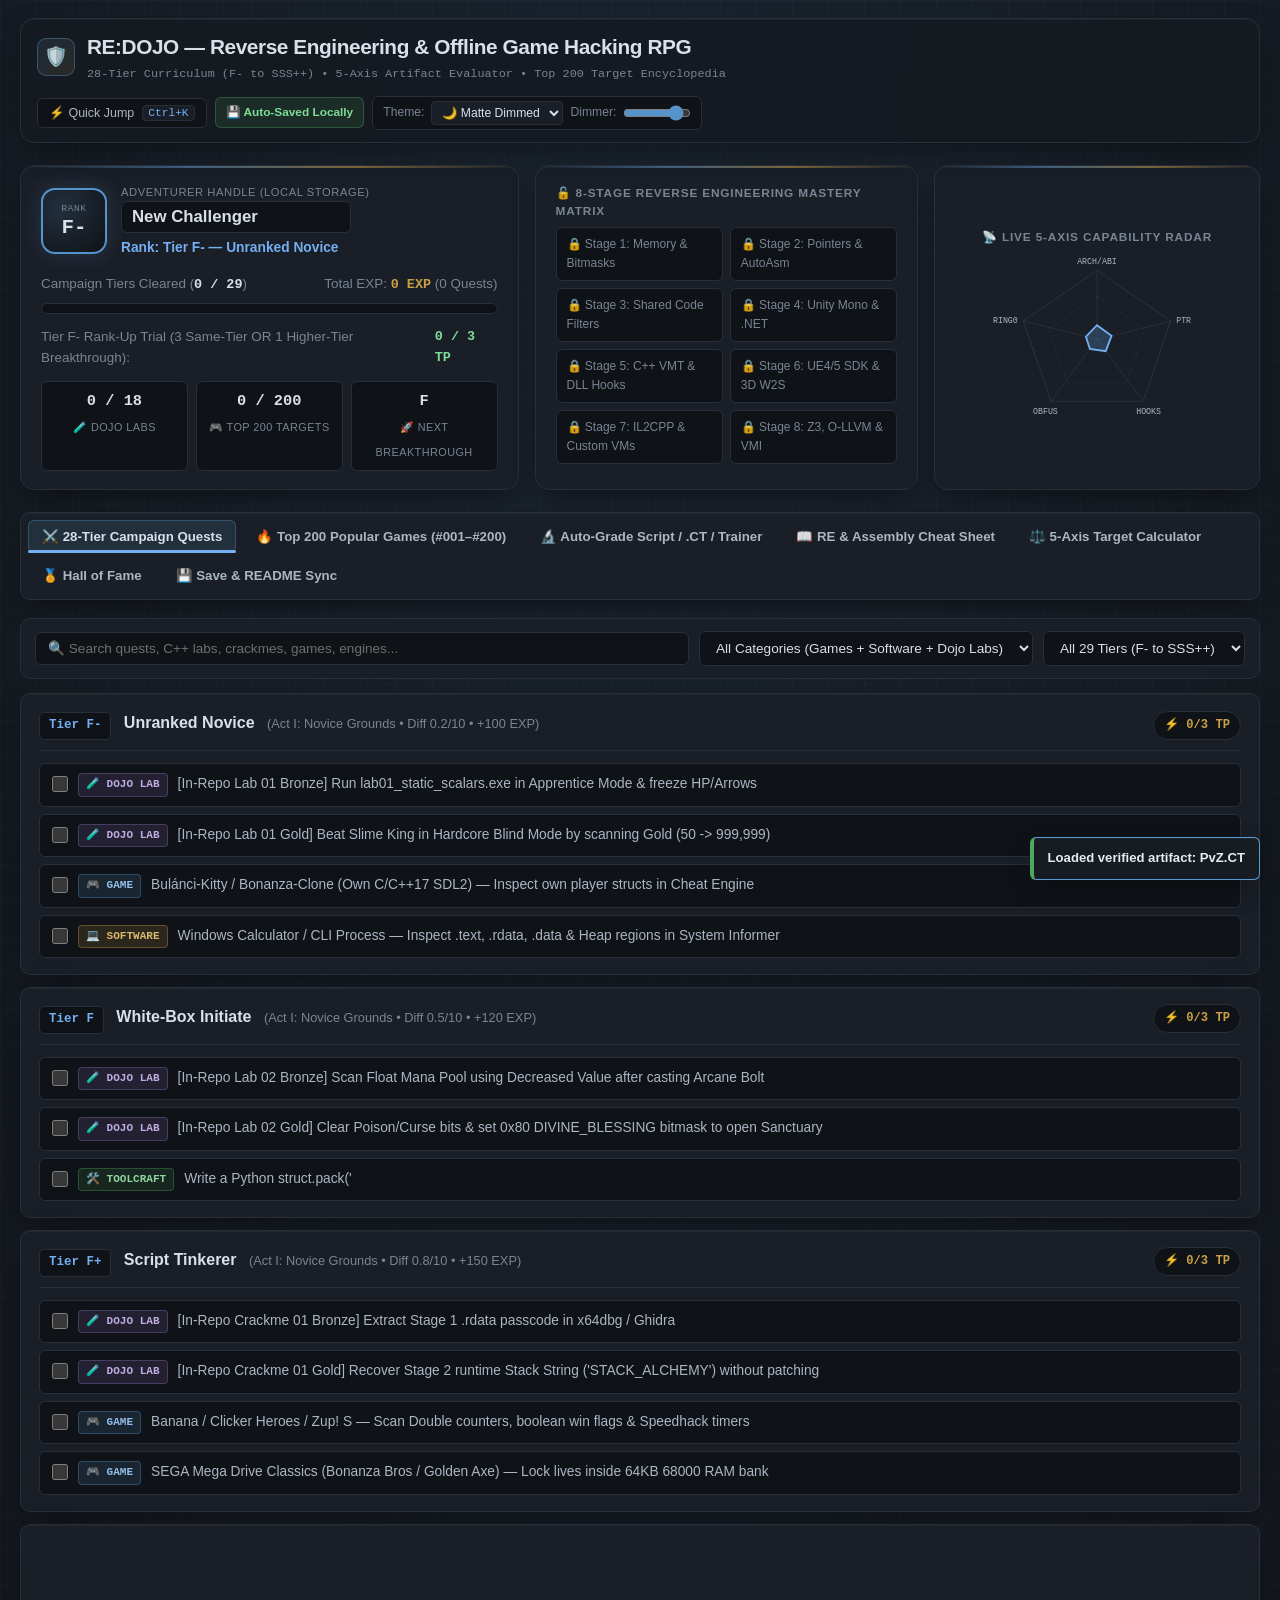
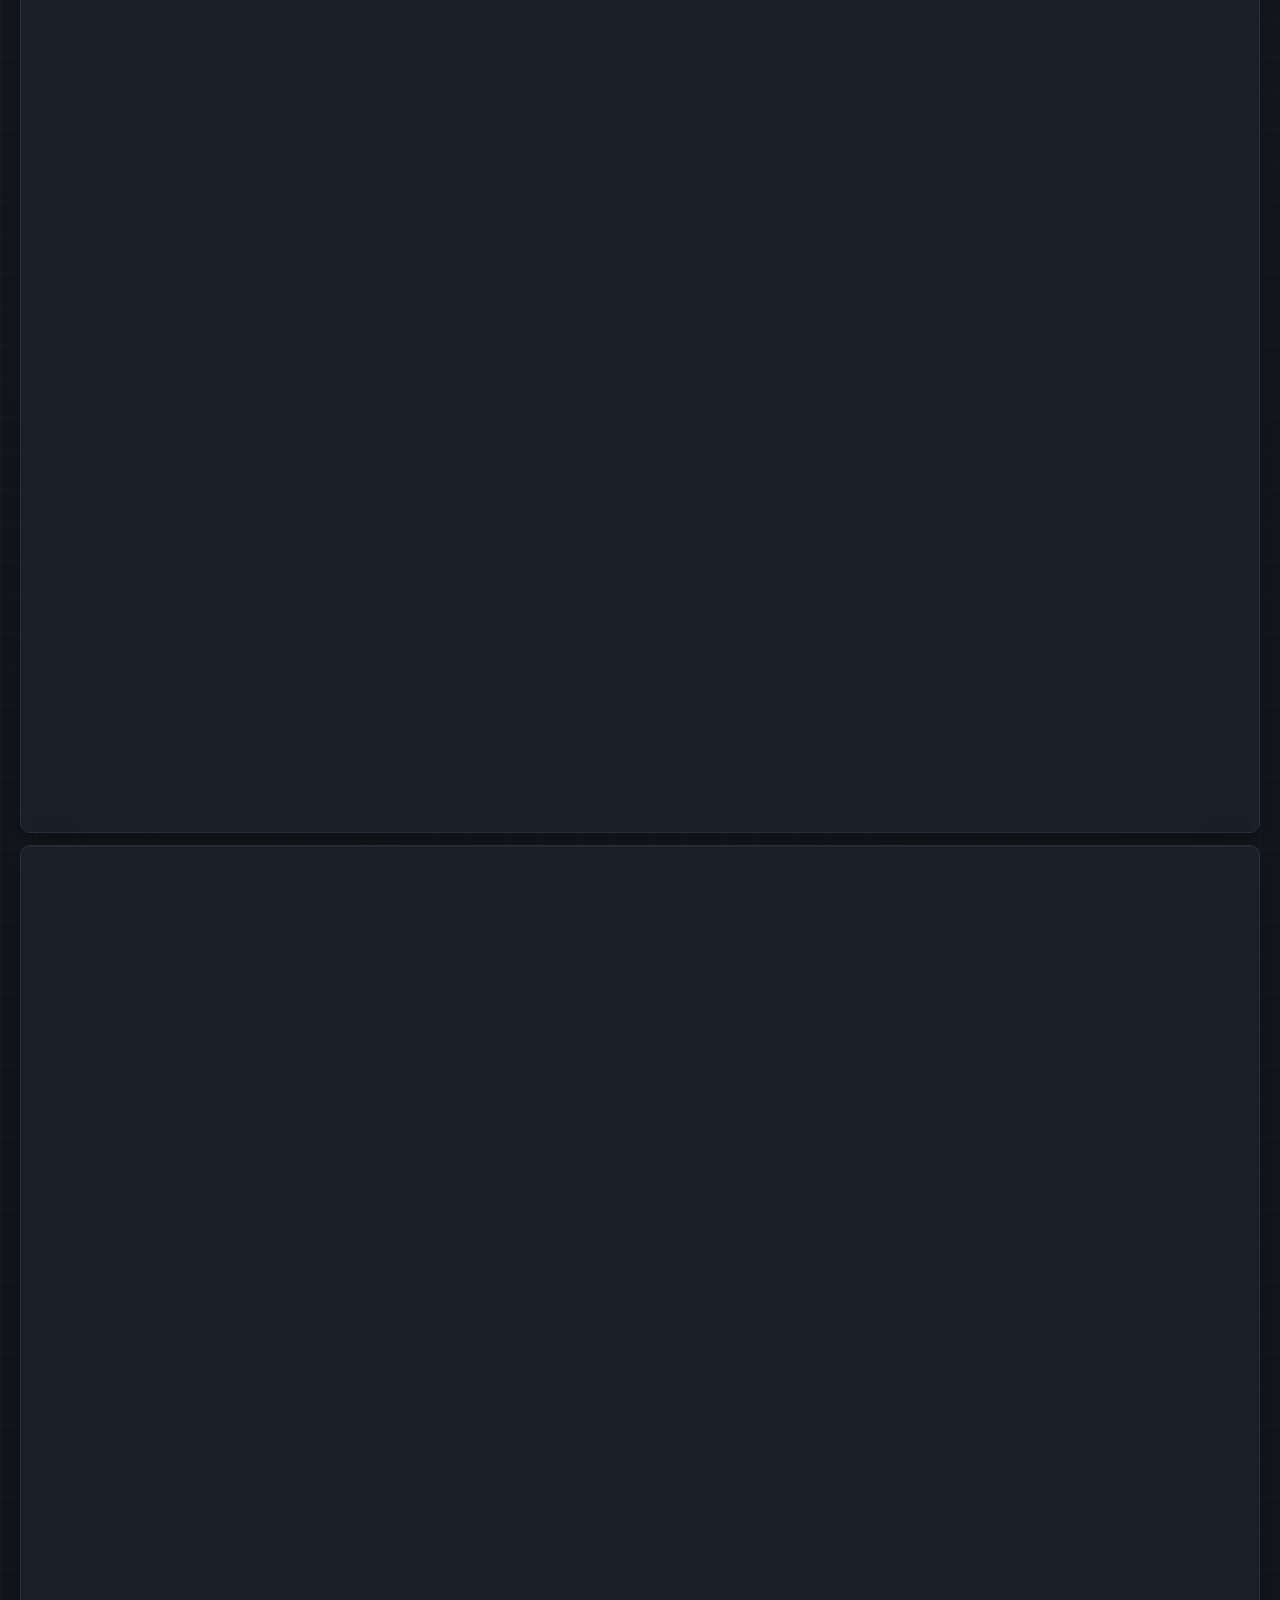
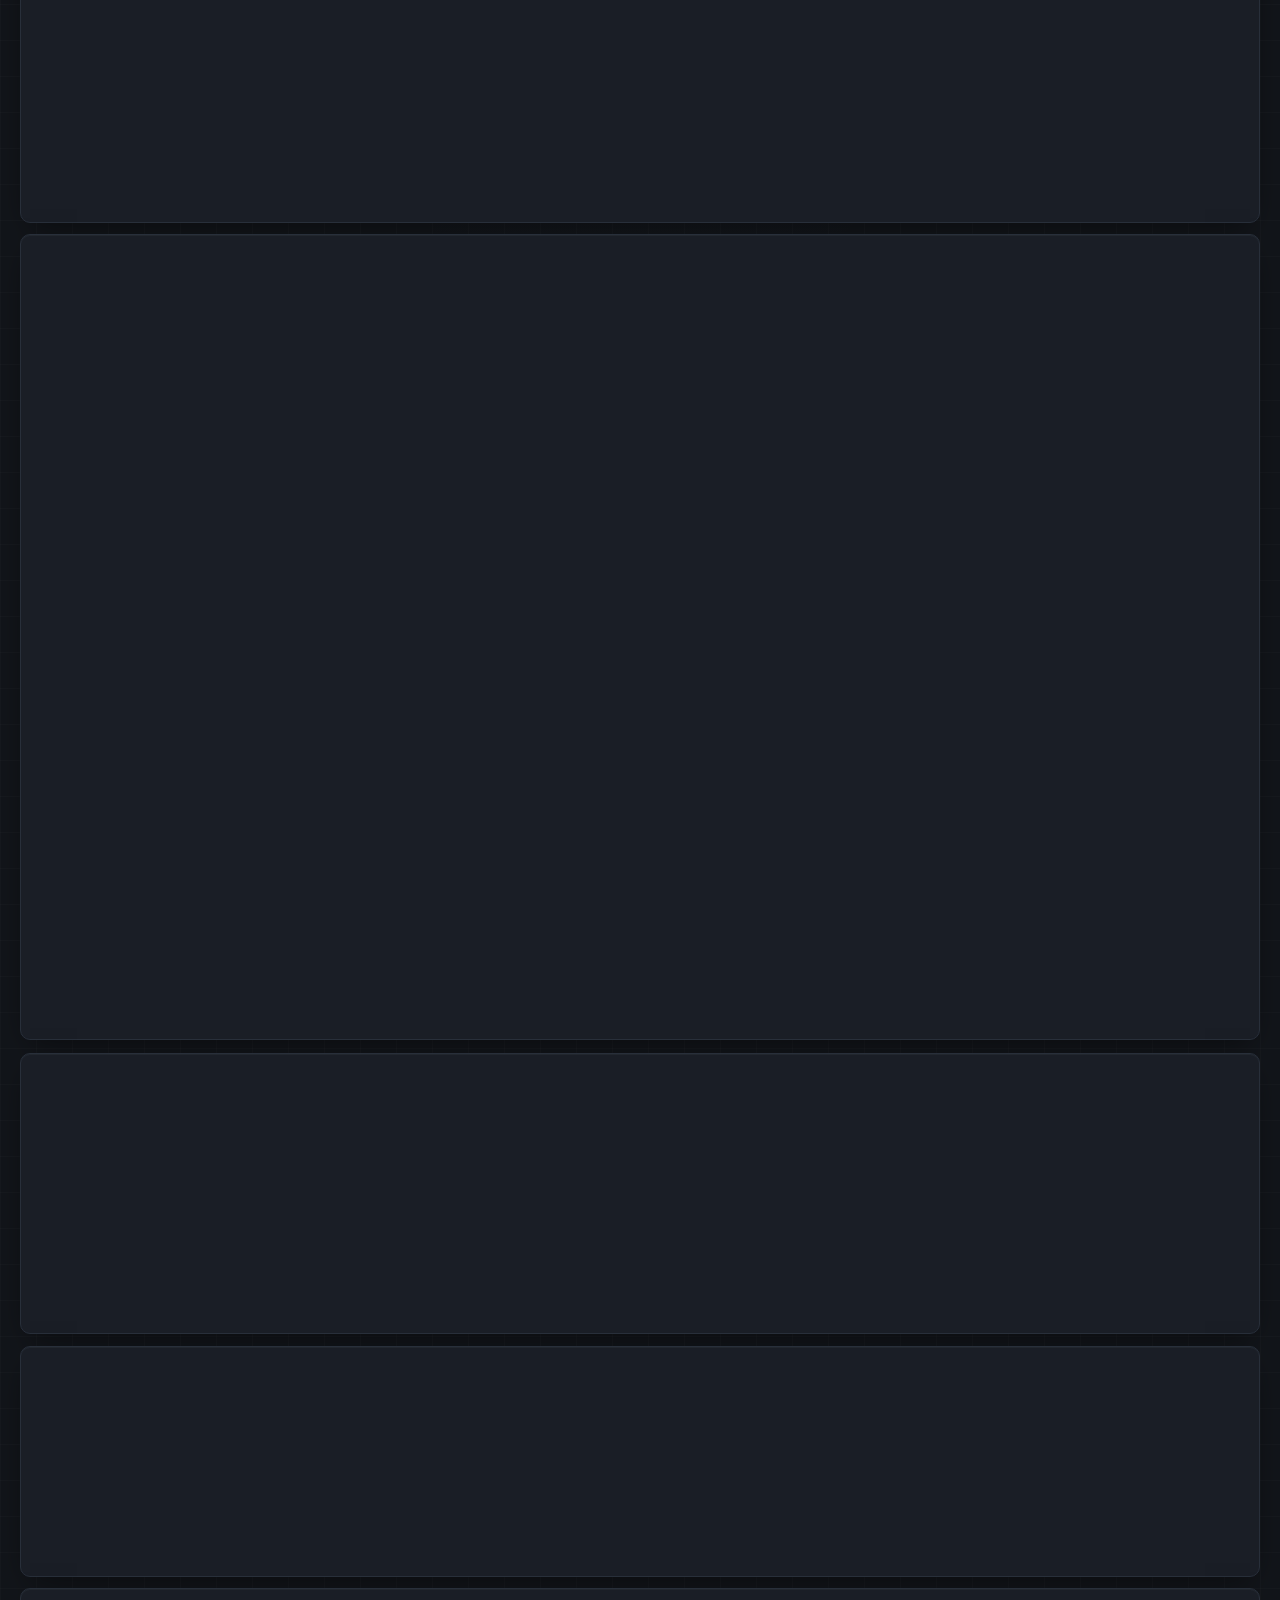
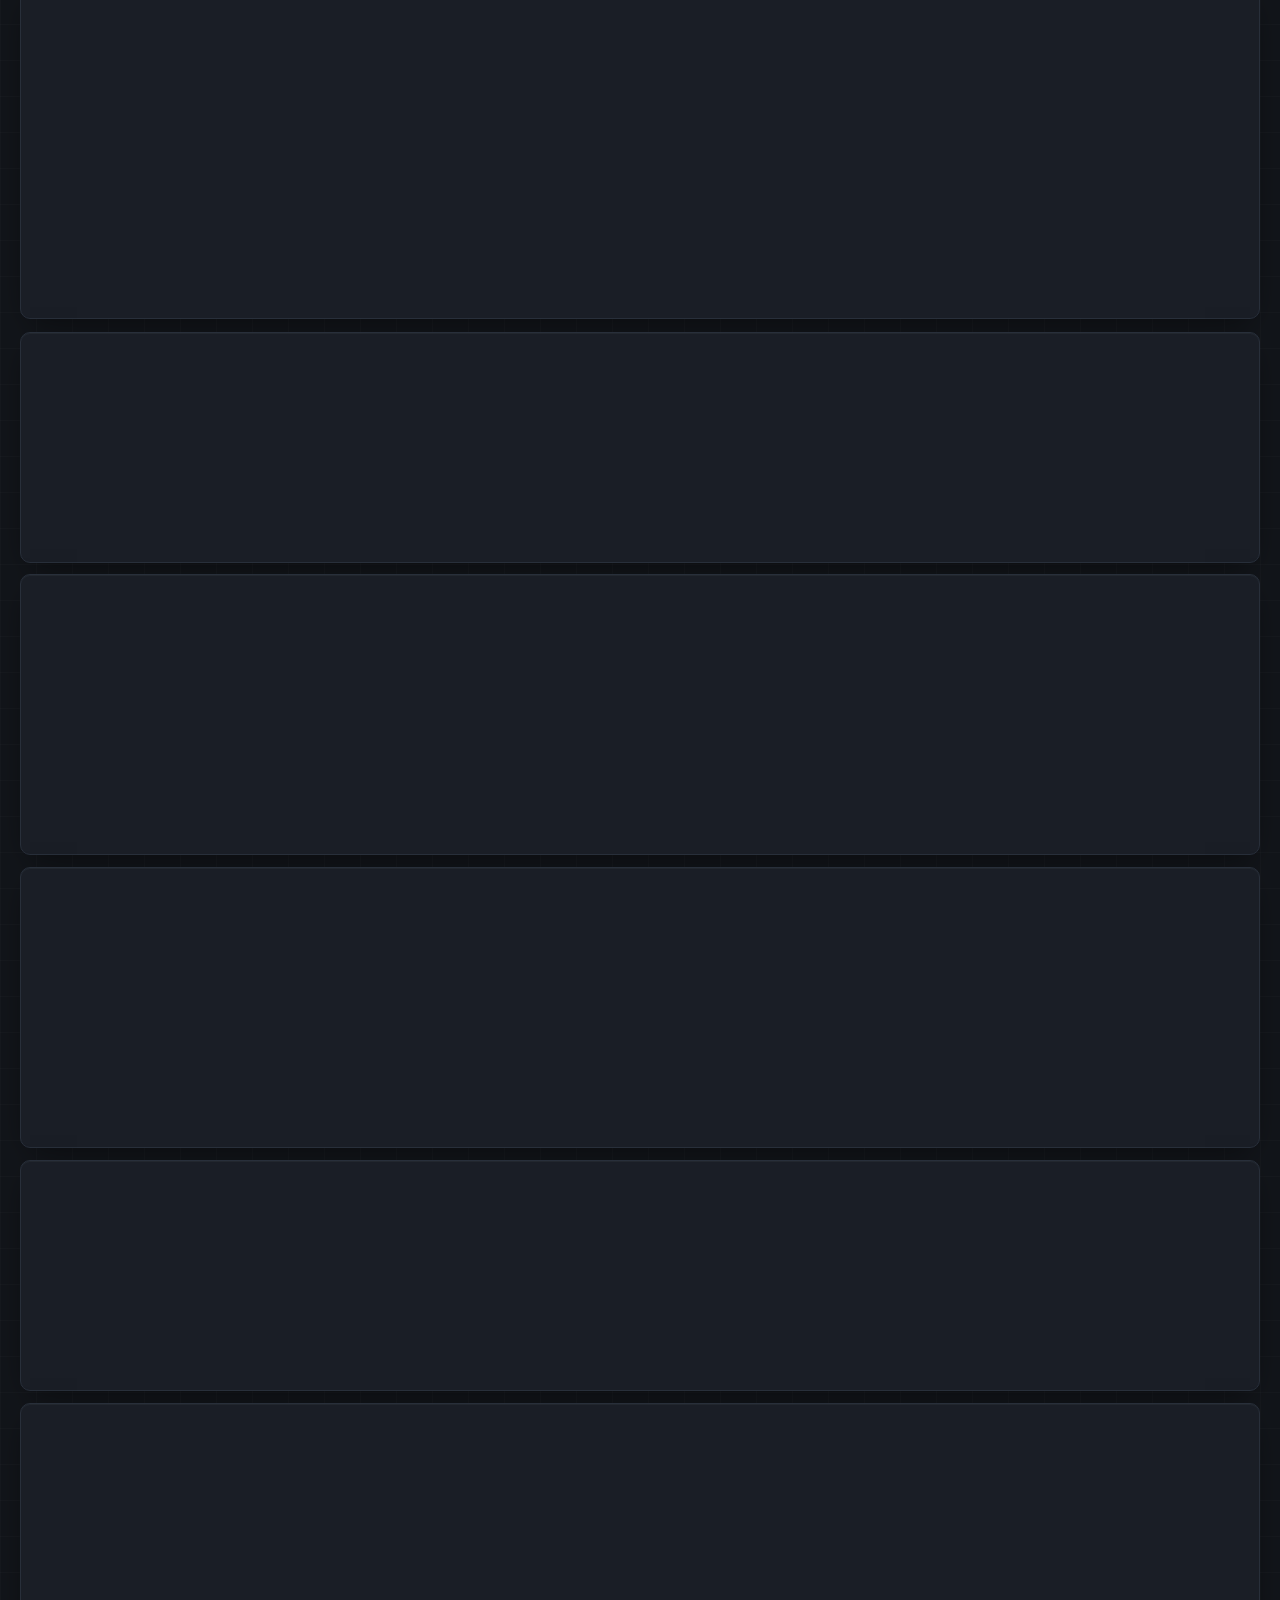
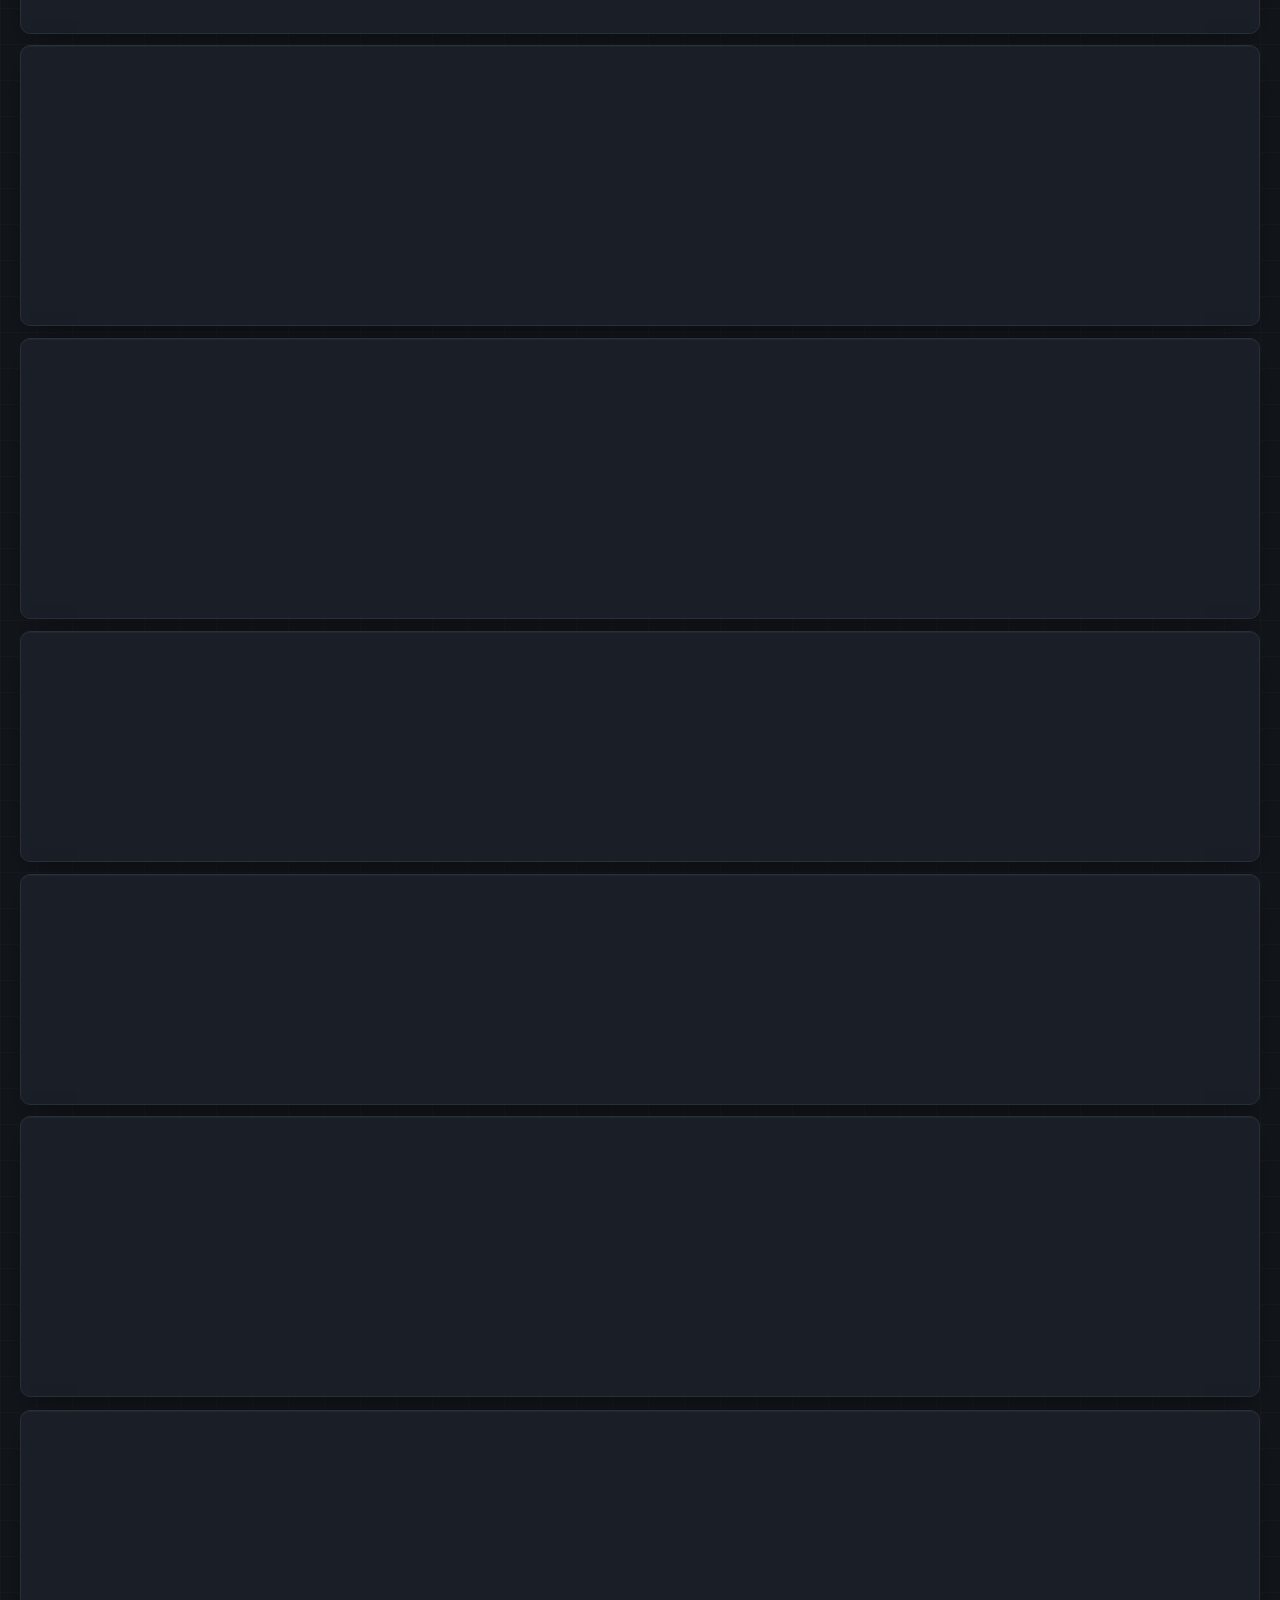
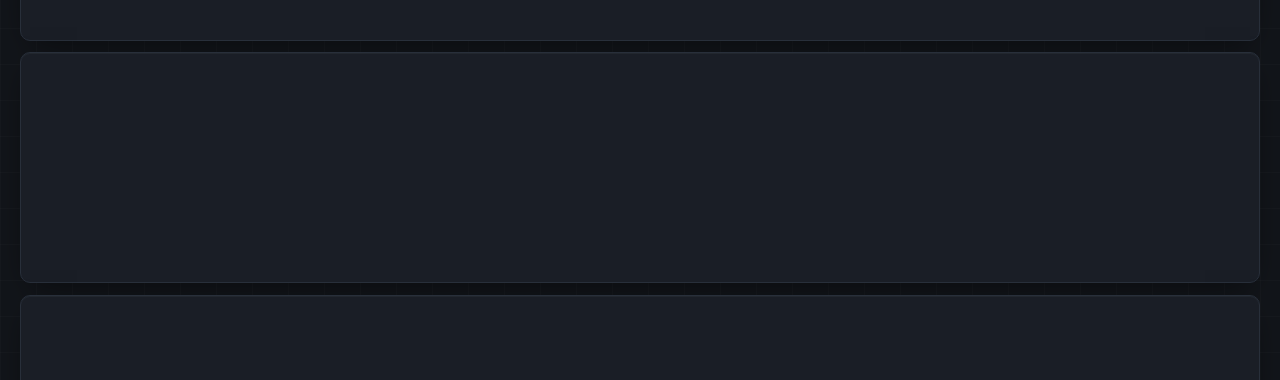
<file: docs/index.html>
<!DOCTYPE html>
<html lang="en" data-theme="dimmed">
<head>
  <meta charset="UTF-8" />
  <meta name="viewport" content="width=device-width, initial-scale=1.0" />
  <meta name="description" content="RE:DOJO — Awwwards-Inspired Reverse Engineering, Binary Auditing & Offline Game Hacking RPG Progression Engine (F- to SSS++)" />
  <meta name="theme-color" content="#14171c" />
  <title>🛡️ RE:DOJO — Reverse Engineering & Offline Game Hacking RPG</title>
  <link rel="icon" href="data:image/svg+xml,<svg xmlns='http://www.w3.org/2000/svg' viewBox='0 0 100 100'><text y='.9em' font-size='90'>🛡️</text></svg>" />
  <style>
    /* =========================================================================
       1. AWWWARDS CYBER-TACTICAL DESIGN SYSTEM & OKLCH/MATTE COLOR TOKENS
       ========================================================================= */
    :root, [data-theme="dimmed"] {
      --bg-dark: #12151a;
      --bg-elevated: #171b22;
      --bg-card: #1b2028;
      --bg-input: #101318;
      --bg-hover: #222833;
      --border: #2a313d;
      --border-subtle: rgba(255, 255, 255, 0.06);
      --border-glow: rgba(91, 155, 213, 0.42);
      --accent: #5b9bd5;
      --accent-bright: #79b8ff;
      --accent-soft: rgba(91, 155, 213, 0.14);
      --gold: #d4a74a;
      --gold-soft: rgba(212, 167, 74, 0.14);
      --green: #4ca960;
      --green-bright: #85e89d;
      --green-soft: rgba(76, 169, 96, 0.14);
      --purple: #9378c9;
      --text: #b4c0ce;
      --heading: #e4ecf4;
      --muted: #7f8c9b;
      --shadow-card: 0 10px 30px -10px rgba(0, 0, 0, 0.55), 0 1px 0 0 rgba(255, 255, 255, 0.04) inset;
      --radius-lg: 14px;
      --radius-md: 10px;
      --radius-sm: 6px;
      --font-sans: 'Inter', -apple-system, BlinkMacSystemFont, 'Segoe UI', Roboto, sans-serif;
      --font-mono: 'JetBrains Mono', 'Cascadia Code', 'Fira Code', 'Consolas', monospace;
    }
    [data-theme="carbon"] {
      --bg-dark: #090b0e;
      --bg-elevated: #0f1217;
      --bg-card: #13171d;
      --bg-input: #07090b;
      --bg-hover: #1a2028;
      --border: #222832;
      --border-subtle: rgba(255, 255, 255, 0.05);
      --border-glow: rgba(88, 166, 255, 0.45);
      --accent: #4c8fd1;
      --accent-bright: #79c0ff;
      --accent-soft: rgba(76, 143, 209, 0.14);
      --gold: #c69739;
      --gold-soft: rgba(198, 151, 57, 0.14);
      --green: #429954;
      --green-bright: #7ee787;
      --green-soft: rgba(66, 153, 84, 0.13);
      --purple: #8468ba;
      --text: #a5b2c0;
      --heading: #dbe4ee;
      --muted: #727f8e;
      --shadow-card: 0 12px 34px -10px rgba(0, 0, 0, 0.78), 0 1px 0 0 rgba(255, 255, 255, 0.04) inset;
    }
    [data-theme="sepia"] {
      --bg-dark: #171512;
      --bg-elevated: #1e1b17;
      --bg-card: #221f1a;
      --bg-input: #12100e;
      --bg-hover: #2b2721;
      --border: #363028;
      --border-subtle: rgba(255, 245, 230, 0.05);
      --border-glow: rgba(114, 156, 184, 0.4);
      --accent: #729cb8;
      --accent-bright: #97bed8;
      --accent-soft: rgba(114, 156, 184, 0.15);
      --gold: #c79848;
      --gold-soft: rgba(199, 152, 72, 0.15);
      --green: #619c64;
      --green-bright: #94d297;
      --green-soft: rgba(97, 156, 100, 0.14);
      --purple: #9679a8;
      --text: #bfb6a9;
      --heading: #e2d9cc;
      --muted: #8c8377;
      --shadow-card: 0 10px 30px -10px rgba(0, 0, 0, 0.6), 0 1px 0 0 rgba(255, 245, 230, 0.04) inset;
    }

    *, *::before, *::after { box-sizing: border-box; margin: 0; padding: 0; }
    html { scroll-behavior: smooth; color-scheme: dark; }

    body {
      font-family: var(--font-sans);
      background-color: var(--bg-dark);
      background-image:
        radial-gradient(ellipse 80% 50% at 50% -15%, var(--accent-soft), transparent),
        linear-gradient(to right, rgba(255, 255, 255, 0.015) 1px, transparent 1px),
        linear-gradient(to bottom, rgba(255, 255, 255, 0.015) 1px, transparent 1px);
      background-size: 100% 100%, 36px 36px, 36px 36px;
      color: var(--text);
      min-height: 100vh;
      line-height: 1.58;
      padding-bottom: 80px;
      transition: background-color 0.2s, color 0.2s;
    }

    /* Skip link & WCAG 2.2 AA Focus States */
    .skip-link {
      position: absolute; top: -100px; left: 16px; z-index: 9999;
      background: var(--accent); color: #fff; padding: 8px 14px; border-radius: var(--radius-sm);
      font-weight: 700; text-decoration: none;
    }
    .skip-link:focus { top: 12px; }
    :focus-visible {
      outline: 2px solid var(--accent-bright);
      outline-offset: 2px;
    }

    .container { max-width: 1320px; margin: 0 auto; padding: 18px 20px; }

    /* =========================================================================
       2. STICKY CYBER-HUD TOPBAR & COMMAND PALETTE TRIGGER
       ========================================================================= */
    header.hud-bar {
      position: sticky; top: 0; z-index: 50;
      display: flex; flex-wrap: wrap; justify-content: space-between; align-items: center;
      gap: 12px; margin-bottom: 22px; padding: 12px 16px;
      background: color-mix(in srgb, var(--bg-elevated) 86%, transparent);
      backdrop-filter: blur(14px);
      -webkit-backdrop-filter: blur(14px);
      border: 1px solid var(--border);
      border-radius: var(--radius-lg);
      box-shadow: var(--shadow-card);
    }
    .brand-cluster { display: flex; align-items: center; gap: 12px; flex-wrap: wrap; }
    .brand-emblem {
      width: 38px; height: 38px; border-radius: 9px;
      background: linear-gradient(135deg, var(--accent-soft), rgba(212, 167, 74, 0.12));
      border: 1px solid var(--border-glow);
      display: flex; align-items: center; justify-content: center;
      font-size: 1.2rem;
    }
    header h1 {
      font-size: clamp(1.05rem, 1.8vw, 1.3rem);
      color: var(--heading);
      font-weight: 800;
      letter-spacing: -0.02em;
    }
    .brand-sub {
      font-size: 0.74rem; color: var(--muted); font-family: var(--font-mono);
      display: block; margin-top: 1px;
    }
    .header-controls { display: flex; align-items: center; gap: 8px; flex-wrap: wrap; }
    .cmd-trigger {
      display: inline-flex; align-items: center; gap: 8px;
      background: var(--bg-input); color: var(--text);
      border: 1px solid var(--border); padding: 6px 11px; border-radius: var(--radius-sm);
      font-size: 0.78rem; cursor: pointer; font-family: inherit;
      transition: border-color 0.15s, background 0.15s;
    }
    .cmd-trigger:hover { border-color: var(--accent); background: var(--bg-hover); color: var(--heading); }
    .cmd-trigger kbd {
      font-family: var(--font-mono); font-size: 0.7rem; padding: 1px 5px;
      background: var(--bg-card); border: 1px solid var(--border); border-radius: 4px; color: var(--accent-bright);
    }
    .privacy-pill {
      font-size: 0.74rem; background: var(--green-soft); color: var(--green-bright);
      border: 1px solid rgba(76, 169, 96, 0.38); padding: 5px 10px; border-radius: var(--radius-sm);
      font-weight: 600;
    }
    .theme-ctrl {
      display: flex; align-items: center; gap: 7px; background: var(--bg-input);
      border: 1px solid var(--border); padding: 4px 10px; border-radius: var(--radius-sm);
      font-size: 0.76rem; color: var(--muted);
    }
    .theme-ctrl select {
      background: var(--bg-card); color: var(--heading); border: 1px solid var(--border);
      padding: 3px 6px; border-radius: 4px; font-size: 0.76rem; cursor: pointer;
    }
    .theme-ctrl input[type="range"] { width: 68px; accent-color: var(--accent); cursor: pointer; }

    /* =========================================================================
       3. BENTO TELEMETRY CHARACTER SHEET & 8-AXIS RADAR HUD
       ========================================================================= */
    .bento-hero {
      display: grid;
      grid-template-columns: 1.3fr 1fr 0.85fr;
      gap: 16px;
      margin-bottom: 22px;
    }
    @media (max-width: 1080px) { .bento-hero { grid-template-columns: 1fr 1fr; } }
    @media (max-width: 740px) { .bento-hero { grid-template-columns: 1fr; } }

    .bento-card {
      background: var(--bg-card);
      border: 1px solid var(--border);
      border-radius: var(--radius-lg);
      padding: 18px 20px;
      box-shadow: var(--shadow-card);
      position: relative;
      overflow: hidden;
    }
    .bento-card::after {
      content: "";
      position: absolute; top: 0; left: 0; right: 0; height: 2px;
      background: linear-gradient(90deg, transparent, var(--accent), var(--gold), transparent);
      opacity: 0.55;
    }
    .char-header { display: flex; align-items: center; gap: 14px; margin-bottom: 14px; flex-wrap: wrap; }
    .rank-orb {
      width: 66px; height: 66px; border-radius: 14px;
      background: radial-gradient(circle at 30% 30%, var(--accent-soft), var(--bg-input));
      border: 2px solid var(--accent);
      box-shadow: 0 0 20px rgba(91, 155, 213, 0.22);
      display: flex; flex-direction: column; align-items: center; justify-content: center;
      font-family: var(--font-mono);
    }
    .rank-orb-label { font-size: 0.58rem; color: var(--muted); text-transform: uppercase; letter-spacing: 0.08em; }
    .rank-orb-code { font-size: 1.3rem; font-weight: 800; color: var(--heading); line-height: 1.1; }
    .name-input {
      background: var(--bg-input); border: 1px solid var(--border); color: var(--heading);
      font-size: 1.05rem; font-weight: 700; padding: 5px 10px; border-radius: var(--radius-sm);
      width: 230px; transition: border-color 0.15s;
    }
    .name-input:focus { border-color: var(--accent); }
    .stat-row { display: flex; justify-content: space-between; font-size: 0.84rem; margin: 5px 0; color: var(--muted); }
    .stat-row strong { color: var(--heading); font-family: var(--font-mono); }
    .progress-track {
      width: 100%; height: 11px; background: var(--bg-input); border-radius: 999px;
      overflow: hidden; border: 1px solid var(--border); margin: 8px 0 12px;
    }
    .progress-fill {
      height: 100%;
      background: linear-gradient(90deg, var(--accent), var(--green));
      width: 0%;
      transition: width 0.35s cubic-bezier(0.22, 1, 0.36, 1);
    }
    .telemetry-pills {
      display: grid; grid-template-columns: repeat(3, 1fr); gap: 8px; margin-top: 12px;
    }
    .tele-pill {
      background: var(--bg-input); border: 1px solid var(--border); border-radius: var(--radius-sm);
      padding: 7px 9px; text-align: center;
    }
    .tele-pill .val { font-family: var(--font-mono); font-size: 0.96rem; font-weight: 800; color: var(--heading); display: block; }
    .tele-pill .lbl { font-size: 0.68rem; color: var(--muted); text-transform: uppercase; letter-spacing: 0.04em; }

    .skill-grid {
      display: grid; grid-template-columns: 1fr 1fr; gap: 7px; align-content: start;
    }
    .skill-chip {
      font-size: 0.75rem; padding: 7px 10px; border-radius: var(--radius-sm);
      background: var(--bg-input); border: 1px solid var(--border); color: var(--muted);
      display: flex; align-items: center; gap: 6px; transition: transform 0.15s, border-color 0.15s;
    }
    .skill-chip.unlocked {
      border-color: rgba(76, 169, 96, 0.5); color: var(--green-bright); background: var(--green-soft);
      font-weight: 600;
    }
    .radar-wrap {
      display: flex; flex-direction: column; align-items: center; justify-content: center; height: 100%;
    }
    .radar-title {
      font-size: 0.74rem; text-transform: uppercase; letter-spacing: 0.07em;
      color: var(--muted); margin-bottom: 6px; font-weight: 700;
    }

    /* =========================================================================
       4. CSS ANCHOR POSITIONING TABS + SAME-DOCUMENT VIEW TRANSITIONS
          (Modern Web Guidance: anchor-positioning-tab-underline & same-document-transitions)
       ========================================================================= */
    nav.tabs-nav { margin-bottom: 18px; }
    ul.tabs-list {
      list-style: none;
      display: flex;
      gap: 6px;
      flex-wrap: wrap;
      position: relative;
      background: var(--bg-card);
      padding: 7px;
      border-radius: var(--radius-md);
      border: 1px solid var(--border);
      box-shadow: var(--shadow-card);
    }
    ul.tabs-list::before {
      content: '';
      position: absolute;
      position-anchor: --active-tab;
      inset-block-start: calc(anchor(bottom) - 3px);
      inset-inline-start: anchor(left);
      inset-inline-end: anchor(right);
      block-size: 3px;
      background-color: var(--accent-bright);
      border-radius: 99px;
      z-index: 2;
      pointer-events: none;
    }
    @media (prefers-reduced-motion: no-preference) {
      ul.tabs-list::before {
        transition: inset .2s cubic-bezier(0.22, 1, 0.36, 1);
      }
    }
    .tab-btn {
      background: transparent; color: var(--text); border: 1px solid transparent;
      padding: 8px 13px; border-radius: var(--radius-sm); cursor: pointer;
      font-weight: 600; font-size: 0.83rem; font-family: inherit;
      transition: background 0.15s, color 0.15s;
    }
    .tab-btn:hover { background: var(--bg-hover); color: var(--heading); }
    .tab-btn[aria-selected="true"], .tab-btn.active {
      anchor-name: --active-tab;
      background: var(--accent-soft);
      color: var(--heading);
      border-color: rgba(91, 155, 213, 0.35);
    }
    @supports not (position-anchor: auto) {
      ul.tabs-list::before { display: none; }
      .tab-btn[aria-selected="true"], .tab-btn.active {
        border-bottom: 3px solid var(--accent-bright);
      }
    }

    /* View Transitions for Tab Switching */
    .tab-panel { display: none; view-transition-name: active-dojo-panel; }
    .tab-panel.active { display: block; }
    @media (prefers-reduced-motion: reduce) {
      ::view-transition-group(*),
      ::view-transition-old(*),
      ::view-transition-new(*) {
        animation-duration: 0.01ms !important;
      }
    }

    /* =========================================================================
       5. FILTER BARS, ENGINE CHIPS & OFF-SCREEN DEFERRED TIER CARDS
          (Modern Web Guidance: defer-rendering-heavy-content & interactions-in-complex-layouts)
       ========================================================================= */
    .filter-bar {
      display: flex; gap: 10px; flex-wrap: wrap; margin-bottom: 14px;
      background: var(--bg-card); padding: 12px 14px; border-radius: var(--radius-md);
      border: 1px solid var(--border); align-items: center;
    }
    .filter-bar input, .filter-bar select {
      background: var(--bg-input); color: var(--heading); border: 1px solid var(--border);
      padding: 8px 12px; border-radius: var(--radius-sm); font-size: 0.85rem; font-family: inherit;
    }
    .filter-bar input { flex: 1; min-width: 220px; }
    .chip-bar {
      display: flex; gap: 6px; flex-wrap: wrap; margin-bottom: 14px; align-items: center;
    }
    .chip-btn {
      background: var(--bg-input); color: var(--muted); border: 1px solid var(--border);
      padding: 5px 11px; border-radius: 999px; font-size: 0.75rem; font-weight: 600;
      cursor: pointer; transition: all 0.15s; font-family: inherit;
    }
    .chip-btn:hover { color: var(--heading); border-color: var(--accent); }
    .chip-btn.active {
      background: var(--accent-soft); color: var(--accent-bright); border-color: var(--accent);
    }

    /* Tier Cards + Off-screen content-visibility: auto with mandatory contain-intrinsic-size */
    .tier-card {
      background: var(--bg-card); border: 1px solid var(--border);
      border-radius: var(--radius-md); padding: 16px 18px; margin-bottom: 12px;
      box-shadow: var(--shadow-card);
      transition: border-color 0.2s;
    }
    .tier-card.deferred-tier {
      content-visibility: auto;
      contain-intrinsic-size: auto none auto 220px;
    }
    @supports not (content-visibility: auto) {
      .tier-card.deferred-tier {
        contain: layout style paint;
      }
    }
    .tier-card.cleared { border-color: rgba(76, 169, 96, 0.55); }
    .tier-top {
      display: flex; justify-content: space-between; align-items: center;
      flex-wrap: wrap; gap: 8px; margin-bottom: 12px; padding-bottom: 10px; border-bottom: 1px solid var(--border);
    }
    .tier-badge {
      display: inline-block; padding: 3px 9px; border-radius: 5px;
      font-weight: 800; font-size: 0.78rem; font-family: var(--font-mono);
      background: var(--bg-input); color: var(--accent-bright); border: 1px solid var(--border);
    }
    .tier-card.cleared .tier-badge {
      background: var(--green-soft); color: var(--green-bright); border-color: rgba(76, 169, 96, 0.45);
    }
    .tp-pill {
      font-size: 0.76rem; font-weight: 700; font-family: var(--font-mono);
      padding: 4px 10px; border-radius: 999px;
      background: var(--bg-input); border: 1px solid var(--border);
    }
    .quest-list { list-style: none; display: grid; gap: 7px; }
    .quest-item {
      display: flex; align-items: flex-start; gap: 10px; padding: 9px 12px;
      background: var(--bg-input); border: 1px solid var(--border); border-radius: var(--radius-sm);
      cursor: pointer; transition: background 0.14s, border-color 0.14s, transform 0.1s;
    }
    .quest-item:hover { background: var(--bg-hover); border-color: rgba(91, 155, 213, 0.4); }
    .quest-item.done { background: var(--green-soft); border-color: rgba(76, 169, 96, 0.42); }
    .quest-item input[type="checkbox"] {
      margin-top: 3px; width: 16px; height: 16px; accent-color: var(--green); cursor: pointer;
    }
    .q-tag {
      font-size: 0.69rem; font-weight: 700; padding: 2px 7px; border-radius: 4px;
      text-transform: uppercase; white-space: nowrap; border: 1px solid transparent;
      font-family: var(--font-mono);
    }
    .tag-dojo { background: rgba(147, 120, 201, 0.16); color: #c8b5ed; border-color: rgba(147, 120, 201, 0.35); }
    .tag-game { background: rgba(91, 155, 213, 0.15); color: #9ac8f5; border-color: rgba(91, 155, 213, 0.35); }
    .tag-soft { background: rgba(212, 167, 74, 0.15); color: #e6c373; border-color: rgba(212, 167, 74, 0.35); }
    .tag-tool { background: rgba(76, 169, 96, 0.15); color: #95e0a3; border-color: rgba(76, 169, 96, 0.35); }

    /* =========================================================================
       6. RESPONSIVE CONTAINER-QUERY TABLES WITH STICKY HEADERS & STACKED FALLBACK
          (Modern Web Guidance: responsive-table)
       ========================================================================= */
    .table-wrapper {
      container-type: inline-size;
      overflow: auto;
      max-inline-size: 100%;
      max-block-size: 680px;
      border: 1px solid var(--border);
      border-radius: var(--radius-md);
      background: var(--bg-input);
    }
    .table-wrapper table {
      width: 100%;
      border-collapse: collapse;
      font-size: 0.84rem;
    }
    .table-wrapper th,
    .table-wrapper td {
      padding: 10px 12px;
      border-bottom: 1px solid var(--border);
      text-align: start;
      vertical-align: top;
    }
    .table-wrapper thead {
      position: sticky;
      inset-block-start: 0;
      background: var(--bg-elevated);
      z-index: 2;
    }
    .table-wrapper thead th {
      color: var(--heading);
      font-weight: 700;
      border-bottom: 2px solid var(--border);
    }
    .table-wrapper tbody th {
      position: sticky;
      inset-inline-start: 0;
      background: var(--bg-card);
      color: var(--heading);
      z-index: 1;
    }
    .table-wrapper tbody tr:hover {
      background: var(--bg-hover);
    }
    @container (width < 600px) {
      .table-wrapper thead {
        display: none;
      }
      .table-wrapper tr {
        display: grid;
        padding: 0.75rem 1rem;
        border-block-end: 1px solid var(--border);
        gap: 4px;
      }
      .table-wrapper td,
      .table-wrapper tbody th {
        display: block;
        padding: 0.2rem 0;
        border: none;
        position: static;
        background: transparent;
      }
      .table-wrapper td::before {
        font-weight: 700;
        color: var(--accent-bright);
        font-family: var(--font-mono);
        font-size: 0.75rem;
      }
      .table-wrapper.top200-wrapper {
        --label-1: "Status";
        --label-2: "Rank";
        --label-3: "Game Title";
        --label-4: "Engine";
        --label-5: "Tier";
        --label-6: "Diff";
        --label-7: "RE Targets";
      }
      .table-wrapper.top200-wrapper td:nth-child(1)::before { content: var(--label-1) ": "; }
      .table-wrapper.top200-wrapper td:nth-child(2)::before { content: var(--label-2) ": "; }
      .table-wrapper.top200-wrapper td:nth-child(4)::before { content: var(--label-4) ": "; }
      .table-wrapper.top200-wrapper td:nth-child(5)::before { content: var(--label-5) ": "; }
      .table-wrapper.top200-wrapper td:nth-child(6)::before { content: var(--label-6) ": "; }
      .table-wrapper.top200-wrapper td:nth-child(7)::before { content: var(--label-7) ": "; }
    }

    /* =========================================================================
       7. BOXES, DRAG-AND-DROP AUTO-GRADER, COMMAND PALETTE & TOASTS
       ========================================================================= */
    .card-box {
      background: var(--bg-card); border: 1px solid var(--border);
      border-radius: var(--radius-lg); padding: 20px 22px; margin-bottom: 18px;
      box-shadow: var(--shadow-card);
    }
    .card-box h2 { font-size: 1.18rem; color: var(--heading); margin-bottom: 6px; letter-spacing: -0.01em; }
    .card-box h3 { font-size: 0.98rem; color: var(--heading); margin: 18px 0 8px; }
    .form-grid { display: grid; grid-template-columns: 1fr 1fr; gap: 14px; margin-top: 12px; }
    @media (max-width: 760px) { .form-grid { grid-template-columns: 1fr; } }
    .form-group label { display: block; font-size: 0.81rem; color: var(--muted); margin-bottom: 5px; font-weight: 600; }
    .form-group input, .form-group select, textarea {
      width: 100%; background: var(--bg-input); color: var(--heading); border: 1px solid var(--border);
      padding: 9px 11px; border-radius: var(--radius-sm); font-family: inherit; font-size: 0.86rem;
    }
    textarea {
      font-family: var(--font-mono); font-size: 0.79rem; min-height: 250px; resize: vertical; line-height: 1.5;
    }
    .drop-zone {
      border: 1.5px dashed var(--border);
      border-radius: var(--radius-md);
      padding: 12px 16px;
      margin-bottom: 14px;
      background: var(--bg-input);
      display: flex; align-items: center; justify-content: space-between; flex-wrap: wrap; gap: 10px;
      transition: border-color 0.15s, background 0.15s;
    }
    .drop-zone.dragover {
      border-color: var(--accent-bright);
      background: var(--accent-soft);
    }
    .btn {
      background: var(--accent); color: #fff; border: 1px solid var(--accent); padding: 8px 14px;
      border-radius: var(--radius-sm); font-weight: 600; font-size: 0.83rem; cursor: pointer;
      display: inline-flex; align-items: center; gap: 6px; font-family: inherit;
      transition: filter 0.15s, transform 0.1s;
    }
    .btn:hover { filter: brightness(1.1); }
    .btn:active { transform: translateY(1px); }
    .btn-outline {
      background: var(--bg-input); color: var(--text); border: 1px solid var(--border);
    }
    .btn-outline:hover { background: var(--bg-hover); border-color: var(--accent); color: var(--heading); filter: none; }
    pre {
      background: var(--bg-input); border: 1px solid var(--border); padding: 14px;
      border-radius: var(--radius-sm); overflow-x: auto; font-size: 0.8rem;
      font-family: var(--font-mono); color: var(--green-bright); margin-top: 10px; position: relative;
    }
    code {
      font-family: var(--font-mono); font-size: 0.8rem;
      background: var(--bg-input); padding: 2px 6px; border-radius: 4px; color: var(--accent-bright);
      border: 1px solid var(--border-subtle);
    }
    .axis-bar-row {
      display: grid; grid-template-columns: 195px 95px 1fr; gap: 10px; align-items: center;
      padding: 8px 11px; background: var(--bg-card); border: 1px solid var(--border);
      border-radius: var(--radius-sm); margin-bottom: 7px; font-size: 0.81rem;
    }
    @media (max-width: 720px) { .axis-bar-row { grid-template-columns: 1fr; } }

    /* Command Palette Modal (<dialog>) */
    dialog.cmd-dialog {
      margin: auto;
      width: min(640px, 92vw);
      background: var(--bg-elevated);
      color: var(--text);
      border: 1px solid var(--border-glow);
      border-radius: var(--radius-lg);
      box-shadow: 0 25px 60px rgba(0, 0, 0, 0.75);
      padding: 0;
      overflow: hidden;
    }
    dialog.cmd-dialog::backdrop {
      background: rgba(5, 7, 10, 0.72);
      backdrop-filter: blur(6px);
    }
    .cmd-header {
      display: flex; align-items: center; gap: 10px; padding: 12px 16px;
      border-bottom: 1px solid var(--border); background: var(--bg-input);
    }
    .cmd-header input {
      flex: 1; background: transparent; border: none; color: var(--heading);
      font-size: 0.95rem; font-family: inherit; outline: none;
    }
    .cmd-results {
      max-height: 360px; overflow-y: auto; padding: 8px; list-style: none;
    }
    .cmd-item {
      display: flex; justify-content: space-between; align-items: center; gap: 10px;
      padding: 9px 12px; border-radius: var(--radius-sm); cursor: pointer; font-size: 0.84rem;
    }
    .cmd-item:hover, .cmd-item:focus {
      background: var(--accent-soft); color: var(--heading); outline: none;
    }

    /* Toast Notification */
    .toast-region {
      position: fixed; bottom: 20px; right: 20px; z-index: 9000;
      display: flex; flex-direction: column; gap: 8px; pointer-events: none;
    }
    .toast-msg {
      background: var(--bg-elevated); color: var(--heading);
      border: 1px solid var(--accent); border-left: 4px solid var(--green);
      padding: 10px 14px; border-radius: var(--radius-sm);
      box-shadow: var(--shadow-card); font-size: 0.82rem; font-weight: 600;
      pointer-events: auto;
    }
  </style>
</head>
<body>
  <a href="#mainContent" class="skip-link">Skip to main content</a>

  <div class="container" id="appRoot">
    <!-- TOP STICKY HUD BAR -->
    <header class="hud-bar" role="banner">
      <div class="brand-cluster">
        <div class="brand-emblem" aria-hidden="true">🛡️</div>
        <div>
          <h1>RE:DOJO &mdash; Reverse Engineering &amp; Offline Game Hacking RPG</h1>
          <span class="brand-sub">28-Tier Curriculum (F- to SSS++) • 5-Axis Artifact Evaluator • Top 200 Target Encyclopedia</span>
        </div>
      </div>
      <div class="header-controls">
        <button type="button" class="cmd-trigger" onclick="openCmdPalette()" aria-label="Open Quick Command Palette">
          <span>⚡ Quick Jump</span>
          <kbd>Ctrl+K</kbd>
        </button>
        <span class="privacy-pill" id="saveStatusPill" role="status" aria-live="polite">💾 Auto-Saved Locally</span>
        <div class="theme-ctrl">
          <label for="themeSelect">Theme:</label>
          <select id="themeSelect" onchange="changeTheme(this.value)">
            <option value="dimmed">🌙 Matte Dimmed</option>
            <option value="carbon">🌑 OLED Carbon</option>
            <option value="sepia">☕ Warm Sepia</option>
          </select>
          <label for="brightnessRange">Dimmer:</label>
          <input type="range" id="brightnessRange" min="65" max="100" value="95" oninput="changeBrightness(this.value)" title="Adjust screen brightness" />
        </div>
      </div>
    </header>

    <main id="mainContent">
      <!-- BENTO TELEMETRY CHARACTER SHEET -->
      <section class="bento-hero" aria-label="Adventurer Progression Telemetry">
        <!-- Card 1: Rank & Campaign Progress -->
        <div class="bento-card">
          <div class="char-header">
            <div class="rank-orb" aria-live="polite">
              <span class="rank-orb-label">RANK</span>
              <span class="rank-orb-code" id="uiRankOrb">F-</span>
            </div>
            <div>
              <label for="uiPlayerName" style="font-size:0.7rem; color:var(--muted); display:block; letter-spacing:0.05em;">ADVENTURER HANDLE (LOCAL STORAGE)</label>
              <input type="text" id="uiPlayerName" class="name-input" value="New Challenger" />
              <div id="uiClassTitle" style="font-size:0.86rem; color:var(--accent-bright); font-weight:700; margin-top:4px;">
                Rank: Tier F- &mdash; White-Box Novice
              </div>
            </div>
          </div>
          <div class="stat-row">
            <span>Campaign Tiers Cleared (<strong id="uiTiersCleared">0 / 29</strong>)</span>
            <span>Total EXP: <strong id="uiTotalExp" style="color:var(--gold);">0 EXP</strong> (<span id="uiQuestsDone">0</span> Quests)</span>
          </div>
          <div class="progress-track" role="progressbar" aria-label="Campaign Tier Completion" aria-valuemin="0" aria-valuemax="100" id="uiProgressTrack">
            <div class="progress-fill" id="uiCampaignBar"></div>
          </div>
          <div class="stat-row">
            <span id="uiTrialLabel">Current Tier Trial (3 Same-Tier OR 1 Higher-Tier Breakthrough):</span>
            <strong id="uiTpStatus" style="color:var(--green-bright);">0 / 3 TP</strong>
          </div>
          <div class="telemetry-pills">
            <div class="tele-pill">
              <span class="val" id="teleDojoDone">0 / 18</span>
              <span class="lbl">🧪 Dojo Labs</span>
            </div>
            <div class="tele-pill">
              <span class="val" id="teleTop200Done">0 / 200</span>
              <span class="lbl">🎮 Top 200 Targets</span>
            </div>
            <div class="tele-pill">
              <span class="val" id="teleNextRank">F</span>
              <span class="lbl">🚀 Next Breakthrough</span>
            </div>
          </div>
        </div>

        <!-- Card 2: 8-Stage Mastery Matrix -->
        <div class="bento-card">
          <div class="radar-title">🔓 8-Stage Reverse Engineering Mastery Matrix</div>
          <div class="skill-grid" id="uiSkillGrid"></div>
        </div>

        <!-- Card 3: Live SVG Skill Radar Telemetry -->
        <div class="bento-card radar-wrap">
          <div class="radar-title">📡 Live 5-Axis Capability Radar</div>
          <svg id="skillRadarSvg" viewBox="0 0 220 190" width="210" height="175" role="img" aria-label="5-Axis Reverse Engineering Capability Radar">
            <polygon points="110,20 190,75 160,162 60,162 30,75" fill="none" stroke="rgba(255,255,255,0.1)" stroke-width="1" />
            <polygon points="110,48 162,84 142,142 78,142 58,84" fill="none" stroke="rgba(255,255,255,0.08)" stroke-width="1" stroke-dasharray="3,3" />
            <line x1="110" y1="95" x2="110" y2="20" stroke="rgba(255,255,255,0.08)" />
            <line x1="110" y1="95" x2="190" y2="75" stroke="rgba(255,255,255,0.08)" />
            <line x1="110" y1="95" x2="160" y2="162" stroke="rgba(255,255,255,0.08)" />
            <line x1="110" y1="95" x2="60" y2="162" stroke="rgba(255,255,255,0.08)" />
            <line x1="110" y1="95" x2="30" y2="75" stroke="rgba(255,255,255,0.08)" />
            <polygon id="radarDataPoly" points="110,70 135,88 125,118 95,118 85,88" fill="rgba(91, 155, 213, 0.28)" stroke="#79b8ff" stroke-width="2" />
            <text x="110" y="13" text-anchor="middle" fill="#b4c0ce" font-size="9" font-family="monospace">ARCH/ABI</text>
            <text x="196" y="77" text-anchor="start" fill="#b4c0ce" font-size="9" font-family="monospace">PTR</text>
            <text x="166" y="176" text-anchor="middle" fill="#b4c0ce" font-size="9" font-family="monospace">HOOKS</text>
            <text x="54" y="176" text-anchor="middle" fill="#b4c0ce" font-size="9" font-family="monospace">OBFUS</text>
            <text x="24" y="77" text-anchor="end" fill="#b4c0ce" font-size="9" font-family="monospace">RING0</text>
          </svg>
        </div>
      </section>

      <!-- NAVIGATION TABS (CSS Anchor Positioning + Accessible ARIA Tablist) -->
      <nav class="tabs-nav" aria-label="Primary Workspace Sections">
        <ul class="tabs-list" role="tablist">
          <li role="presentation"><button type="button" role="tab" id="tabbtn-quests" aria-selected="true" aria-controls="tab-quests" class="tab-btn active" onclick="switchTab('quests', this)">⚔️ 28-Tier Campaign Quests</button></li>
          <li role="presentation"><button type="button" role="tab" id="tabbtn-top200" aria-selected="false" aria-controls="tab-top200" class="tab-btn" onclick="switchTab('top200', this)">🔥 Top 200 Popular Games (#001–#200)</button></li>
          <li role="presentation"><button type="button" role="tab" id="tabbtn-autograde" aria-selected="false" aria-controls="tab-autograde" class="tab-btn" onclick="switchTab('autograde', this)">🔬 Auto-Grade Script / .CT / Trainer</button></li>
          <li role="presentation"><button type="button" role="tab" id="tabbtn-cheatsheet" aria-selected="false" aria-controls="tab-cheatsheet" class="tab-btn" onclick="switchTab('cheatsheet', this)">📖 RE &amp; Assembly Cheat Sheet</button></li>
          <li role="presentation"><button type="button" role="tab" id="tabbtn-adder" aria-selected="false" aria-controls="tab-adder" class="tab-btn" onclick="switchTab('adder', this)">⚖️ 5-Axis Target Calculator</button></li>
          <li role="presentation"><button type="button" role="tab" id="tabbtn-scoreboard" aria-selected="false" aria-controls="tab-scoreboard" class="tab-btn" onclick="switchTab('scoreboard', this)">🏅 Hall of Fame</button></li>
          <li role="presentation"><button type="button" role="tab" id="tabbtn-sync" aria-selected="false" aria-controls="tab-sync" class="tab-btn" onclick="switchTab('sync', this)">💾 Save &amp; README Sync</button></li>
        </ul>
      </nav>

      <!-- TAB 1: QUEST LOG -->
      <section id="tab-quests" role="tabpanel" aria-labelledby="tabbtn-quests" class="tab-panel active">
        <h2 id="heading-quests" tabindex="-1" style="position:absolute; width:1px; height:1px; overflow:hidden; clip:rect(0,0,0,0);">28-Tier Campaign Quests</h2>
        <div class="filter-bar">
          <input type="text" id="searchBox" aria-label="Search campaign quests" placeholder="🔍 Search quests, C++ labs, crackmes, games, engines..." oninput="renderTiers()" />
          <select id="catFilter" aria-label="Filter by quest category" onchange="renderTiers()">
            <option value="ALL">All Categories (Games + Software + Dojo Labs)</option>
            <option value="DOJO">🧪 In-Repo C++ Labs &amp; Crackmes (18)</option>
            <option value="GAME">🎮 Offline Games</option>
            <option value="SOFT">💻 Software &amp; Binary Auditing</option>
            <option value="TOOL">🛠️ Toolcraft &amp; Scripting</option>
          </select>
          <select id="statusFilter" aria-label="Filter by tier completion status" onchange="renderTiers()">
            <option value="ALL">All 29 Tiers (F- to SSS++)</option>
            <option value="LOCKED">Incomplete Tiers Only</option>
            <option value="CLEARED">Cleared Tiers Only</option>
          </select>
        </div>
        <div id="tiersContainer"></div>
      </section>

      <!-- TAB 2: TOP 200 POPULAR GAMES -->
      <section id="tab-top200" role="tabpanel" aria-labelledby="tabbtn-top200" class="tab-panel">
        <div class="card-box">
          <h2 id="heading-top200" tabindex="-1">🔥 Top 200 Most Popular &amp; Iconic Games for Reverse Engineering (#001 – #200)</h2>
          <p style="color:var(--muted); font-size:0.86rem; margin-top:4px; margin-bottom:12px;">
            Check off any game from the Top 200 as you reverse engineer it! Every checked game automatically awards EXP for its Tier and counts toward your <strong>Breakthrough Rank-Up Trial (3 TP)</strong>.
          </p>
          <div class="filter-bar" style="margin-bottom:10px;">
            <input type="text" id="top200Search" aria-label="Filter Top 200 games" placeholder="🔍 Filter by game title, engine (Unity, Unreal, Source, C++, IL2CPP), or target struct..." oninput="renderTop200()" />
            <select id="top200TierFilter" aria-label="Filter Top 200 by tier bracket" onchange="renderTop200()">
              <option value="ALL">All Tiers (F+ to SSS+)</option>
              <option value="NOVICE">F+ / E-- / E- / E / E+ (Novice: 0.5 – 2.4)</option>
              <option value="FRONTIER">D- / D / D+ (32-Bit Frontier: 2.5 – 3.6)</option>
              <option value="MANAGED">C- / C / C+ (Managed / Mono: 3.7 – 4.9)</option>
              <option value="AAA">B- / B / B+ (AAA Engines: 5.0 – 6.1)</option>
              <option value="MODERN">A- / A / A+ (UE4/5 &amp; IL2CPP: 6.2 – 7.3)</option>
              <option value="ELITE">S- to SSS+ (Elite &amp; Symbolic: 7.4 – 9.8)</option>
            </select>
          </div>
          <!-- Quick Engine Filter Chips -->
          <div class="chip-bar" role="group" aria-label="Quick Engine Filter Chips">
            <span style="font-size:0.75rem; color:var(--muted); margin-right:4px;">Engine Filter:</span>
            <button type="button" class="chip-btn active" onclick="setEngineChip('', this)">All Engines (200)</button>
            <button type="button" class="chip-btn" onclick="setEngineChip('Unity', this)">Unity / Mono</button>
            <button type="button" class="chip-btn" onclick="setEngineChip('IL2CPP', this)">IL2CPP</button>
            <button type="button" class="chip-btn" onclick="setEngineChip('Unreal', this)">Unreal Engine</button>
            <button type="button" class="chip-btn" onclick="setEngineChip('Source', this)">Source Engine</button>
            <button type="button" class="chip-btn" onclick="setEngineChip('Creation', this)">Creation / Bethesda</button>
            <button type="button" class="chip-btn" onclick="setEngineChip('REDengine', this)">REDengine / CDPR</button>
            <button type="button" class="chip-btn" onclick="setEngineChip('FromSoftware', this)">FromSoftware</button>
            <button type="button" class="chip-btn" onclick="setEngineChip('GameMaker', this)">GameMaker / XNA</button>
          </div>

          <div tabindex="0" role="region" aria-labelledby="heading-top200" class="table-wrapper top200-wrapper">
            <table>
              <thead>
                <tr>
                  <th scope="col" style="width:48px;">Done</th>
                  <th scope="col" style="width:58px;">#</th>
                  <th scope="col" style="width:210px;">Game Title</th>
                  <th scope="col" style="width:190px;">Engine &amp; Architecture</th>
                  <th scope="col" style="width:72px;">Tier</th>
                  <th scope="col" style="width:85px;">Difficulty</th>
                  <th scope="col">🎯 What to Search &amp; Reverse (Structs, Offsets, Classes &amp; Hooks)</th>
                </tr>
              </thead>
              <tbody id="top200Body"></tbody>
            </table>
          </div>
        </div>
      </section>

      <!-- TAB 3: AUTO-GRADER FOR .CT / SCRIPTS / TRAINERS -->
      <section id="tab-autograde" role="tabpanel" aria-labelledby="tabbtn-autograde" class="tab-panel">
        <div class="card-box">
          <h2 id="heading-autograde" tabindex="-1">🔬 Automated Artifact Tier &amp; Difficulty Grader (<code>.CT</code> / Trainers / DLLs / Scripts)</h2>
          <p style="color:var(--muted); font-size:0.86rem; margin-top:4px; margin-bottom:12px;">
            Drag &amp; drop or upload any file (<code>.CT</code>, <code>.CEA</code>, <code>.cpp</code>, <code>.hpp</code>, <code>.cs</code>, <code>.py</code>) or click one of the verified repository artifacts below. The static AST/regex analyzer inspects Cheat Engine XML pointer trees, struct displacements, assembly instructions (<code>aobscanmodule</code>, <code>alloc</code>, <code>movsxd</code>, shared-code <code>cmp</code> filters), Win32/VMT/Z3 calls, and computes the exact <strong>5-Axis Score (<code>0.5 – 10.0</code>)</strong> and <strong>RPG Tier</strong>!
          </p>

          <div class="drop-zone" id="artifactDropzone">
            <div style="display:flex; align-items:center; gap:10px; flex-wrap:wrap;">
              <label class="btn" style="cursor:pointer;">
                📂 Upload or Drop Artifact (.CT / .cpp / .py / .cs)
                <input type="file" id="artifactFileInput" accept=".ct,.cea,.asm,.cpp,.c,.hpp,.h,.cs,.py,.txt" style="display:none;" onchange="handleArtifactUpload(this)" />
              </label>
              <span style="color:var(--muted); font-size:0.8rem;">Or inspect verified in-repo artifacts:</span>
            </div>
            <div style="display:flex; gap:6px; flex-wrap:wrap;">
              <button type="button" class="btn btn-outline" onclick="loadSampleArtifact('Dojo_Labs_Reference.CT')">📄 Dojo_Labs.CT</button>
              <button type="button" class="btn btn-outline" onclick="loadSampleArtifact('PvZ.CT')">📄 PvZ.CT (E+)</button>
              <button type="button" class="btn btn-outline" onclick="loadSampleArtifact('UnrealTournament_UT99.CT')">📄 UT99.CT (D)</button>
              <button type="button" class="btn btn-outline" onclick="loadSampleArtifact('isaac-ng.CT')">📄 isaac-ng.CT (C-)</button>
              <button type="button" class="btn btn-outline" onclick="loadSampleArtifact('StreetsOfRogue_v98.CT')">📄 StreetsOfRogue.CT (C)</button>
              <button type="button" class="btn btn-outline" onclick="loadSampleArtifact('dllmain_internal_hook.cpp')">📄 Internal DLL (B+)</button>
              <button type="button" class="btn btn-outline" onclick="loadSampleArtifact('crackme_solvers_and_z3_lab.py')">📄 Z3 &amp; VM Solver (A)</button>
            </div>
          </div>

          <div class="form-grid" style="grid-template-columns: 1fr 1.15fr;">
            <div>
              <label for="artifactCodeBox" style="font-size:0.8rem; color:var(--muted); display:block; margin-bottom:4px;">
                Artifact Source / XML Content (<span id="gradedFileName" style="color:var(--accent-bright); font-family:var(--font-mono);">PvZ.CT</span>):
              </label>
              <textarea id="artifactCodeBox" oninput="runAutoGrader()" placeholder="Paste your .CT XML table, Auto Assembler script, C++ trainer/DLL, or Python solver here..."></textarea>
            </div>
            <div>
              <div style="background:var(--bg-input); border:1px solid var(--border); border-radius:var(--radius-md); padding:16px;">
                <div style="display:flex; justify-content:space-between; align-items:center; flex-wrap:wrap; gap:8px; margin-bottom:12px; padding-bottom:10px; border-bottom:1px solid var(--border);">
                  <div>
                    <div style="font-size:0.72rem; color:var(--muted); letter-spacing:0.05em;">AUTOMATED ARTIFACT EVALUATION</div>
                    <div id="gradeTierHeadline" style="font-size:1.22rem; font-weight:800; color:var(--heading);">Tier E+ (Codecave Weaver)</div>
                  </div>
                  <div style="text-align:right;">
                    <div style="font-size:0.72rem; color:var(--muted); letter-spacing:0.05em;">DIFFICULTY SCORE</div>
                    <div id="gradeScoreHeadline" style="font-size:1.3rem; font-weight:800; color:var(--gold); font-family:var(--font-mono);">2.1 / 10.0</div>
                  </div>
                </div>
                <div id="gradeAxesBreakdown"></div>
                <div id="gradeMetricsBox" style="font-size:0.79rem; font-family:var(--font-mono); color:var(--muted); margin-top:10px; padding-top:10px; border-top:1px solid var(--border);"></div>
                <div style="margin-top:14px; display:flex; justify-content:flex-end;">
                  <button type="button" class="btn" onclick="addGradedArtifactAsQuest()">➕ Claim &amp; Add Graded Artifact to My Progress</button>
                </div>
              </div>
            </div>
          </div>
        </div>
      </section>

      <!-- TAB 4: RE & ASSEMBLY CHEAT SHEET -->
      <section id="tab-cheatsheet" role="tabpanel" aria-labelledby="tabbtn-cheatsheet" class="tab-panel">
        <div class="card-box">
          <h2 id="heading-cheatsheet" tabindex="-1">📖 Reverse Engineering, x86/x64 Calling Conventions &amp; Engine Cheat Sheet</h2>
          <p style="color:var(--muted); font-size:0.86rem; margin-top:4px;">
            Quick reference for ABI registers, opcode byte patches, Cheat Engine Auto Assembler templates, and game engine memory landmarks.
          </p>

          <h3 id="table-abi-heading">1. x86 &amp; x64 Calling Conventions (Where Function Arguments Live)</h3>
          <div tabindex="0" role="region" aria-labelledby="table-abi-heading" class="table-wrapper" style="margin-bottom:16px;">
            <table>
              <thead>
                <tr>
                  <th scope="col">ABI / Convention</th>
                  <th scope="col">Architecture</th>
                  <th scope="col">Integer / Pointer Args</th>
                  <th scope="col">Float / Vector Args</th>
                  <th scope="col">Return Value</th>
                  <th scope="col">Stack Cleanup &amp; Notes</th>
                </tr>
              </thead>
              <tbody>
                <tr>
                  <th scope="row"><code>__cdecl</code></th>
                  <td>x86 (32-bit)</td>
                  <td>Stack <code>[esp+4]</code>, <code>[esp+8]</code>...</td>
                  <td>Stack</td>
                  <td><code>EAX</code> / <code>ST(0)</code></td>
                  <td><strong>Caller</strong> cleans stack (<code>add esp, X</code>). Standard C default.</td>
                </tr>
                <tr>
                  <th scope="row"><code>__stdcall</code></th>
                  <td>x86 (32-bit)</td>
                  <td>Stack <code>[esp+4]</code>, <code>[esp+8]</code>...</td>
                  <td>Stack</td>
                  <td><code>EAX</code></td>
                  <td><strong>Callee</strong> cleans stack (<code>ret 0x0C</code>). Standard Win32 API.</td>
                </tr>
                <tr>
                  <th scope="row"><code>__thiscall</code></th>
                  <td>x86 (32-bit MSVC)</td>
                  <td><code>ECX</code> = <code>this</code> ptr; rest on Stack</td>
                  <td>Stack</td>
                  <td><code>EAX</code></td>
                  <td><strong>Callee</strong> cleans stack. Default for 32-bit C++ class member functions!</td>
                </tr>
                <tr>
                  <th scope="row"><strong>Microsoft x64 ABI</strong></th>
                  <td>x64 (Windows)</td>
                  <td><code>RCX</code>, <code>RDX</code>, <code>R8</code>, <code>R9</code> (<code>RCX</code> = <code>this</code>)</td>
                  <td><code>XMM0</code>, <code>XMM1</code>, <code>XMM2</code>, <code>XMM3</code></td>
                  <td><code>RAX</code> / <code>XMM0</code></td>
                  <td>Caller reserves 32-byte <strong>Shadow Space</strong> on stack before <code>call</code>.</td>
                </tr>
                <tr>
                  <th scope="row"><strong>System V AMD64 ABI</strong></th>
                  <td>x64 (Linux / PS4 / macOS)</td>
                  <td><code>RDI</code>, <code>RSI</code>, <code>RDX</code>, <code>RCX</code>, <code>R8</code>, <code>R9</code> (<code>RDI</code> = <code>this</code>)</td>
                  <td><code>XMM0</code> – <code>XMM7</code></td>
                  <td><code>RAX</code> / <code>XMM0</code></td>
                  <td>128-byte Red Zone below <code>RSP</code>; no shadow space required.</td>
                </tr>
              </tbody>
            </table>
          </div>

          <h3 id="table-opcode-heading">2. Essential Opcode Byte Patches (Hex Patching Quick Reference)</h3>
          <div tabindex="0" role="region" aria-labelledby="table-opcode-heading" class="table-wrapper" style="margin-bottom:16px;">
            <table>
              <thead>
                <tr>
                  <th scope="col">Patch Goal</th>
                  <th scope="col">Assembly Instruction</th>
                  <th scope="col">Hex Bytes</th>
                  <th scope="col">Typical Use Case</th>
                </tr>
              </thead>
              <tbody>
                <tr>
                  <th scope="row"><strong>No Operation (NOP)</strong></th>
                  <td><code>nop</code> / 2-byte <code>66 90</code></td>
                  <td><code>90</code></td>
                  <td>Erase ammo/stamina subtraction or unwanted function call</td>
                </tr>
                <tr>
                  <th scope="row"><strong>Unconditional Short Jump</strong></th>
                  <td><code>jmp short +offset</code></td>
                  <td><code>EB &lt;rel8&gt;</code></td>
                  <td>Replace conditional branch <code>74</code> (<code>je</code>) or <code>75</code> (<code>jne</code>) with <code>EB</code> (always jump)</td>
                </tr>
                <tr>
                  <th scope="row"><strong>Unconditional Near Jump</strong></th>
                  <td><code>jmp near +offset</code></td>
                  <td><code>E9 &lt;rel32&gt;</code></td>
                  <td>5-byte relative detour used by Cheat Engine codecaves &amp; MinHook</td>
                </tr>
                <tr>
                  <th scope="row"><strong>Invert Conditional Near Jump</strong></th>
                  <td><code>je</code> &harr; <code>jne</code></td>
                  <td><code>0F 84</code> &harr; <code>0F 85</code></td>
                  <td>Flip license check or damage check condition (6-byte instruction)</td>
                </tr>
                <tr>
                  <th scope="row"><strong>Force Function Return False (0)</strong></th>
                  <td><code>xor eax, eax; ret</code></td>
                  <td><code>31 C0 C3</code></td>
                  <td>Instantly return <code>0</code> / <code>false</code> at function prologue (e.g. <code>IsDebuggerPresent</code> / <code>destroyPlayer</code>)</td>
                </tr>
                <tr>
                  <th scope="row"><strong>Force Function Return True (1)</strong></th>
                  <td><code>mov al, 1; ret</code></td>
                  <td><code>B0 01 C3</code></td>
                  <td>Instantly return <code>1</code> / <code>true</code> at validation function prologue (e.g. <code>HasDLC</code> / <code>CheckKey</code>)</td>
                </tr>
                <tr>
                  <th scope="row"><strong>64-Bit Absolute 14-Byte Jump</strong></th>
                  <td><code>jmp qword ptr [rip+0]; dq addr</code></td>
                  <td><code>FF 25 00 00 00 00 &lt;8-byte addr&gt;</code></td>
                  <td>Full 64-bit trampoline jump when target codecave is &gt;2 GB away</td>
                </tr>
              </tbody>
            </table>
          </div>

          <h3 id="table-engine-heading">3. Game Engine Memory Landmarks (What to Look For First)</h3>
          <div tabindex="0" role="region" aria-labelledby="table-engine-heading" class="table-wrapper">
            <table>
              <thead>
                <tr>
                  <th scope="col">Game Engine</th>
                  <th scope="col">Signature Binaries / Files</th>
                  <th scope="col">Primary RE Tooling</th>
                  <th scope="col">Key Globals, Structures &amp; Entry Points</th>
                </tr>
              </thead>
              <tbody>
                <tr>
                  <th scope="row"><strong>Unity (Mono JIT)</strong></th>
                  <td><code>MonoBleedingEdge\</code>, <code>Assembly-CSharp.dll</code></td>
                  <td>dnSpyEx, ILSpy, CE Mono Dissector, BepInEx + Harmony</td>
                  <td>Decompile C# directly in <code>dnSpyEx</code>; enable <em>Mono &rarr; Activate Mono Features</em> in Cheat Engine.</td>
                </tr>
                <tr>
                  <th scope="row"><strong>Unity (IL2CPP AOT)</strong></th>
                  <td><code>GameAssembly.dll</code>, <code>global-metadata.dat</code></td>
                  <td>Il2CppDumper, Cpp2IL, Ghidra, MinHook</td>
                  <td>Run <code>Il2CppDumper</code> to generate <code>script.json</code> + dummy DLLs; hook native methods via RVA in <code>GameAssembly.dll</code>.</td>
                </tr>
                <tr>
                  <th scope="row"><strong>Unreal Engine 4 &amp; 5</strong></th>
                  <td><code>&lt;Game&gt;-Win64-Shipping.exe</code>, <code>.pak</code> / <code>.utoc</code></td>
                  <td>Dumper-7, UESDK, FModel, ReClass.NET</td>
                  <td>Locate <code>GWorld</code> (<code>UWorld*</code>), <code>GObjects</code> (<code>TUObjectArray</code>), <code>GNames</code> (<code>FNamePool</code>), and VMT index of <code>UObject::ProcessEvent</code>.</td>
                </tr>
                <tr>
                  <th scope="row"><strong>Source Engine (Valve)</strong></th>
                  <td><code>client.dll</code>, <code>engine.dll</code>, <code>tier0.dll</code></td>
                  <td>Source SDK, Netvar Dumper, ReClass.NET</td>
                  <td>Call exported <code>CreateInterface</code>, walk <code>IBaseClientDLL::GetAllClasses()</code> linked list for Netvars, hook <code>CreateMove</code>.</td>
                </tr>
                <tr>
                  <th scope="row"><strong>Creation Engine (Bethesda)</strong></th>
                  <td><code>SkyrimSE.exe</code>, <code>Fallout4.exe</code>, <code>.esm</code></td>
                  <td>xEdit, SKSE64 / CommonLibSSE, Ghidra</td>
                  <td><code>PlayerCharacter</code> singleton, <code>ActorValueOwner</code> VMT, RTTI class descriptors, and Papyrus native function table.</td>
                </tr>
                <tr>
                  <th scope="row"><strong>GameMaker Studio</strong></th>
                  <td><code>data.win</code>, <code>audiogroup*.dat</code></td>
                  <td>UndertaleModTool (UTMT), Cheat Engine</td>
                  <td>Open <code>data.win</code> in UndertaleModTool to decompile GML scripts; scan dynamic <code>Double</code> values in RAM.</td>
                </tr>
              </tbody>
            </table>
          </div>
        </div>
      </section>

      <!-- TAB 5: 5-AXIS RUBRIC CALCULATOR & ADDER -->
      <section id="tab-adder" role="tabpanel" aria-labelledby="tabbtn-adder" class="tab-panel">
        <div class="card-box">
          <h2 id="heading-adder" tabindex="-1">⚖️ Autonomous Target Builder (5-Axis Anti-Inflation Calculator)</h2>
          <p style="color:var(--muted); font-size:0.86rem; margin-top:4px;">
            To prevent anyone from assigning a fake <code>SSS++</code> rating to a trivial program, every custom game or application is evaluated across <strong>5 objective architectural axes</strong>:
          </p>
          <div class="form-grid">
            <div class="form-group">
              <label for="addTitle">Target Title (Game or Program)</label>
              <input type="text" id="addTitle" placeholder="e.g. Celeste / 7-Zip / Factorio" />
            </div>
            <div class="form-group">
              <label for="addCat">Category</label>
              <select id="addCat">
                <option value="GAME">🎮 Offline Game</option>
                <option value="SOFT">💻 Desktop Software / Binary Format</option>
                <option value="DOJO">🔐 Custom Crackme / CTF</option>
              </select>
            </div>
            <div class="form-group">
              <label for="axArch">Axis 1: Architecture &amp; Symbols (0.2 – 2.0)</label>
              <select id="axArch" onchange="updateRubricPreview()">
                <option value="0.2">+0.2 — Open Source / Plaintext Config / Full PDB Symbols</option>
                <option value="0.5">+0.5 — Standard Win32/x64 or .NET with Symbols</option>
                <option value="0.9" selected>+0.9 — Unity Mono / XNA / GameMaker / Lua VM</option>
                <option value="1.4">+1.4 — Stripped Native x86/x64 C++ Binary</option>
                <option value="1.7">+1.7 — Unity IL2CPP / Embedded LuaJIT / JNI</option>
                <option value="2.0">+2.0 — Console Emulator (Big-Endian PowerPC / ARM64)</option>
              </select>
            </div>
            <div class="form-group">
              <label for="axMem">Axis 2: Memory &amp; Pointer Indirection (0.1 – 2.0)</label>
              <select id="axMem" onchange="updateRubricPreview()">
                <option value="0.1">+0.1 — Static Globals or Fixed 2D Array</option>
                <option value="0.4" selected>+0.4 — 1-to-3 Level Heap Pointer Chain</option>
                <option value="0.8">+0.8 — Dynamic Linked Lists / Scene Node Trees</option>
                <option value="1.2">+1.2 — Deep C++ VMTs / UE GWorld / Source Netvars</option>
                <option value="1.7">+1.7 — Data-Oriented SoA Slabs / ECS / 64-bit Coords</option>
                <option value="2.0">+2.0 — XOR/Encrypted Runtime RAM or VM Stack</option>
              </select>
            </div>
            <div class="form-group">
              <label for="axEng">Axis 3: Code &amp; Hook Complexity (0.1 – 2.0)</label>
              <select id="axEng" onchange="updateRubricPreview()">
                <option value="0.1">+0.1 — Basic Scalar Freeze / NOP Patch</option>
                <option value="0.5" selected>+0.5 — Codecave Injection / 2D Physics / Keygen Math</option>
                <option value="0.8">+0.8 — Shared Code Disambiguation Filter (Player vs Enemy)</option>
                <option value="1.2">+1.2 — 3D Vectors, Euler Angles &amp; 4x4 WorldToScreen</option>
                <option value="1.6">+1.6 — Internal C++ DLL, MinHook &amp; ImGui Overlay</option>
                <option value="2.0">+2.0 — Matching Decompilation / LLVM IR Binary Lifter</option>
              </select>
            </div>
            <div class="form-group">
              <label for="axProt">Axis 4: Binary Protection &amp; Obfuscation (0.0 – 2.5)</label>
              <select id="axProt" onchange="updateRubricPreview()">
                <option value="0.0" selected>+0.0 — Unprotected Offline Binary</option>
                <option value="0.5">+0.5 — Basic Anti-Debug (IsDebuggerPresent / PEB)</option>
                <option value="1.2">+1.2 — Executable Packer (UPX) or .text CRC32 Guard</option>
                <option value="1.8">+1.8 — Custom Stack VM / O-LLVM Flattening / MBA</option>
                <option value="2.5">+2.5 — Commercial Virtualizer (VMProtect / Themida)</option>
              </select>
            </div>
            <div class="form-group">
              <label for="axPriv">Axis 5: Privilege Boundary (0.0 – 1.5)</label>
              <select id="axPriv" onchange="updateRubricPreview()">
                <option value="0.0" selected>+0.0 — User-Mode Process (Ring-3)</option>
                <option value="0.7">+0.7 — Encrypted Network Protocol Emulation (Blowfish/RSA)</option>
                <option value="1.5">+1.5 — Ring-0 Kernel Driver / KVM Hypervisor VMI / Silicon</option>
              </select>
            </div>
            <div class="form-group">
              <label for="addQuest">Quest Objective Description</label>
              <input type="text" id="addQuest" placeholder="e.g. Reverse Player struct, hook stamina, and build AOB script" />
            </div>
          </div>
          <div style="margin-top:16px; display:flex; align-items:center; justify-content:space-between; flex-wrap:wrap; gap:12px;">
            <div id="rubricPreview" style="font-size:1.05rem; font-weight:800; color:var(--gold); font-family:var(--font-mono);">
              Computed Score: 1.8 / 10.0  ➔  Assigned Tier: [Tier E]
            </div>
            <button type="button" class="btn" onclick="addCustomTargetToLog()">➕ Add Target to My Quest Log &amp; Generate JSON</button>
          </div>
          <pre id="jsonOutput">// Generated JSON entry for data/custom_targets.json will appear here...</pre>
        </div>
      </section>

      <!-- TAB 6: SCOREBOARD -->
      <section id="tab-scoreboard" role="tabpanel" aria-labelledby="tabbtn-scoreboard" class="tab-panel">
        <div class="card-box">
          <h2 id="heading-scoreboard" tabindex="-1">🏅 Global Artifact-Verified Hall of Fame</h2>
          <p style="color:var(--muted); font-size:0.86rem; margin-top:4px; margin-bottom:12px;">
            In your browser you see your personal progress privately. To rank on the <strong>Global Hall of Fame</strong>, quests must be backed by a verifiable artifact in the repository (<code>.CT</code> table, solver script, or technical writeup) evaluated by the automated 5-Axis Rubric.
          </p>
          <div tabindex="0" role="region" aria-labelledby="heading-scoreboard" class="table-wrapper">
            <table>
              <thead>
                <tr>
                  <th scope="col">Rank</th>
                  <th scope="col">Adventurer</th>
                  <th scope="col">Class Title</th>
                  <th scope="col">Verified Tier</th>
                  <th scope="col">Verified EXP</th>
                  <th scope="col">Proof Artifacts in Repository</th>
                </tr>
              </thead>
              <tbody id="scoreboardBody"></tbody>
            </table>
          </div>
        </div>
      </section>

      <!-- TAB 7: HOW SAVING & SYNC WORKS -->
      <section id="tab-sync" role="tabpanel" aria-labelledby="tabbtn-sync" class="tab-panel">
        <div class="card-box">
          <h2 id="heading-sync" tabindex="-1">💾 How Your Progress is Saved (Browser <code>localStorage</code>, JSON &amp; <code>README.md</code>)</h2>
          <div style="display:grid; grid-template-columns:1fr 1fr; gap:14px; margin-top:12px;">
            <div style="background:var(--bg-input); border:1px solid var(--border); padding:14px; border-radius:var(--radius-md);">
              <h3 style="margin-top:0;">1. 🌐 Automatic Browser Save (<code>localStorage</code>)</h3>
              <p style="font-size:0.84rem; color:var(--muted);">
                Every time you check off a quest or a Top 200 game, edit your Adventurer handle, or change the theme/brightness, your browser <strong>instantly saves your state in <code>localStorage</code></strong> on your machine. Refreshing or closing the browser never loses progress, and your session is 100% private to you.
              </p>
            </div>
            <div style="background:var(--bg-input); border:1px solid var(--border); padding:14px; border-radius:var(--radius-md);">
              <h3 style="margin-top:0;">2. 📄 Syncing with <code>README.md</code> &amp; <code>data/player_progress.json</code></h3>
              <p style="font-size:0.84rem; color:var(--muted);">
                Locally, you can either mark <code>- [x]</code> directly inside <code>README.md</code> and run <code>.\update_progress.bat</code>, OR click <strong>"💾 Export <code>player_progress.json</code>"</strong> below, place it in the <code>data/</code> folder, and run <code>python Tools_and_Scripts/rpg_manager.py --from-json</code>!
              </p>
            </div>
          </div>
          <div style="display:flex; gap:10px; flex-wrap:wrap; margin-top:16px;">
            <button type="button" class="btn" onclick="exportProgressJson()">💾 Export player_progress.json (Sync to README.md)</button>
            <label class="btn btn-outline" style="cursor:pointer;">
              📂 Import player_progress.json
              <input type="file" accept=".json" style="display:none;" onchange="importProgressJson(this)" />
            </label>
            <button type="button" class="btn btn-outline" onclick="applyDeaversPreset()">🧙‍♂️ Load Author deavers Preset (Tier C)</button>
            <button type="button" class="btn btn-outline" onclick="resetProfile()">🌱 Reset to Clean New Game (Tier F- | 0 EXP)</button>
          </div>
          <pre># 1. Update the RPG Card in README.md after checking - [x] boxes:
.\update_progress.bat --name "YourHandle"

# 2. Automatically grade any .CT table, trainer, DLL, or script from CLI:
python Tools_and_Scripts/auto_artifact_grader.py Game_Hacking/PvZ.CT
python Tools_and_Scripts/rpg_manager.py --analyze Game_Hacking

# 3. Sync exported data/player_progress.json from browser into README.md:
python Tools_and_Scripts/rpg_manager.py --from-json</pre>
        </div>
      </section>
    </main>
  </div>

  <!-- COMMAND PALETTE MODAL (Ctrl+K / Cmd+K) -->
  <dialog id="cmdDialog" class="cmd-dialog" aria-label="Quick Command Palette">
    <div class="cmd-header">
      <span aria-hidden="true">⚡</span>
      <input type="text" id="cmdSearchInput" placeholder="Jump to any tab, Top 200 game, Dojo lab, or preset action..." oninput="renderCmdResults()" />
      <button type="button" class="btn btn-outline" style="padding:4px 8px; font-size:0.74rem;" onclick="closeCmdPalette()">ESC</button>
    </div>
    <ul id="cmdResultsList" class="cmd-results"></ul>
  </dialog>

  <!-- TOAST NOTIFICATION REGION -->
  <div id="toastRegion" class="toast-region" aria-live="polite"></div>

  <script>
    const TOP200_GAMES = [{"rank": "001", "title": "Cookie Clicker", "engine": "JS / Electron Wrapper (x64)", "tier": "F+", "diff": "0.5 / 10", "what_to_find": "IEEE-754 Double (`8 Bytes`) cookie counter (`Game.cookies`), CPS multipliers, plaintext/Base64 save state, and Golden Cookie spawn timers."}, {"rank": "002", "title": "Clicker Heroes ⭐", "engine": "Unity / ActionScript Wrapper", "tier": "F+", "diff": "0.6 / 10", "what_to_find": "Double / BigNumber gold counter, boss HP floats, 30-second boss fight countdown timer, and Cheat Engine Speedhack tick acceleration."}, {"rank": "003", "title": "AdVenture Capitalist", "engine": "Unity Engine Mono (x86/x64)", "tier": "F+", "diff": "0.7 / 10", "what_to_find": "Double cash balance, Angel Investor count, business revenue multiplier floats, and offline profit timer deltas."}, {"rank": "004", "title": "Plague Inc: Evolved", "engine": "Unity Engine Mono (x64)", "tier": "F+", "diff": "0.9 / 10", "what_to_find": "4-byte integer DNA Points counter, infectivity/severity/lethality floats, and Cure research progress freeze (`0.0f`)."}, {"rank": "005", "title": "Plants vs. Zombies: Fusion / Mods", "engine": "Unity / PopCap Hybrid", "tier": "E--", "diff": "1.1 / 10", "what_to_find": "Sun counter, instant seed packet cooldown timer reset, and projectile damage/ID overrides in memory."}, {"rank": "006", "title": "Bloons TD 6 (Offline Sandbox)", "engine": "Unity IL2CPP / Mono", "tier": "E--", "diff": "1.2 / 10", "what_to_find": "In-round Cash (Double/Float), shield/lives counter, tower XP values, and ability cooldown timer freeze."}, {"rank": "007", "title": "Windows Minesweeper (winmine.exe)", "engine": "Native Win32 C (x86)", "tier": "E-", "diff": "1.3 / 10", "what_to_find": "Static 2D minefield byte array at `0x01005340` (`0x8F` = mine, `0x0F` = safe tile), 1-second timer freeze, and direct win-function call."}, {"rank": "008", "title": "3D Pinball: Space Cadet", "engine": "Native Win32 C (x86)", "tier": "E-", "diff": "1.4 / 10", "what_to_find": "4-byte Score counter, remaining balls (`Balls Left`), plunger spring impulse float, and Tilt penalty flag patch."}, {"rank": "009", "title": "DX-Ball 2 & Ricochet Infinity", "engine": "Native Win32 C++ (x86)", "tier": "E-", "diff": "1.5 / 10", "what_to_find": "Extra lives counter, paddle width float, ball velocity vector, and power-up drop bitflags."}, {"rank": "010", "title": "Chicken Invaders 4 & 5", "engine": "Custom Win32 OpenGL C++ (x86)", "tier": "E-", "diff": "1.6 / 10", "what_to_find": "Weapon overheat gauge float (`0.0f`), Firepower upgrade level, lives, and missile stock counters."}, {"rank": "011", "title": "AssaultCube", "engine": "Cube Engine (x86 Open-Source C++)", "tier": "E", "diff": "1.7 / 10", "what_to_find": "Classic beginner benchmark: static `LocalPlayer` (`0x50F4F4`), `EntityList`, HP/Armor/Ammo, recoil instructions, 4x4 `ViewMatrix`, and Pitch/Yaw angles."}, {"rank": "012", "title": "Aim Hero ⭐", "engine": "Unity Engine (x86/x64)", "tier": "E", "diff": "1.8 / 10", "what_to_find": "Target sphere 3D coordinates `(X, Y, Z)` (Floats), target lifetime timers, camera `ViewMatrix`, and Pitch/Yaw Euler aim angles."}, {"rank": "013", "title": "Worms Armageddon & World Party", "engine": "Team17 2D Engine (x86 C++)", "tier": "E", "diff": "1.8 / 10", "what_to_find": "Worm health array, infinite Banana Bombs / Holy Hand Grenades, wind direction/strength floats, and turn countdown timer."}, {"rank": "014", "title": "CS2D & Soldat (Offline Bots)", "engine": "BlitzMax / Custom Delphi 2D", "tier": "E", "diff": "1.9 / 10", "what_to_find": "2D player coordinates `(X, Y)`, HP, cash, jetpack fuel float in Soldat, and zero weapon spread/recoil."}, {"rank": "015", "title": "Quake III Arena (ioquake3)", "engine": "id Tech 3 (x86/x64 C)", "tier": "E", "diff": "1.9 / 10", "what_to_find": "`centity_t` & `clientInfo_t` struct arrays, velocity vectors for strafe/bunnyhop physics, and OpenGL `wglSwapBuffers` overlay hook."}, {"rank": "016", "title": "Serious Sam: The First & Second Encounter", "engine": "Serious Engine 1 (`Engine.dll` x86)", "tier": "E", "diff": "2.0 / 10", "what_to_find": "Health, Armor, Cannonball/Serious Bomb ammo counters, movement speed float, and gravity modifiers in `Engine.dll`."}, {"rank": "017", "title": "SuperTuxKart", "engine": "Antarctica Engine (C++)", "tier": "E", "diff": "2.0 / 10", "what_to_find": "Nitro energy reserve float, kart mass/acceleration physics struct, lap counter, and race timer."}, {"rank": "018", "title": "Bejeweled 3 & Feeding Frenzy 2", "engine": "PopCap Framework (x86 C++)", "tier": "E+", "diff": "2.1 / 10", "what_to_find": "Score counter, level timer freeze, and player fish size scale float (`Scale`) in Feeding Frenzy to eat sharks immediately."}, {"rank": "019", "title": "Plants vs. Zombies GOTY ⭐ ✅", "engine": "PopCap Framework (x86 C++)", "tier": "E+", "diff": "2.1 / 10", "what_to_find": "Pointer chain `LawnApp -> Board -> Sun` (`+0x5560` / `+0x5578`), seed slot recharge timers, projectile ID swapping (pea -> cob cannon), and Crazy Dave coins."}, {"rank": "020", "title": "Castle Crashers ⭐", "engine": "The Behemoth 2D C++ Engine (x86)", "tier": "E+", "diff": "2.2 / 10", "what_to_find": "Character stat struct (`XP`, `Level`, `Gold`, `Strength`, `Magic`, `Defense`, `Agility`), sandwich/potion quantities, and aerial juggle gravity."}, {"rank": "021", "title": "Neighbours from Hell 1 & 2", "engine": "JoWooD 2D Engine (x86 C++)", "tier": "E+", "diff": "2.2 / 10", "what_to_find": "Neighbor anger meter percentage, Woody stealth invisibility flag when sharing a room, and inventory item array."}, {"rank": "022", "title": "Peggle Deluxe & Zuma Deluxe", "engine": "PopCap Framework (x86 C++)", "tier": "E+", "diff": "2.2 / 10", "what_to_find": "Ball counter, aim-guide trajectory line length float, rolling ball linked list in Zuma, and frog rotation angle."}, {"rank": "023", "title": "Alien Shooter 1 & 2 / Zombie Shooter", "engine": "Sigma Team 2D Isometric C++ (x86)", "tier": "E+", "diff": "2.3 / 10", "what_to_find": "Cash, HP, Armor, ammo pools, implant durability, and character attribute structs (`Accuracy`, `Speed`, `Strength`)."}, {"rank": "024", "title": "Angry Birds Classic (PC)", "engine": "Box2D + Lua C++ Wrapper (x86)", "tier": "E+", "diff": "2.3 / 10", "what_to_find": "Box2D slingshot impulse multiplier, world gravity vector, remaining bird counter, and Lua level unlock tables."}, {"rank": "025", "title": "Braid & Super Meat Boy", "engine": "Custom 2D C++ Engines (x86)", "tier": "E+", "diff": "2.4 / 10", "what_to_find": "Time-rewind ring buffer frames in Braid, and horizontal acceleration / jump velocity vectors in Super Meat Boy."}, {"rank": "026", "title": "Limbo & Inside", "engine": "Playdead Custom C++/C# Engine", "tier": "E+", "diff": "2.4 / 10", "what_to_find": "Player `(X, Y)` world coordinates, gravity/jump vectors, and disabling hazard death trigger callbacks."}, {"rank": "027", "title": "Papers, Please", "engine": "OpenFL / NME (x86/x64)", "tier": "E+", "diff": "2.4 / 10", "what_to_find": "Family savings balance, Citations counter (freeze at `0` to prevent penalties), workday clock timer, and heat/food status flags."}, {"rank": "028", "title": "DOOM (1993) + DOOM II ⭐", "engine": "id Tech 1 / KEX Engine (C/C++)", "tier": "D-", "diff": "2.5 / 10", "what_to_find": "`mobj_t` actor structs, `16.16` fixed-point coordinates & momentum, invulnerability bitflags, and ammo/armor pointers."}, {"rank": "029", "title": "Return to Castle Wolfenstein", "engine": "id Tech 3 (`WolfSP.exe` x86 C)", "tier": "D-", "diff": "2.5 / 10", "what_to_find": "`gentity_t` actor structs, health, armor, stamina float, Venom gun overheat timer, and secret gold bars."}, {"rank": "030", "title": "Duke Nukem 3D (EDuke32)", "engine": "Build Engine (C/C++)", "tier": "D-", "diff": "2.6 / 10", "what_to_find": "Static `sprite[]`, `wall[]`, and `sector[]` arrays, Jetpack fuel timer, Steroids duration, and weapon ammo tables."}, {"rank": "031", "title": "Medal of Honor: Allied Assault", "engine": "id Tech 3 + F.A.K.K.2 (x86)", "tier": "D-", "diff": "2.6 / 10", "what_to_find": "Health, ammo counters, weapon recoil suppression, and reading enemy coordinates from the entity array."}, {"rank": "032", "title": "Painkiller: Black Edition", "engine": "PAIN Engine (x86 C++ & Lua)", "tier": "D-", "diff": "2.7 / 10", "what_to_find": "Soul counter for Demon Morph (`66 Souls`), gold for Black Tarot cards, Stakegun ammo, and Havok ragdoll impulses."}, {"rank": "033", "title": "Wolfenstein 3D & Quake II", "engine": "Wolf3D Raycaster & id Tech 2", "tier": "D-", "diff": "2.7 / 10", "what_to_find": "64x64 tile map grid in RAM (secret push-walls), `edict_t` entity structs in Quake II, and QuakeC VM stack."}, {"rank": "034", "title": "Age of Empires II (HD / Definitive)", "engine": "Genie Engine (C++)", "tier": "D-", "diff": "2.8 / 10", "what_to_find": "Player resource float array (`Food`, `Wood`, `Gold`, `Stone`), Population Cap limit, and instant building construction hook."}, {"rank": "035", "title": "Command & Conquer: Red Alert 2 & Generals", "engine": "Westwood 2D / SAGE 3D Engine (x86)", "tier": "D-", "diff": "2.8 / 10", "what_to_find": "Credits balance, base Power grid capacity, Map Shroud (Fog of War) reveal flag, and instant unit production hook."}, {"rank": "036", "title": "StarCraft: Brood War", "engine": "Blizzard Storm 2D Engine (x86)", "tier": "D-", "diff": "2.8 / 10", "what_to_find": "Minerals, Vespene Gas, Psi/Supply cap, `CUnit` doubly-linked entity list, and unit HP/Shield fixed-point values."}, {"rank": "037", "title": "Gothic I & Gothic II: Night of the Raven", "engine": "Piranha Bytes ZenGin (`Gothic2.exe` x86)", "tier": "D", "diff": "2.9 / 10", "what_to_find": "`oCNpc` player class: Learning Points (`LP`), Strength, Dexterity, Mana, Magic Circle level, and Gold ore/coins."}, {"rank": "038", "title": "Unreal Tournament 99 GOTY ⭐ ✅", "engine": "Unreal Engine 1 (x86 C++)", "tier": "D", "diff": "2.9 / 10", "what_to_find": "`UObject -> AActor -> APawn` hierarchy in `Engine.dll`, shared damage instruction filter (Player God Mode + Bot One-Hit Kill)."}, {"rank": "039", "title": "Counter-Strike 1.6 (Offline Bots) ⭐", "engine": "GoldSrc Engine (x86 C++)", "tier": "D", "diff": "3.0 / 10", "what_to_find": "Bot bone coordinates, recoil `punchangle` vectors, `$16000` cash, FOV float, and OpenGL `glBegin` model rendering hook."}, {"rank": "040", "title": "Deus Ex (2000 GOTY)", "engine": "Unreal Engine 1 (`DeusEx.dll` x86)", "tier": "D", "diff": "3.0 / 10", "what_to_find": "Bioelectric energy float for augmentations, Skill Points, lockpicks, multitools, weapon accuracy, and credits."}, {"rank": "041", "title": "Half-Life 1 (1998) ⭐", "engine": "GoldSrc Engine (`hw.dll` / `client.dll`)", "tier": "D", "diff": "3.0 / 10", "what_to_find": "`cl_entity_s` entity array, `cl_enginefunc_t` engine pointer table, HEV suit armor, and `FL_ONGROUND` bunnyhop bitflag."}, {"rank": "042", "title": "The Elder Scrolls III: Morrowind", "engine": "NetImmerse / Gamebryo (x86 C++)", "tier": "D", "diff": "3.0 / 10", "what_to_find": "`MACP` player actor struct: Health, Magicka, Fatigue (controls hit/cast success probability!), attributes, and Gold."}, {"rank": "043", "title": "Hitman: Codename 47 / Silent Assassin / Blood Money", "engine": "IO Glacier 1 Engine (x86 C++)", "tier": "D", "diff": "3.1 / 10", "what_to_find": "Agent 47 health, weapon upgrade money balance, suspicion/noise meter, and locking the `Silent Assassin` rating flag."}, {"rank": "044", "title": "Max Payne 1 & Max Payne 2", "engine": "MAX-FX Engine (x86 C++)", "tier": "D", "diff": "3.1 / 10", "what_to_find": "Bullet Time hourglass float, Painkillers counter, projectile velocity vectors, and camera FOV."}, {"rank": "045", "title": "POSTAL 2 ⭐", "engine": "Unreal Engine 2 (`Postal2.exe` x86)", "tier": "D", "diff": "3.1 / 10", "what_to_find": "`UPawn` inventory linked list, cat-silencer counter, health pipes, and NPC aggression AI state flags."}, {"rank": "046", "title": "System Shock 2 & Thief: Deadly Shadows", "engine": "Dark Engine / Modified UE2 (x86)", "tier": "D", "diff": "3.1 / 10", "what_to_find": "Cyber Modules, Psi Points, weapon degradation, Nanites, and the stealth visibility `Light Gem` float in Thief."}, {"rank": "047", "title": "Baldur's Gate I & II (Enhanced Edition)", "engine": "Infinity Engine (x86/x64 C++)", "tier": "D", "diff": "3.2 / 10", "what_to_find": "AD&D 2e character stats (`THAC0`, `Armor Class`, `HP`), spell memorization slots without resting, Gold, and party XP."}, {"rank": "048", "title": "Diablo II (Offline Singleplayer)", "engine": "Blizzard Custom 2D/Isometric C++", "tier": "D", "diff": "3.2 / 10", "what_to_find": "`UnitAny` (`pPlayerUnit`) struct, fixed-point stats (HP/Mana shifted by `<< 8` bits), gold, stamina, and map seed."}, {"rank": "049", "title": "Fallout 1 & Fallout 2", "engine": "Interplay 2D Isometric Engine (x86)", "tier": "D", "diff": "3.2 / 10", "what_to_find": "Turn-based combat Action Points (`AP`), S.P.E.C.I.A.L. stat block, Skill Points, carry weight limit, and Bottle Caps."}, {"rank": "050", "title": "Warcraft III (Classic Offline)", "engine": "Blizzard Storm / JASS VM (C++)", "tier": "D", "diff": "3.2 / 10", "what_to_find": "Gold, Lumber, Food cap, Hero ability cooldown timers, unit structs in `Game.dll`, and the JASS scripting VM."}, {"rank": "051", "title": "F.E.A.R. (First Encounter Assault Recon)", "engine": "LithTech Jupiter EX Engine (x86 C++)", "tier": "D+", "diff": "3.3 / 10", "what_to_find": "Slow-Mo Reflexes charge float, Medkit/Reflex boosters, armor, and Penetrator / Type-7 particle weapon ammo."}, {"rank": "052", "title": "Far Cry 1 (2004) ⭐", "engine": "CryEngine 1 (`CryGame.dll` C++/Lua)", "tier": "D+", "diff": "3.3 / 10", "what_to_find": "Stamina, sniper breath-hold float, binocular tagging distance limit, weapon recoil vectors, and CryEngine 1 entity tables."}, {"rank": "053", "title": "Splinter Cell: Chaos Theory ⭐", "engine": "Lead Engine (Modified UE2.5 x86)", "tier": "D+", "diff": "3.3 / 10", "what_to_find": "Light visibility meter float (`0.0f` = total darkness), acoustic footstep noise float, night-vision battery, and SC-20K ammo."}, {"rank": "054", "title": "Vampire: The Masquerade – Bloodlines", "engine": "Source Engine Early Branch (`vampire.dll`)", "tier": "D+", "diff": "3.3 / 10", "what_to_find": "Blood Pool reserve, XP points for Disciplines, Humanity/Masquerade counters, cash, and computer hacking bypass."}, {"rank": "055", "title": "GTA III & Bully: Scholarship Edition", "engine": "RenderWare / Gamebryo (x86 C++)", "tier": "D+", "diff": "3.4 / 10", "what_to_find": "`CPed` pool in GTA III; cash, slingshot/firecrackers, Prefect `Trouble Meter`, and curfew clock freeze in Bully."}, {"rank": "056", "title": "GTA: Vice City & San Andreas (Original)", "engine": "RenderWare Engine (x86 C++)", "tier": "D+", "diff": "3.4 / 10", "what_to_find": "Static `CPed` (`0xB6F5F0`) and `CVehicle` pools, weapon slots, Wanted Level (`0–6`), vehicle gravity, and calling `CHud::SetHelpMessage`."}, {"rank": "057", "title": "Mafia: The City of Lost Heaven & Mafia II", "engine": "LS3D Engine & Illusion Engine (x86)", "tier": "D+", "diff": "3.4 / 10", "what_to_find": "Race car damage/timer patch in the iconic 'Fair Play' mission, Tommy Gun ammo, cash, and speed limiter removal."}, {"rank": "058", "title": "FlatOut 2 & Burnout Paradise", "engine": "Bugbear Engine & Criterion RenderWare", "tier": "D+", "diff": "3.5 / 10", "what_to_find": "Nitro gauge float, opponent chassis health in demolition derbies, cash, and driver ejection impulse vectors in stunts."}, {"rank": "059", "title": "LEGO Star Wars: The Complete Saga ⭐", "engine": "TT Games Nu2x Engine (x86 C++)", "tier": "D+", "diff": "3.5 / 10", "what_to_find": "64-bit Studs counter, `True Jedi` meter threshold, and Red Brick score multiplier bitflags (`x2`, `x4`, `x6`, `x8`, `x10`)."}, {"rank": "060", "title": "Need for Speed: Most Wanted (2005)", "engine": "EA EAGL Engine (x86 C++)", "tier": "D+", "diff": "3.5 / 10", "what_to_find": "`N2O` nitrous and `Speedbreaker` slow-motion floats, Bounty rating points, cash, and vehicle mass/torque multipliers."}, {"rank": "061", "title": "Prince of Persia: Sands of Time / Warrior Within", "engine": "Ubisoft Jade Engine (x86 C++)", "tier": "D+", "diff": "3.5 / 10", "what_to_find": "Sand Tanks counter (for time rewind), Eye of the Storm slow-motion charges, and Prince / Dahaka health."}, {"rank": "062", "title": "SPORE ⭐", "engine": "Maxis Custom C++ Engine (x86)", "tier": "D+", "diff": "3.5 / 10", "what_to_find": "DNA Points in Creature/Tribe stages, bypassing the `Complexity Meter` limit in the Creature Editor, and Space Stage ship energy."}, {"rank": "063", "title": "Devil May Cry 3 & 4 Special Edition", "engine": "MT Framework (x86/x64 C++)", "tier": "D+", "diff": "3.6 / 10", "what_to_find": "Red Orbs & Proud Souls counters, `Devil Trigger` gauge float, instant `SSS` Style Rank multiplier, and HP."}, {"rank": "064", "title": "Heroes of Might and Magic III (HD/HotA)", "engine": "New World Computing C++ (x86)", "tier": "D+", "diff": "3.6 / 10", "what_to_find": "Hero struct (`Movement Points` on the adventure map, `Mana`, primary stats), 7 kingdom resource array, and creature stack counts."}, {"rank": "065", "title": "Resident Evil 4 (2005 Classic / UHD)", "engine": "Capcom Custom C++ Engine (x86)", "tier": "D+", "diff": "3.6 / 10", "what_to_find": "Pesetas (`PTAS`), Leon & Ashley HP/MaxHP, Attaché Case 2D grid inventory items, and knife durability."}, {"rank": "066", "title": "Star Wars: Knights of the Old Republic (KOTOR)", "engine": "BioWare Odyssey Engine (x86 C++)", "tier": "D+", "diff": "3.6 / 10", "what_to_find": "Hooking the `d20` combat/persuasion RNG roll (always natural 20), Force Points, Light/Dark alignment, and Credits."}, {"rank": "067", "title": "Stronghold Crusader & Warcraft II", "engine": "Firefly 2D Isometric C++ (x86)", "tier": "D+", "diff": "3.6 / 10", "what_to_find": "Treasury Gold, Castle Popularity (`100`), stockpile goods (stone, iron, bread, weapons), and troop population cap."}, {"rank": "068", "title": "The Sims 2 / The Sims 3 (Offline)", "engine": "Maxis Custom C++ / Mono Sims3", "tier": "D+", "diff": "3.6 / 10", "what_to_find": "Household Simoleons balance, the 6 Sim Motive floats (`Hunger`, `Energy`, `Bladder`, `Fun`, `Social`, `Hygiene`), and Lifetime Happiness."}, {"rank": "069", "title": "Shovel Knight & Katana ZERO", "engine": "Yacht Club C++ & GameMaker Studio", "tier": "C-", "diff": "3.7 / 10", "what_to_find": "Chronos slow-motion battery float in Katana ZERO (`data.win`), and relic Magic / Gold pouches in Shovel Knight."}, {"rank": "070", "title": "Bastion & Transistor", "engine": "Supergiant Custom C# / MonoGame", "tier": "C-", "diff": "3.8 / 10", "what_to_find": "Fragments currency, Spirit tonics, Function `MEM` slot capacity limit in Transistor, and Turn() planning energy."}, {"rank": "071", "title": "FTL: Faster Than Light", "engine": "Subset Custom C++ Engine", "tier": "C-", "diff": "3.8 / 10", "what_to_find": "Ship `Hull` integrity, `Scrap` currency, Fuel, Missiles, Drone Parts, and reactor power bar allocation across subsystems."}, {"rank": "072", "title": "Geometry Dash ⭐", "engine": "Cocos2d-x C++ (`libcocos2d.dll`)", "tier": "C-", "diff": "3.8 / 10", "what_to_find": "Patching `PlayLayer::destroyPlayer` (Noclip), `PlayerObject` gravity/speed floats, and traversing `CCNode` scene trees."}, {"rank": "073", "title": "Loop Hero & Inscryption", "engine": "GameMaker Studio & Unity Engine", "tier": "C-", "diff": "3.8 / 10", "what_to_find": "Camp resource structs and card deck arrays in Loop Hero (`data.win`), and card Attack/HP & scale teeth in Inscryption."}, {"rank": "074", "title": "The Binding of Isaac: Repentance ⭐ ✅", "engine": "Custom C++20 + Lua 5.3 (x86)", "tier": "C-", "diff": "3.8 / 10", "what_to_find": "`Entity_Player` struct, Red/Soul/Black heart bitmasks, `Tear Delay` fire-rate formula, active item charge, and pedestal item IDs."}, {"rank": "075", "title": "Barony ⭐", "engine": "Custom 3D Voxel C++ Engine", "tier": "C-", "diff": "3.9 / 10", "what_to_find": "`Stat` struct (`HP`, `MP`, `STR`, `DEX`), cursed/blessed item `beatitude` flags, hunger timer, and zero spell mana cost."}, {"rank": "076", "title": "Darkest Dungeon 1", "engine": "Red Hook Custom C++ Engine (x64)", "tier": "C-", "diff": "3.9 / 10", "what_to_find": "Locking hero Stress at `0` (preventing Afflictions/Heart Attacks), Torchlight at `100`, Gold, and Heirloom crests."}, {"rank": "077", "title": "Rogue Legacy 1 & 2", "engine": "C# MonoGame (RL1) & Unity Engine (RL2)", "tier": "C-", "diff": "3.9 / 10", "what_to_find": "Manor upgrade Gold, double-jump/dash runes, Mana pool, and armor `Resolve` weight capacity."}, {"rank": "078", "title": "Spelunky HD & Spelunky 2", "engine": "Custom C++ Engine (x86/x64)", "tier": "C-", "diff": "3.9 / 10", "what_to_find": "Rope & Bomb counters, Ghost spawn timer freeze (`0`), Jetpack/Kapala equipment bitflags, and teleport coordinates."}, {"rank": "079", "title": "Brotato & Halls of Torment", "engine": "Godot Engine 3/4 (GDScript / C++)", "tier": "C-", "diff": "4.0 / 10", "what_to_find": "Unpacking Godot `.pck` archives, Materials currency, primary stats (`Harvesting`, `Luck`, `Attack Speed`, `Armor`), and HP."}, {"rank": "080", "title": "Celeste", "engine": "C# XNA / FNA / Monocle Engine", "tier": "C-", "diff": "4.0 / 10", "what_to_find": "`Player.Dashes` field (infinite mid-air dashes), `Player.Stamina` (infinite wall-climb grip), and sub-pixel velocity vectors."}, {"rank": "081", "title": "Core Keeper & Forager", "engine": "Unity Engine & GameMaker Studio", "tier": "C-", "diff": "4.0 / 10", "what_to_find": "Pickaxe durability, food saturation, and skill points in Core Keeper; infinite energy and coins in Forager."}, {"rank": "082", "title": "Dead Cells", "engine": "Heaps.io Engine (Haxe -> HashLink VM)", "tier": "C-", "diff": "4.0 / 10", "what_to_find": "HashLink VM bytecode (`hlboot.dat`), Cells, Gold, `Brutality`/`Tactics`/`Survival` scroll counts, and skill cooldowns."}, {"rank": "083", "title": "Hotline Miami 1 & 2", "engine": "GameMaker / SilverWare C++", "tier": "C-", "diff": "4.0 / 10", "what_to_find": "Equipped weapon magazine ammo, `Combo Window` expiration timer freeze, and patching bullet collision checks on the player."}, {"rank": "084", "title": "Undertale & Deltarune", "engine": "GameMaker Studio (`data.win` VM)", "tier": "C-", "diff": "4.0 / 10", "what_to_find": "GameMaker dynamic `double` hash-table variables (`global.hp`, `global.gold`, battle box Soul `(X,Y)` coords) and `data.win` bytecode."}, {"rank": "085", "title": "Blasphemous 1 & 2", "engine": "Unity Engine Mono (x64)", "tier": "C", "diff": "4.1 / 10", "what_to_find": "Tears of Atonement currency, `Fervour` prayer bar, Bile Flask charges, and Penitent One health."}, {"rank": "086", "title": "Ori and the Blind Forest & Will of the Wisps", "engine": "Unity Engine (Moon Studios x64)", "tier": "C", "diff": "4.1 / 10", "what_to_find": "Life & Energy cells, `Spirit Light` currency, Spirit Shard slots, and infinite mid-air jumps/dashes."}, {"rank": "087", "title": "Punch Club 1 & 2 ⭐", "engine": "Unity Engine Mono (C#)", "tier": "C", "diff": "4.1 / 10", "what_to_find": "Decompiling `Assembly-CSharp.dll` in `dnSpyEx`, disabling daily `Stat Decay`, and locking Energy/Hunger/Mood bars."}, {"rank": "088", "title": "Streets of Rogue (v98) ⭐ ✅", "engine": "Unity Engine Mono (x64)", "tier": "C", "diff": "4.1 / 10", "what_to_find": "Cheat Engine Mono Dissector: `Agent`, `InvDatabase`, and `Stat` classes, infinite weapon durability, EXP hook, and trait points."}, {"rank": "089", "title": "Cult of the Lamb", "engine": "Unity Engine Mono (x64)", "tier": "C", "diff": "4.2 / 10", "what_to_find": "Follower `Faith`, Hunger, and Village Hygiene bars, Gold coins, and Crusade Fervour / Tarot card multipliers."}, {"rank": "090", "title": "Disco Elysium", "engine": "Unity Engine Mono (x64)", "tier": "C", "diff": "4.2 / 10", "what_to_find": "Skill Points, `Morale` & `Health` pips, Réal currency, and patching `2d6` skill check rolls to always succeed."}, {"rank": "091", "title": "Enter the Gungeon ⭐", "engine": "Unity Engine Mono (x64)", "tier": "C", "diff": "4.2 / 10", "what_to_find": "`PlayerController` & `HealthHaver` classes, infinite `Blanks`, Keys, Hegemony Credits, zero spread, and dodge-roll i-frames."}, {"rank": "092", "title": "Graveyard Keeper ⭐", "engine": "Unity Engine Mono (C#)", "tier": "C", "diff": "4.2 / 10", "what_to_find": "`WorldGameObject` & `PlayerComponent` classes, infinite Energy, Red/Green/Blue tech points, and corpse `White Skulls` quality."}, {"rank": "093", "title": "Slay the Spire", "engine": "Java / LibGDX Framework (JVM)", "tier": "C", "diff": "4.2 / 10", "what_to_find": "Decompiling `desktop-1.0.jar` (`Jadx`/`Recaf`) or scanning `AbstractPlayer.currentHealth`, combat `EnergyManager`, and Gold."}, {"rank": "094", "title": "Balatro", "engine": "LÖVE 2D Framework (LuaJIT)", "tier": "C", "diff": "4.3 / 10", "what_to_find": "Extracting the ZIP archive appended to `Balatro.exe`, inspecting Lua state tables (`G.GAME.dollars`, `hands_left`, `discards_left`), and Joker multipliers."}, {"rank": "095", "title": "Subnautica (Original)", "engine": "Unity Engine Mono (x64)", "tier": "C", "diff": "4.3 / 10", "what_to_find": "`Oxygen` manager, `LiveMixin` health component, battery/power-cell charge, Cyclops `CrushDamage` depth, and blueprint unlocks."}, {"rank": "096", "title": "The Forest", "engine": "Unity Engine Mono (x64)", "tier": "C", "diff": "4.3 / 10", "what_to_find": "`LocalPlayer -> Stats` class: Energy, Stamina, Fullness, Thirst, Creepy Armor, and instant blueprint construction."}, {"rank": "097", "title": "Cuphead", "engine": "Unity Engine Mono (x64)", "tier": "C", "diff": "4.4 / 10", "what_to_find": "`PlayerStatsManager` (HP & `SuperMeter` Ex-cards), `LevelPlayerWeaponManager` damage multipliers, and Gold coins."}, {"rank": "098", "title": "Hollow Knight", "engine": "Unity Engine Mono (x64)", "tier": "C", "diff": "4.4 / 10", "what_to_find": "`HeroController.instance` & `PlayerData`: infinite Soul (`MPCharge`), `Geo`, `charmSlots` notch capacity, and Shade Cloak cooldown."}, {"rank": "099", "title": "Kerbal Space Program", "engine": "Unity Engine Mono (x64)", "tier": "C", "diff": "4.4 / 10", "what_to_find": "Infinite LiquidFuel/Oxidizer/MonoPropellant in `PartResource`, ElectricCharge, R&D `Science` points, and career Funds."}, {"rank": "100", "title": "Raft & Green Hell", "engine": "Unity Engine Mono (x64)", "tier": "C", "diff": "4.4 / 10", "what_to_find": "Thirst/Hunger & Hook durability in Raft; Macronutrients (Proteins/Fats/Carbs), `Sanity`, and Stamina in Green Hell."}, {"rank": "101", "title": "Cities: Skylines", "engine": "Unity Engine Mono (x64)", "tier": "C", "diff": "4.5 / 10", "what_to_find": "`EconomyManager` treasury balance, eliminating ground/water pollution, and unlocking all 25/81 map tiles."}, {"rank": "102", "title": "Pillars of Eternity & Pathfinder: Wrath of the Righteous", "engine": "Unity Engine Mono (x64)", "tier": "C", "diff": "4.5 / 10", "what_to_find": "Party attribute blocks, per-rest spell casts, Gold, Crusade army morale, and `d20` attack/saving-throw roll hooks."}, {"rank": "103", "title": "Stardew Valley ⭐", "engine": ".NET / MonoGame (x64 C#)", "tier": "C", "diff": "4.5 / 10", "what_to_find": "`StardewValley.Game1.player` singleton: infinite `stamina`, Gold, `DailyLuck` max roll, watering can water, and clock freeze."}, {"rank": "104", "title": "Terraria ⭐", "engine": "C# XNA / FNA (.NET JIT)", "tier": "C", "diff": "4.5 / 10", "what_to_find": "JIT signature scanning `Terraria.Player::Update`: infinite wing flight (`wingTime`), mana, pickaxe `blockRange`, and item IDs."}, {"rank": "105", "title": "Lethal Company (Offline Solo) ⭐", "engine": "Unity Mono + Netcode (x64)", "tier": "C+", "diff": "4.6 / 10", "what_to_find": "Authoring a `BepInEx + Harmony` C# plugin for `PlayerControllerB`: infinite `sprintMeter`, battery charge, zero carry weight, and Quota."}, {"rank": "106", "title": "Unturned (Offline Sandbox) ⭐", "engine": "Unity Engine Mono (x64)", "tier": "C+", "diff": "4.6 / 10", "what_to_find": "`SDG.Unturned` namespace: `PlayerLife` (HP/Food/Water/Virus), `UseableGun` (zero recoil/spread), and vehicle fuel/health."}, {"rank": "107", "title": "Valheim (Offline Solo World)", "engine": "Unity Engine Mono (x64)", "tier": "C+", "diff": "4.6 / 10", "what_to_find": "BepInEx/Harmony hooks on `Player`: infinite `m_stamina` & `m_eitr`, `m_maxCarryWeight`, and unrestricted metal portal teleportation."}, {"rank": "108", "title": "7 Days to Die (Offline Singleplayer)", "engine": "Unity Engine Mono (x64)", "tier": "C+", "diff": "4.7 / 10", "what_to_find": "Skill Points, Stamina, core temperature, stealth meter, and `BlockDamage` multiplier for instant mining."}, {"rank": "109", "title": "Project Zomboid (Solo Sandbox)", "engine": "Java + LWJGL + Lua Scripting", "tier": "C+", "diff": "4.7 / 10", "what_to_find": "Hooking the Java/Lua VM (`IsoGameCharacter`), clearing zombie infection (`isInfected = false`), endurance, panic, and carry weight."}, {"rank": "110", "title": "Subnautica: Below Zero ⭐", "engine": "Unity Engine (x64)", "tier": "C+", "diff": "4.7 / 10", "what_to_find": "`OxygenManager`, `LiveMixin` health component, body temperature float, Seatruck crush depth, and Ion Cube energy."}, {"rank": "111", "title": "RimWorld", "engine": "Unity Engine Mono (x64)", "tier": "C+", "diff": "4.8 / 10", "what_to_find": "Harmony hooks on `Pawn_NeedsTracker` (colonist mood/hunger), `SkillRecord` (level 20 without XP decay), and instant construction."}, {"rank": "112", "title": "Satisfactory", "engine": "Unreal Engine 4 / 5 (x64 C++)", "tier": "C+", "diff": "4.8 / 10", "what_to_find": "Jetpack fuel, FICSIT `AWESOME Sink` coupons, inventory slots, radiation immunity, and power grid capacity."}, {"rank": "113", "title": "Kenshi", "engine": "Ogre3D C++ Engine (`kenshi_x64.exe`)", "tier": "C+", "diff": "4.9 / 10", "what_to_find": "Cats currency, character limb health struct (Head, Chest, Stomach, Left/Right Arms & Legs -> `100.0f`), hunger, and stat XP multiplier."}, {"rank": "114", "title": "Vampire Survivors & ULTRAKILL", "engine": "Unity Engine Mono (x64)", "tier": "C+", "diff": "4.9 / 10", "what_to_find": "Magnet pickup radius & wave timers in Vampire Survivors; `NewMovement` stamina dashes, `StyleHUD`, and weapon cooldowns in ULTRAKILL."}, {"rank": "115", "title": "Fallout: New Vegas & Fallout 4", "engine": "Gamebryo (x86) & Creation Engine (x64)", "tier": "B-", "diff": "5.0 / 10", "what_to_find": "`Actor` struct, S.P.E.C.I.A.L. stats, `95%` hit chance & Action Points in `V.A.T.S.`, Bottle Caps (`0xF`), and Power Armor Fusion Core charge."}, {"rank": "116", "title": "Mount & Blade: Warband ⭐", "engine": "TaleWorlds Custom C++ Engine", "tier": "B-", "diff": "5.0 / 10", "what_to_find": "Party size limit, `Morale`, `Renown`, Denars, troop XP upgrade tables, and world-map party movement speed."}, {"rank": "117", "title": "The Elder Scrolls IV: Oblivion", "engine": "Gamebryo Engine (x86 C++)", "tier": "B-", "diff": "5.0 / 10", "what_to_find": "Health, Magicka, Fatigue, unbreakable Lockpicks during tumbler minigame, enchanted weapon Soul Gem charges, and Gold."}, {"rank": "118", "title": "The Elder Scrolls V: Skyrim SE ⭐", "engine": "Creation Engine (x64 C++)", "tier": "B-", "diff": "5.0 / 10", "what_to_find": "`PlayerCharacter` singleton, `ActorValueOwner` VMT (HP/Magicka/Stamina/CarryWeight), Dragon Shout cooldown, and Papyrus VM hooks."}, {"rank": "119", "title": "BioShock 1 & BioShock 2 Remastered", "engine": "Modified Unreal Engine 2.5 (x64)", "tier": "B-", "diff": "5.1 / 10", "what_to_find": "`ADAM` for Plasmid slots, `EVE` hypo mana, vending machine Dollars, and auto-completing pipe/needle hacking minigames."}, {"rank": "120", "title": "Dragon Age: Origins & II ⭐", "engine": "BioWare Eclipse / Lycium Engine", "tier": "B-", "diff": "5.1 / 10", "what_to_find": "Party attribute arrays (`Strength`, `Willpower`, `Magic`, `Cunning`), spell cooldown timers, companion approval, and Gold Sovereigns."}, {"rank": "121", "title": "Mass Effect 1 / 2 / 3 (Legendary Edition)", "engine": "Unreal Engine 3 (x64 C++)", "tier": "B-", "diff": "5.1 / 10", "what_to_find": "`Paragon`/`Renegade` morality points, Credits, Element Zero / Platinum / Iridium / Palladium probes, and weapon heat sink cooldowns."}, {"rank": "122", "title": "Crysis 1 / Warhead / Crysis 2 & 3", "engine": "CryEngine 2 & CryEngine 3 (x86/x64)", "tier": "B-", "diff": "5.2 / 10", "what_to_find": "Nanosuit energy float (`Suit Energy` for infinite Cloak & Armor modes), Nano-Catalysts, and zero weapon recoil/spread."}, {"rank": "123", "title": "Dead Space (2008) & Dead Space 2", "engine": "Visceral Engine (x86 C++)", "tier": "B-", "diff": "5.2 / 10", "what_to_find": "Bench `Power Nodes`, `Stasis` module energy float, vacuum Oxygen timer, Credits, and Plasma Cutter ammo."}, {"rank": "124", "title": "Far Cry 3 & Far Cry 4", "engine": "Ubisoft Dunia Engine 2 (x86/x64)", "tier": "B-", "diff": "5.2 / 10", "what_to_find": "Skill Points, wallet/rucksack capacity without hunting pelts, Syringe buff timers, sniper breath, and zero recoil."}, {"rank": "125", "title": "S.T.A.L.K.E.R.: Call of Pripyat (OpenXRay)", "engine": "X-Ray Engine 1.6 (C++ & Lua)", "tier": "B-", "diff": "5.3 / 10", "what_to_find": "`CActor` class in `xrGame.dll`: radiation, bleeding, psy-health, carry weight (`MaxWalkWeight`), rubles, and weapon condition."}, {"rank": "126", "title": "S.T.A.L.K.E.R.: Shadow of Chernobyl & Clear Sky", "engine": "X-Ray Engine 1.0 / 1.5 (`xrGame.dll`)", "tier": "B-", "diff": "5.3 / 10", "what_to_find": "`CActor` stamina, radiation, bleeding, `max_walk_weight`, artifact belt slots, and weapon jam probability."}, {"rank": "127", "title": "Sleeping Dogs & Saints Row: The Third / IV", "engine": "United Front Engine & Volition CTG", "tier": "B-", "diff": "5.3 / 10", "what_to_find": "Triad/Cop/Face XP meters, `Respect` level, superpower Data Clusters in Saints Row IV, and infinite ammo."}, {"rank": "128", "title": "Call of Duty 4: Modern Warfare & World at War (Solo/Zombies)", "engine": "IW 3.0 Engine (x86 C++)", "tier": "B", "diff": "5.4 / 10", "what_to_find": "Solo Zombies `Points`, `Ray Gun` ammo, Juggernog perk flags, and `cg_t` / `centity_t` structs for bot/zombie ESP."}, {"rank": "129", "title": "Counter-Strike: Source & Garry's Mod ⭐", "engine": "Source Engine (x86/x64)", "tier": "B", "diff": "5.4 / 10", "what_to_find": "Calling `CreateInterface(\"VClientEntityList003\")`, entity iteration, `[3][4]` bone matrix extraction, DX9 `EndScene` ImGui ESP, and GMod Lua."}, {"rank": "130", "title": "Half-Life 2 & Portal 2 ⭐", "engine": "Source Engine (`client.dll` & `engine.dll`)", "tier": "B", "diff": "5.4 / 10", "what_to_find": "Walking `ClientClass` linked list to dump **Netvars** (`DT_BasePlayer`), `CreateMove` VMT hook, AUX suit power, and portal surface placement."}, {"rank": "131", "title": "Portal 1 & Team Fortress 2 (Offline Bots)", "engine": "Source Engine (x86/x64 C++)", "tier": "B", "diff": "5.4 / 10", "what_to_find": "Velocity vectors for Accelerated Back Hopping (`ABH`), Portal Gun fire angles, and offline bot Netvars/crit bucket."}, {"rank": "132", "title": "Call of Duty: Black Ops I & II (Campaign & Solo Zombies)", "engine": "Treyarch IW Engine (x86 C++)", "tier": "B", "diff": "5.5 / 10", "what_to_find": "Solo Zombies points, `Pack-a-Punch` upgraded weapon ammo, player health, and camera FOV float."}, {"rank": "133", "title": "Left 4 Dead 2 (Offline Singleplayer)", "engine": "Source Engine (x86)", "tier": "B", "diff": "5.5 / 10", "what_to_find": "Special Infected & `Tank`/`Witch` Netvars, removing melee `Shove Cooldown` fatigue, shotgun spread, and Survivor health/temp-HP."}, {"rank": "134", "title": "Mirror's Edge (2008)", "engine": "Unreal Engine 3 (x86 C++)", "tier": "B", "diff": "5.5 / 10", "what_to_find": "Faith's horizontal `Velocity` vector, `Reaction Time` slow-motion gauge, gravity modifier for super-jumps, and speedrun timers."}, {"rank": "135", "title": "Borderlands 2 & The Pre-Sequel", "engine": "Unreal Engine 3 (x86 C++)", "tier": "B", "diff": "5.6 / 10", "what_to_find": "Scanning UE3 `GObjects` & `GNames` tables, modular weapon generator (swapping barrel/grip parts & rarity in RAM), Golden Keys, and `Badass Tokens`."}, {"rank": "136", "title": "Dishonored 1 & BioShock Infinite", "engine": "Unreal Engine 3 (Modified x86)", "tier": "B", "diff": "5.6 / 10", "what_to_find": "Piero's Spiritual Remedy mana auto-regen, `Blink` teleport range limit bypass, Corvo's Runes, Bone Charms, and `Salts`/Silver Eagles."}, {"rank": "137", "title": "Dishonored 2 & Prey (2017)", "engine": "Void Engine (id Tech 5) & CryEngine 4 (x64)", "tier": "B", "diff": "5.6 / 10", "what_to_find": "`Neuromods` & Psi Pool in Prey, Recycler Charge material yield, and Void mana / runes in Dishonored 2."}, {"rank": "138", "title": "Outlast 1 & Outlast 2", "engine": "Unreal Engine 3.5 (x64 C++)", "tier": "B", "diff": "5.6 / 10", "what_to_find": "Camcorder night-vision battery charge float (`1.0f`), spare battery count, bandages, and infinite sprint stamina."}, {"rank": "139", "title": "Batman: Arkham Asylum & Arkham City", "engine": "Unreal Engine 3 (Rocksteady x86)", "tier": "B", "diff": "5.7 / 10", "what_to_find": "Freeflow `Combo Counter` (triggering Critical Strikes / Special Takedowns after 1 hit), Glide speed vectors, and WayneTech upgrade points."}, {"rank": "140", "title": "Deus Ex: Human Revolution & Mankind Divided", "engine": "Crystal Engine & Dawn Engine (x64)", "tier": "B", "diff": "5.7 / 10", "what_to_find": "`Praxis Kits`, biocell energy bars, credits, hacking terminal countdown timer freeze, and infinite `Glass-Shield` cloak."}, {"rank": "141", "title": "XCOM: Enemy Unknown & XCOM 2: War of the Chosen", "engine": "Unreal Engine 3.5 (x64 C++ & Kismet)", "tier": "B", "diff": "5.7 / 10", "what_to_find": "Soldier `Action Points` (infinite moves per turn), `100% Aim` hit chance, `Supplies`, `Intel`, Alien Alloys, and Elerium."}, {"rank": "142", "title": "Assetto Corsa ⭐", "engine": "Kunos Custom C++ Physics Engine", "tier": "B+", "diff": "5.8 / 10", "what_to_find": "Tire `Grip` multiplier, tire temperature/wear floats, hybrid `KERS`/`ERS` battery charge, and reading `acpmf_physics` Shared Memory."}, {"rank": "143", "title": "Euro Truck Simulator 2 ⭐", "engine": "SCS Prism3D Engine (x64 C++)", "tier": "B+", "diff": "5.8 / 10", "what_to_find": "Economy (`Money`, `XP`), zero truck/trailer/cargo damage (`0.0f`), speed limiter removal, and `scs-telemetry.dll` shared memory."}, {"rank": "144", "title": "Grand Theft Auto IV: The Complete Edition", "engine": "RAGE Engine (x86/x64 C++)", "tier": "B+", "diff": "5.8 / 10", "what_to_find": "Niko's Health, Armor, Cash, Wanted Level stars, vehicle deformation immunity, and Euphoria ragdoll/gravity physics."}, {"rank": "145", "title": "Max Payne 3 & L.A. Noire", "engine": "RAGE Engine & Team Bondi Engine", "tier": "B+", "diff": "5.8 / 10", "what_to_find": "`Bullet Time` gauge, `Painkillers`, Intuition Points during interrogations in L.A. Noire, and infinite ammo."}, {"rank": "146", "title": "Alien: Isolation & SOMA", "engine": "Cathode Engine & Frictional HPL3 Engine", "tier": "B+", "diff": "5.9 / 10", "what_to_find": "Flamethrower fuel, flashlight & motion tracker battery, crafting `Scrap`, and disabling Xenomorph AI sensory detection in `Cathode`."}, {"rank": "147", "title": "Grand Theft Auto V Legacy (Story Mode) ⭐", "engine": "RAGE Engine (x64 C++)", "tier": "B+", "diff": "5.9 / 10", "what_to_find": "`CPedFactory` (`WorldPtr`), `CReplayInterface` entity list, `Native Invoker` script table, and `CHandlingData` vehicle physics."}, {"rank": "148", "title": "Metal Gear Solid V: The Phantom Pain", "engine": "Konami Fox Engine (x64 C++ & Lua)", "tier": "B+", "diff": "5.9 / 10", "what_to_find": "Mother Base `GMP` funds, processed resources, infinite weapon suppressor durability, NVG battery, and Fulton recovery balloons."}, {"rank": "149", "title": "Assassin's Creed II / IV Black Flag / Odyssey", "engine": "Ubisoft Anvil / AnvilNext 2.0 (x64)", "tier": "B+", "diff": "6.0 / 10", "what_to_find": "Florins/Drachmae, `Jackdaw` ship hull upgrade metal/wood, naval mortar ammo, ability Adrenaline segments, and stealth bush flags."}, {"rank": "150", "title": "Batman: Arkham Origins & Arkham Knight", "engine": "Unreal Engine 3 (Modified x64)", "tier": "B+", "diff": "6.0 / 10", "what_to_find": "Batmobile Afterburner & 60mm cannon energy, `WayneTech` points, Combo multiplier lock, and Riddler trial timer freeze."}, {"rank": "151", "title": "Dying Light 1 & 2 ⭐", "engine": "Techland Chrome Engine 6 / C-Engine", "tier": "B+", "diff": "6.0 / 10", "what_to_find": "Parkour & combat Stamina floats, unbreakable melee weapon durability, UV Flashlight battery, zero `Grappling Hook` cooldown, and night timer."}, {"rank": "152", "title": "Kingdom Come: Deliverance", "engine": "CryEngine 3.8.6 (x64 C++ & XML/Lua)", "tier": "B+", "diff": "6.0 / 10", "what_to_find": "Henry's Health, Stamina, Nourishment, Energy, Groschen, `Saviour Schnapps` (saving without consuming), and armor durability."}, {"rank": "153", "title": "Metro 2033 Redux & Metro Exodus ⭐", "engine": "4A Engine (x64 C++)", "tier": "B+", "diff": "6.0 / 10", "what_to_find": "Gas mask filter countdown timer, Tikhar pneumatic air pressure float, Military-Grade Rounds currency, NVG battery, and weapon dirtiness."}, {"rank": "154", "title": "Middle-earth: Shadow of Mordor & Shadow of War", "engine": "LithTech Firebird Engine (x64 C++)", "tier": "B+", "diff": "6.0 / 10", "what_to_find": "Elven `Focus` (bow slow-mo), `Wrath` bar, Mirian currency, Skill Points, and editing Orc Captain traits/levels in the **Nemesis System**."}, {"rank": "155", "title": "Control & Alan Wake Remastered", "engine": "Remedy Northlight Engine (x64 DX12)", "tier": "B+", "diff": "6.1 / 10", "what_to_find": "Telekinetic `Launch` energy float, Ability Points, `Source` currency, Service Weapon ammo regen, and Alan Wake's flashlight batteries."}, {"rank": "156", "title": "Cyberpunk 2077", "engine": "REDengine 4 (x64 DirectX 12 & redscript)", "tier": "B+", "diff": "6.1 / 10", "what_to_find": "`StatPoolsSystem` (Health, Cyberdeck `RAM`, Stamina), Eurodollars, `Sandevistan` cooldown timer, Street Cred, and Perk/Attribute points."}, {"rank": "157", "title": "DOOM (2016) & DOOM Eternal", "engine": "id Tech 6 & id Tech 7 (x64 Vulkan)", "tier": "B+", "diff": "6.1 / 10", "what_to_find": "Chainsaw fuel pips, `Crucible` charges, `Blood Punch` gauge, unlocking restricted console variables (`CVARs`), and `vkQueuePresentKHR` hook."}, {"rank": "158", "title": "Forza Horizon 4 & 5 (Offline Solo Mode) & BeamNG.drive", "engine": "ForzaTech & Torque3D Soft-Body Physics", "tier": "B+", "diff": "6.1 / 10", "what_to_find": "Credits (`CR`), Skill Chain drift score multiplier, gravity & engine torque curves in BeamNG.drive (`Lua` + C++ node/beam physics)."}, {"rank": "159", "title": "HITMAN 2 & HITMAN World of Assassination ⭐", "engine": "IO Interactive Glacier 2 Engine (x64)", "tier": "B+", "diff": "6.1 / 10", "what_to_find": "RTTI classes `ZHitman5` & `ZActor`, NPC `Enforcer` suspicion gauge timers, locking the `Silent Assassin` rating flag, and infinite Instinct."}, {"rank": "160", "title": "The Witcher 3: Wild Hunt (Next-Gen)", "engine": "REDengine 3 (x64 C++ & WitcherScript)", "tier": "B+", "diff": "6.1 / 10", "what_to_find": "RTTI class `CR4Player`, potion `Toxicity` float, Sign `Stamina`, sword/armor durability, inventory weight, and enabling the debug script console."}, {"rank": "161", "title": "Watch Dogs 1 & Watch Dogs 2", "engine": "Ubisoft Disrupt Engine (x64 C++)", "tier": "B+", "diff": "6.1 / 10", "what_to_find": "Profiler smartphone/Botnet battery charge for hacks, Cash, `Research Points`, and Felony/Police heat level suppression."}, {"rank": "162", "title": "Escape the Backrooms & Phasmophobia ⭐", "engine": "Unreal Engine 4 & Unity IL2CPP", "tier": "A-", "diff": "6.2 / 10", "what_to_find": "Locking `Sanity` drain, infinite sprint stamina, and building an `FNamePool` / Entity ESP to visualize AI monster patrol routes."}, {"rank": "163", "title": "Ghostrunner 1 & 2", "engine": "Unreal Engine 4 (x64 C++)", "tier": "A-", "diff": "6.2 / 10", "what_to_find": "Dumping UE4 SDK (`Dumper-7`), infinite mid-air slow-mo dash (`Sensory Boost`), zero ability cooldowns, and locking death counter at `0`."}, {"rank": "164", "title": "KovaaK's (Aim Trainer) ⭐", "engine": "Unreal Engine 4 (x64 C++)", "tier": "A-", "diff": "6.2 / 10", "what_to_find": "Ideal **Dumper-7** training ground: UE4 SDK dump, `UWorld -> PersistentLevel -> Actors` traversal, 3D target capsules, and `ProcessEvent` hook."}, {"rank": "165", "title": "Palworld (Offline Singleplayer) ⭐", "engine": "Unreal Engine 5 (x64 C++)", "tier": "A-", "diff": "6.3 / 10", "what_to_find": "Traversing `GWorld` actor array, Pal Sphere `100% Capture Rate` formula, base work speed, Ancient Technology Points, and carry weight."}, {"rank": "166", "title": "The Outer Worlds & Star Wars Jedi: Fallen Order / Survivor", "engine": "Unreal Engine 4 (x64 C++)", "tier": "A-", "diff": "6.3 / 10", "what_to_find": "Tactical Time Dilation (`TTD`) meter, Jedi `Force Meter`, BD-1 healing stim canisters, Skill Points, and Bits."}, {"rank": "167", "title": "Atomic Heart & S.T.A.L.K.E.R. 2: Heart of Chornobyl", "engine": "Unreal Engine 4 & Unreal Engine 5 (x64)", "tier": "A-", "diff": "6.4 / 10", "what_to_find": "Neuropolymer & glove energy in Atomic Heart; Coupons, stamina, radiation, and carry weight inside `GWorld` in S.T.A.L.K.E.R. 2."}, {"rank": "168", "title": "Dead Space Remake (2023) & Dragon Age: The Veilguard", "engine": "EA Frostbite Engine (x64 DX12)", "tier": "A-", "diff": "6.4 / 10", "what_to_find": "Navigating Frostbite's `TypeInfo` reflection & `ClientGameContext`: upgrade `Nodes`, Credits, Stasis energy, and Isaac Clarke's RIG HP."}, {"rank": "169", "title": "Deep Rock Galactic (Offline Solo Mode)", "engine": "Unreal Engine 4 (x64 C++)", "tier": "A-", "diff": "6.4 / 10", "what_to_find": "Rechargeable `Flares` count, Minigun/Drills overheat gauge, Engineer turret ammo, mined mineral multiplier (`Morkite`/`Gold`), and gravity."}, {"rank": "170", "title": "Lies of P & Black Myth: Wukong", "engine": "Unreal Engine 4 & Unreal Engine 5 (x64)", "tier": "A-", "diff": "6.5 / 10", "what_to_find": "Widening `Perfect Guard` parry window frames, Legion Arm / weapon blade `Durability`, `Fable Arts` / Mana bars, and Ergo / Will."}, {"rank": "171", "title": "Warhammer 40,000: Space Marine 2 (Offline Campaign)", "engine": "Saber Swarm Engine (x64 C++)", "tier": "A-", "diff": "6.5 / 10", "what_to_find": "Astartes Armor segments, Health, Titus's `Righteous Fury` ability meter, plasma weapon overheat float, and Bolter ammo."}, {"rank": "172", "title": "Aimlabs & Slime Rancher 2 ⭐", "engine": "Unity IL2CPP (x64 Native Assembly)", "tier": "A", "diff": "6.6 / 10", "what_to_find": "Recovering metadata via **Il2CppDumper** (`GameAssembly.dll` + `global-metadata.dat`), importing symbols into Ghidra, and hooking via **MinHook**."}, {"rank": "173", "title": "Hades I & Hades II", "engine": "Supergiant Custom C++ & Lua 5.2 Engine (x64)", "tier": "A", "diff": "6.6 / 10", "what_to_find": "Zagreus/Melinoë HP, `Darkness`, Chthonic Keys, Nectar, Titan Blood, `Death Defiance` charges, and live-editing Olympian Boon Lua scripts."}, {"rank": "174", "title": "Subnautica: Below Zero & Sons of the Forest", "engine": "Unity Engine Mono / IL2CPP (x64)", "tier": "A", "diff": "6.7 / 10", "what_to_find": "Symbol recovery with `Il2CppDumper`, body temperature, oxygen, infinite logs in hand (`LogHack`) for instant building, and 3D printer resin."}, {"rank": "175", "title": "Risk of Rain 2", "engine": "Unity Engine Mono / IL2CPP (x64)", "tier": "A", "diff": "6.8 / 10", "what_to_find": "Hooking `CharacterBody::RecalculateStats`, `Lunar Coins` counter, item stack count arrays, Gold, and teleporter charge speed."}, {"rank": "176", "title": "Genshin Impact / Star Rail (Local Private Sandbox Study)", "engine": "Modified Unity IL2CPP (Custom Metadata)", "tier": "A", "diff": "6.9 / 10", "what_to_find": "Studying `global-metadata.dat` header obfuscation & string literal encryption on local offline private sandboxes."}, {"rank": "177", "title": "Zenless / Honkai (Offline Local Server Architecture Lab)", "engine": "Unity IL2CPP + Custom Metadata Encryption", "tier": "A", "diff": "6.9 / 10", "what_to_find": "Locating `Il2CppCodeRegistration` & `Il2CppMetadataRegistration` dispatch tables in stripped binaries and dumping protobuf schemas."}, {"rank": "178", "title": "Don't Starve Together & Starbound ⭐", "engine": "Klei C++/Lua & Chucklefish C++/Lua 5.3", "tier": "A+", "diff": "7.0 / 10", "what_to_find": "Hooking native `lua_State*` to inspect `ThePlayer.components.health`/`sanity`/`hunger`, and reversing Matter Manipulator structs in Starbound."}, {"rank": "179", "title": "God of War (2018) & God of War Ragnarök", "engine": "Santa Monica Proprietary Engine (x64 DX12)", "tier": "A+", "diff": "7.0 / 10", "what_to_find": "`Spartan Rage` meter, `Hacksilver`, Kratos & Atreus XP, Runic Attack cooldown timers, and enemy Stun bar multipliers."}, {"rank": "180", "title": "PAYDAY 2 (Offline Crime.Net Solo) ⭐", "engine": "Diesel Engine 2.0 (C++ & LuaJIT)", "tier": "A+", "diff": "7.0 / 10", "what_to_find": "Intercepting `lua_call` / `luaL_loadbuffer` (**SuperBLT** architecture), modifying `tweak_data`, bypassing the 4-pager stealth alarm limit, and Skill Points."}, {"rank": "181", "title": "Ghost of Tsushima Director's Cut & Death Stranding", "engine": "Sucker Punch Engine & Decima Engine (x64)", "tier": "A+", "diff": "7.1 / 10", "what_to_find": "Jin Sakai's `Resolve` orbs, `Supplies`, Technique Points; and Sam's cargo balance stability & exoskeleton battery in Death Stranding."}, {"rank": "182", "title": "Horizon Zero Dawn & Marvel's Spider-Man Remastered", "engine": "Decima Engine & Insomniac Engine (x64 DX12)", "tier": "A+", "diff": "7.1 / 10", "what_to_find": "Metal `Shards` & bow Concentration slow-mo in Decima; infinite web-shooters, Focus bar, and Tech Parts in Insomniac's engine."}, {"rank": "183", "title": "Sid Meier's Civilization VI & Hearts of Iron IV ⭐", "engine": "Firaxis LORE Engine & Clausewitz Engine", "tier": "A+", "diff": "7.1 / 10", "what_to_find": "Treasury Gold, Faith/Science/Culture per turn, Fog of War (`MapVisibility`) bitmasks, unit movement points, and Political Power in HoI4."}, {"rank": "184", "title": "NieR: Automata & Bayonetta", "engine": "PlatinumGames Engine (x64/x86 C++)", "tier": "A+", "diff": "7.2 / 10", "what_to_find": "`G` currency, `Plug-in Chips` memory capacity (128 limit bypass), Pod program cooldowns, and `Witch Time` duration."}, {"rank": "185", "title": "Resident Evil 7 Biohazard & Resident Evil Village", "engine": "Capcom RE Engine (x64 Native + Managed VM)", "tier": "A+", "diff": "7.2 / 10", "what_to_find": "`REFramework` reflection (`via.ManagedObject`), `Lei` currency, Duke's treasures, infinite Magnum ammo, and disabling Lady Dimitrescu's AI."}, {"rank": "186", "title": "Baldur's Gate 3 & Divinity: Original Sin 2", "engine": "Larian Divinity Engine 4.0 (x64 ECS)", "tier": "A+", "diff": "7.3 / 10", "what_to_find": "Pure **Entity-Component-System (ECS)** architecture: component pools, `Spell Slots`, Action Points, `d20` roll hooks, and the Osiris story VM."}, {"rank": "187", "title": "Monster Hunter: World & Monster Hunter: Rise", "engine": "MT Framework & Capcom RE Engine (x64)", "tier": "A+", "diff": "7.3 / 10", "what_to_find": "Purple weapon `Sharpness` lock, hunter stamina, `Wirebug` cooldown gauges, `Zenny`, Guild Points, and monster part-break thresholds."}, {"rank": "188", "title": "Resident Evil 2 / 3 / 4 Remake & Devil May Cry 5", "engine": "Capcom RE Engine (x64 Native + Managed VM)", "tier": "A+", "diff": "7.3 / 10", "what_to_find": "Internal RE Engine reflection (`via.ManagedObject`), enemy HP display, unbreakable Combat Knives, Dynamic Difficulty (`GameRankSystem`), and `Devil Trigger`."}, {"rank": "189", "title": "Crusader Kings III, Europa Universalis IV & Stellaris", "engine": "Paradox Clausewitz + Jomini Engine (x64)", "tier": "S-", "diff": "7.4 / 10", "what_to_find": "Gold, Prestige, Piety, Dynasty Renown, patching the `Ironman` memory flag to enable the developer console, and empire alloys/energy in Stellaris."}, {"rank": "190", "title": "Dark Souls III & Sekiro: Shadows Die Twice", "engine": "FromSoftware Dantelion Engine (x64)", "tier": "S-", "diff": "7.5 / 10", "what_to_find": "`WorldChrMan` singleton, dodge-roll invulnerability frame (`i-frame`) animation flags, `Posture` bar in Sekiro, and live `Param` table patching."}, {"rank": "191", "title": "Total War: Warhammer III & Rome II", "engine": "Creative Assembly Warscape Engine (x64)", "tier": "S-", "diff": "7.5 / 10", "what_to_find": "Faction treasury Gold, `Winds of Magic` battle reserve float, campaign army movement range, and unit entity health pools."}, {"rank": "192", "title": "Armored Core VI: Fires of Rubicon & Nioh 2", "engine": "FromSoftware Dantelion 2 & Koei Tecmo Engine", "tier": "S-", "diff": "7.6 / 10", "what_to_find": "AC generator energy (`EN`), `ACS Strain` stagger threshold, `COAM` credits, Repair Kits; and Amrita / `Ki` pulse recovery in Nioh 2."}, {"rank": "193", "title": "Elden Ring + Shadow of the Erdtree (Offline Mode)", "engine": "FromSoftware Dantelion 2 (x64 DX12)", "tier": "S-", "diff": "7.6 / 10", "what_to_find": "`CSChrIns` hierarchy, applying buffs via `SpEffect` IDs, `Poise`, Scadutree Blessing multipliers, and rendering 3D hitboxes over DX12."}, {"rank": "194", "title": "Persona 5 Royal & Yakuza 0 / Like a Dragon", "engine": "P-Studio Engine & RGG Dragon Engine (x64)", "tier": "S", "diff": "7.7 / 10", "what_to_find": "Yen, Persona `SP` mana, Joker's Social Stats, Persona Compendium stat/skill overrides, and Yen/Style points in Yakuza 0."}, {"rank": "195", "title": "Factorio & Noita", "engine": "Custom C++20 DOD & FallingEverything Engine", "tier": "S", "diff": "7.8 / 10", "what_to_find": "`Structure of Arrays (SoA)` slab allocators in Factorio; cellular automata pixel grid, Wand `Cast Delay`/`Recharge` structs, and PRNG seed in Noita."}, {"rank": "196", "title": "Zelda: Breath of the Wild & Tears of the Kingdom", "engine": "Cemu (PowerPC Big-Endian) & Ryujinx (ARM64)", "tier": "S+", "diff": "8.1 / 10", "what_to_find": "Cross-ISA RE: scanning `Big-Endian Float` stamina & `4 Byte Big Endian` weapon durability in Cemu, and patching `ARM64` (`AArch64`) instructions in Switch NSO."}, {"rank": "197", "title": "Minecraft: Java Edition (Offline Singleplayer)", "engine": "JVM Bytecode + LWJGL OpenGL (JNI/JVMTI)", "tier": "SS-", "diff": "8.4 / 10", "what_to_find": "Injecting a native C++ DLL, attaching to the JVM via `JNI_GetCreatedJavaVMs` & `JVMTI`, resolving obfuscated mappings, and runtime class transformation."}, {"rank": "198", "title": "No Man's Sky (Offline Mode)", "engine": "Hello Games Procedural Engine (x64 Vulkan)", "tier": "SS", "diff": "8.6 / 10", "what_to_find": "Mathematical procedural generation: galaxy seed hashes, voxel terrain noise functions, Hyperdrive fuel, and packed binary save structures."}, {"rank": "199", "title": "Red Dead Redemption 2 (Offline Story Mode) ⭐", "engine": "RAGE Engine (x64 Vulkan/DX12 + Arxan)", "tier": "SS+", "diff": "8.9 / 10", "what_to_find": "Analyzing **Arxan** background integrity verification threads (hashing `.text` for `0xE9` hooks) and implementing stealth VMT / Hardware Breakpoint (`DR0`–`DR3`) hooks."}, {"rank": "200", "title": "Star Citizen (Offline Arena Commander) & Diablo 1 (DevilutionX)", "engine": "StarEngine (64-bit Double Coords) & Matching Decomp", "tier": "SSS+", "diff": "9.8 / 10", "what_to_find": "64-bit `double`-precision planetary coordinates, nested ship Local Physics Grids, and `100% byte-accurate` matching C++ decompilation."}];
    const SAMPLE_ARTIFACTS = {"Dojo_Labs_Reference.CT": "<?xml version=\"1.0\" encoding=\"utf-8\"?>\n<CheatTable CheatEngineTableVersion=\"46\">\n  <CheatEntries>\n    <CheatEntry>\n      <ID>100</ID>\n      <Description>\"=== [Dojo Lab 01] Static Scalars (lab01_static_scalars.exe) ===\"</Description>\n      <Options moHideChildren=\"0\"/>\n      <GroupHeader>1</GroupHeader>\n      <CheatEntries>\n        <CheatEntry>\n          <ID>101</ID>\n          <Description>\"[Lab 01] Infinite Gold &amp; HP (Auto Assembler Template)\"</Description>\n          <VariableType>Auto Assembler Script</VariableType>\n          <AssemblerScript>{ Game   : lab01_static_scalars.exe\n  Author : deavers (In-Repo Dojo Reference Table)\n  Purpose: Demonstrates basic register/memory override on Lab 01\n}\n\n[ENABLE]\naobscanmodule(INJECT_LAB01,lab01_static_scalars.exe,89 05 * * * * 8B 05)\nalloc(newmem,$1000,INJECT_LAB01)\n\nlabel(code)\nlabel(return)\n\nnewmem:\n  mov eax,#999999\n\ncode:\n  mov [lab01_static_scalars.exe+data],eax\n  jmp return\n\nINJECT_LAB01:\n  jmp newmem\n  nop\nreturn:\nregistersymbol(INJECT_LAB01)\n\n[DISABLE]\nINJECT_LAB01:\n  db 89 05\nunregistersymbol(INJECT_LAB01)\ndealloc(newmem)\n</AssemblerScript>\n        </CheatEntry>\n      </CheatEntries>\n    </CheatEntry>\n    <CheatEntry>\n      <ID>200</ID>\n      <Description>\"=== [Dojo Lab 04] 3-Level Pointer Chain (lab04_multilevel_pointers.exe) ===\"</Description>\n      <GroupHeader>1</GroupHeader>\n      <CheatEntries>\n        <CheatEntry>\n          <ID>201</ID>\n          <Description>\"[Lab 04] g_WorldManager -&gt; pInstance -&gt; pLocalHero -&gt; pWallet -&gt; manaCrystals\"</Description>\n          <ShowAsSigned>0</ShowAsSigned>\n          <VariableType>4 Bytes</VariableType>\n          <Address>\"lab04_multilevel_pointers.exe\"+00018000</Address>\n          <Offsets>\n            <Offset>8</Offset>\n            <Offset>20</Offset>\n            <Offset>18</Offset>\n            <Offset>10</Offset>\n          </Offsets>\n        </CheatEntry>\n      </CheatEntries>\n    </CheatEntry>\n    <CheatEntry>\n      <ID>300</ID>\n      <Description>\"=== [Dojo Lab 05] NOP &amp; Codecave Injection (lab05_code_injection.exe) ===\"</Description>\n      <GroupHeader>1</GroupHeader>\n      <CheatEntries>\n        <CheatEntry>\n          <ID>301</ID>\n          <Description>\"[Lab 05] +5,000 EXP Multiplier Codecave (GainExperience)\"</Description>\n          <VariableType>Auto Assembler Script</VariableType>\n          <AssemblerScript>{ Game   : lab05_code_injection.exe\n  Author : deavers (In-Repo Dojo Reference Table)\n  Purpose: Hooks GainExperience(Hero*, int amount) on x64 (RCX=Hero*, EDX=amount)\n}\n\n[ENABLE]\naobscanmodule(INJECT_EXP,lab05_code_injection.exe,01 51 08 8B 41 08)\nalloc(newmem,$1000,INJECT_EXP)\n\nlabel(code)\nlabel(return)\n\nnewmem:\n  mov edx,#5000          // Force +5000 EXP per swing!\n\ncode:\n  add [rcx+08],edx\n  mov eax,[rcx+08]\n  jmp return\n\nINJECT_EXP:\n  jmp newmem\n  nop\nreturn:\nregistersymbol(INJECT_EXP)\n\n[DISABLE]\nINJECT_EXP:\n  db 01 51 08 8B 41 08\nunregistersymbol(INJECT_EXP)\ndealloc(newmem)\n</AssemblerScript>\n        </CheatEntry>\n      </CheatEntries>\n    </CheatEntry>\n    <CheatEntry>\n      <ID>400</ID>\n      <Description>\"=== [Dojo Lab 06] Shared-Code Entity Filter (lab06_shared_code_filter.exe) ===\"</Description>\n      <GroupHeader>1</GroupHeader>\n      <CheatEntries>\n        <CheatEntry>\n          <ID>401</ID>\n          <Description>\"[Lab 06] Smart Faction Filter: Player God Mode + Enemy One-Hit Kill\"</Description>\n          <VariableType>Auto Assembler Script</VariableType>\n          <AssemblerScript>{ Game   : lab06_shared_code_filter.exe\n  Author : deavers (In-Repo Dojo Reference Table)\n  Purpose: Disambiguates ApplySharedDamage(CombatEntity* target [RCX], int dmg [EDX])\n           Offset +0x00 = int32_t hp\n           Offset +0x08 = int32_t factionId (1 = Player, 2 = Enemy Boss)\n}\n\n[ENABLE]\naobscanmodule(INJECT_SHARED,lab06_shared_code_filter.exe,29 11 8B 01)\nalloc(newmem,$1000,INJECT_SHARED)\n\nlabel(enemy_hit)\nlabel(code)\nlabel(return)\n\nnewmem:\n  cmp dword ptr [rcx+08],#1   // Is target factionId == 1 (Player)?\n  jne enemy_hit\n  xor edx,edx                 // Player takes 0 damage (God Mode)\n  jmp code\n\nenemy_hit:\n  mov edx,#999999             // Enemy takes 999,999 damage (One-Hit Kill)\n\ncode:\n  sub [rcx],edx\n  mov eax,[rcx]\n  jmp return\n\nINJECT_SHARED:\n  jmp newmem\nreturn:\nregistersymbol(INJECT_SHARED)\n\n[DISABLE]\nINJECT_SHARED:\n  db 29 11 8B 01\nunregistersymbol(INJECT_SHARED)\ndealloc(newmem)\n</AssemblerScript>\n        </CheatEntry>\n      </CheatEntries>\n    </CheatEntry>\n  </CheatEntries>\n  <UserdefinedSymbols/>\n</CheatTable>\n", "PvZ.CT": "<?xml version=\"1.0\" encoding=\"utf-8\"?>\n<CheatTable CheatEngineTableVersion=\"46\">\n  <CheatEntries>\n    <CheatEntry>\n      <ID>1</ID>\n      <Description>\"Sun 999\"</Description>\n      <VariableType>Auto Assembler Script</VariableType>\n      <AssemblerScript>{ Game   : popcapgame1.exe\n  Author : deavers\n}\n\n[ENABLE]\n\naobscanmodule(INJECT,popcapgame1.exe,8B 87 78 55 00 00)\nalloc(newmem,$1000)\n\nlabel(code)\nlabel(return)\n\nnewmem:\n  mov [edi+00005578],  #999\ncode:\n  mov eax,[edi+00005578]\n  jmp return\n\nINJECT:\n  jmp newmem\n  nop\nreturn:\nregistersymbol(INJECT)\n\n[DISABLE]\n\nINJECT:\n  db 8B 87 78 55 00 00\n\nunregistersymbol(INJECT)\ndealloc(newmem)\n\n{\n// ORIGINAL CODE - INJECTION POINT: popcapgame1.exe+97EB5\n\npopcapgame1.exe+97E94: 6A FE              - push -02\npopcapgame1.exe+97E96: 68 BD 00 00 00     - push 000000BD\npopcapgame1.exe+97E9B: 50                 - push eax\npopcapgame1.exe+97E9C: 8B CE              - mov ecx,esi\npopcapgame1.exe+97E9E: E8 DD 72 10 00     - call popcapgame1.exe+19F180\npopcapgame1.exe+97EA3: 8B 7D 04           - mov edi,[ebp+04]\npopcapgame1.exe+97EA6: 8B C7              - mov eax,edi\npopcapgame1.exe+97EA8: E8 53 7B F8 FF     - call popcapgame1.exe+1FA00\npopcapgame1.exe+97EAD: 84 C0              - test al,al\npopcapgame1.exe+97EAF: 0F 85 1D 01 00 00  - jne popcapgame1.exe+97FD2\n// ---------- INJECTING HERE ----------\npopcapgame1.exe+97EB5: 8B 87 78 55 00 00  - mov eax,[edi+00005578]\n// ---------- DONE INJECTING  ----------\npopcapgame1.exe+97EBB: 33 C9              - xor ecx,ecx\npopcapgame1.exe+97EBD: 85 C0              - test eax,eax\npopcapgame1.exe+97EBF: 0F 9E C1           - setle cl\npopcapgame1.exe+97EC2: 8D 54 24 5C        - lea edx,[esp+5C]\npopcapgame1.exe+97EC6: 49                 - dec ecx\npopcapgame1.exe+97EC7: 23 C1              - and eax,ecx\npopcapgame1.exe+97EC9: 50                 - push eax\npopcapgame1.exe+97ECA: 68 50 DB 6E 00     - push popcapgame1.exe+2EDB50\npopcapgame1.exe+97ECF: 52                 - push edx\npopcapgame1.exe+97ED0: E8 3B F1 16 00     - call popcapgame1.exe+207010\n}\n</AssemblerScript>\n    </CheatEntry>\n    <CheatEntry>\n      <ID>6</ID>\n      <Description>\"Inf Cards\"</Description>\n      <VariableType>Auto Assembler Script</VariableType>\n      <AssemblerScript>{ Game   : popcapgame1.exe\n  Author : deavers\n}\n\n[ENABLE]\n\naobscanmodule(INJECT,popcapgame1.exe,FF 47 24 8B 47 24)\nalloc(newmem,$1000)\n\nlabel(code)\nlabel(return)\n\nnewmem:\n  mov [edi+24], #200000\ncode:\n  inc [edi+24]\n  mov eax,[edi+24]\n  jmp return\n\nINJECT:\n  jmp newmem\n  nop\nreturn:\nregistersymbol(INJECT)\n\n[DISABLE]\n\nINJECT:\n  db FF 47 24 8B 47 24\n\nunregistersymbol(INJECT)\ndealloc(newmem)\n\n{\n// ORIGINAL CODE - INJECTION POINT: popcapgame1.exe+958BC\n\npopcapgame1.exe+95895: 83 7F 34 FF           - cmp dword ptr [edi+34],-01\npopcapgame1.exe+95899: 0F 84 05 01 00 00     - je popcapgame1.exe+959A4\npopcapgame1.exe+9589F: 8B 4F 04              - mov ecx,[edi+04]\npopcapgame1.exe+958A2: 83 B9 80 55 00 00 00  - cmp dword ptr [ecx+00005580],00\npopcapgame1.exe+958A9: 75 05                 - jne popcapgame1.exe+958B0\npopcapgame1.exe+958AB: E8 10 FF FF FF        - call popcapgame1.exe+957C0\npopcapgame1.exe+958B0: 80 7F 48 00           - cmp byte ptr [edi+48],00\npopcapgame1.exe+958B4: 75 25                 - jne popcapgame1.exe+958DB\npopcapgame1.exe+958B6: 80 7F 49 00           - cmp byte ptr [edi+49],00\npopcapgame1.exe+958BA: 74 1F                 - je popcapgame1.exe+958DB\n// ---------- INJECTING HERE ----------\npopcapgame1.exe+958BC: FF 47 24              - inc [edi+24]\n// ---------- DONE INJECTING  ----------\npopcapgame1.exe+958BF: 8B 47 24              - mov eax,[edi+24]\npopcapgame1.exe+958C2: 3B 47 28              - cmp eax,[edi+28]\npopcapgame1.exe+958C5: 7E 14                 - jle popcapgame1.exe+958DB\npopcapgame1.exe+958C7: C7 47 24 00 00 00 00  - mov [edi+24],00000000\npopcapgame1.exe+958CE: C6 47 49 00           - mov byte ptr [edi+49],00\npopcapgame1.exe+958D2: C6 47 48 01           - mov byte ptr [edi+48],01\npopcapgame1.exe+958D6: E8 E5 FE FF FF        - call popcapgame1.exe+957C0\npopcapgame1.exe+958DB: 8B 47 3C              - mov eax,[edi+3C]\npopcapgame1.exe+958DE: 85 C0                 - test eax,eax\npopcapgame1.exe+958E0: 0F 8E BE 00 00 00     - jng popcapgame1.exe+959A4\n}\n</AssemblerScript>\n    </CheatEntry>\n    <CheatEntry>\n      <ID>8</ID>\n      <Description>\"Inf HP plants\"</Description>\n      <VariableType>Auto Assembler Script</VariableType>\n      <AssemblerScript>{ Game   : popcapgame1.exe\n  Author : deavers\n}\n\n[ENABLE]\n\naobscanmodule(INJECT,popcapgame1.exe,83 46 40 FC 8B 4E 40)\nalloc(newmem,$1000)\n\nlabel(code)\nlabel(return)\n\nnewmem:\n\ncode:\n  mov ecx,[esi+40]\n  jmp return\n\nINJECT:\n  jmp newmem\n  nop 2\nreturn:\nregistersymbol(INJECT)\n\n[DISABLE]\n\nINJECT:\n  db 83 46 40 FC 8B 4E 40\n\nunregistersymbol(INJECT)\ndealloc(newmem)\n\n{\n// ORIGINAL CODE - INJECTION POINT: popcapgame1.exe+1447A0\n\npopcapgame1.exe+144788: 85 FF                          - test edi,edi\npopcapgame1.exe+14478A: 7F 14                          - jg popcapgame1.exe+1447A0\npopcapgame1.exe+14478C: 8B 46 0C                       - mov eax,[esi+0C]\npopcapgame1.exe+14478F: 8B 4E 08                       - mov ecx,[esi+08]\npopcapgame1.exe+144792: 6A 02                          - push 02\npopcapgame1.exe+144794: 6A 04                          - push 04\npopcapgame1.exe+144796: 50                             - push eax\npopcapgame1.exe+144797: 51                             - push ecx\npopcapgame1.exe+144798: 8B 4D 04                       - mov ecx,[ebp+04]\npopcapgame1.exe+14479B: E8 F0 B7 EC FF                 - call popcapgame1.exe+FF90\n// ---------- INJECTING HERE ----------\npopcapgame1.exe+1447A0: 83 46 40 FC                    - add dword ptr [esi+40],-04\n// ---------- DONE INJECTING  ----------\npopcapgame1.exe+1447A4: 8B 4E 40                       - mov ecx,[esi+40]\npopcapgame1.exe+1447A7: C7 86 B4 00 00 00 32 00 00 00  - mov [esi+000000B4],00000032\npopcapgame1.exe+1447B1: 8B 45 00                       - mov eax,[ebp+00]\npopcapgame1.exe+1447B4: E8 67 48 F1 FF                 - call popcapgame1.exe+59020\npopcapgame1.exe+1447B9: 84 C0                          - test al,al\npopcapgame1.exe+1447BB: 74 21                          - je popcapgame1.exe+1447DE\npopcapgame1.exe+1447BD: 81 7D 54 0C FE FF FF           - cmp [ebp+54],FFFFFE0C\npopcapgame1.exe+1447C4: 7D 18                          - jnl popcapgame1.exe+1447DE\npopcapgame1.exe+1447C6: 8B 46 24                       - mov eax,[esi+24]\npopcapgame1.exe+1447C9: 83 F8 03                       - cmp eax,03\n}\n</AssemblerScript>\n    </CheatEntry>\n    <CheatEntry>\n      <ID>13</ID>\n      <Description>\"One Hit Kill (Normal Zombie)\"</Description>\n      <VariableType>Auto Assembler Script</VariableType>\n      <AssemblerScript>{ Game   : popcapgame1.exe\n  Author : deavers\n}\n\n[ENABLE]\n\naobscanmodule(INJECT,popcapgame1.exe,89 AF C8 00 00 00)\nalloc(newmem,$1000)\n\nlabel(code)\nlabel(return)\n\nnewmem:\n  mov ebp, 0\ncode:\n  mov [edi+000000C8],ebp\n  jmp return\n\nINJECT:\n  jmp newmem\n  nop\nreturn:\nregistersymbol(INJECT)\n\n[DISABLE]\n\nINJECT:\n  db 89 AF C8 00 00 00\n\nunregistersymbol(INJECT)\ndealloc(newmem)\n\n{\n// ORIGINAL CODE - INJECTION POINT: popcapgame1.exe+145E04\n\npopcapgame1.exe+145DE0: 6A 00              - push 00\npopcapgame1.exe+145DE2: 8B C7              - mov eax,edi\npopcapgame1.exe+145DE4: E8 47 F6 FF FF     - call popcapgame1.exe+145430\npopcapgame1.exe+145DE9: 8B AF C8 00 00 00  - mov ebp,[edi+000000C8]\npopcapgame1.exe+145DEF: 8B C7              - mov eax,edi\npopcapgame1.exe+145DF1: 89 6C 24 18        - mov [esp+18],ebp\npopcapgame1.exe+145DF5: E8 76 C3 FF FF     - call popcapgame1.exe+142170\npopcapgame1.exe+145DFA: 2B 6C 24 20        - sub ebp,[esp+20]\npopcapgame1.exe+145DFE: 89 44 24 10        - mov [esp+10],eax\npopcapgame1.exe+145E02: 8B C7              - mov eax,edi\n// ---------- INJECTING HERE ----------\npopcapgame1.exe+145E04: 89 AF C8 00 00 00  - mov [edi+000000C8],ebp\n// ---------- DONE INJECTING  ----------\npopcapgame1.exe+145E0A: E8 61 C3 FF FF     - call popcapgame1.exe+142170\npopcapgame1.exe+145E0F: 8B D8              - mov ebx,eax\npopcapgame1.exe+145E11: 8B 47 24           - mov eax,[edi+24]\npopcapgame1.exe+145E14: 83 F8 0C           - cmp eax,0C\npopcapgame1.exe+145E17: 0F 85 55 01 00 00  - jne popcapgame1.exe+145F72\npopcapgame1.exe+145E1D: 8B 0F              - mov ecx,[edi]\npopcapgame1.exe+145E1F: 8B 81 40 09 00 00  - mov eax,[ecx+00000940]\npopcapgame1.exe+145E25: 8B 50 08           - mov edx,[eax+08]\npopcapgame1.exe+145E28: 8B 87 18 01 00 00  - mov eax,[edi+00000118]\npopcapgame1.exe+145E2E: 25 FF FF 00 00     - and eax,0000FFFF\n}\n</AssemblerScript>\n    </CheatEntry>\n    <CheatEntry>\n      <ID>17</ID>\n      <Description>\"One Hit Kill (Cone Zombie)\"</Description>\n      <VariableType>Auto Assembler Script</VariableType>\n      <AssemblerScript>{ Game   : popcapgame1.exe\n  Author : deavers\n}\n\n[ENABLE]\n\naobscanmodule(INJECT,popcapgame1.exe,89 8D D0 00 00 00)\nalloc(newmem,$1000)\n\nlabel(code)\nlabel(return)\n\nnewmem:\n  mov ecx, 0\ncode:\n  mov [ebp+000000D0],ecx\n  jmp return\n\nINJECT:\n  jmp newmem\n  nop\nreturn:\nregistersymbol(INJECT)\n\n[DISABLE]\n\nINJECT:\n  db 89 8D D0 00 00 00\n\nunregistersymbol(INJECT)\ndealloc(newmem)\n\n{\n// ORIGINAL CODE - INJECTION POINT: popcapgame1.exe+145B1A\n\npopcapgame1.exe+145B01: 3B C8              - cmp ecx,eax\npopcapgame1.exe+145B03: 0F 9C C2           - setl dl\npopcapgame1.exe+145B06: 89 54 24 14        - mov [esp+14],edx\npopcapgame1.exe+145B0A: 3B CE              - cmp ecx,esi\npopcapgame1.exe+145B0C: 8B C1              - mov eax,ecx\npopcapgame1.exe+145B0E: 7C 02              - jl popcapgame1.exe+145B12\npopcapgame1.exe+145B10: 8B C6              - mov eax,esi\npopcapgame1.exe+145B12: 2B F0              - sub esi,eax\npopcapgame1.exe+145B14: 2B C8              - sub ecx,eax\npopcapgame1.exe+145B16: 89 74 24 0C        - mov [esp+0C],esi\n// ---------- INJECTING HERE ----------\npopcapgame1.exe+145B1A: 89 8D D0 00 00 00  - mov [ebp+000000D0],ecx\n// ---------- DONE INJECTING  ----------\npopcapgame1.exe+145B20: F6 C3 04           - test bl,04\npopcapgame1.exe+145B23: 74 09              - je popcapgame1.exe+145B2E\npopcapgame1.exe+145B25: 6A 00              - push 00\npopcapgame1.exe+145B27: 8B C5              - mov eax,ebp\npopcapgame1.exe+145B29: E8 02 F9 FF FF     - call popcapgame1.exe+145430\npopcapgame1.exe+145B2E: 8B 8D D0 00 00 00  - mov ecx,[ebp+000000D0]\npopcapgame1.exe+145B34: 85 C9              - test ecx,ecx\npopcapgame1.exe+145B36: 75 11              - jne popcapgame1.exe+145B49\npopcapgame1.exe+145B38: 53                 - push ebx\npopcapgame1.exe+145B39: 8B C5              - mov eax,ebp\n}\n</AssemblerScript>\n    </CheatEntry>\n    <CheatEntry>\n      <ID>21</ID>\n      <Description>\"Inf Money\"</Description>\n      <VariableType>Auto Assembler Script</VariableType>\n      <AssemblerScript>{ Game   : popcapgame1.exe\n  Author : deavers\n}\n\n[ENABLE]\n\naobscanmodule(INJECT,popcapgame1.exe,8B 51 54 52 8D 44 24 30)\nalloc(newmem,$1000)\n\nlabel(code)\nlabel(return)\n\nnewmem:\n  mov [ecx+54], #99999\ncode:\n  mov edx,[ecx+54]\n  push edx\n  lea eax,[esp+30]\n  jmp return\n\nINJECT:\n  jmp newmem\n  nop 3\nreturn:\nregistersymbol(INJECT)\n\n[DISABLE]\n\nINJECT:\n  db 8B 51 54 52 8D 44 24 30\n\nunregistersymbol(INJECT)\ndealloc(newmem)\n\n{\n// ORIGINAL CODE - INJECTION POINT: popcapgame1.exe+1DC74\n\npopcapgame1.exe+1DC4D: E8 4E 7F 13 00           - call popcapgame1.exe+155BA0\npopcapgame1.exe+1DC52: 50                       - push eax\npopcapgame1.exe+1DC53: 8B CF                    - mov ecx,edi\npopcapgame1.exe+1DC55: E8 16 0E 18 00           - call popcapgame1.exe+19EA70\npopcapgame1.exe+1DC5A: 8B 15 E4 ED 72 00        - mov edx,[popcapgame1.exe+32EDE4]\npopcapgame1.exe+1DC60: 52                       - push edx\npopcapgame1.exe+1DC61: 8B CF                    - mov ecx,edi\npopcapgame1.exe+1DC63: E8 E8 0D 18 00           - call popcapgame1.exe+19EA50\npopcapgame1.exe+1DC68: 8B 85 A4 00 00 00        - mov eax,[ebp+000000A4]\npopcapgame1.exe+1DC6E: 8B 88 4C 09 00 00        - mov ecx,[eax+0000094C]\n// ---------- INJECTING HERE ----------\npopcapgame1.exe+1DC74: 8B 51 54                 - mov edx,[ecx+54]\n// ---------- DONE INJECTING  ----------\npopcapgame1.exe+1DC77: 52                       - push edx\npopcapgame1.exe+1DC78: 8D 44 24 30              - lea eax,[esp+30]\npopcapgame1.exe+1DC7C: 50                       - push eax\npopcapgame1.exe+1DC7D: E8 6E DA 03 00           - call popcapgame1.exe+5B6F0\npopcapgame1.exe+1DC82: C7 44 24 54 00 00 00 00  - mov [esp+54],00000000\npopcapgame1.exe+1DC8A: 8B 0D E4 ED 72 00        - mov ecx,[popcapgame1.exe+32EDE4]\npopcapgame1.exe+1DC90: 8B 11                    - mov edx,[ecx]\npopcapgame1.exe+1DC92: 8B 52 1C                 - mov edx,[edx+1C]\npopcapgame1.exe+1DC95: 8D 44 24 2C              - lea eax,[esp+2C]\npopcapgame1.exe+1DC99: 50                       - push eax\n}\n</AssemblerScript>\n    </CheatEntry>\n  </CheatEntries>\n</CheatTable>", "UnrealTournament_UT99.CT": "<?xml version=\"1.0\" encoding=\"utf-8\"?>\n<CheatTable CheatEngineTableVersion=\"46\">\n  <CheatEntries>\n    <CheatEntry>\n      <ID>21</ID>\n      <Description>\"Player Base\"</Description>\n      <ShowAsSigned>0</ShowAsSigned>\n      <VariableType>4 Bytes</VariableType>\n      <Address>\"Engine.dll\"+002EAC38</Address>\n      <Offsets>\n        <Offset>30</Offset>\n      </Offsets>\n    </CheatEntry>\n    <CheatEntry>\n      <ID>24</ID>\n      <Description>\"Inf Ammo\"</Description>\n      <Options moAlwaysHideChildren=\"1\"/>\n      <VariableType>Auto Assembler Script</VariableType>\n      <AssemblerScript>[ENABLE]\n{$lua}\nif syntaxcheck then return end\n\nfor i=0, memrec.Count-1 do\n  local child = memrec.Child[i]\n  child.Value = '999'\n  child.Active = true    -- Freeze value\nend\n{$asm}\n\n[DISABLE]\n{$lua}\nif syntaxcheck then return end\n\nfor i=0, memrec.Count-1 do\n  local child = memrec.Child[i]\n  child.Active = false\nend\n{$asm}\n</AssemblerScript>\n      <CheatEntries>\n        <CheatEntry>\n          <ID>19</ID>\n          <Description>\"Ammo\"</Description>\n          <VariableType>4 Bytes</VariableType>\n          <Address>\"Engine.dll\"+002EAC38</Address>\n          <Offsets>\n            <Offset>300</Offset>\n            <Offset>2F4</Offset>\n            <Offset>2C4</Offset>\n            <Offset>30</Offset>\n          </Offsets>\n        </CheatEntry>\n        <CheatEntry>\n          <ID>20</ID>\n          <Description>\"Ammo\"</Description>\n          <VariableType>4 Bytes</VariableType>\n          <Address>\"Render.DLL\"+0004E73C</Address>\n          <Offsets>\n            <Offset>300</Offset>\n            <Offset>2F4</Offset>\n            <Offset>2C4</Offset>\n            <Offset>78</Offset>\n          </Offsets>\n        </CheatEntry>\n      </CheatEntries>\n    </CheatEntry>\n    <CheatEntry>\n      <ID>25</ID>\n      <Description>\"Inf HP\"</Description>\n      <VariableType>Auto Assembler Script</VariableType>\n      <AssemblerScript>[ENABLE]\n{$lua}\nif syntaxcheck then return end\n\nfor i=0, memrec.Count-1 do\n  local child = memrec.Child[i]\n  child.Value = '999'\n  child.Active = true    -- Freeze value\nend\n{$asm}\n\n[DISABLE]\n{$lua}\nif syntaxcheck then return end\n\nfor i=0, memrec.Count-1 do\n  local child = memrec.Child[i]\n  child.Active = false\nend\n{$asm}\n</AssemblerScript>\n      <CheatEntries>\n        <CheatEntry>\n          <ID>22</ID>\n          <Description>\"Player Base to HP\"</Description>\n          <ShowAsSigned>0</ShowAsSigned>\n          <VariableType>4 Bytes</VariableType>\n          <Address>\"Engine.dll\"+002EAC38</Address>\n          <Offsets>\n            <Offset>31C</Offset>\n            <Offset>30</Offset>\n          </Offsets>\n        </CheatEntry>\n      </CheatEntries>\n    </CheatEntry>\n    <CheatEntry>\n      <ID>26</ID>\n      <Description>\"One shoot kill\"</Description>\n      <VariableType>Auto Assembler Script</VariableType>\n      <AssemblerScript>{\n  Game   : UnrealTournament.exe\n  Author : deavers\n}\n\n[ENABLE]\naobscanmodule(INJECT,Core.dll,29 06 8B 45 0C)\nalloc(newmem,$1000)\n\nlabel(code)\nlabel(return)\nlabel(original)\nlabel(check_enemy)\n\nnewmem:\n  push ecx // Save registers\n  push edx\n\n  // 1. GOD MODE (Immortality for player)\n  mov ecx, [\"Engine.dll\"+002EAC38]\n  test ecx, ecx\n  jz check_enemy          // Pointer not loaded yet, skip\n  mov ecx, [ecx+30]\n  test ecx, ecx\n  jz check_enemy\n  add ecx, 31C            // ECX = Player HP address\n\n  cmp esi, ecx\n  jne check_enemy         // Not hitting player, check if enemy\n\n  // Player is being hit:\n  xor eax, eax            // Damage = 0\n  jmp original\n\ncheck_enemy:\n  // 2. ONE-SHOT (Smart enemy filter)\n\n  // Rule A: Is the subtracted value (damage) greater than 1?\n  // (Protects ammo counters and timers that subtract exactly 1)\n  cmp eax, 1\n  jle original\n\n  // Rule B: Is target value in valid range? (1 to 1000)\n  // (Prevents accidental one-shot of system coordinates or match timers)\n  cmp dword ptr [esi], 1000\n  ja original             // Target has more than 1000 HP - skip\n  cmp dword ptr [esi], 0\n  jle original            // Target already dead (0 or below) - skip\n\n  // All checks passed - confirmed enemy hit\n  mov eax, #300           // Deal 300 damage\n\noriginal:\n  pop edx                 // Restore registers\n  pop ecx\ncode:\n  sub [esi],eax           // Original instruction (EAX already modified)\n  mov eax,[ebp+0C]        // Original code\n  jmp return\n\nINJECT:\n  jmp newmem\nreturn:\nregistersymbol(INJECT)\n\n[DISABLE]\nINJECT:\n  db 29 06 8B 45 0C\nunregistersymbol(INJECT)\ndealloc(newmem)\n</AssemblerScript>\n    </CheatEntry>\n  </CheatEntries>\n  <UserdefinedSymbols/>\n</CheatTable>\n", "isaac-ng.CT": "<?xml version=\"1.0\" encoding=\"utf-8\"?>\n<CheatTable CheatEngineTableVersion=\"46\">\n  <CheatEntries>\n    <CheatEntry>\n      <ID>35</ID>\n      <Description>\"Armor Hearts\"</Description>\n      <VariableType>Auto Assembler Script</VariableType>\n      <AssemblerScript>{ Game   : isaac-ng.exe\n  Version: \n  Date   : 2026-04-15\n  Author : deavers\n\n  This script does blah blah blah\n}\n\n[ENABLE]\n\naobscanmodule(INJECT,isaac-ng.exe,D2 8B 88 4C 13 00 00) // should be unique\nalloc(newmem,$1000)\n\nlabel(code)\nlabel(return)\n\nnewmem:\n  mov [eax+0000134C],#20\ncode:\n  mov ecx,[eax+0000134C]\n  jmp return\n\nINJECT+01:\n  jmp newmem\n  nop\nreturn:\nregistersymbol(INJECT)\n\n[DISABLE]\n\nINJECT+01:\n  db 8B 88 4C 13 00 00\n\nunregistersymbol(INJECT)\ndealloc(newmem)\n\n{\n// ORIGINAL CODE - INJECTION POINT: \"isaac-ng.exe\"+5BB27E\n\n\"isaac-ng.exe\"+5BB261: 85 C0                 - test eax,eax\n\"isaac-ng.exe\"+5BB263: 75 14                 - jne \"isaac-ng.exe\"+5BB279\n\"isaac-ng.exe\"+5BB265: 68 5C E7 C7 00        - push \"isaac-ng.exe\"+77E75C\n\"isaac-ng.exe\"+5BB26A: 6A 10                 - push 10\n\"isaac-ng.exe\"+5BB26C: E8 0F 64 05 00        - call \"isaac-ng.exe\"+611680\n\"isaac-ng.exe\"+5BB271: 8B 0F                 - mov ecx,[edi]\n\"isaac-ng.exe\"+5BB273: 83 C4 08              - add esp,08\n\"isaac-ng.exe\"+5BB276: 8B 55 E8              - mov edx,[ebp-18]\n\"isaac-ng.exe\"+5BB279: 8B 01                 - mov eax,[ecx]\n\"isaac-ng.exe\"+5BB27B: 0F B6 D2              - movzx edx,dl\n// ---------- INJECTING HERE ----------\n\"isaac-ng.exe\"+5BB27E: 8B 88 4C 13 00 00     - mov ecx,[eax+0000134C]\n// ---------- DONE INJECTING  ----------\n\"isaac-ng.exe\"+5BB284: 03 88 44 13 00 00     - add ecx,[eax+00001344]\n\"isaac-ng.exe\"+5BB28A: 33 C0                 - xor eax,eax\n\"isaac-ng.exe\"+5BB28C: 83 F9 03              - cmp ecx,03\n\"isaac-ng.exe\"+5BB28F: 0F 42 D0              - cmovb edx,eax\n\"isaac-ng.exe\"+5BB292: A1 F8 17 D7 00        - mov eax,[\"isaac-ng.exe\"+8717F8]\n\"isaac-ng.exe\"+5BB297: 83 B8 30 66 02 00 00  - cmp dword ptr [eax+00026630],00\n\"isaac-ng.exe\"+5BB29E: 0F 86 41 01 00 00     - jbe \"isaac-ng.exe\"+5BB3E5\n\"isaac-ng.exe\"+5BB2A4: 84 DB                 - test bl,bl\n\"isaac-ng.exe\"+5BB2A6: 0F 85 2F 02 00 00     - jne \"isaac-ng.exe\"+5BB4DB\n\"isaac-ng.exe\"+5BB2AC: A1 18 7B D5 00        - mov eax,[\"isaac-ng.exe\"+857B18]\n}\n</AssemblerScript>\n    </CheatEntry>\n    <CheatEntry>\n      <ID>41</ID>\n      <Description>\"Red Hearts\"</Description>\n      <VariableType>Auto Assembler Script</VariableType>\n      <AssemblerScript>{ Game   : isaac-ng.exe\n  Version: \n  Date   : 2026-04-15\n  Author : deavers\n\n  This script does blah blah blah\n}\n\n[ENABLE]\n\naobscanmodule(INJECT,isaac-ng.exe,03 88 44 13 00 00 33 C0 83 F9 03) // should be unique\nalloc(newmem,$1000)\n\nlabel(code)\nlabel(return)\n\nnewmem:\n  mov [eax+00001340], #20\n  mov [eax+00001344], #20\ncode:\n  add ecx,[eax+00001344]\n  jmp return\n\nINJECT:\n  jmp newmem\n  nop\nreturn:\nregistersymbol(INJECT)\n\n[DISABLE]\n\nINJECT:\n  db 03 88 44 13 00 00\n\nunregistersymbol(INJECT)\ndealloc(newmem)\n\n{\n// ORIGINAL CODE - INJECTION POINT: \"isaac-ng.exe\"+5BB284\n\n\"isaac-ng.exe\"+5BB263: 75 14                 - jne \"isaac-ng.exe\"+5BB279\n\"isaac-ng.exe\"+5BB265: 68 5C E7 C7 00        - push \"isaac-ng.exe\"+77E75C\n\"isaac-ng.exe\"+5BB26A: 6A 10                 - push 10\n\"isaac-ng.exe\"+5BB26C: E8 0F 64 05 00        - call \"isaac-ng.exe\"+611680\n\"isaac-ng.exe\"+5BB271: 8B 0F                 - mov ecx,[edi]\n\"isaac-ng.exe\"+5BB273: 83 C4 08              - add esp,08\n\"isaac-ng.exe\"+5BB276: 8B 55 E8              - mov edx,[ebp-18]\n\"isaac-ng.exe\"+5BB279: 8B 01                 - mov eax,[ecx]\n\"isaac-ng.exe\"+5BB27B: 0F B6 D2              - movzx edx,dl\n\"isaac-ng.exe\"+5BB27E: 8B 88 4C 13 00 00     - mov ecx,[eax+0000134C]\n// ---------- INJECTING HERE ----------\n\"isaac-ng.exe\"+5BB284: 03 88 44 13 00 00     - add ecx,[eax+00001344]\n// ---------- DONE INJECTING  ----------\n\"isaac-ng.exe\"+5BB28A: 33 C0                 - xor eax,eax\n\"isaac-ng.exe\"+5BB28C: 83 F9 03              - cmp ecx,03\n\"isaac-ng.exe\"+5BB28F: 0F 42 D0              - cmovb edx,eax\n\"isaac-ng.exe\"+5BB292: A1 F8 17 D7 00        - mov eax,[\"isaac-ng.exe\"+8717F8]\n\"isaac-ng.exe\"+5BB297: 83 B8 30 66 02 00 00  - cmp dword ptr [eax+00026630],00\n\"isaac-ng.exe\"+5BB29E: 0F 86 41 01 00 00     - jbe \"isaac-ng.exe\"+5BB3E5\n\"isaac-ng.exe\"+5BB2A4: 84 DB                 - test bl,bl\n\"isaac-ng.exe\"+5BB2A6: 0F 85 2F 02 00 00     - jne \"isaac-ng.exe\"+5BB4DB\n\"isaac-ng.exe\"+5BB2AC: A1 18 7B D5 00        - mov eax,[\"isaac-ng.exe\"+857B18]\n\"isaac-ng.exe\"+5BB2B1: 8D 4D DC              - lea ecx,[ebp-24]\n}\n</AssemblerScript>\n    </CheatEntry>\n    <CheatEntry>\n      <ID>37</ID>\n      <Description>\"Inf Bombs\"</Description>\n      <VariableType>Auto Assembler Script</VariableType>\n      <AssemblerScript>{ Game   : isaac-ng.exe\n  Version: \n  Date   : 2026-04-15\n  Author : deavers\n\n  This script does blah blah blah\n}\n\n[ENABLE]\n\naobscanmodule(INJECT,isaac-ng.exe,FF B6 64 13 00 00) // should be unique\nalloc(newmem,$1000)\n\nlabel(code)\nlabel(return)\n\nnewmem:\n  mov [esi+00001364],#99\ncode:\n  push [esi+00001364]\n  jmp return\n\nINJECT:\n  jmp newmem\n  nop\nreturn:\nregistersymbol(INJECT)\n\n[DISABLE]\n\nINJECT:\n  db FF B6 64 13 00 00\n\nunregistersymbol(INJECT)\ndealloc(newmem)\n\n{\n// ORIGINAL CODE - INJECTION POINT: \"isaac-ng.exe\"+5A4B35\n\n\"isaac-ng.exe\"+5A4B07: 8D 8F E4 3A 00 00              - lea ecx,[edi+00003AE4]\n\"isaac-ng.exe\"+5A4B0D: E8 CE 45 A6 FF                 - call \"isaac-ng.exe\"+90E0\n\"isaac-ng.exe\"+5A4B12: 68 C0 B7 D7 00                 - push \"isaac-ng.exe\"+87B7C0\n\"isaac-ng.exe\"+5A4B17: 68 C0 B7 D7 00                 - push \"isaac-ng.exe\"+87B7C0\n\"isaac-ng.exe\"+5A4B1C: 8D 45 88                       - lea eax,[ebp-78]\n\"isaac-ng.exe\"+5A4B1F: 50                             - push eax\n\"isaac-ng.exe\"+5A4B20: 8D 8F B4 3A 00 00              - lea ecx,[edi+00003AB4]\n\"isaac-ng.exe\"+5A4B26: E8 75 58 A6 FF                 - call \"isaac-ng.exe\"+A3A0\n\"isaac-ng.exe\"+5A4B2B: F3 0F 10 45 80                 - movss xmm0,[ebp-80]\n\"isaac-ng.exe\"+5A4B30: F3 0F 58 45 88                 - addss xmm0,[ebp-78]\n// ---------- INJECTING HERE ----------\n\"isaac-ng.exe\"+5A4B35: FF B6 64 13 00 00              - push [esi+00001364]\n// ---------- DONE INJECTING  ----------\n\"isaac-ng.exe\"+5A4B3B: 68 4C DE C7 00                 - push \"isaac-ng.exe\"+77DE4C\n\"isaac-ng.exe\"+5A4B40: 6A 10                          - push 10\n\"isaac-ng.exe\"+5A4B42: F3 0F 11 45 98                 - movss [ebp-68],xmm0\n\"isaac-ng.exe\"+5A4B47: F3 0F 10 85 7C FF FF FF        - movss xmm0,[ebp-00000084]\n\"isaac-ng.exe\"+5A4B4F: F3 0F 58 45 8C                 - addss xmm0,[ebp-74]\n\"isaac-ng.exe\"+5A4B54: 68 A8 44 D9 00                 - push \"isaac-ng.exe\"+8944A8\n\"isaac-ng.exe\"+5A4B59: F3 0F 11 45 9C                 - movss [ebp-64],xmm0\n\"isaac-ng.exe\"+5A4B5E: E8 6D 9B A7 FF                 - call \"isaac-ng.exe\"+1E6D0\n\"isaac-ng.exe\"+5A4B63: 83 C4 10                       - add esp,10\n\"isaac-ng.exe\"+5A4B66: C7 85 20 FF FF FF 00 00 00 00  - mov [ebp-000000E0],00000000\n}\n</AssemblerScript>\n    </CheatEntry>\n    <CheatEntry>\n      <ID>39</ID>\n      <Description>\"Inf Money\"</Description>\n      <VariableType>Auto Assembler Script</VariableType>\n      <AssemblerScript>{ Game   : isaac-ng.exe\n  Version: \n  Date   : 2026-04-15\n  Author : deavers\n\n  This script does blah blah blah\n}\n\n[ENABLE]\n\naobscanmodule(INJECT,isaac-ng.exe,8B B0 68 13 00 00) // should be unique\nalloc(newmem,$1000)\n\nlabel(code)\nlabel(return)\n\nnewmem:\n  mov [eax+00001368], #99\ncode:\n  mov esi,[eax+00001368]\n  jmp return\n\nINJECT:\n  jmp newmem\n  nop\nreturn:\nregistersymbol(INJECT)\n\n[DISABLE]\n\nINJECT:\n  db 8B B0 68 13 00 00\n\nunregistersymbol(INJECT)\ndealloc(newmem)\n\n{\n// ORIGINAL CODE - INJECTION POINT: \"isaac-ng.exe\"+5A49A1\n\n\"isaac-ng.exe\"+5A4970: F3 0F 10 4D 98           - movss xmm1,[ebp-68]\n\"isaac-ng.exe\"+5A4975: F3 0F 10 45 80           - movss xmm0,[ebp-80]\n\"isaac-ng.exe\"+5A497A: F3 0F 58 45 88           - addss xmm0,[ebp-78]\n\"isaac-ng.exe\"+5A497F: 8B 0D F8 17 D7 00        - mov ecx,[\"isaac-ng.exe\"+8717F8]\n\"isaac-ng.exe\"+5A4985: 8B 85 54 FF FF FF        - mov eax,[ebp-000000AC]\n\"isaac-ng.exe\"+5A498B: 81 C1 A8 BA 01 00        - add ecx,0001BAA8\n\"isaac-ng.exe\"+5A4991: 6A 01                    - push 01\n\"isaac-ng.exe\"+5A4993: 51                       - push ecx\n\"isaac-ng.exe\"+5A4994: F3 0F 11 45 98           - movss [ebp-68],xmm0\n\"isaac-ng.exe\"+5A4999: F3 0F 10 85 7C FF FF FF  - movss xmm0,[ebp-00000084]\n// ---------- INJECTING HERE ----------\n\"isaac-ng.exe\"+5A49A1: 8B B0 68 13 00 00        - mov esi,[eax+00001368]\n// ---------- DONE INJECTING  ----------\n\"isaac-ng.exe\"+5A49A7: F3 0F 58 C1              - addss xmm0,xmm1\n\"isaac-ng.exe\"+5A49AB: 68 A0 01 00 00           - push 000001A0\n\"isaac-ng.exe\"+5A49B0: F3 0F 11 45 9C           - movss [ebp-64],xmm0\n\"isaac-ng.exe\"+5A49B5: E8 96 9A 01 00           - call \"isaac-ng.exe\"+5BE450\n\"isaac-ng.exe\"+5A49BA: 85 C0                    - test eax,eax\n\"isaac-ng.exe\"+5A49BC: BA 4C DE C7 00           - mov edx,\"isaac-ng.exe\"+77DE4C\n\"isaac-ng.exe\"+5A49C1: B9 30 D2 C6 00           - mov ecx,\"isaac-ng.exe\"+76D230\n\"isaac-ng.exe\"+5A49C6: 56                       - push esi\n\"isaac-ng.exe\"+5A49C7: 0F 44 CA                 - cmove ecx,edx\n\"isaac-ng.exe\"+5A49CA: 51                       - push ecx\n}\n</AssemblerScript>\n    </CheatEntry>\n    <CheatEntry>\n      <ID>43</ID>\n      <Description>\"Inf Keys\"</Description>\n      <VariableType>Auto Assembler Script</VariableType>\n      <AssemblerScript>{ Game   : isaac-ng.exe\n  Version: \n  Date   : 2026-04-15\n  Author : deavers\n\n  This script does blah blah blah\n}\n\n[ENABLE]\n\naobscanmodule(INJECT,isaac-ng.exe,FF B0 5C 13 00 00) // should be unique\nalloc(newmem,$1000)\n\nlabel(code)\nlabel(return)\n\nnewmem:\n  mov [eax+0000135C], #99\ncode:\n  push [eax+0000135C]\n  jmp return\n\nINJECT:\n  jmp newmem\n  nop\nreturn:\nregistersymbol(INJECT)\n\n[DISABLE]\n\nINJECT:\n  db FF B0 5C 13 00 00\n\nunregistersymbol(INJECT)\ndealloc(newmem)\n\n{\n// ORIGINAL CODE - INJECTION POINT: \"isaac-ng.exe\"+5A4E4B\n\n\"isaac-ng.exe\"+5A4E1D: E8 DE 54 A6 FF                 - call \"isaac-ng.exe\"+A300\n\"isaac-ng.exe\"+5A4E22: 8D 8F 04 3B 00 00              - lea ecx,[edi+00003B04]\n\"isaac-ng.exe\"+5A4E28: 68 C0 B7 D7 00                 - push \"isaac-ng.exe\"+87B7C0\n\"isaac-ng.exe\"+5A4E2D: 68 C0 B7 D7 00                 - push \"isaac-ng.exe\"+87B7C0\n\"isaac-ng.exe\"+5A4E32: 8D 45 88                       - lea eax,[ebp-78]\n\"isaac-ng.exe\"+5A4E35: 50                             - push eax\n\"isaac-ng.exe\"+5A4E36: E8 C5 54 A6 FF                 - call \"isaac-ng.exe\"+A300\n\"isaac-ng.exe\"+5A4E3B: F3 0F 10 45 80                 - movss xmm0,[ebp-80]\n\"isaac-ng.exe\"+5A4E40: F3 0F 58 45 88                 - addss xmm0,[ebp-78]\n\"isaac-ng.exe\"+5A4E45: 8B 85 54 FF FF FF              - mov eax,[ebp-000000AC]\n// ---------- INJECTING HERE ----------\n\"isaac-ng.exe\"+5A4E4B: FF B0 5C 13 00 00              - push [eax+0000135C]\n// ---------- DONE INJECTING  ----------\n\"isaac-ng.exe\"+5A4E51: F3 0F 11 45 98                 - movss [ebp-68],xmm0\n\"isaac-ng.exe\"+5A4E56: F3 0F 10 85 7C FF FF FF        - movss xmm0,[ebp-00000084]\n\"isaac-ng.exe\"+5A4E5E: F3 0F 58 45 8C                 - addss xmm0,[ebp-74]\n\"isaac-ng.exe\"+5A4E63: 68 4C DE C7 00                 - push \"isaac-ng.exe\"+77DE4C\n\"isaac-ng.exe\"+5A4E68: 6A 10                          - push 10\n\"isaac-ng.exe\"+5A4E6A: 68 A8 44 D9 00                 - push \"isaac-ng.exe\"+8944A8\n\"isaac-ng.exe\"+5A4E6F: F3 0F 11 45 9C                 - movss [ebp-64],xmm0\n\"isaac-ng.exe\"+5A4E74: E8 57 98 A7 FF                 - call \"isaac-ng.exe\"+1E6D0\n\"isaac-ng.exe\"+5A4E79: 83 C4 10                       - add esp,10\n\"isaac-ng.exe\"+5A4E7C: C7 85 20 FF FF FF 00 00 00 00  - mov [ebp-000000E0],00000000\n}\n</AssemblerScript>\n    </CheatEntry>\n    <CheatEntry>\n      <ID>40</ID>\n      <Description>\"No description\"</Description>\n      <ShowAsSigned>0</ShowAsSigned>\n      <VariableType>4 Bytes</VariableType>\n      <Address>78F4C468</Address>\n    </CheatEntry>\n    <CheatEntry>\n      <ID>44</ID>\n      <Description>\"DMG\"</Description>\n      <ShowAsSigned>0</ShowAsSigned>\n      <VariableType>Float</VariableType>\n      <Address>78F4C594</Address>\n    </CheatEntry>\n    <CheatEntry>\n      <ID>100</ID>\n      <Description>\"DMG (AOB Lock)\"</Description>\n      <VariableType>Auto Assembler Script</VariableType>\n      <AssemblerScript>[ENABLE]\naobscanmodule(INJECT_DMG,isaac-ng.exe,F3 0F 10 88 70 14 00 00 E8)\nalloc(newmem,$1000)\nlabel(code)\nlabel(return)\nlabel(MyDamage)\n\nnewmem:\n  push edx\n  mov edx, [MyDamage]\n  mov [eax+00001470], edx\n  pop edx\ncode:\n  movss xmm1,[eax+00001470]\n  jmp return\n\nMyDamage:\n  dd (float)100.0\n\nINJECT_DMG:\n  jmp newmem\n  nop\n  nop\n  nop\nreturn:\nregistersymbol(INJECT_DMG)\nregistersymbol(MyDamage)\n\n[DISABLE]\nINJECT_DMG:\n  db F3 0F 10 88 70 14 00 00\nunregistersymbol(INJECT_DMG)\nunregistersymbol(MyDamage)\ndealloc(newmem)\n</AssemblerScript>\n      <CheatEntries>\n        <CheatEntry>\n          <ID>101</ID>\n          <Description>\"---&gt; Set Custom Damage Here\"</Description>\n          <ShowAsSigned>0</ShowAsSigned>\n          <VariableType>Float</VariableType>\n          <Address>MyDamage</Address>\n        </CheatEntry>\n      </CheatEntries>\n    </CheatEntry>\n    <CheatEntry>\n      <ID>105</ID>\n      <Description>\"Inf Use Percs\"</Description>\n      <VariableType>Auto Assembler Script</VariableType>\n      <AssemblerScript>{ Game   : isaac-ng.exe\n  Version: \n  Date   : 2026-04-15\n  Author : deavers\n\n  This script does blah blah blah\n}\n\n[ENABLE]\n\naobscanmodule(INJECT,isaac-ng.exe,03 B4 08 88 15 00 00) // should be unique\nalloc(newmem,$1000)\n\nlabel(code)\nlabel(return)\n\nnewmem:\n  mov [eax+ecx+00001588], #110\ncode:\n  add esi,[eax+ecx+00001588]\n  jmp return\n\nINJECT:\n  jmp newmem\n  nop 2\nreturn:\nregistersymbol(INJECT)\n\n[DISABLE]\n\nINJECT:\n  db 03 B4 08 88 15 00 00\n\nunregistersymbol(INJECT)\ndealloc(newmem)\n\n{\n// ORIGINAL CODE - INJECTION POINT: \"isaac-ng.exe\"+3913A4\n\n\"isaac-ng.exe\"+39138E: CC                    - int 3 \n\"isaac-ng.exe\"+39138F: CC                    - int 3 \n\"isaac-ng.exe\"+391390: 55                    - push ebp\n\"isaac-ng.exe\"+391391: 8B EC                 - mov ebp,esp\n\"isaac-ng.exe\"+391393: 8B 55 08              - mov edx,[ebp+08]\n\"isaac-ng.exe\"+391396: 8B C2                 - mov eax,edx\n\"isaac-ng.exe\"+391398: C1 E0 05              - shl eax,05\n\"isaac-ng.exe\"+39139B: 56                    - push esi\n\"isaac-ng.exe\"+39139C: 57                    - push edi\n\"isaac-ng.exe\"+39139D: 8B B4 08 8C 15 00 00  - mov esi,[eax+ecx+0000158C]\n// ---------- INJECTING HERE ----------\n\"isaac-ng.exe\"+3913A4: 03 B4 08 88 15 00 00  - add esi,[eax+ecx+00001588]\n// ---------- DONE INJECTING  ----------\n\"isaac-ng.exe\"+3913AB: 8B 81 C0 13 00 00     - mov eax,[ecx+000013C0]\n\"isaac-ng.exe\"+3913B1: 83 F8 12              - cmp eax,12\n\"isaac-ng.exe\"+3913B4: 75 08                 - jne \"isaac-ng.exe\"+3913BE\n\"isaac-ng.exe\"+3913B6: 8B B9 A8 1D 00 00     - mov edi,[ecx+00001DA8]\n\"isaac-ng.exe\"+3913BC: EB 0D                 - jmp \"isaac-ng.exe\"+3913CB\n\"isaac-ng.exe\"+3913BE: 33 FF                 - xor edi,edi\n\"isaac-ng.exe\"+3913C0: 83 F8 24              - cmp eax,24\n\"isaac-ng.exe\"+3913C3: 75 06                 - jne \"isaac-ng.exe\"+3913CB\n\"isaac-ng.exe\"+3913C5: 8B B9 AC 1D 00 00     - mov edi,[ecx+00001DAC]\n\"isaac-ng.exe\"+3913CB: 8D 82 AC 00 00 00     - lea eax,[edx+000000AC]\n}\n</AssemblerScript>\n    </CheatEntry>\n    <CheatEntry>\n      <ID>102</ID>\n      <Description>\"Speed (AOB Lock)\"</Description>\n      <VariableType>Auto Assembler Script</VariableType>\n      <AssemblerScript>[ENABLE]\naobscanmodule(INJECT_SPEED,isaac-ng.exe,F3 0F 10 8A 68 15 00 00 8D 8E)\nalloc(newmem,$1000)\nlabel(code)\nlabel(return)\nlabel(MySpeed)\n\nnewmem:\n  push eax\n  mov eax, [MySpeed]\n  mov [edx+00001568], eax\n  pop eax\ncode:\n  movss xmm1,[edx+00001568]\n  jmp return\n\nMySpeed:\n  dd (float)2.0\n\nINJECT_SPEED:\n  jmp newmem\n  nop\n  nop\n  nop\nreturn:\nregistersymbol(INJECT_SPEED)\nregistersymbol(MySpeed)\n\n[DISABLE]\nINJECT_SPEED:\n  db F3 0F 10 8A 68 15 00 00\nunregistersymbol(INJECT_SPEED)\nunregistersymbol(MySpeed)\ndealloc(newmem)\n</AssemblerScript>\n      <CheatEntries>\n        <CheatEntry>\n          <ID>103</ID>\n          <Description>\"---&gt; Set Custom Speed Here\"</Description>\n          <ShowAsSigned>0</ShowAsSigned>\n          <VariableType>Float</VariableType>\n          <Address>MySpeed</Address>\n        </CheatEntry>\n      </CheatEntries>\n    </CheatEntry>\n    <CheatEntry>\n      <ID>106</ID>\n      <Description>\"No description\"</Description>\n      <VariableType>Float</VariableType>\n      <Address>629D54E8</Address>\n    </CheatEntry>\n    <CheatEntry>\n      <ID>107</ID>\n      <Description>\"Tears (AOB Lock)\"</Description>\n      <VariableType>Auto Assembler Script</VariableType>\n      <AssemblerScript>[ENABLE]\naobscanmodule(INJECT_TEARS,isaac-ng.exe,F3 0F 10 44 B3 04 8D 45 E0)\nalloc(newmem,$1000)\nlabel(code)\nlabel(return)\nlabel(MyTears)\n\nnewmem:\n  // Check if the game is currently reading stat index 5 (Tears)\n  cmp esi, 05\n  jne code\n\n  // If so, overwrite with our custom Tears value before the read\n  push eax\n  mov eax, [MyTears]\n  mov [ebx+esi*4+04], eax\n  pop eax\n\ncode:\n  // Original SSE read instruction\n  movss xmm0,[ebx+esi*4+04]\n  jmp return\n\nMyTears:\n  dd (float)15.0\n\nINJECT_TEARS:\n  jmp newmem\n  nop\nreturn:\nregistersymbol(INJECT_TEARS)\nregistersymbol(MyTears)\n\n[DISABLE]\nINJECT_TEARS:\n  db F3 0F 10 44 B3 04\nunregistersymbol(INJECT_TEARS)\nunregistersymbol(MyTears)\ndealloc(newmem)\n\n</AssemblerScript>\n      <CheatEntries>\n        <CheatEntry>\n          <ID>108</ID>\n          <Description>\"No description\"</Description>\n          <ShowAsSigned>0</ShowAsSigned>\n          <VariableType>Float</VariableType>\n          <Address>MyTears</Address>\n        </CheatEntry>\n      </CheatEntries>\n    </CheatEntry>\n  </CheatEntries>\n  <UserdefinedSymbols>\n    <SymbolEntry>\n      <Name>speedhack_wantedspeed</Name>\n      <Address>018C0000</Address>\n    </SymbolEntry>\n  </UserdefinedSymbols>\n</CheatTable>", "StreetsOfRogue_v98.CT": "<?xml version=\"1.0\" encoding=\"utf-8\"?>\n<CheatTable CheatEngineTableVersion=\"46\">\n  <CheatEntries>\n    <CheatEntry>\n      <ID>25</ID>\n      <Description>\"Inf HP\"</Description>\n      <Options moAlwaysHideChildren=\"1\"/>\n      <VariableType>Auto Assembler Script</VariableType>\n      <AssemblerScript>[ENABLE]\n{$lua}\nif syntaxcheck then return end\n\nfor i=0, memrec.Count-1 do\n  local child = memrec.Child[i]\n  child.Value = '999'    -- Set to 999\n  child.Active = true    -- Freeze\nend\n{$asm}\n\n[DISABLE]\n{$lua}\nif syntaxcheck then return end\n\nfor i=0, memrec.Count-1 do\n  local child = memrec.Child[i]\n  child.Active = false\nend\n{$asm}\n</AssemblerScript>\n      <CheatEntries>\n        <CheatEntry>\n          <ID>3</ID>\n          <Description>\"HP-1\"</Description>\n          <VariableType>Float</VariableType>\n          <Address>\"UnityPlayer.dll\"+019CFC98</Address>\n          <Offsets>\n            <Offset>AA0</Offset>\n            <Offset>B0</Offset>\n            <Offset>28</Offset>\n            <Offset>B0</Offset>\n            <Offset>10</Offset>\n          </Offsets>\n        </CheatEntry>\n        <CheatEntry>\n          <ID>4</ID>\n          <Description>\"HP-2\"</Description>\n          <VariableType>Float</VariableType>\n          <Address>\"UnityPlayer.dll\"+019CFC98</Address>\n          <Offsets>\n            <Offset>AA0</Offset>\n            <Offset>B0</Offset>\n            <Offset>28</Offset>\n            <Offset>B0</Offset>\n            <Offset>18</Offset>\n          </Offsets>\n        </CheatEntry>\n      </CheatEntries>\n    </CheatEntry>\n    <CheatEntry>\n      <ID>28</ID>\n      <Description>\"Inf Money\"</Description>\n      <VariableType>Auto Assembler Script</VariableType>\n      <AssemblerScript>{ Game   : StreetsOfRogue.exe\n  Author : deavers\n}\n\n[ENABLE]\n\naobscan(INJECT,48 63 80 F0 00 00 00 48 63 4E 58) // should be unique\nalloc(newmem,$1000,INJECT)\n\nlabel(code)\nlabel(return)\n\nnewmem:\n  mov [rax+000000F0], #99999\n\ncode:\n  movsxd  rax,dword ptr [rax+000000F0]\n  jmp return\n\nINJECT:\n  jmp newmem\n  nop 2\nreturn:\nregistersymbol(INJECT)\n\n[DISABLE]\n\nINJECT:\n  db 48 63 80 F0 00 00 00\n\nunregistersymbol(INJECT)\ndealloc(newmem)\n\n{\n// ORIGINAL CODE - INJECTION POINT: 257175EC911\n\n257175EC8DF: 48 8B 46 18           - mov rax,[rsi+18]\n257175EC8E3: 0F B6 80 5F 0A 00 00  - movzx eax,byte ptr [rax+00000A5F]\n257175EC8EA: 85 C0                 - test eax,eax\n257175EC8EC: 0F 84 FA 00 00 00     - je 257175EC9EC\n257175EC8F2: 48 8B 46 38           - mov rax,[rsi+38]\n257175EC8F6: 48 8B 80 D0 00 00 00  - mov rax,[rax+000000D0]\n257175EC8FD: 48 85 C0              - test rax,rax\n257175EC900: 0F 84 82 00 00 00     - je 257175EC988\n257175EC906: 48 8B 46 38           - mov rax,[rsi+38]\n257175EC90A: 48 8B 80 D0 00 00 00  - mov rax,[rax+000000D0]\n// ---------- INJECTING HERE ----------\n257175EC911: 48 63 80 F0 00 00 00  - movsxd  rax,dword ptr [rax+000000F0]\n// ---------- DONE INJECTING  ----------\n257175EC918: 48 63 4E 58           - movsxd  rcx,dword ptr [rsi+58]\n257175EC91C: 3B C1                 - cmp eax,ecx\n257175EC91E: 0F 84 C8 00 00 00     - je 257175EC9EC\n257175EC924: 48 8B 46 50           - mov rax,[rsi+50]\n257175EC928: 48 89 45 F0           - mov [rbp-10],rax\n257175EC92C: 48 8B 46 38           - mov rax,[rsi+38]\n257175EC930: 48 8B 88 D0 00 00 00  - mov rcx,[rax+000000D0]\n257175EC937: 48 85 C9              - test rcx,rcx\n257175EC93A: 0F 84 B6 00 00 00     - je 257175EC9F6\n257175EC940: 48 81 C1 F0 00 00 00  - add rcx,000000F0\n}\n</AssemblerScript>\n    </CheatEntry>\n    <CheatEntry>\n      <ID>30</ID>\n      <Description>\"999999 exp after get exp\"</Description>\n      <VariableType>Auto Assembler Script</VariableType>\n      <AssemblerScript>{ Game   : StreetsOfRogue.exe\n  Author : deavers\n}\n\n[ENABLE]\n\naobscan(INJECT,89 08 85 FF 0F 8D 54 01 00 00) // should be unique\nalloc(newmem,$1000,INJECT)\n\nlabel(code)\nlabel(return)\n\nnewmem:\n  mov ecx, #999999\n\ncode:\n  mov [rax],ecx\n  test edi,edi\n\n  jnl INJECT+15E\n  jmp return\n\nINJECT:\n  jmp newmem\n  nop 5\nreturn:\nregistersymbol(INJECT)\n\n[DISABLE]\n\nINJECT:\n  db 89 08 85 FF 0F 8D 54 01 00 00\n\nunregistersymbol(INJECT)\ndealloc(newmem)\n\n{\n// ORIGINAL CODE - INJECTION POINT: 2571A7E2426\n\n2571A7E23F7: 48 8B 80 B8 05 00 00           - mov rax,[rax+000005B8]\n2571A7E23FE: 48 8B 80 A0 02 00 00           - mov rax,[rax+000002A0]\n2571A7E2405: 48 8B 4E 20                    - mov rcx,[rsi+20]\n2571A7E2409: 48 63 89 CC 0A 00 00           - movsxd  rcx,dword ptr [rcx+00000ACC]\n2571A7E2410: 48 63 C9                       - movsxd  rcx,ecx\n2571A7E2413: 39 48 18                       - cmp [rax+18],ecx\n2571A7E2416: 0F 86 46 14 00 00              - jbe 2571A7E3862\n2571A7E241C: 48 8D 44 88 20                 - lea rax,[rax+rcx*4+20]\n2571A7E2421: 48 63 08                       - movsxd  rcx,dword ptr [rax]\n2571A7E2424: 03 CF                          - add ecx,edi\n// ---------- INJECTING HERE ----------\n2571A7E2426: 89 08                          - mov [rax],ecx\n// ---------- DONE INJECTING  ----------\n2571A7E2428: 85 FF                          - test edi,edi\n2571A7E242A: 0F 8D 54 01 00 00              - jnl 2571A7E2584\n2571A7E2430: 48 8B CD                       - mov rcx,rbp\n2571A7E2433: 48 81 C1 30 FF FF FF           - add rcx,FFFFFFFFFFFFFF30\n2571A7E243A: 48 C7 44 24 20 FF 00 00 00     - mov qword ptr [rsp+20],000000FF\n2571A7E2443: BA FF 00 00 00                 - mov edx,000000FF\n2571A7E2448: 45 33 C0                       - xor r8d,r8d\n2571A7E244B: 45 33 C9                       - xor r9d,r9d\n2571A7E244E: 49 BB A2 65 35 53 56 02 00 00  - mov r11,00000256533565A2\n2571A7E2458: 41 FF D3                       - call r11\n}\n</AssemblerScript>\n    </CheatEntry>\n    <CheatEntry>\n      <ID>36</ID>\n      <Description>\"99 Potatoes after get some potatoes\"</Description>\n      <VariableType>Auto Assembler Script</VariableType>\n      <AssemblerScript>{ Game   : StreetsOfRogue.exe\n  Author : deavers\n}\n\n[ENABLE]\n\naobscan(INJECT,48 63 80 AC 04 00 00 48 63) // should be unique\nalloc(newmem,$1000,INJECT)\n\nlabel(code)\nlabel(return)\n\nnewmem:\n  mov [rax+000004AC], #99\ncode:\n  movsxd  rax,dword ptr [rax+000004AC]\n  jmp return\n\nINJECT:\n  jmp newmem\n  nop 2\nreturn:\nregistersymbol(INJECT)\n\n[DISABLE]\n\nINJECT:\n  db 48 63 80 AC 04 00 00\n\nunregistersymbol(INJECT)\ndealloc(newmem)\n\n{\n// ORIGINAL CODE - INJECTION POINT: 2500E6B42CA\n\n2500E6B42AB: 00 00                 - add [rax],al\n2500E6B42AD: 00 00                 - add [rax],al\n2500E6B42AF: 00 55 48              - add [rbp+48],dl\n2500E6B42B2: 8B EC                 - mov ebp,esp\n2500E6B42B4: 48 83 EC 30           - sub rsp,30\n2500E6B42B8: 48 89 75 F8           - mov [rbp-08],rsi\n2500E6B42BC: 48 8B F1              - mov rsi,rcx\n2500E6B42BF: 48 8B 46 18           - mov rax,[rsi+18]\n2500E6B42C3: 48 8B 80 C0 05 00 00  - mov rax,[rax+000005C0]\n2500E6B42CA: 48 63 80 AC 04 00 00  - movsxd  rax,dword ptr [rax+000004AC]\n// ---------- INJECTING HERE ----------\n2500E6B42D1: 48 63 4E 40           - movsxd  rcx,dword ptr [rsi+40]\n// ---------- DONE INJECTING  ----------\n2500E6B42D5: 3B C1                 - cmp eax,ecx\n2500E6B42D7: 0F 84 5E 00 00 00     - je 2500E6B433B\n2500E6B42DD: 48 8B 46 38           - mov rax,[rsi+38]\n2500E6B42E1: 48 89 45 F0           - mov [rbp-10],rax\n2500E6B42E5: 48 8B 46 18           - mov rax,[rsi+18]\n2500E6B42E9: 48 8B 88 C0 05 00 00  - mov rcx,[rax+000005C0]\n2500E6B42F0: 48 85 C9              - test rcx,rcx\n2500E6B42F3: 0F 84 4C 00 00 00     - je 2500E6B4345\n2500E6B42F9: 48 81 C1 AC 04 00 00  - add rcx,000004AC\n2500E6B4300: 48 8D 64 24 00        - lea rsp,[rsp+00]\n}\n</AssemblerScript>\n    </CheatEntry>\n    <CheatEntry>\n      <ID>42</ID>\n      <Description>\"Inf Ammo\"</Description>\n      <VariableType>Auto Assembler Script</VariableType>\n      <AssemblerScript>{ Game   : StreetsOfRogue.exe\n  Author : deavers\n}\n\n[ENABLE]\n\naobscan(INJECT,48 63 80 F0 00 00 00 89 46 60) // should be unique\nalloc(newmem,$1000,INJECT)\n\nlabel(code)\nlabel(return)\n\nnewmem:\n  mov [rax+000000F0], #99\ncode:\n  movsxd  rax,dword ptr [rax+000000F0]\n  jmp return\n\nINJECT:\n  jmp newmem\n  nop 2\nreturn:\nregistersymbol(INJECT)\n\n[DISABLE]\n\nINJECT:\n  db 48 63 80 F0 00 00 00\n\nunregistersymbol(INJECT)\ndealloc(newmem)\n\n{\n// ORIGINAL CODE - INJECTION POINT: 2501D76CC87\n\n2501D76CC63: 85 C0                          - test eax,eax\n2501D76CC65: 74 1C                          - je 2501D76CC83\n2501D76CC67: 48 8B 46 48                    - mov rax,[rsi+48]\n2501D76CC6B: 48 8B C8                       - mov rcx,rax\n2501D76CC6E: 33 D2                          - xor edx,edx\n2501D76CC70: 83 38 00                       - cmp dword ptr [rax],00\n2501D76CC73: 66 66 90                       - nop 3\n2501D76CC76: 49 BB 90 7C D1 03 50 02 00 00  - mov r11,0000025003D17C90\n2501D76CC80: 41 FF D3                       - call r11\n2501D76CC83: 48 8B 46 20                    - mov rax,[rsi+20]\n// ---------- INJECTING HERE ----------\n2501D76CC87: 48 63 80 F0 00 00 00           - movsxd  rax,dword ptr [rax+000000F0]\n// ---------- DONE INJECTING  ----------\n2501D76CC8E: 89 46 60                       - mov [rsi+60],eax\n2501D76CC91: E9 7D 00 00 00                 - jmp 2501D76CD13\n2501D76CC96: 48 C7 46 20 00 00 00 00        - mov qword ptr [rsi+20],00000000\n2501D76CC9E: 48 8B 46 40                    - mov rax,[rsi+40]\n2501D76CCA2: 48 8B C8                       - mov rcx,rax\n2501D76CCA5: 83 38 00                       - cmp dword ptr [rax],00\n2501D76CCA8: 48 8D 64 24 00                 - lea rsp,[rsp+00]\n2501D76CCAD: 90                             - nop \n2501D76CCAE: 49 BB DA B5 42 02 50 02 00 00  - mov r11,000002500242B5DA\n2501D76CCB8: 41 FF D3                       - call r11\n}\n</AssemblerScript>\n    </CheatEntry>\n  </CheatEntries>\n  <UserdefinedSymbols/>\n</CheatTable>\n", "dllmain_internal_hook.cpp": "// ============================================================================\n// [Tool 03] Internal DLL Skeleton & Function Pointer Invoker (C++20)\n// ============================================================================\n// PURPOSE:\n//   A clean Stage 4 Internal DLL template (`DllMain` + worker thread) that can\n//   be injected into `lab09_internal_hook_target.exe` (or any offline game).\n//   Demonstrates:\n//     1. Safe worker thread creation on `DLL_PROCESS_ATTACH`\n//     2. Resolving an internal engine function via `GetProcAddress` or RVA offset\n//     3. Calling `Engine_SpawnMythicChest(0x1337BEEF)` directly from inside the\n//        target process's memory space!\n//     4. Cleanly unloading the DLL when pressing `[END]`.\n// ============================================================================\n\n#ifdef _WIN32\n#include <windows.h>\n#include <iostream>\n#include <cstdint>\n\nusing fnSpawnMythicChest = void(*)(uint32_t magicKey);\n\nDWORD WINAPI InternalWorkerThread(LPVOID hModule) {\n    std::cout << \"\\n[+] [INTERNAL DLL] Injected successfully into PID \" << GetCurrentProcessId() << \"!\\n\";\n\n    HMODULE hMainExe = GetModuleHandleA(nullptr);\n    std::cout << \"[+] [INTERNAL DLL] Main Module Base Address: 0x\"\n              << std::hex << reinterpret_cast<uintptr_t>(hMainExe) << std::dec << \"\\n\";\n\n    // Look up Lab 09's exported internal function (or replace with Base + RVA offset!)\n    auto pSpawnChest = reinterpret_cast<fnSpawnMythicChest>(\n        GetProcAddress(hMainExe, \"Engine_SpawnMythicChest\")\n    );\n\n    if (pSpawnChest) {\n        std::cout << \"[+] [INTERNAL DLL] Located Engine_SpawnMythicChest at 0x\"\n                  << std::hex << reinterpret_cast<uintptr_t>(pSpawnChest) << std::dec << \"\\n\";\n        std::cout << \"[*] [INTERNAL DLL] Invoking Engine_SpawnMythicChest(0x1337BEEF)...\\n\";\n        pSpawnChest(0x1337BEEF);\n    } else {\n        std::cout << \"[!] [INTERNAL DLL] Export not found. In stripped games, use:\\n\";\n        std::cout << \"    auto fn = reinterpret_cast<fnType>(moduleBase + 0xRVA);\\n\";\n    }\n\n    FreeLibraryAndExitThread(static_cast<HMODULE>(hModule), 0);\n    return 0;\n}\n\nBOOL APIENTRY DllMain(HMODULE hModule, DWORD ul_reason_for_call, LPVOID lpReserved) {\n    (void)lpReserved;\n    if (ul_reason_for_call == DLL_PROCESS_ATTACH) {\n        DisableThreadLibraryCalls(hModule);\n        HANDLE hThread = CreateThread(nullptr, 0, InternalWorkerThread, hModule, 0, nullptr);\n        if (hThread) CloseHandle(hThread);\n    }\n    return TRUE;\n}\n#endif\n", "crackme_solvers_and_z3_lab.py": "#!/usr/bin/env python3\n\"\"\"\n============================================================================\n[Tool 04-B] Crackme Solver Workbench: Keygen, License Forger, VM & Z3 Lab\n============================================================================\nPURPOSE:\n  Interactive Python companion script for `Crackmes_and_CTF/`:\n    1. Keygen solver for Crackme 02 (Mathematical Serial Lock)\n    2. Bitwise ROL8/ROR8 inverter for Crackme 03\n    3. Binary `license.dat` struct generator for Crackme 04 (`struct.pack`)\n    4. Custom Stack VM Disassembler for Crackme 06\n    5. Symbolic Constraint Solver (Z3 / Pure Python fallback) for Crackme 08\n============================================================================\n\"\"\"\n\nimport struct\n\n\ndef ror8(val: int, shift: int) -> int:\n    shift &= 7\n    return ((val >> shift) | (val << (8 - shift))) & 0xFF\n\n\ndef solve_crackme02_keygen():\n    print(\"\\n--- [Crackme 02 Keygen: Mathematical Serial Lock] ---\")\n    found = 0\n    for a in range(1000, 10000):\n        b = 10000 - a\n        if 1000 <= b <= 9999 and (a ^ b) == 9984:\n            c = ((a * 3) + (b ^ 0x1234)) % 9000 + 1000\n            print(f\"  [+] Valid Serial #{found + 1}: {a:04d}-{b:04d}-{c:04d}\")\n            found += 1\n            if found >= 4:\n                break\n\n\ndef solve_crackme03_cipher():\n    print(\"\\n--- [Crackme 03 Decryptor: ROR8 + XOR Loop Inversion] ---\")\n    encrypted = [\n        0xC0, 0x41, 0xE1, 0xC1, 0xF9, 0x71, 0x0E, 0xA6, 0x9E, 0xAE,\n        0x1F, 0x7F, 0x5F, 0xC7, 0xAF, 0x84, 0xF4, 0x74, 0x0F, 0x37,\n    ]\n    chars = []\n    for i, b in enumerate(encrypted):\n        unrotated = ror8(b, 3)\n        plain = unrotated ^ ((0x5A + i * 7) & 0xFF)\n        chars.append(chr(plain))\n    print(f\"  [+] Recovered 20-Char Rune: {''.join(chars)}\")\n\n\ndef forge_crackme04_license(output_path: str = \"license.dat\"):\n    print(\"\\n--- [Crackme 04 Forger: Binary `license.dat` Struct] ---\")\n    magic = 0x56414544        # \"DEAV\"\n    version = 0x0104          # v1.4\n    badge = 0x0777            # Tier badge\n    citizen_id = 133777       # >= 100,000\n    flags = 0x8000002A        # Required feature bitmask\n    crc = (magic ^ (citizen_id & 0xFFFFFFFF) ^ flags ^ 0xA5A5A5A5) & 0xFFFFFFFF\n\n    payload = struct.pack(\"<IHHQII\", magic, version, badge, citizen_id, flags, crc)\n    with open(output_path, \"wb\") as f:\n        f.write(payload)\n    print(f\"  [+] Wrote {len(payload)}-byte binary license to `{output_path}` (CRC: 0x{crc:08X})\")\n\n\ndef disassemble_crackme06_vm():\n    print(\"\\n--- [Crackme 06 Disassembler: Custom Stack VM Bytecode] ---\")\n    bytecode = [\n        0x02, 0x00, 0x01, 0x12, 0x11, 0x01, 0x05, 0x10, 0x01, 0x49, 0x20,\n        0x02, 0x01, 0x01, 0x23, 0x11, 0x01, 0x07, 0x10, 0x01, 0x75, 0x20,\n        0x02, 0x02, 0x01, 0x34, 0x11, 0x01, 0x09, 0x10, 0x01, 0x74, 0x20,\n        0x02, 0x03, 0x01, 0x45, 0x11, 0x01, 0x0B, 0x10, 0x01, 0x19, 0x20,\n        0x02, 0x04, 0x01, 0x56, 0x11, 0x01, 0x0D, 0x10, 0x01, 0x2C, 0x20,\n        0x02, 0x05, 0x01, 0x67, 0x11, 0x01, 0x0F, 0x10, 0x01, 0x38, 0x20,\n        0x02, 0x06, 0x01, 0x78, 0x11, 0x01, 0x11, 0x10, 0x01, 0x50, 0x20,\n        0x02, 0x07, 0x01, 0x19, 0x11, 0x01, 0x03, 0x10, 0x01, 0x3B, 0x20,\n        0xFF,\n    ]\n    recovered = []\n    for offset in range(0, 88, 11):\n        idx = bytecode[offset + 1]\n        xor_k = bytecode[offset + 3]\n        add_k = bytecode[offset + 6]\n        target = bytecode[offset + 9]\n        ch = ((target - add_k) & 0xFF) ^ xor_k\n        recovered.append(chr(ch))\n        print(f\"  [VIP 0x{offset:02X}] (input[{idx}] ^ 0x{xor_k:02X}) + 0x{add_k:02X} == 0x{target:02X}  => '{chr(ch)}'\")\n    print(f\"  [+] Solved VM Password: {''.join(recovered)}\")\n\n\ndef solve_crackme08_symbolic():\n    print(\"\\n--- [Crackme 08 SMT Constraint Solver] ---\")\n    for b0 in range(32, 127):\n        b1 = 141 - b0\n        if (b0 ^ b1) != 105:\n            continue\n        b2 = 44 + b1\n        b3 = 172 - b2\n        b4 = b3 ^ 12\n        b5 = 2 * b4 - 59\n        b6 = 140 - b5\n        if (b5 ^ b6) != 2:\n            continue\n        b7 = b6 - 36\n        if b0 + b4 + b7 == 188:\n            key = \"\".join(chr(x) for x in (b0, b1, b2, b3, b4, b5, b6, b7))\n            print(f\"  [+] Unique SMT Model Found: {key}\")\n\n\nif __name__ == \"__main__\":\n    print(\"====================================================================\")\n    print(\"  REVERSE ENGINEERING JOURNEY - PYTHON SOLVER WORKBENCH\")\n    print(\"====================================================================\")\n    solve_crackme02_keygen()\n    solve_crackme03_cipher()\n    forge_crackme04_license()\n    disassemble_crackme06_vm()\n    solve_crackme08_symbolic()\n"};

    const TIER_META = [
      { code: "F-",    diff: 0.2,  lo: 0.0, hi: 0.4,  title: "Unranked Novice",           exp: 100,  act: "Act I: Novice Grounds" },
      { code: "F",     diff: 0.5,  lo: 0.5, hi: 0.6,  title: "White-Box Initiate",        exp: 120,  act: "Act I: Novice Grounds" },
      { code: "F+",    diff: 0.8,  lo: 0.7, hi: 0.9,  title: "Script Tinkerer",           exp: 150,  act: "Act I: Novice Grounds" },
      { code: "E--",   diff: 1.1,  lo: 1.0, hi: 1.2,  title: "Memory Scanner",            exp: 180,  act: "Act I: Novice Grounds" },
      { code: "E-",    diff: 1.5,  lo: 1.3, hi: 1.6,  title: "Pointer Seeker",            exp: 220,  act: "Act II: 32-Bit Frontier" },
      { code: "E",     diff: 1.8,  lo: 1.7, hi: 2.0,  title: "Assembly Apprentice",       exp: 260,  act: "Act II: 32-Bit Frontier" },
      { code: "E+",    diff: 2.2,  lo: 2.1, hi: 2.4,  title: "Codecave Weaver",           exp: 300,  act: "Act II: 32-Bit Frontier" },
      { code: "D-",    diff: 2.6,  lo: 2.5, hi: 2.8,  title: "Pointer Alchemist",         exp: 350,  act: "Act II: 32-Bit Frontier" },
      { code: "D",     diff: 3.0,  lo: 2.9, hi: 3.2,  title: "Entity Filter Tactician",   exp: 400,  act: "Act II: 32-Bit Frontier" },
      { code: "D+",    diff: 3.4,  lo: 3.3, hi: 3.6,  title: "Stealth & Logic Hacker",    exp: 450,  act: "Act II: 32-Bit Frontier" },
      { code: "C-",    diff: 3.8,  lo: 3.7, hi: 4.0,  title: "Struct & Bitmask Scholar",  exp: 520,  act: "Act III: Managed Realms" },
      { code: "C",     diff: 4.2,  lo: 4.1, hi: 4.5,  title: "Adventurer (Managed JIT)",  exp: 600,  act: "Act III: Managed Realms" },
      { code: "C+",    diff: 4.7,  lo: 4.6, hi: 4.9,  title: "Harmony & Runtime Modder",  exp: 680,  act: "Act III: Managed Realms" },
      { code: "B-",    diff: 5.1,  lo: 5.0, hi: 5.3,  title: "VMT & RTTI Investigator",   exp: 770,  act: "Act IV: AAA Architecture" },
      { code: "B",     diff: 5.5,  lo: 5.4, hi: 5.7,  title: "Netvar & 3D Math Engineer", exp: 860,  act: "Act IV: AAA Architecture" },
      { code: "B+",    diff: 5.9,  lo: 5.8, hi: 6.1,  title: "Internal DLL Specialist",   exp: 960,  act: "Act IV: AAA Architecture" },
      { code: "A-",    diff: 6.3,  lo: 6.2, hi: 6.5,  title: "UE4/5 SDK Architect",       exp: 1100, act: "Act V: Modern Reflection" },
      { code: "A",     diff: 6.7,  lo: 6.6, hi: 6.9,  title: "IL2CPP & VM Reverser",      exp: 1250, act: "Act V: Modern Reflection" },
      { code: "A+",    diff: 7.1,  lo: 7.0, hi: 7.3,  title: "LuaJIT & ECS Hacker",       exp: 1400, act: "Act V: Modern Reflection" },
      { code: "S-",    diff: 7.5,  lo: 7.4, hi: 7.6,  title: "Custom Engine Conqueror",   exp: 1600, act: "Act VI: DOD & Emulation" },
      { code: "S",     diff: 7.8,  lo: 7.7, hi: 7.9,  title: "DOD & MBA De-Obfuscator",   exp: 1800, act: "Act VI: DOD & Emulation" },
      { code: "S+",    diff: 8.1,  lo: 8.0, hi: 8.2,  title: "Cross-ISA Emulator Master", exp: 2000, act: "Act VI: DOD & Emulation" },
      { code: "SS-",   diff: 8.4,  lo: 8.3, hi: 8.5,  title: "JVM JNI & Protocol Cryptor",exp: 2250, act: "Act VI: DOD & Emulation" },
      { code: "SS",    diff: 8.7,  lo: 8.6, hi: 8.8,  title: "Packer & OEP Unpacker",     exp: 2500, act: "Act VI: DOD & Emulation" },
      { code: "SS+",   diff: 9.0,  lo: 8.9, hi: 9.1,  title: "VMProtect & Arxan Auditor", exp: 2800, act: "Act VI: DOD & Emulation" },
      { code: "SSS-",  diff: 9.3,  lo: 9.2, hi: 9.4,  title: "Symbolic Z3 / angr Savant", exp: 3200, act: "Act VII: Pantheon of Silicon" },
      { code: "SSS",   diff: 9.6,  lo: 9.5, hi: 9.7,  title: "Ring-0 & VMI Hypervisor",   exp: 3600, act: "Act VII: Pantheon of Silicon" },
      { code: "SSS+",  diff: 9.8,  lo: 9.8, hi: 9.9,  title: "Matching Decomp Titan",     exp: 4200, act: "Act VII: Pantheon of Silicon" },
      { code: "SSS++", diff: 10.0, lo: 10.0,hi: 10.0, title: "Demigod of Silicon",        exp: 5000, act: "Act VII: Pantheon of Silicon" }
    ];

    const DEFAULT_QUESTS = [
      { id: "q_f_1", tier: "F-", cat: "DOJO", kw: "lab01_static_scalars", text: "[In-Repo Lab 01 Bronze] Run lab01_static_scalars.exe in Apprentice Mode & freeze HP/Arrows", deavers: true },
      { id: "q_f_2", tier: "F-", cat: "DOJO", kw: "Slime King in Hardcore", text: "[In-Repo Lab 01 Gold] Beat Slime King in Hardcore Blind Mode by scanning Gold (50 -> 999,999)", deavers: true },
      { id: "q_f_3", tier: "F-", cat: "GAME", kw: "Bulánci-Kitty", text: "Bulánci-Kitty / Bonanza-Clone (Own C/C++17 SDL2) — Inspect own player structs in Cheat Engine", deavers: true },
      { id: "q_f_4", tier: "F-", cat: "SOFT", kw: "System Informer", text: "Windows Calculator / CLI Process — Inspect .text, .rdata, .data & Heap regions in System Informer", deavers: false },
      { id: "q_f0_1", tier: "F", cat: "DOJO", kw: "lab02_floats_and_bitmasks", text: "[In-Repo Lab 02 Bronze] Scan Float Mana Pool using Decreased Value after casting Arcane Bolt", deavers: true },
      { id: "q_f0_2", tier: "F", cat: "DOJO", kw: "DIVINE_BLESSING", text: "[In-Repo Lab 02 Gold] Clear Poison/Curse bits & set 0x80 DIVINE_BLESSING bitmask to open Sanctuary", deavers: true },
      { id: "q_f0_3", tier: "F", cat: "TOOL", kw: "IEEE-754", text: "Write a Python struct.pack('<f', val) converter to inspect IEEE-754 float hex representations", deavers: false },
      { id: "q_fp_1", tier: "F+", cat: "DOJO", kw: "crackme01_apprentice_gate", text: "[In-Repo Crackme 01 Bronze] Extract Stage 1 .rdata passcode in x64dbg / Ghidra", deavers: true },
      { id: "q_fp_2", tier: "F+", cat: "DOJO", kw: "STACK_ALCHEMY", text: "[In-Repo Crackme 01 Gold] Recover Stage 2 runtime Stack String ('STACK_ALCHEMY') without patching", deavers: true },
      { id: "q_fp_3", tier: "F+", cat: "GAME", kw: "Clicker Heroes", text: "Banana / Clicker Heroes / Zup! S — Scan Double counters, boolean win flags & Speedhack timers", deavers: false },
      { id: "q_fp_4", tier: "F+", cat: "GAME", kw: "SEGA Mega Drive", text: "SEGA Mega Drive Classics (Bonanza Bros / Golden Axe) — Lock lives inside 64KB 68000 RAM bank", deavers: false },
      { id: "q_emm_1", tier: "E--", cat: "DOJO", kw: "Tutorial-x86_64.exe", text: "Cheat Engine Built-in Tutorial (Tutorial-x86_64.exe) — Complete Steps 1 through 9", deavers: true },
      { id: "q_emm_2", tier: "E--", cat: "GAME", kw: "PwnAdventure", text: "Squally / PwnAdventure 3 — Solve live x86 assembly puzzles & UE3 GameLogic.dll speed patches", deavers: false },
      { id: "q_emm_3", tier: "E--", cat: "SOFT", kw: "Microcorruption", text: "Microcorruption Embedded CTF — Solve Tutorial, New Orleans, Sydney & Hanoi MSP430 locks", deavers: false },
      { id: "q_em_1", tier: "E-", cat: "DOJO", kw: "lab03_2d_grid_maze", text: "[In-Repo Lab 03] Locate the 36-byte board[6][6] in Hex View & collect all 3 Relics (0x77) avoiding Traps (0x8F)", deavers: true },
      { id: "q_em_2", tier: "E-", cat: "GAME", kw: "winmine.exe", text: "Windows Minesweeper (winmine.exe) & 3D Pinball Space Cadet — Reveal static 2D mine grid & lock balls", deavers: false },
      { id: "q_em_3", tier: "E-", cat: "SOFT", kw: "Scintilla.dll", text: "Notepad++ / HxD (Scintilla.dll) — Locate active text buffer in RAM & trace Win32 SendMessageW IDs", deavers: false },
      { id: "q_e_1", tier: "E", cat: "DOJO", kw: "lab04_multilevel_pointers", text: "[In-Repo Lab 04] Build a 3-level pointer chain from g_WorldManager that survives 5 Heap floor reallocations", deavers: true },
      { id: "q_e_2", tier: "E", cat: "DOJO", kw: "crackme02_serial_math", text: "[In-Repo Crackme 02] Reverse ValidateSerialKey() in Ghidra & write a Python Keygen for AAAA-BBBB-CCCC", deavers: true },
      { id: "q_e_3", tier: "E", cat: "TOOL", kw: "external_memory_trainer", text: "[Tool 01] Compile & run external_memory_trainer.exe (OpenProcess + RPM/WPM + ResolvePointerChain)", deavers: false },
      { id: "q_e_4", tier: "E", cat: "GAME", kw: "AssaultCube", text: "Aim Hero & AssaultCube — Locate LocalPlayer, EntityList, 3D target coords (X,Y,Z) & ViewAngles", deavers: false },
      { id: "q_ep_1", tier: "E+", cat: "DOJO", kw: "lab05_code_injection", text: "[In-Repo Lab 05] NOP ConsumeStamina() subtraction & inject Auto Assembler code cave into GainExperience()", deavers: true },
      { id: "q_ep_2", tier: "E+", cat: "GAME", kw: "PvZ.CT", text: "Plants vs. Zombies GOTY (PvZ.CT) — AOB Infinite Sun, Instant Recharge, Immortal Plants & Lua Speedhack", deavers: true },
      { id: "q_ep_3", tier: "E+", cat: "GAME", kw: "Castle Crashers", text: "Castle Crashers & Deponia — Character XP/Stat structs, juggle physics & Visionaire 2D inventory arrays", deavers: false },
      { id: "q_ep_4", tier: "E+", cat: "TOOL", kw: "pe_and_aob_scanner", text: "[Tool 04-A] Scan binaries for wildcard AOB signatures & section entropy with pe_and_aob_scanner.py", deavers: false },
      { id: "q_dm_1", tier: "D-", cat: "GAME", kw: "DOOM + DOOM II", text: "DOOM + DOOM II (id Tech 1 / KEX) — Fixed-point (16.16) physics, mobj_t actor structs & god-mode bitflags", deavers: false },
      { id: "q_dm_2", tier: "D-", cat: "GAME", kw: "Duke Nukem 3D", text: "POSTAL (Classic/Redux) & Duke Nukem 3D — Isometric coordinate vectors & Build Engine sector arrays", deavers: false },
      { id: "q_dm_3", tier: "D-", cat: "SOFT", kw: "7-Zip", text: "7-Zip (7z.exe / 7za.dll) — Reverse 32-byte .7z signature header, CRC32 check & LZMA2 stream structs", deavers: false },
      { id: "q_d_1", tier: "D", cat: "DOJO", kw: "lab06_shared_code_filter", text: "[In-Repo Lab 06] Write a shared-code factionId ([rcx+08]) filter in ApplySharedDamage for God Mode + 1-Hit Kill", deavers: true },
      { id: "q_d_2", tier: "D", cat: "DOJO", kw: "crackme03_xor_rol", text: "[In-Repo Crackme 03] Invert the ROL8 + position-XOR loop in Python to decrypt the 20-char rune", deavers: true },
      { id: "q_d_3", tier: "D", cat: "GAME", kw: "UnrealTournament_UT99.CT", text: "Unreal Tournament 99 (UnrealTournament_UT99.CT) — UObject/APawn hierarchy & smart shared damage filter", deavers: true },
      { id: "q_d_4", tier: "D", cat: "GAME", kw: "Half-Life 1", text: "Half-Life 1 / CS 1.6 / POSTAL 2 — GoldSrc cl_entity_s array, recoil punch angles & UE2 UPawn linked lists", deavers: false },
      { id: "q_d_5", tier: "D", cat: "SOFT", kw: "WinRAR", text: "WinRAR (rar.exe) — Audit RAR5 magic header parser & Win32 DialogBoxParamW trial evaluation flow", deavers: false },
      { id: "q_dp_1", tier: "D+", cat: "GAME", kw: "Chaos Theory", text: "Splinter Cell: Chaos Theory & Far Cry 1 — Lock stealth light/acoustic floats & CryEngine 1 stamina", deavers: false },
      { id: "q_dp_2", tier: "D+", cat: "GAME", kw: "SPORE", text: "SPORE / SimCity 4 / LEGO Star Wars & Batman — Bypass creature complexity limit & 64-bit stud counters", deavers: false },
      { id: "q_dp_3", tier: "D+", cat: "SOFT", kw: "IOLI Crackme", text: "IOLI Crackme Suite (0x00 to 0x09) — Solve all 10 academic x86 crackmes in Ghidra/IDA", deavers: false },
      { id: "q_cm_1", tier: "C-", cat: "DOJO", kw: "lab07_rtti_and_vmt", text: "[In-Repo Lab 07] Map AdventurerAccount in ReClass.NET & swap vptr (+0x00) to GrandmasterAccount VMT", deavers: true },
      { id: "q_cm_2", tier: "C-", cat: "GAME", kw: "isaac-ng.CT", text: "The Binding of Isaac: Repentance (isaac-ng.CT) — Entity_Player struct, heart bitmasks & stat lock", deavers: true },
      { id: "q_cm_3", tier: "C-", cat: "GAME", kw: "Geometry Dash", text: "Geometry Dash / Barony / Chasm / UBERMOSH — Cocos2d-x PlayLayer::destroyPlayer noclip & voxel stats", deavers: false },
      { id: "q_cm_4", tier: "C-", cat: "SOFT", kw: "Bomb Lab", text: "CMU CS:APP Binary Bomb Lab (bomb) — Defuse all 6 x86_64 assembly phases in GDB/Ghidra", deavers: false },
      { id: "q_c_1", tier: "C", cat: "DOJO", kw: "crackme04_binary_license", text: "[In-Repo Crackme 04] Reverse 24-byte BinaryLicenseHeader struct & forge license.dat with struct.pack", deavers: true },
      { id: "q_c_2", tier: "C", cat: "GAME", kw: "StreetsOfRogue_v98.CT", text: "Streets of Rogue v98 (StreetsOfRogue_v98.CT) — Unity Mono Dissector, Agent/Stat classes & EXP hooks", deavers: true },
      { id: "q_c_3", tier: "C", cat: "GAME", kw: "Punch Club", text: "Punch Club 1&2 / Graveyard Keeper / Enter the Gungeon — Decompile Assembly-CSharp.dll in dnSpyEx", deavers: false },
      { id: "q_c_4", tier: "C", cat: "GAME", kw: "Stardew Valley", text: "Stardew Valley & Terraria — JIT signature scanning for Terraria.Player::Update & wing flight time", deavers: false },
      { id: "q_cp_1", tier: "C+", cat: "GAME", kw: "Lethal Company", text: "Lethal Company & Unturned — Write custom BepInEx + Harmony C# runtime hooks (PlayerControllerB)", deavers: false },
      { id: "q_cp_2", tier: "C+", cat: "GAME", kw: "Subnautica", text: "Subnautica: Below Zero / RimWorld / ULTRAKILL — LiveMixin health, OxygenManager & Harmony prefixes", deavers: false },
      { id: "q_cp_3", tier: "C+", cat: "SOFT", kw: "KeePass", text: "KeePass 2.x (KDBX v4 Vault) — Audit KDBX 4.0 binary header, Argon2d params & ProtectedBinary XOR RAM", deavers: false },
      { id: "q_bm_1", tier: "B-", cat: "DOJO", kw: "lab08_3d_aim_and_w2s", text: "[In-Repo Lab 08] Compute 3D Camera Pitch/Yaw Euler angles & 4x4 ViewMatrix W2S to hit all 3 Phantom Drones", deavers: false },
      { id: "q_bm_2", tier: "B-", cat: "GAME", kw: "Skyrim Special Edition", text: "Skyrim Special Edition & Mount & Blade: Warband — PlayerCharacter singleton, ActorValueOwner VMT & SKSE", deavers: false },
      { id: "q_bm_3", tier: "B-", cat: "SOFT", kw: "sqlite3.dll", text: "SQLite3 Engine (sqlite3.dll) — Reverse 100-byte DB header, B-Tree pages & sqlite3VdbeExec bytecode VM", deavers: false },
      { id: "q_b_1", tier: "B", cat: "DOJO", kw: "crackme05_antidebug_crc", text: "[In-Repo Crackme 05] Bypass IsDebuggerPresent, PEB & 0xCC INT3 scanner using Hardware Breakpoints (DR0-DR3)", deavers: false },
      { id: "q_b_2", tier: "B", cat: "GAME", kw: "Garry's Mod", text: "CS: Source / Garry's Mod / Half-Life 2 — Dump Source Netvars, hook CreateMove VMT & extract [3][4] bones", deavers: false },
      { id: "q_b_3", tier: "B", cat: "GAME", kw: "Spec Ops: The Line", text: "Spec Ops: The Line / A Story About My Uncle / Injustice — UE3 GObjects & GNames SDK scanning", deavers: false },
      { id: "q_b_4", tier: "B", cat: "SOFT", kw: "PuTTY", text: "PuTTY & WinSCP (SSH Client) — Locate in-memory SSH session keys & hook cleartext send/recv buffers", deavers: false },
      { id: "q_bp_1", tier: "B+", cat: "DOJO", kw: "lab09_internal_hook", text: "[In-Repo Lab 09] Inject internal_hook_lab09.dll to invoke Engine_SpawnMythicChest(0x1337BEEF) internally", deavers: false },
      { id: "q_bp_2", tier: "B+", cat: "GAME", kw: "Euro Truck Simulator 2", text: "Euro Truck Simulator 2 & Assetto Corsa — SCS Telemetry shared memory, speed limiter & physics structs", deavers: false },
      { id: "q_bp_3", tier: "B+", cat: "GAME", kw: "Grand Theft Auto V", text: "GTA V Legacy (Story Mode) & HITMAN 2 — RAGE WorldPtr/ReplayInterface & Glacier 2 ZActor RTTI", deavers: false },
      { id: "q_bp_4", tier: "B+", cat: "SOFT", kw: "libavcodec", text: "VLC Media Player & FFmpeg (libavcodec) — Audit MP4/MKV moov/trak box demuxers & SIMD decode loops", deavers: false },
      { id: "q_am_1", tier: "A-", cat: "GAME", kw: "KovaaK", text: "KovaaK's & Escape the Backrooms — Dump UE4 SDK with Dumper-7, traverse GWorld->Actors & hook ProcessEvent", deavers: false },
      { id: "q_am_2", tier: "A-", cat: "GAME", kw: "Palworld", text: "Palworld & Manor Lords & PEAK — UE5 FNamePool decryption, Pal capture formulas & regional wealth", deavers: false },
      { id: "q_am_3", tier: "A-", cat: "SOFT", kw: "NtQuerySystemInformation", text: "Sysinternals Procmon / System Informer — Audit undocumented ntdll.dll (NtQuerySystemInformation) calls", deavers: false },
      { id: "q_a_1", tier: "A", cat: "DOJO", kw: "crackme06_custom_vm", text: "[In-Repo Crackme 06] Disassemble g_BytecodeProgram[] in our 12-opcode Custom Stack VM to recover 'VM_KING!'", deavers: false },
      { id: "q_a_2", tier: "A", cat: "GAME", kw: "Aimlabs", text: "Aimlabs & Slime Rancher 2 — Run Il2CppDumper on GameAssembly.dll & hook stripped native methods with MinHook", deavers: false },
      { id: "q_a_3", tier: "A", cat: "SOFT", kw: "libwireshark", text: "Wireshark (libwireshark.dll) — Reverse dissector tables & write a custom game protocol dissector", deavers: false },
      { id: "q_ap_1", tier: "A+", cat: "DOJO", kw: "lab10_integrity_boss", text: "[In-Repo Lab 10 BOSS] Defeat Archon of Silicon without tripping .text CRC32 Guard (VMT hook or XOR math)", deavers: false },
      { id: "q_ap_2", tier: "A+", cat: "GAME", kw: "PAYDAY 2", text: "PAYDAY 2 & Don't Starve Together — Hook LuaJIT / lua_State* bridges (SuperBLT / ThePlayer structs)", deavers: false },
      { id: "q_ap_3", tier: "A+", cat: "GAME", kw: "Civilization VI", text: "Civilization VI / SAO: Hollow Realization / Dragon Age: Inquisition — Frostbite 3 TypeInfo & Fog of War", deavers: false },
      { id: "q_ap_4", tier: "A+", cat: "SOFT", kw: "UPX", text: "UPX Manual Unpacking Lab — Trace tail-jump to OEP in x64dbg, dump process & rebuild IAT with Scylla", deavers: false },
      { id: "q_sm_1", tier: "S-", cat: "GAME", kw: "Elden Ring", text: "Dark Souls III / Sekiro / Elden Ring (Offline) — WorldChrMan, CSChrIns, i-frame flags & Param tables", deavers: false },
      { id: "q_sm_2", tier: "S-", cat: "GAME", kw: "Armored Core VI", text: "Armored Core VI & Monster Hunter: World — Dantelion ACS stagger gauges & MT Framework part thresholds", deavers: false },
      { id: "q_sm_3", tier: "S-", cat: "SOFT", kw: "Blender", text: "Blender (.blend SDNA) & Godot Engine (ClassDB) — Reverse serialized C struct DNA blocks & reflection", deavers: false },
      { id: "q_s_1", tier: "S", cat: "DOJO", kw: "crackme07_ollvm_mba", text: "[In-Repo Crackme 07] Simplify Mixed Boolean-Arithmetic (MBA) & deflatten the O-LLVM state machine", deavers: false },
      { id: "q_s_2", tier: "S", cat: "GAME", kw: "Factorio", text: "Factorio / Noita / Teardown / Dwarf Fortress — Custom SoA slab allocators & cellular automata pixel grids", deavers: false },
      { id: "q_s_3", tier: "S", cat: "SOFT", kw: "PyInstaller", text: "PyInstaller & Electron V8 Snapshots — Extract CArchive .pyc code objects & repair magic headers", deavers: false },
      { id: "q_sp_1", tier: "S+", cat: "GAME", kw: "Breath of the Wild", text: "Zelda: BOTW (Cemu PowerPC Big-Endian) & TOTK (Ryujinx ARM64) — Cross-arch memory & instruction patching", deavers: false },
      { id: "q_sp_2", tier: "S+", cat: "GAME", kw: "Bloodborne", text: "Bloodborne (shadPS4) & Persona 5 (RPCS3 Cell SPU) — System V AMD64 .sprx modules & 0x300000000 RAM", deavers: false },
      { id: "q_sp_3", tier: "S+", cat: "SOFT", kw: "QEMU", text: "QEMU / Unicorn Engine (TCG JIT) — Trace how guest ARM64/MIPS blocks translate to host x86_64 code", deavers: false },
      { id: "q_ssm_1", tier: "SS-", cat: "GAME", kw: "Lineage 2", text: "Lineage 2 Chronicle 2 (L2.exe & Study Server) — Blowfish/RSA packet crypto & opcode reconstruction", deavers: false },
      { id: "q_ssm_2", tier: "SS-", cat: "GAME", kw: "osu!", text: "osu! (Offline Framework) & Minecraft Java (JNI/JVMTI) — .osr LZMA replay parser & C++ JVM attachment", deavers: false },
      { id: "q_ssm_3", tier: "SS-", cat: "SOFT", kw: "OpenSSL", text: "OpenSSL (libcrypto) & libsodium — Identify AES-NI, SHA-256 constants & ChaCha20 quarter-rounds in stripped bins", deavers: false },
      { id: "q_ss_1", tier: "SS", cat: "TOOL", kw: "ChaCha20 Packer", text: "Custom ELF64/PE64 ChaCha20 Packer & Reflective Loader — Trace memfd_create/VirtualAlloc & auto-unpack", deavers: false },
      { id: "q_ss_2", tier: "SS", cat: "GAME", kw: "No Man's Sky", text: "No Man's Sky & Vintage SecuROM/SafeDisc Binaries — Procedural voxel seeds, OEP recovery & IAT fixing", deavers: false },
      { id: "q_ss_3", tier: "SS", cat: "SOFT", kw: "FLARE-On", text: "Mandiant FLARE-On CTF Challenges (Stages 1–5) — Multi-layered PE, custom encoding & shellcode analysis", deavers: false },
      { id: "q_ssp_1", tier: "SS+", cat: "GAME", kw: "Red Dead Redemption 2", text: "Red Dead Redemption 2 (Offline Checksum Study) — Analyze Arxan .text integrity threads & stealth VMT hooks", deavers: false },
      { id: "q_ssp_2", tier: "SS+", cat: "DOJO", kw: "VMProtect", text: "VMProtect v2/v3 & Themida CrackMes — Trace VM_Enter, log VIP handler dispatches & recover stolen OEP bytes", deavers: false },
      { id: "q_ssp_3", tier: "SS+", cat: "TOOL", kw: "Frida", text: "Write a Dynamic Binary Instrumentation (Frida / Pin) tracer to log virtualized API exits", deavers: false },
      { id: "q_sssm_1", tier: "SSS-", cat: "DOJO", kw: "crackme08_z3_symbolic", text: "[In-Repo Crackme 08 BOSS] Solve the 10 coupled algebraic/XOR equations using Python Z3 SMT Solver ('Z3_MAGE!')", deavers: false },
      { id: "q_sssm_2", tier: "SSS-", cat: "TOOL", kw: "Miasm", text: "Write an automated O-LLVM Control-Flow Deflattener & MBA Simplifier using Miasm / Triton / Z3", deavers: false },
      { id: "q_sssm_3", tier: "SSS-", cat: "SOFT", kw: "angr", text: "Automated CrackMe & Bomb-Lab Solver with angr & AFL++ — Symbolic bitvectors (claripy.BVS) & path pruning", deavers: false },
      { id: "q_sss_1", tier: "SSS", cat: "SOFT", kw: "QEMU/KVM", text: "QEMU/KVM Virtual Machine Memory Introspection (Linux Host -> Guest) — Walk x64 CR3->PML4 page tables", deavers: false },
      { id: "q_sss_2", tier: "SSS", cat: "TOOL", kw: "MmCopyVirtualMemory", text: "Custom Windows Kernel Driver (Ring-0 WDK) — Implement IOCTL, MmCopyVirtualMemory & EPROCESS walking", deavers: false },
      { id: "q_sss_3", tier: "SSS", cat: "TOOL", kw: "EPT Shadow", text: "Custom Tiny Hypervisor (Intel VT-x / AMD-V EPT Shadow Page Hooking) — Split Execute-Only vs Read views", deavers: false },
      { id: "q_sssp_1", tier: "SSS+", cat: "SOFT", kw: "decomp.me", text: "Matching Decompilation (decomp.me / DevilutionX / SM64) — Achieve a 100% byte-for-byte identical C++ match", deavers: false },
      { id: "q_sssp_2", tier: "SSS+", cat: "GAME", kw: "Star Citizen", text: "OpenMW / OpenRCT2 / Star Citizen (64-bit Planetary Coords) — Reimplement proprietary formats & physics", deavers: false },
      { id: "q_sssp_3", tier: "SSS+", cat: "TOOL", kw: "SLEIGH", text: "Ghidra Custom SLEIGH Processor Module — Author a .slaspec specification for an undocumented CPU/VM", deavers: false },
      { id: "q_ssspp_1", tier: "SSS++", cat: "TOOL", kw: "Remill", text: "Automated Binary Lifter (x86_64 / VM Bytecode -> LLVM IR) — Strip obfuscation with LLVM opt -O3 passes", deavers: false },
      { id: "q_ssspp_2", tier: "SSS++", cat: "SOFT", kw: "Glitching", text: "Silicon/Firmware Glitching & BootROM RE (ESP32-S3 / ARM Cortex-M) — SPI/JTAG dump & fault injection", deavers: false },
      { id: "q_ssspp_3", tier: "SSS++", cat: "GAME", kw: "Lindbergh", text: "Arcade Crypto Dongle Emulation & GPU Shader Decompiler (d3d11.dll proxy / HLSL DXBC/SPIR-V)", deavers: false }
    ];

    const STORAGE_KEY = "re_rpg_journey_state_v2";
    let state = {
      playerName: "New Challenger",
      theme: "dimmed",
      brightness: 95,
      checked: {},
      customQuests: []
    };

    let lastGradedResult = null;

    function changeTheme(themeName) {
      document.documentElement.setAttribute("data-theme", themeName);
      state.theme = themeName;
      saveState();
    }

    function changeBrightness(val) {
      document.getElementById("appRoot").style.filter = `brightness(${val}%)`;
      state.brightness = parseInt(val, 10);
      try { localStorage.setItem(STORAGE_KEY, JSON.stringify(state)); } catch(e) {}
    }

    function loadState() {
      try {
        const raw = localStorage.getItem(STORAGE_KEY) || localStorage.getItem("re_rpg_journey_state_v1");
        if (raw) state = Object.assign(state, JSON.parse(raw));
      } catch (e) {}
      document.getElementById("uiPlayerName").value = state.playerName || "New Challenger";
      document.getElementById("themeSelect").value = state.theme || "dimmed";
      document.documentElement.setAttribute("data-theme", state.theme || "dimmed");
      const br = state.brightness || 95;
      document.getElementById("brightnessRange").value = br;
      document.getElementById("appRoot").style.filter = `brightness(${br}%)`;
    }

    function saveState() {
      state.playerName = document.getElementById("uiPlayerName").value.trim() || "New Challenger";
      try {
        localStorage.setItem(STORAGE_KEY, JSON.stringify(state));
        const pill = document.getElementById("saveStatusPill");
        pill.textContent = "💾 Saved in Browser (" + new Date().toLocaleTimeString() + ")";
      } catch (e) {}
      recalcAndRender();
    }

    document.getElementById("uiPlayerName").addEventListener("input", saveState);

    function getAllQuests() {
      const top200Quests = TOP200_GAMES.map(g => ({
        id: "top200_" + g.rank,
        tier: g.tier,
        cat: "GAME",
        kw: g.title.split(" ")[0],
        text: `[Top #${g.rank}] ${g.title} (${g.engine}) — ${g.what_to_find}`,
        isTop200: true
      }));
      return DEFAULT_QUESTS.concat(state.customQuests || []).concat(top200Quests);
    }

    function scoreToTierObj(score) {
      const s = Math.max(0.5, Math.min(10.0, Math.round(score * 10) / 10));
      for (const t of TIER_META) {
        if (s >= t.lo - 0.01 && s <= t.hi + 0.01) return t;
      }
      return TIER_META[TIER_META.length - 1];
    }

    function updateRubricPreview() {
      const a1 = parseFloat(document.getElementById("axArch").value);
      const a2 = parseFloat(document.getElementById("axMem").value);
      const a3 = parseFloat(document.getElementById("axEng").value);
      const a4 = parseFloat(document.getElementById("axProt").value);
      const a5 = parseFloat(document.getElementById("axPriv").value);
      const total = Math.min(10.0, Math.max(0.5, +(a1 + a2 + a3 + a4 + a5).toFixed(1)));
      const tObj = scoreToTierObj(total);
      document.getElementById("rubricPreview").textContent =
        `Computed Score: ${total.toFixed(1)} / 10.0  ➔  Assigned Tier: [Tier ${tObj.code} — ${tObj.title}]`;
      return { total, tier: tObj.code, rubric: { arch_symbols: a1, memory_indirection: a2, engine_complexity: a3, binary_protection: a4, privilege_boundary: a5 } };
    }

    function addCustomTargetToLog() {
      const title = document.getElementById("addTitle").value.trim() || "Custom RE Target";
      const cat = document.getElementById("addCat").value;
      const quest = document.getElementById("addQuest").value.trim() || "Reverse structures, memory pointers, and control flow";
      const { total, tier, rubric } = updateRubricPreview();

      const newQ = {
        id: "cust_" + Date.now(),
        tier: tier,
        cat: cat,
        kw: title,
        text: `[Custom ${total.toFixed(1)}/10] ${title} — ${quest}`
      };
      state.customQuests.push(newQ);
      state.checked[newQ.id] = true;
      saveState();

      const jsonSnippet = {
        id: newQ.id,
        title: title,
        category: cat === "GAME" ? "Game" : "Software",
        computed_tier: tier,
        computed_score: total,
        rubric: rubric,
        quest: quest,
        completed: true
      };
      document.getElementById("jsonOutput").textContent = JSON.stringify(jsonSnippet, null, 2);
    }

    /* =========================================================================
       AUTOMATED ARTIFACT GRADER (.CT / .CEA / .CPP / .CS / .PY)
       ========================================================================= */
    function gradeArtifactText(text, filename) {
      const lowerName = (filename || "").toLowerCase();
      const isCT = lowerName.endsWith(".ct") || lowerName.endsWith(".cea") || text.includes("<CheatTable") || text.includes("[ENABLE]");
      const ev = { a1: [], a2: [], a3: [], a4: [], a5: [] };
      let a1 = 0.4, a2 = 0.2, a3 = 0.2, a4 = 0.0, a5 = 0.0;
      let metricsText = "";

      if (isCT) {
        const activeText = text.replace(/\{[\s\S]*?\}/g, "");
        const lowAll = text.toLowerCase();

        const offsetBlocks = text.match(/<Offsets>[\s\S]*?<\/Offsets>/gi) || [];
        let maxPtrDepth = 0;
        offsetBlocks.forEach(blk => {
          const offs = blk.match(/<Offset>/gi) || [];
          if (offs.length > maxPtrDepth) maxPtrDepth = offs.length;
        });

        const dispMatches = [...activeText.matchAll(/\[(?:e?[a-z]{2,3}|r[a-z0-9]{1,2})\+([0-9a-fA-F]{2,8})\]/g)];
        const allDispMatches = [...text.matchAll(/\[(?:e?[a-z]{2,3}|r[a-z0-9]{1,2})\+([0-9a-fA-F]{2,8})\]/g)];
        const maxDisp = dispMatches.reduce((m, x) => Math.max(m, parseInt(x[1], 16)), 0);
        const maxContextDisp = allDispMatches.reduce((m, x) => Math.max(m, parseInt(x[1], 16)), 0);

        const aobCount = (activeText.match(/\baobscan(?:module|region)?\b/gi) || []).length;
        const allocCount = (activeText.match(/\balloc\s*\(/gi) || []).length;
        const luaCount = (text.match(/\{\$lua\}|<LuaScript>/gi) || []).length;
        const nearAlloc64 = (activeText.match(/alloc\s*\(\s*\w+\s*,\s*\$?[0-9a-fA-F]+\s*,\s*\w+\s*\)/gi) || []).length;
        const cmpBranches = (activeText.match(/\b(cmp|test)\b[\s\S]*?\b(je|jne|jz|jnz|jg|jl|ja|jb|jle|jge|jbe|jnl)\b/gi) || []).length;

        if (/big endian|cemu|rpcs3|ryujinx|arm64|powerpc/i.test(lowAll)) {
          a1 = 2.0; ev.a1.push("Cross-ISA Emulator / Big-Endian target (2.0)");
        } else if (/gameassembly\.dll|il2cpp|global-metadata/i.test(lowAll)) {
          a1 = 1.7; ev.a1.push("Unity IL2CPP Native Assembly (1.7)");
        } else if (/gobjects|gnames|uworld|fnamepool|processevent/i.test(lowAll)) {
          a1 = 1.5; ev.a1.push("Unreal Engine 4/5 Reflection (1.5)");
        } else if (/unityplayer\.dll|mono_|launchmonodatacollector/i.test(lowAll) || (/\b(rax|rcx|rdx|r8|r9|r11|movsxd)\b/i.test(text) && /call\s+r1[0-5]/i.test(text))) {
          a1 = 1.15; ev.a1.push("64-bit Unity / Managed JIT Runtime (x64 + JIT trampolines) (1.15)");
        } else if (/\b(rax|rcx|rdx|r8|r9|r11|movsxd|qword ptr)\b/i.test(text)) {
          a1 = 1.0; ev.a1.push("Native x86_64 Architecture (64-bit registers) (1.0)");
        } else if (/isaac-ng\.exe/i.test(lowAll)) {
          a1 = 0.95; ev.a1.push("Custom C++20 Game Engine (`isaac-ng.exe`) (0.95)");
        } else if (/engine\.dll|core\.dll|render\.dll/i.test(lowAll)) {
          a1 = 0.75; ev.a1.push("Multi-module C++ Engine (`Engine.dll` / `Core.dll`) (0.75)");
        } else if (/popcapgame1\.exe|plantsvszombies/i.test(lowAll)) {
          a1 = 0.55; ev.a1.push("32-bit C++ Framework (`popcapgame1.exe` x86) (0.55)");
        } else {
          a1 = 0.4; ev.a1.push("Standard 32-bit x86 target (0.4)");
        }

        if (maxPtrDepth >= 5) {
          a2 = 1.05; ev.a2.push(`Deep ${maxPtrDepth}-level pointer chains (${offsetBlocks.length} chains) (1.05)`);
        } else if (maxPtrDepth >= 3) {
          a2 = 0.80; ev.a2.push(`Multi-level ${maxPtrDepth}-deep pointer chains (0.80)`);
        } else if (maxContextDisp >= 0x10000 && maxDisp >= 0x1000) {
          a2 = 1.00; ev.a2.push(`Large C++ engine class offsets (active +0x${maxDisp.toString(16).toUpperCase()}, context +0x${maxContextDisp.toString(16).toUpperCase()}) (1.00)`);
        } else if (maxDisp >= 0x1000) {
          a2 = 0.65; ev.a2.push(`C++ class member offsets (up to +0x${maxDisp.toString(16).toUpperCase()}) (0.65)`);
        } else if (maxPtrDepth >= 1 || maxDisp > 0) {
          a2 = 0.45; ev.a2.push(`Struct displacement addressing (+0x${maxDisp.toString(16).toUpperCase()}) (0.45)`);
        } else {
          a2 = 0.20; ev.a2.push("Direct / static addressing (0.20)");
        }
        if (/mov\s+\w+,\s*\[[^\]]+\][\s\S]*?test\s+\w+,\s*\w+[\s\S]*?jz/i.test(activeText)) {
          a2 = +(Math.min(2.0, a2 + 0.20)).toFixed(2);
          ev.a2.push("Manual NULL-checked pointer walk inside assembly (+0.20)");
        }

        if (allocCount >= 1) {
          a3 = 0.65; ev.a3.push(`Auto Assembler codecave hooks (${allocCount} allocs, ${aobCount} AOB scans) (0.65)`);
        }
        if (aobCount >= 5) {
          a3 += 0.25; ev.a3.push(`Multi-feature AOB script suite (${aobCount} injections) (+0.25)`);
        }
        if (aobCount >= 8) {
          a3 += 0.45; ev.a3.push("Comprehensive 8+ AOB table covering multiple subsystems (+0.45)");
        }
        if (/check_enemy|enemy_hit|god\s*mode|one[\s-]*shot/i.test(activeText) || cmpBranches >= 3) {
          a3 += 0.30; ev.a3.push("Shared-code entity filter (Player vs Enemy disambiguation) (+0.30)");
        }
        if (luaCount >= 1) {
          a3 += 0.20; ev.a3.push(`Embedded Cheat Engine {$lua} automation (${luaCount} blocks) (+0.20)`);
        }
        if (nearAlloc64 >= 1) {
          a3 += 0.35; ev.a3.push(`64-bit RIP-relative near-memory codecaves (${nearAlloc64} hooks) (+0.35)`);
        }
        if (/Float|Double|movss|addss|subss|mulss|xmm/i.test(text)) {
          a3 += 0.15; ev.a3.push("Floating-point / SSE state manipulation (+0.15)");
        }
        a3 = +(Math.min(2.0, a3)).toFixed(2);

        if (/vmprotect|themida|arxan|vmp0/i.test(lowAll)) {
          a4 = 2.0; ev.a4.push("Commercial virtualizer / integrity guard target (2.0)");
        } else if (aobCount > 0 && nearAlloc64 > 0 && /aobscan\(/i.test(activeText)) {
          a4 = 0.55; ev.a4.push("Raw JIT heap AOB scanning (moduleless dynamic CLR/Mono JIT pages) (0.55)");
        } else if (/\b(rol|ror|shl|shr|cmov\w+)\b/i.test(text)) {
          a4 = 0.35; ev.a4.push("Bitwise / conditional-move (`cmov`) state logic (0.35)");
        } else {
          a4 = 0.0; ev.a4.push("Unobfuscated target binary (0.0)");
        }

        a5 = 0.0; ev.a5.push("Ring-3 User-Mode Cheat Engine table (0.0)");
        metricsText = `Detected .CT Metrics: AOB Injections = ${aobCount} | Codecave Allocs = ${allocCount} | Pointer Chains = ${offsetBlocks.length} (Max Depth = ${maxPtrDepth}) | Max Struct Offset = +0x${maxDisp.toString(16).toUpperCase()} | Lua Blocks = ${luaCount}`;
      } else {
        const clean = text.replace(/\/\*[\s\S]*?\*\/|"""[\s\S]*?"""/g, "").replace(/\/\/[^\n]*|#[^\n]*/g, "").toLowerCase();

        if (/remill|mcsema|sleigh|llvm::|irbuilder/.test(clean)) { a1 = 2.0; ev.a1.push("Compiler IR / LLVM / SLEIGH lifter (2.0)"); }
        else if (/jni_getcreatedjavavms|jvmti|cemu|arm64/.test(clean)) { a1 = 1.8; ev.a1.push("Cross-ISA / JVM Native Interface (1.8)"); }
        else if (/il2cpp|gameassembly\.dll|lua_state/.test(clean)) { a1 = 1.6; ev.a1.push("IL2CPP / Embedded Lua VM internals (1.6)"); }
        else if (/dllmain|virtualprotect|vtable|worldtoscreen|calceulerangles|getprocaddress/.test(clean)) { a1 = 1.35; ev.a1.push("Native x64 C++ Engine ABI / VMT / 3D Math (1.35)"); }
        else if (/harmonypatch|bepinex|dnspy/.test(clean)) { a1 = 1.0; ev.a1.push("Managed .NET / Harmony runtime patching (1.0)"); }
        else if (/openprocess|readprocessmemory|writeprocessmemory|e_lfanew|inspect_pe/.test(clean)) { a1 = 0.80; ev.a1.push("Win32 Process & PE Header APIs (0.80)"); }
        else { a1 = 0.50; ev.a1.push("Standard user-mode binary / script (0.50)"); }

        if (/\b(cr3|pml4|mmcopyvirtualmemory|eprocess)\b/.test(clean)) { a2 = 2.0; ev.a2.push("x64 CR3 Page Table / Kernel memory walk (2.0)"); }
        else if (/vtable|vmt|virtualprotect|getprocaddress|fnspawn/.test(clean)) { a2 = 1.5; ev.a2.push("In-process function pointer / VMT resolution (1.5)"); }
        else if (/viewmatrix|worldtoscreen|clipw|ndcx/.test(clean)) { a2 = 1.45; ev.a2.push("4x4 View-Projection matrix & clip-space vectors (1.45)"); }
        else if (/resolvepointerchain|offsets|e_lfanew/.test(clean)) { a2 = 0.90; ev.a2.push("Multi-level dynamic pointer chain / PE header walk (0.90)"); }
        else { a2 = 0.40; ev.a2.push("Direct buffer / struct parsing (0.40)"); }

        if (/z3|solver\s*\(\)|bitvec|angr|claripy|disassemble_crackme06_vm/.test(clean)) { a3 = 2.0; ev.a3.push("Automated SMT Theorem Proving (Z3) & Custom VM Disassembler (2.0)"); }
        else if (/trampoline|minhook|mh_createhook|internalworkerthread/.test(clean)) { a3 = 1.85; ev.a3.push("Internal DLL worker thread & native function hook (1.85)"); }
        else if (/worldtoscreen|calceulerangles|atan2/.test(clean)) { a3 = 1.75; ev.a3.push("3D Linear Algebra, Perspective Divide & Aimbot Trig (1.75)"); }
        else if (/aob|shannon_entropy|math\.log2/.test(clean)) { a3 = 1.40; ev.a3.push("Wildcard AOB scanner & Shannon entropy analyzer (1.40)"); }
        else if (/readprocessmemory|writeprocessmemory/.test(clean)) { a3 = 0.85; ev.a3.push("External Win32 RPM/WPM trainer loop (0.85)"); }
        else { a3 = 0.50; ev.a3.push("Standard control flow logic (0.50)"); }

        if (/disassemble_crackme06_vm|z3|bitvec|claripy/.test(clean)) { a4 = 2.5; ev.a4.push("Custom Stack VM Bytecode & Z3 Symbolic Constraint Solving (2.5)"); }
        else if (/isdebuggerpresent|ntqueryinformationprocess|rdtsc|shannon_entropy/.test(clean)) { a4 = 1.1; ev.a4.push("Anti-Debugging / Packer Entropy / Hash detection (1.1)"); }
        else if (/rol8|ror8/.test(clean)) { a4 = 0.5; ev.a4.push("Bitwise XOR / ROL / ROR cipher inversion (0.5)"); }
        else { a4 = 0.0; ev.a4.push("Unobfuscated target (0.0)"); }

        if (/iocreatedevice|mmcopyvirtualmemory|memflow/.test(clean)) { a5 = 1.5; ev.a5.push("Ring-0 Kernel / KVM VMI boundary (1.5)"); }
        else if (/disassemble_crackme06_vm/.test(clean)) { a5 = 1.4; ev.a5.push("Multi-stage CTF & Symbolic Solver Workbench (1.4)"); }
        else if (/dllmain|dll_process_attach/.test(clean)) { a5 = 1.2; ev.a5.push("In-Process Injected Native DLL (`DLL_PROCESS_ATTACH`) (1.2)"); }
        else if (/openprocess/.test(clean)) { a5 = 0.3; ev.a5.push("Cross-process Win32 Handle (`OpenProcess`) (0.3)"); }
        else { a5 = 0.0; ev.a5.push("Standard Ring-3 utility (0.0)"); }

        metricsText = `Detected Source/Script Metrics: Lines = ${text.split("\n").length} | File = ${filename}`;
      }

      const total = +(Math.min(10.0, Math.max(0.5, a1 + a2 + a3 + a4 + a5))).toFixed(1);
      const tObj = scoreToTierObj(total);
      return { filename, total, tier: tObj.code, tierTitle: tObj.title, a1, a2, a3, a4, a5, ev, metricsText };
    }

    let activeEngineChip = "";

    function showToast(msg) {
      const region = document.getElementById("toastRegion");
      if (!region) return;
      const el = document.createElement("div");
      el.className = "toast-msg";
      el.textContent = msg;
      region.appendChild(el);
      setTimeout(() => { el.remove(); }, 3200);
    }

    function loadSampleArtifact(name) {
      document.getElementById("gradedFileName").textContent = name;
      document.getElementById("artifactCodeBox").value = SAMPLE_ARTIFACTS[name] || "";
      runAutoGrader();
      showToast(`Loaded verified artifact: ${name}`);
    }

    function handleArtifactUpload(input) {
      const file = input.files && input.files[0];
      if (!file) return;
      const reader = new FileReader();
      reader.onload = function(e) {
        document.getElementById("gradedFileName").textContent = file.name;
        document.getElementById("artifactCodeBox").value = e.target.result;
        runAutoGrader();
        showToast(`Analyzed uploaded file: ${file.name}`);
      };
      reader.readAsText(file);
    }

    // Drag and Drop on #artifactDropzone
    (function initDropzone() {
      const dz = document.getElementById("artifactDropzone");
      if (!dz) return;
      dz.addEventListener("dragover", e => { e.preventDefault(); dz.classList.add("dragover"); });
      dz.addEventListener("dragleave", () => dz.classList.remove("dragover"));
      dz.addEventListener("drop", e => {
        e.preventDefault();
        dz.classList.remove("dragover");
        const file = e.dataTransfer && e.dataTransfer.files && e.dataTransfer.files[0];
        if (!file) return;
        const reader = new FileReader();
        reader.onload = function(ev) {
          document.getElementById("gradedFileName").textContent = file.name;
          document.getElementById("artifactCodeBox").value = ev.target.result;
          runAutoGrader();
          showToast(`Dropped & analyzed: ${file.name}`);
        };
        reader.readAsText(file);
      });
    })();

    function runAutoGrader() {
      const fname = document.getElementById("gradedFileName").textContent || "artifact.CT";
      const code = document.getElementById("artifactCodeBox").value || "";
      const res = gradeArtifactText(code, fname);
      lastGradedResult = res;

      document.getElementById("gradeTierHeadline").textContent = `Tier ${res.tier} (${res.tierTitle})`;
      document.getElementById("gradeScoreHeadline").textContent = `${res.total.toFixed(1)} / 10.0`;
      document.getElementById("gradeMetricsBox").textContent = res.metricsText;

      const rows = [
        { name: "Axis 1: Arch & Runtime", val: res.a1, max: 2.0, desc: res.ev.a1.join(", ") },
        { name: "Axis 2: Memory Indirection", val: res.a2, max: 2.0, desc: res.ev.a2.join(", ") },
        { name: "Axis 3: Code & Hook Logic", val: res.a3, max: 2.0, desc: res.ev.a3.join(", ") },
        { name: "Axis 4: Protection & Obfus.", val: res.a4, max: 2.5, desc: res.ev.a4.join(", ") },
        { name: "Axis 5: Privilege Boundary", val: res.a5, max: 1.5, desc: res.ev.a5.join(", ") }
      ];
      document.getElementById("gradeAxesBreakdown").innerHTML = rows.map(r => `
        <div class="axis-bar-row">
          <strong style="color:var(--heading);">${r.name}</strong>
          <span style="color:var(--gold); font-weight:700; font-family:var(--font-mono);">+${r.val.toFixed(2)} / ${r.max.toFixed(1)}</span>
          <span style="color:var(--muted);">${r.desc}</span>
        </div>
      `).join("");
    }

    function addGradedArtifactAsQuest() {
      if (!lastGradedResult) return;
      const newQ = {
        id: "graded_" + Date.now(),
        tier: lastGradedResult.tier,
        cat: "TOOL",
        kw: lastGradedResult.filename,
        text: `[Auto-Graded ${lastGradedResult.total.toFixed(1)}/10] ${lastGradedResult.filename} — Verified ${lastGradedResult.tierTitle} Artifact`
      };
      state.customQuests.push(newQ);
      state.checked[newQ.id] = true;
      saveState();
      showToast(`Claimed ${lastGradedResult.filename} (Tier ${lastGradedResult.tier} | ${lastGradedResult.total.toFixed(1)}/10)!`);
    }

    function setEngineChip(engineKeyword, btn) {
      activeEngineChip = engineKeyword.toLowerCase();
      document.querySelectorAll(".chip-btn").forEach(b => b.classList.remove("active"));
      if (btn) btn.classList.add("active");
      renderTop200();
    }

    function renderTop200() {
      const q = (document.getElementById("top200Search").value || "").toLowerCase().trim();
      const tf = document.getElementById("top200TierFilter").value;
      const tbody = document.getElementById("top200Body");
      if (!tbody) return;

      const groupMap = {
        NOVICE: ["F+", "E--", "E-", "E", "E+"],
        FRONTIER: ["D-", "D", "D+"],
        MANAGED: ["C-", "C", "C+"],
        AAA: ["B-", "B", "B+"],
        MODERN: ["A-", "A", "A+"],
        ELITE: ["S-", "S", "S+", "SS-", "SS", "SS+", "SSS-", "SSS", "SSS+", "SSS++"]
      };

      const filtered = TOP200_GAMES.filter(g => {
        if (tf !== "ALL" && groupMap[tf] && !groupMap[tf].includes(g.tier)) return false;
        if (activeEngineChip && !g.engine.toLowerCase().includes(activeEngineChip) && !g.what_to_find.toLowerCase().includes(activeEngineChip)) return false;
        if (q && !(g.title.toLowerCase().includes(q) || g.engine.toLowerCase().includes(q) || g.what_to_find.toLowerCase().includes(q) || g.tier.toLowerCase() === q)) return false;
        return true;
      });

      tbody.innerHTML = filtered.map(g => {
        const qid = "top200_" + g.rank;
        const done = !!state.checked[qid];
        return `
          <tr style="${done ? 'background:var(--green-soft);' : ''} cursor:pointer;" onclick="toggleQuest('${qid}')">
            <td><input type="checkbox" aria-label="Mark ${g.title} as completed" ${done ? 'checked' : ''} onclick="event.stopPropagation(); toggleQuest('${qid}')" /></td>
            <td><strong style="font-family:var(--font-mono);">#${g.rank}</strong></td>
            <th scope="row"><strong style="color:var(--heading);">${g.title}</strong></th>
            <td style="color:var(--muted);">${g.engine}</td>
            <td><span class="tier-badge">${g.tier}</span></td>
            <td style="color:var(--gold); font-weight:700; font-family:var(--font-mono);">${g.diff}</td>
            <td>${g.what_to_find}</td>
          </tr>
        `;
      }).join("");
    }

    function calculateProgression() {
      const quests = getAllQuests();
      const counts = {};
      TIER_META.forEach(t => counts[t.code] = { checked: 0, total: 0, tp: 0, cleared: false });

      let totalChecked = 0;
      let totalExp = 0;
      let dojoDone = 0;
      let top200Done = 0;

      quests.forEach(q => {
        if (!counts[q.tier]) return;
        counts[q.tier].total++;
        if (state.checked[q.id]) {
          counts[q.tier].checked++;
          totalChecked++;
          if (q.cat === "DOJO") dojoDone++;
          if (String(q.id).startsWith("top200_")) top200Done++;
          const meta = TIER_META.find(m => m.code === q.tier);
          if (meta) totalExp += meta.exp;
        }
      });

      const clearedIndices = [];
      TIER_META.forEach((t, i) => {
        let samePts = counts[t.code].checked * 1;
        let higherPts = 0;
        for (let j = i + 1; j < TIER_META.length; j++) {
          higherPts += counts[TIER_META[j].code].checked * 3;
        }
        counts[t.code].tp = samePts + higherPts;
        if (counts[t.code].tp >= 3) {
          counts[t.code].cleared = true;
          clearedIndices.push(i);
        }
      });

      let curIdx = 0;
      if (clearedIndices.length > 0) {
        const highestCleared = Math.max(...clearedIndices);
        curIdx = Math.min(TIER_META.length - 1, highestCleared + 1);
      }

      return {
        counts,
        totalChecked,
        dojoDone,
        top200Done,
        totalQuests: DEFAULT_QUESTS.length + (state.customQuests || []).length,
        totalExp,
        clearedCount: clearedIndices.length,
        curIdx,
        curTier: TIER_META[curIdx]
      };
    }

    function renderCharacterSheet(prog) {
      document.getElementById("uiRankOrb").textContent = prog.curTier.code;
      document.getElementById("uiClassTitle").textContent =
        `Rank: Tier ${prog.curTier.code} — ${prog.curTier.title}`;
      document.getElementById("uiTiersCleared").textContent =
        `${prog.clearedCount} / ${TIER_META.length}`;
      document.getElementById("uiTotalExp").textContent =
        `${prog.totalExp.toLocaleString()} EXP`;
      document.getElementById("uiQuestsDone").textContent =
        `${prog.totalChecked}`;

      const pct = Math.round((prog.clearedCount / TIER_META.length) * 100);
      document.getElementById("uiCampaignBar").style.width = `${pct}%`;
      const track = document.getElementById("uiProgressTrack");
      if (track) track.setAttribute("aria-valuenow", String(pct));

      const curTp = Math.min(3, prog.counts[prog.curTier.code].tp);
      document.getElementById("uiTrialLabel").textContent =
        `Tier ${prog.curTier.code} Rank-Up Trial (3 Same-Tier OR 1 Higher-Tier Breakthrough):`;
      document.getElementById("uiTpStatus").textContent = `${curTp} / 3 TP`;

      const nextTierObj = TIER_META[Math.min(TIER_META.length - 1, prog.curIdx + 1)];
      const elDojo = document.getElementById("teleDojoDone");
      const elTop = document.getElementById("teleTop200Done");
      const elNext = document.getElementById("teleNextRank");
      if (elDojo) elDojo.textContent = `${prog.dojoDone} / 18`;
      if (elTop) elTop.textContent = `${prog.top200Done} / 200`;
      if (elNext) elNext.textContent = nextTierObj ? nextTierObj.code : "MAX";

      // Update 5-Axis SVG Capability Radar
      const poly = document.getElementById("radarDataPoly");
      if (poly) {
        const ratio = Math.max(0.18, Math.min(1.0, (prog.curIdx + 2) / TIER_META.length));
        const rArch = Math.min(1.0, ratio * 1.15);
        const rPtr  = Math.min(1.0, ratio * 1.10);
        const rHook = Math.min(1.0, ratio * 1.05);
        const rObf  = Math.min(1.0, Math.max(0.15, ratio * 0.85));
        const rRing = Math.min(1.0, Math.max(0.15, ratio * 0.75));
        const p1 = `110,${(95 - 75 * rArch).toFixed(1)}`;
        const p2 = `${(110 + 80 * rPtr).toFixed(1)},${(95 - 20 * rPtr).toFixed(1)}`;
        const p3 = `${(110 + 50 * rHook).toFixed(1)},${(95 + 67 * rHook).toFixed(1)}`;
        const p4 = `${(110 - 50 * rObf).toFixed(1)},${(95 + 67 * rObf).toFixed(1)}`;
        const p5 = `${(110 - 80 * rRing).toFixed(1)},${(95 - 20 * rRing).toFixed(1)}`;
        poly.setAttribute("points", `${p1} ${p2} ${p3} ${p4} ${p5}`);
      }

      const skills = [
        { name: "Stage 1: Memory & Bitmasks", ok: prog.totalChecked >= 1 },
        { name: "Stage 2: Pointers & AutoAsm", ok: prog.curIdx >= 5 },
        { name: "Stage 3: Shared Code Filters", ok: prog.curIdx >= 8 },
        { name: "Stage 4: Unity Mono & .NET", ok: prog.curIdx >= 11 },
        { name: "Stage 5: C++ VMT & DLL Hooks", ok: prog.curIdx >= 14 },
        { name: "Stage 6: UE4/5 SDK & 3D W2S", ok: prog.curIdx >= 16 },
        { name: "Stage 7: IL2CPP & Custom VMs", ok: prog.curIdx >= 18 },
        { name: "Stage 8: Z3, O-LLVM & VMI", ok: prog.curIdx >= 25 }
      ];
      document.getElementById("uiSkillGrid").innerHTML = skills.map(s =>
        `<div class="skill-chip ${s.ok ? 'unlocked' : ''}">${s.ok ? '✅' : '🔒'} ${s.name}</div>`
      ).join("");
    }

    function renderTiers() {
      const prog = calculateProgression();
      renderCharacterSheet(prog);

      const query = document.getElementById("searchBox").value.toLowerCase().trim();
      const catF = document.getElementById("catFilter").value;
      const statF = document.getElementById("statusFilter").value;
      const quests = DEFAULT_QUESTS.concat(state.customQuests || []);

      const container = document.getElementById("tiersContainer");
      container.innerHTML = "";

      let renderedIdx = 0;
      TIER_META.forEach(t => {
        const c = prog.counts[t.code];
        if (statF === "LOCKED" && c.cleared) return;
        if (statF === "CLEARED" && !c.cleared) return;

        const tierQuests = quests.filter(q => {
          if (q.tier !== t.code) return false;
          if (catF !== "ALL" && q.cat !== catF) return false;
          if (query && !q.text.toLowerCase().includes(query) && !t.title.toLowerCase().includes(query)) return false;
          return true;
        });

        if (tierQuests.length === 0) return;

        const tpDisplay = Math.min(3, c.tp);
        const card = document.createElement("div");
        // Apply deferred-tier (content-visibility: auto + contain-intrinsic-size) ONLY to off-screen cards below the initial fold
        const deferClass = renderedIdx >= 3 ? "deferred-tier" : "";
        renderedIdx++;
        card.className = `tier-card ${c.cleared ? 'cleared' : ''} ${deferClass}`.trim();
        card.innerHTML = `
          <div class="tier-top">
            <div>
              <span class="tier-badge">Tier ${t.code}</span>
              <strong style="margin-left:8px; color:var(--heading);">${t.title}</strong>
              <span style="color:var(--muted); font-size:0.8rem; margin-left:8px;">(${t.act} • Diff ${t.diff.toFixed(1)}/10 • +${t.exp} EXP)</span>
            </div>
            <span class="tp-pill" style="color:${c.cleared ? 'var(--green-bright)' : 'var(--gold)'}">
              ${c.cleared ? '✅ TIER CLEARED' : `⚡ ${tpDisplay}/3 TP`}
            </span>
          </div>
          <ul class="quest-list">
            ${tierQuests.map(q => {
              const isDone = !!state.checked[q.id];
              const tagClass = q.cat === "DOJO" ? "tag-dojo" : q.cat === "GAME" ? "tag-game" : q.cat === "SOFT" ? "tag-soft" : "tag-tool";
              const tagLabel = q.cat === "DOJO" ? "🧪 Dojo Lab" : q.cat === "GAME" ? "🎮 Game" : q.cat === "SOFT" ? "💻 Software" : "🛠️ Toolcraft";
              return `
                <li class="quest-item ${isDone ? 'done' : ''}" onclick="toggleQuest('${q.id}')">
                  <input type="checkbox" aria-label="${q.text}" ${isDone ? 'checked' : ''} onclick="event.stopPropagation(); toggleQuest('${q.id}')" />
                  <span class="q-tag ${tagClass}">${tagLabel}</span>
                  <span style="flex:1; font-size:0.86rem;">${q.text}</span>
                </li>
              `;
            }).join("")}
          </ul>
        `;
        container.appendChild(card);
      });

      renderTop200();
      renderScoreboard(prog);
    }

    function toggleQuest(id) {
      state.checked[id] = !state.checked[id];
      if (!state.checked[id]) delete state.checked[id];
      saveState();
    }

    function renderScoreboard(prog) {
      const tbody = document.getElementById("scoreboardBody");
      const userName = state.playerName || "New Challenger";
      tbody.innerHTML = `
        <tr>
          <td>🥇 <strong>#1</strong></td>
          <th scope="row"><strong style="color:var(--heading);">deavers</strong> <span style="color:var(--accent-bright); font-size:0.75rem;">[Author / Verified]</span></th>
          <td>Adventurer (Managed JIT)</td>
          <td><span class="tier-badge">Tier C</span></td>
          <td style="color:var(--gold); font-weight:700; font-family:var(--font-mono);">6,850 EXP</td>
          <td><code>PvZ.CT</code> (2.1 E+), <code>UnrealTournament_UT99.CT</code> (2.9 D), <code>isaac-ng.CT</code> (3.8 C-), <code>StreetsOfRogue_v98.CT</code> (4.1 C)</td>
        </tr>
        <tr style="background:var(--accent-soft);">
          <td>⚡ <strong>YOU</strong></td>
          <th scope="row"><strong style="color:var(--heading);">${userName}</strong> <span style="color:var(--green-bright); font-size:0.75rem;">[Browser Session]</span></th>
          <td>${prog.curTier.title}</td>
          <td><span class="tier-badge">Tier ${prog.curTier.code}</span></td>
          <td style="color:var(--gold); font-weight:700; font-family:var(--font-mono);">${prog.totalExp.toLocaleString()} EXP</td>
          <td>${prog.totalChecked} Quests Checked</td>
        </tr>
      `;
    }

    function exportProgressJson() {
      const prog = calculateProgression();
      const allQ = getAllQuests();
      const completedKeywords = allQ.filter(q => state.checked[q.id] && q.kw).map(q => q.kw);
      const payload = {
        player_name: state.playerName,
        rank_label: `Tier ${prog.curTier.code} (${prog.curTier.title})`,
        current_tier: prog.curTier.code,
        total_exp: prog.totalExp,
        quests_completed: prog.totalChecked,
        completed_keywords: completedKeywords,
        browser_state: state
      };
      const blob = new Blob([JSON.stringify(payload, null, 2)], { type: "application/json" });
      const a = document.createElement("a");
      a.href = URL.createObjectURL(blob);
      a.download = "player_progress.json";
      a.click();
      showToast("Exported player_progress.json");
    }

    function importProgressJson(input) {
      const file = input.files && input.files[0];
      if (!file) return;
      const reader = new FileReader();
      reader.onload = function(e) {
        try {
          const data = JSON.parse(e.target.result);
          if (data.browser_state) {
            state = Object.assign(state, data.browser_state);
          } else if (data.player_name) {
            state.playerName = data.player_name;
          }
          document.getElementById("uiPlayerName").value = state.playerName;
          saveState();
          showToast("Profile imported successfully!");
        } catch (err) {
          showToast("Error reading JSON file");
        }
      };
      reader.readAsText(file);
    }

    function applyDeaversPreset() {
      state.playerName = "deavers";
      state.checked = {};
      DEFAULT_QUESTS.forEach(q => { if (q.deavers) state.checked[q.id] = true; });
      document.getElementById("uiPlayerName").value = "deavers";
      saveState();
      showToast("Loaded verified deavers preset (Tier C | 6,850 EXP)");
    }

    function resetProfile() {
      state.playerName = "New Challenger";
      state.checked = {};
      state.customQuests = [];
      document.getElementById("uiPlayerName").value = "New Challenger";
      saveState();
      showToast("Reset profile to Tier F- (0 EXP)");
    }

    function recalcAndRender() {
      renderTiers();
    }

    // Same-Document View Transition + Accessible ARIA Tab Selection & Focus Routing
    function switchTab(name, btn, focusTargetHeading = false) {
      const applyDomSwitch = () => {
        document.querySelectorAll(".tab-panel").forEach(p => p.classList.remove("active"));
        document.querySelectorAll(".tab-btn").forEach(b => {
          b.classList.remove("active");
          b.setAttribute("aria-selected", "false");
        });
        const targetPanel = document.getElementById("tab-" + name);
        if (targetPanel) targetPanel.classList.add("active");
        const activeBtn = btn || document.getElementById("tabbtn-" + name);
        if (activeBtn) {
          activeBtn.classList.add("active");
          activeBtn.setAttribute("aria-selected", "true");
        }
      };

      const routeFocus = () => {
        if (!focusTargetHeading) return;
        const heading = document.getElementById("heading-" + name);
        if (heading) heading.focus({ preventScroll: true });
      };

      if (!document.startViewTransition) {
        applyDomSwitch();
        routeFocus();
        return;
      }
      const transition = document.startViewTransition(() => {
        applyDomSwitch();
      });
      transition.finished.then(routeFocus);
    }

    // Command Palette (Ctrl+K / Cmd+K)
    function openCmdPalette() {
      const dlg = document.getElementById("cmdDialog");
      if (!dlg) return;
      if (!dlg.open) dlg.showModal();
      const inp = document.getElementById("cmdSearchInput");
      inp.value = "";
      renderCmdResults();
      inp.focus();
    }

    function closeCmdPalette() {
      const dlg = document.getElementById("cmdDialog");
      if (dlg && dlg.open) dlg.close();
    }

    function renderCmdResults() {
      const q = (document.getElementById("cmdSearchInput").value || "").toLowerCase().trim();
      const list = document.getElementById("cmdResultsList");
      if (!list) return;

      const actions = [
        { label: "⚔️ Go to 28-Tier Campaign Quests", sub: "Navigation", act: () => switchTab("quests", null, true) },
        { label: "🔥 Go to Top 200 Popular Games (#001–#200)", sub: "Navigation", act: () => switchTab("top200", null, true) },
        { label: "🔬 Go to Automated .CT / Script Grader", sub: "Navigation", act: () => switchTab("autograde", null, true) },
        { label: "📖 Go to x86/x64 & Engine Cheat Sheet", sub: "Navigation", act: () => switchTab("cheatsheet", null, true) },
        { label: "⚖️ Go to 5-Axis Target Calculator", sub: "Navigation", act: () => switchTab("adder", null, true) },
        { label: "🧙‍♂️ Load Verified Author Preset (deavers — Tier C)", sub: "Preset", act: () => applyDeaversPreset() },
        { label: "🌱 Reset Profile to Clean New Game (Tier F-)", sub: "Preset", act: () => resetProfile() }
      ];

      TOP200_GAMES.slice(0, 60).forEach(g => {
        actions.push({
          label: `🎮 #${g.rank} ${g.title} (${g.engine})`,
          sub: `Tier ${g.tier} • ${g.diff}`,
          act: () => {
            switchTab("top200", null, true);
            const sb = document.getElementById("top200Search");
            if (sb) { sb.value = g.title; renderTop200(); }
          }
        });
      });

      const matches = actions.filter(a => !q || a.label.toLowerCase().includes(q) || a.sub.toLowerCase().includes(q)).slice(0, 12);
      list.innerHTML = matches.map((m, idx) => `
        <li class="cmd-item" tabindex="0" data-cmd-idx="${idx}">
          <span>${m.label}</span>
          <span class="tier-badge">${m.sub}</span>
        </li>
      `).join("");

      list.querySelectorAll(".cmd-item").forEach(el => {
        const idx = Number(el.getAttribute("data-cmd-idx"));
        el.onclick = () => { closeCmdPalette(); matches[idx].act(); };
        el.onkeydown = (ev) => {
          if (ev.key === "Enter" || ev.key === " ") {
            ev.preventDefault();
            closeCmdPalette();
            matches[idx].act();
          }
        };
      });
    }

    document.addEventListener("keydown", e => {
      if ((e.ctrlKey || e.metaKey) && e.key.toLowerCase() === "k") {
        e.preventDefault();
        openCmdPalette();
      }
    });

    loadState();
    updateRubricPreview();
    loadSampleArtifact("PvZ.CT");
    recalcAndRender();
  </script>
</body>
</html>
</file>
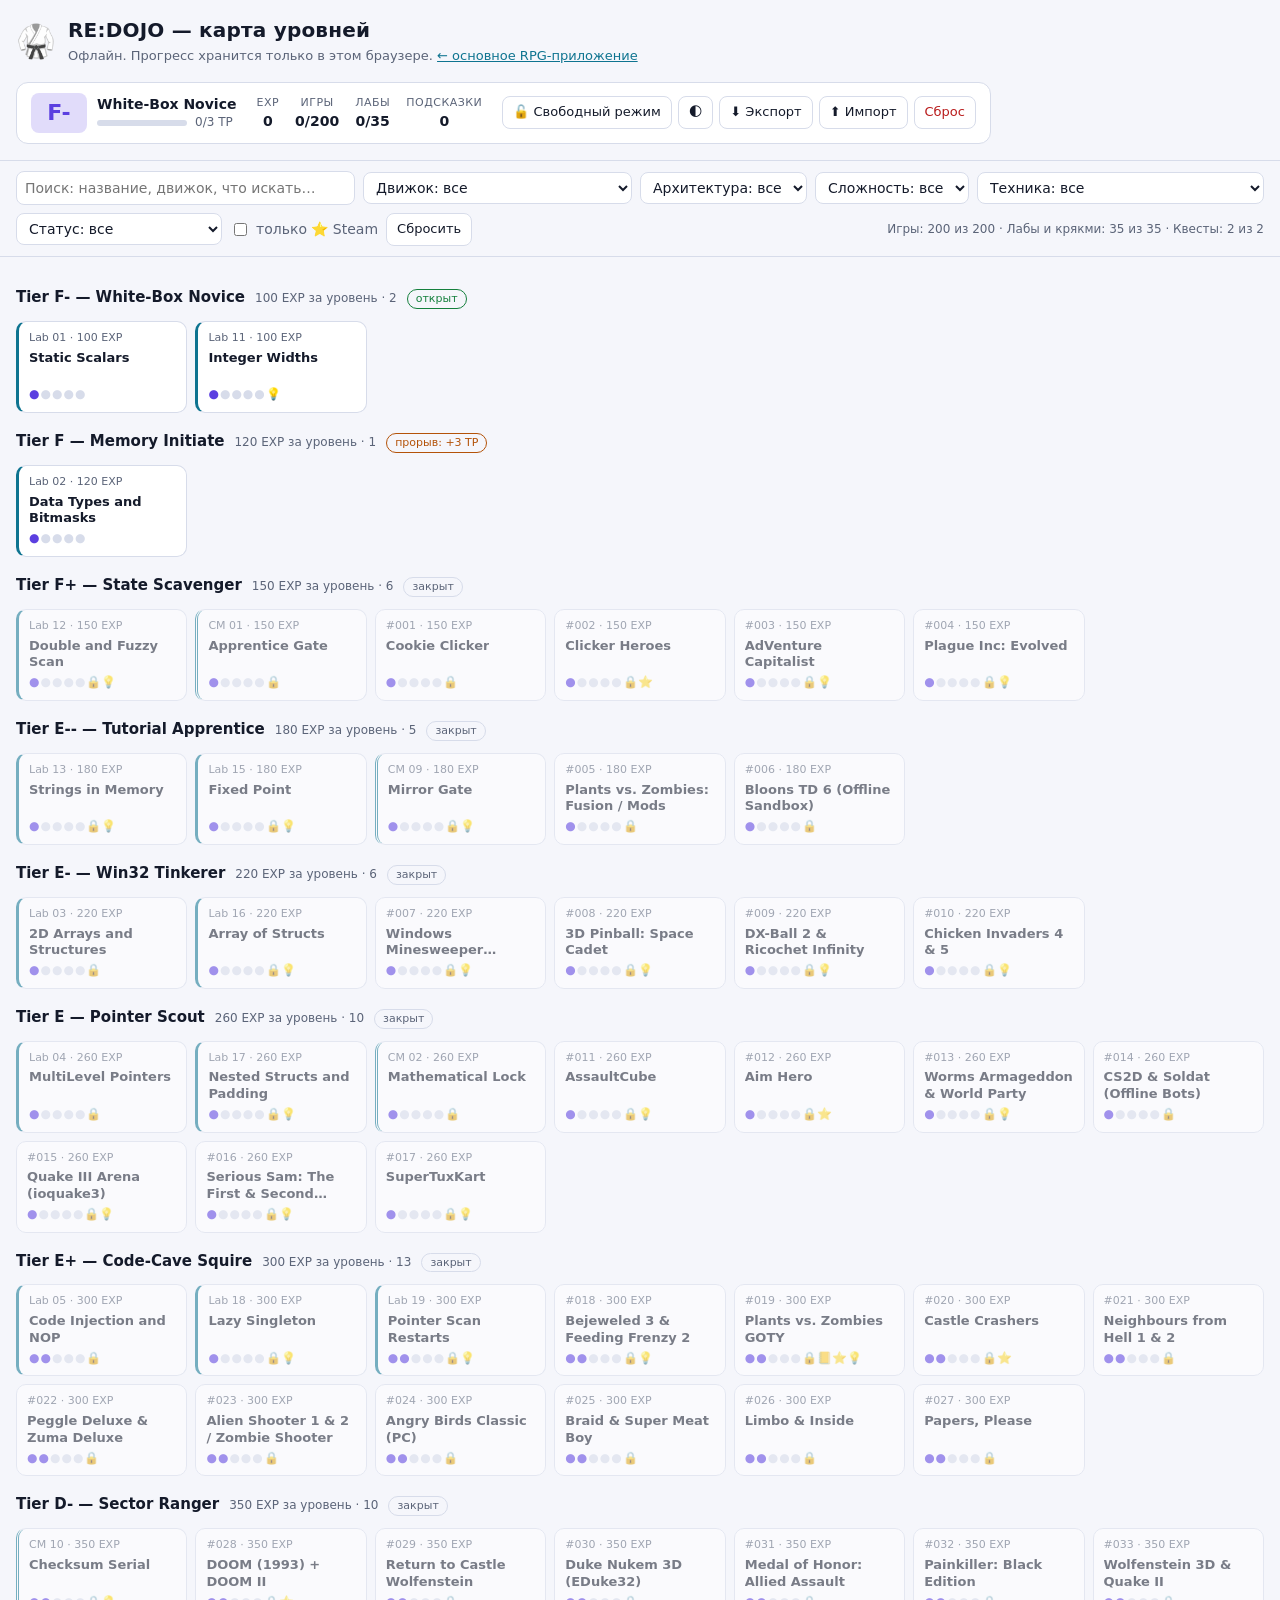
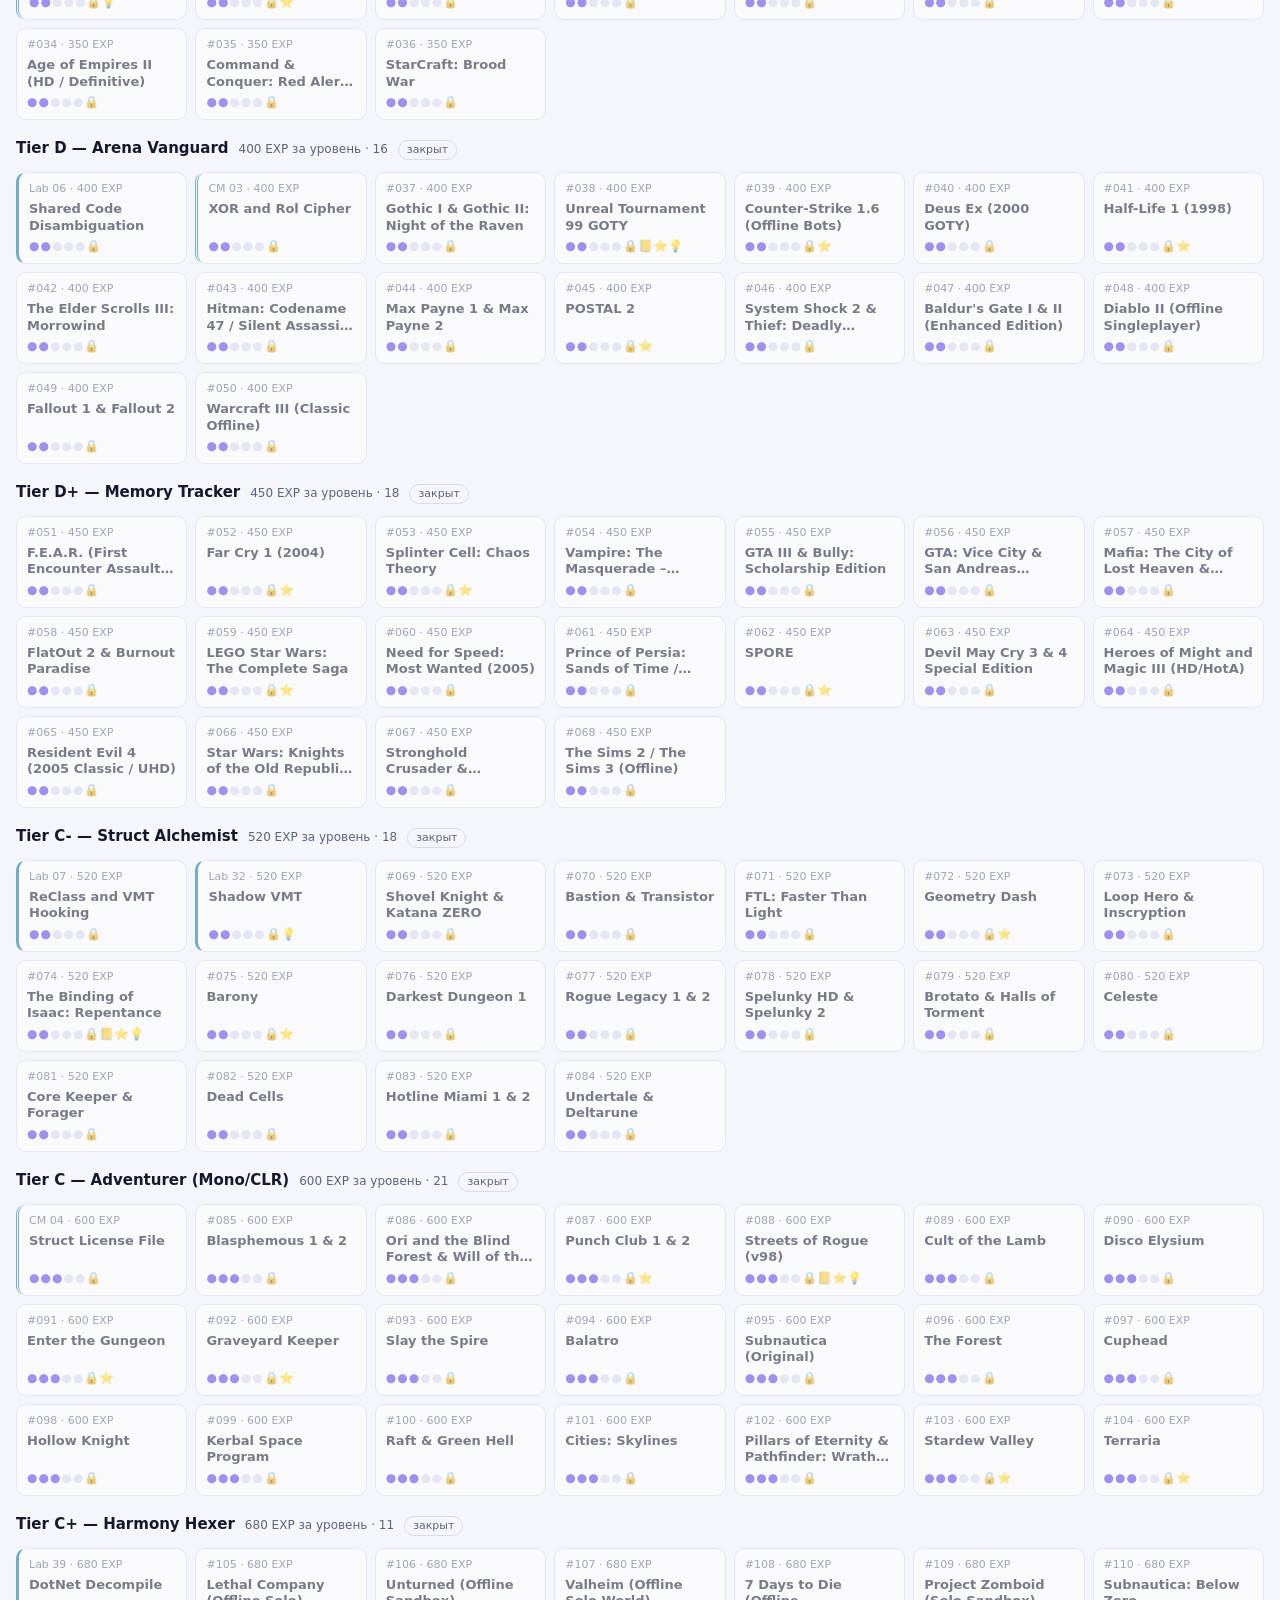
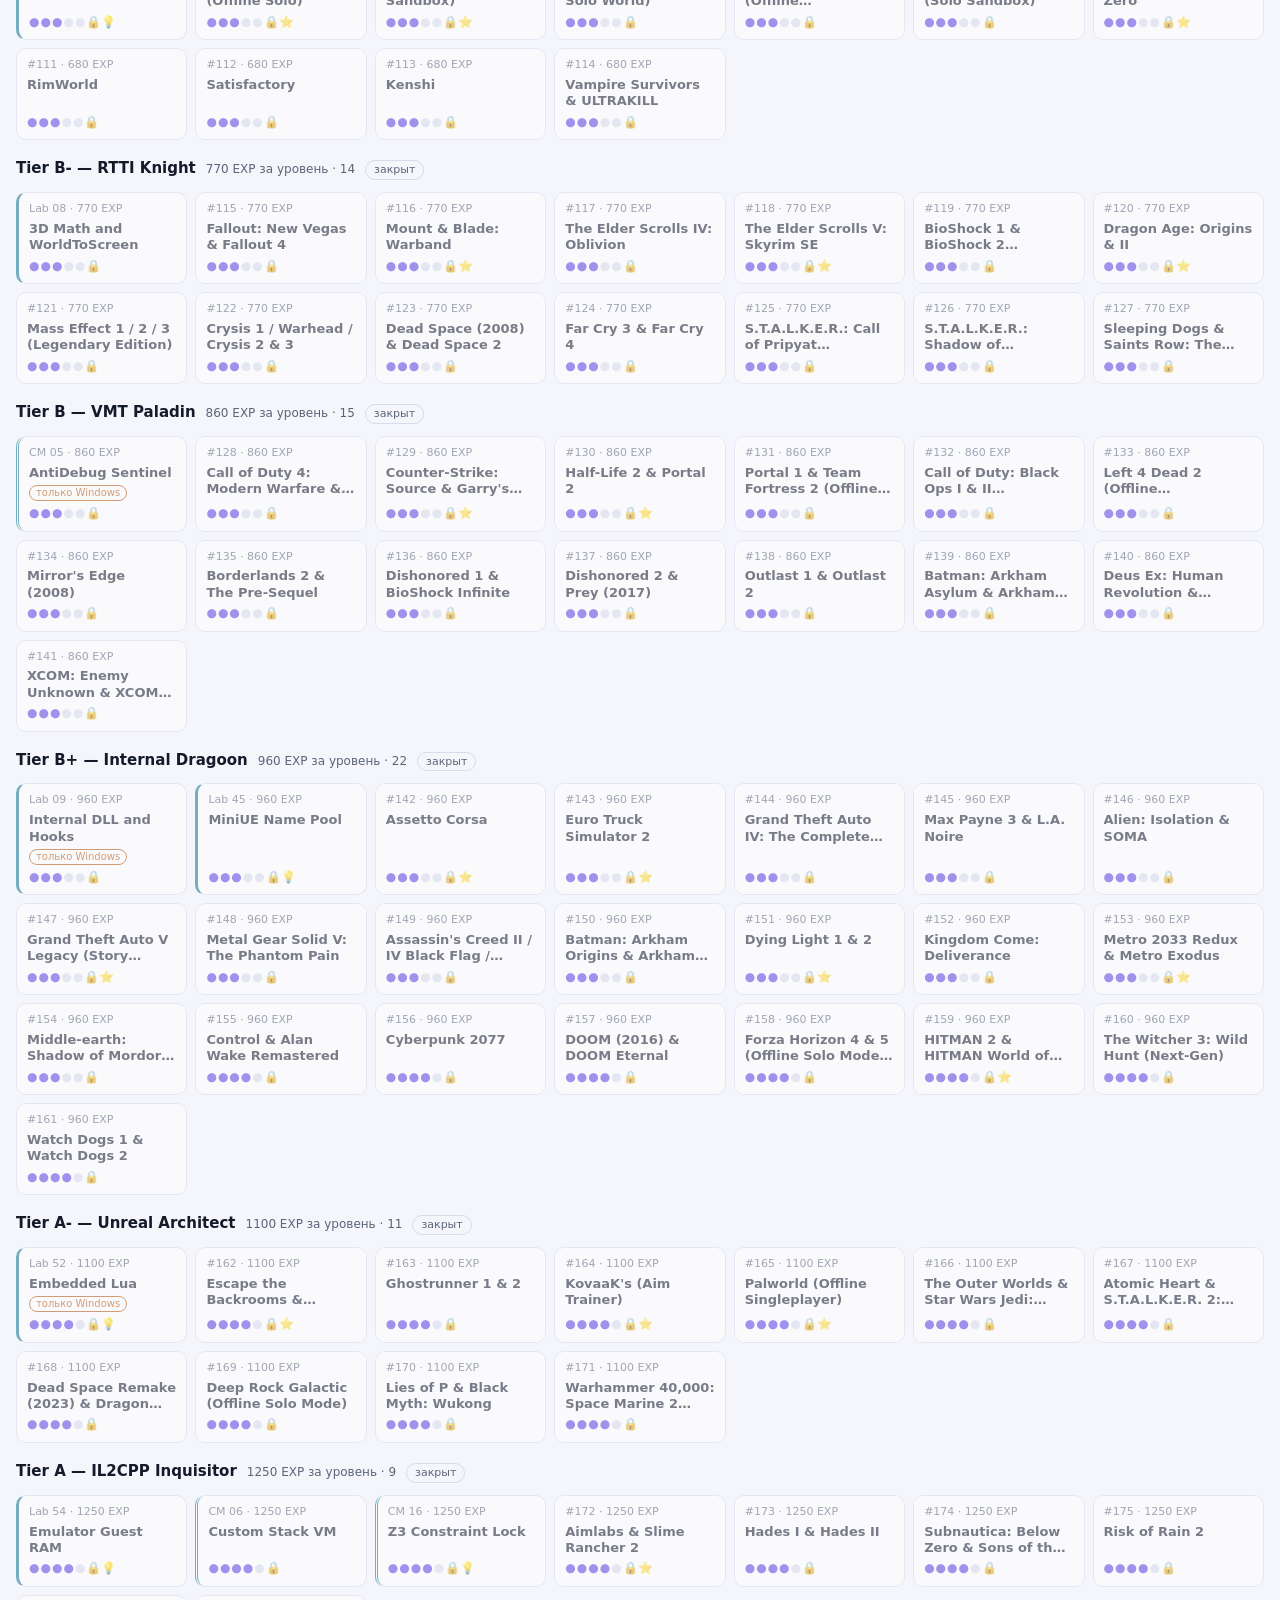
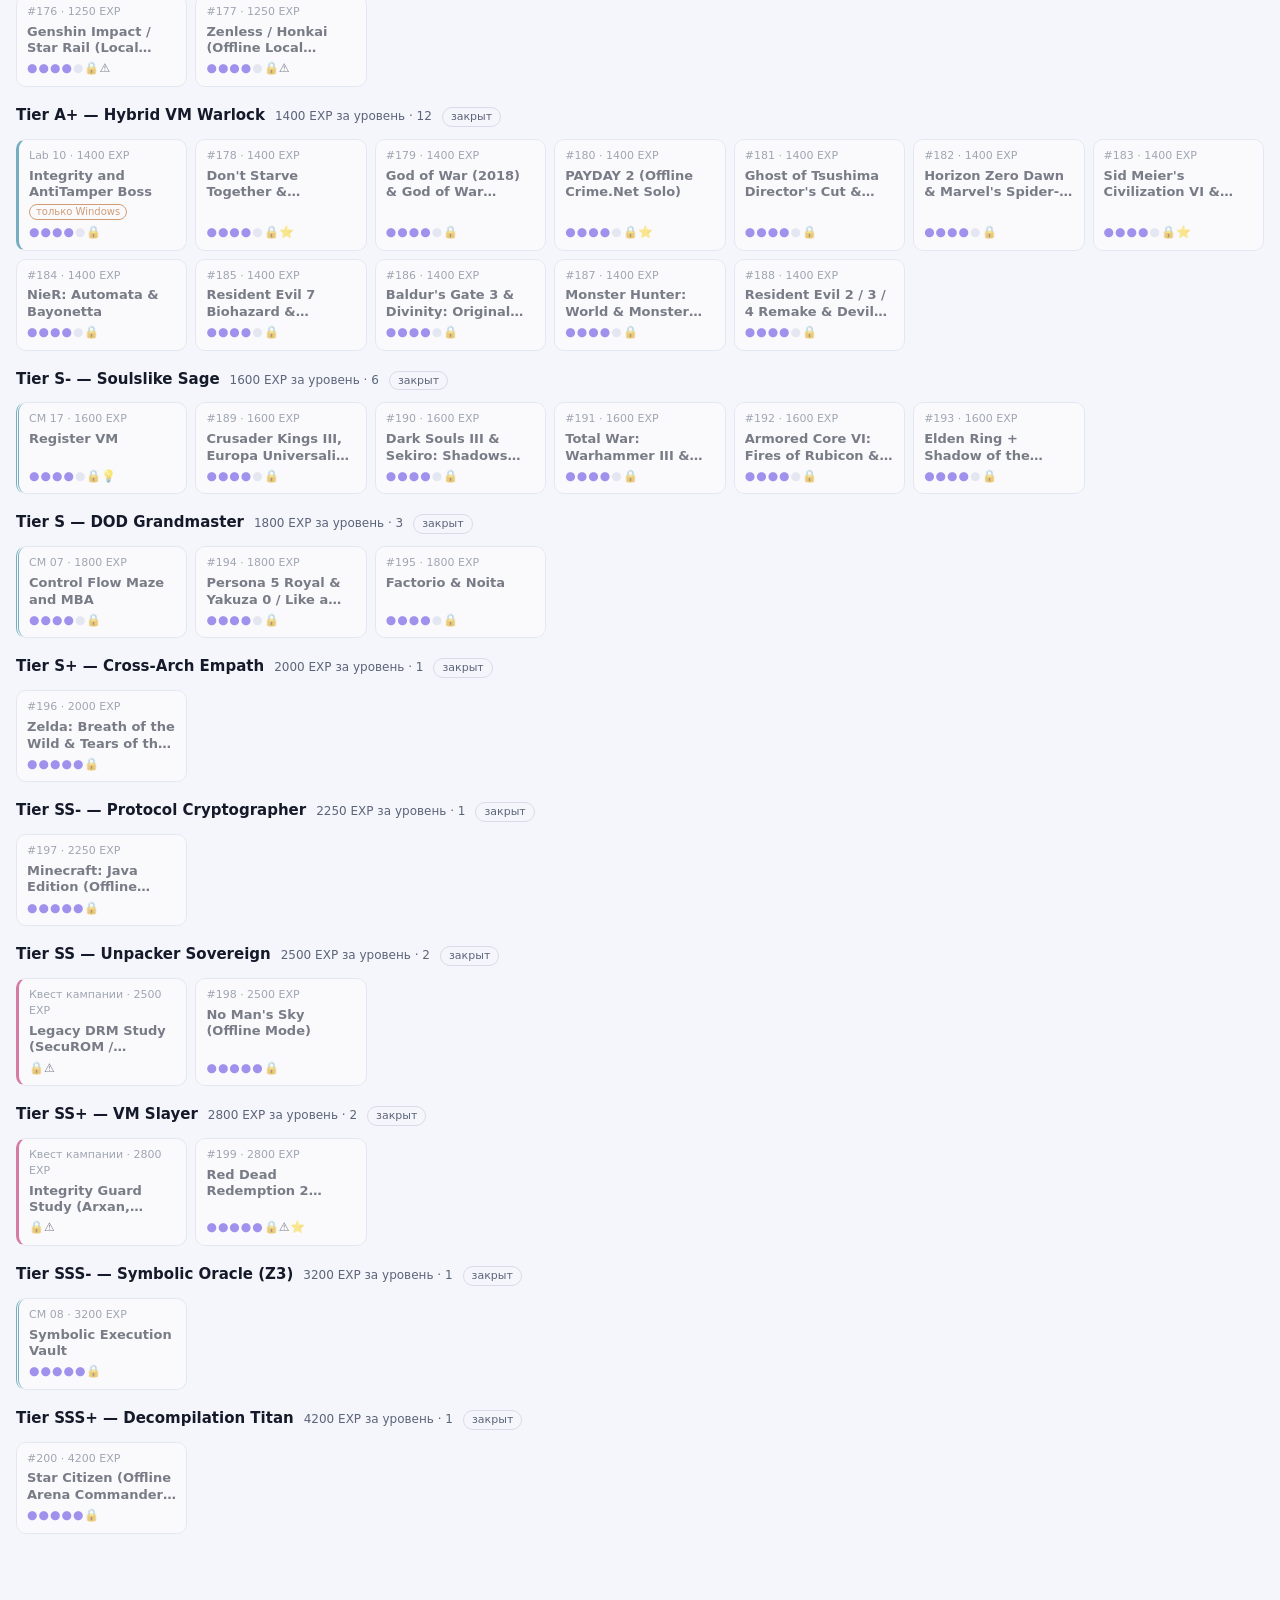
<file: docs/dojo-map.html>
<!doctype html>
<html lang="ru">
<head>
  <meta charset="utf-8" />
  <meta name="viewport" content="width=device-width, initial-scale=1" />
  <meta http-equiv="Content-Security-Policy" content="default-src 'none'; script-src 'sha256-cjX2FtR0SKIObqe8WtYtZAkTcplw1l/0gLNz8rKwUWo='; style-src 'sha256-5UkHcU033L8jhmy5QDGpC5ZbB3ok7F9fAc3bOQ3Lsug='; img-src data:; base-uri 'none'; form-action 'none'" />
  <meta name="referrer" content="no-referrer" />
  <title>RE:DOJO Map</title>
  <link rel="icon" href="data:image/svg+xml,%3Csvg xmlns='http://www.w3.org/2000/svg' viewBox='0 0 100 100'%3E%3Ctext y='.9em' font-size='90'%3E%F0%9F%A5%8B%3C/text%3E%3C/svg%3E" />
  <style>:root {
  --bg: #0b0f17; --panel: #111827; --tile: #162033; --tile-hover: #1c2a43; --text: #e6edf7;
  --muted: #93a1b8; --border: #26324a; --accent: #8b6cff; --accent-2: #22d3ee; --ok: #22c55e;
  --warn: #f59e0b; --danger: #ef4444; --lab: #22d3ee; --quest: #f472b6; --edge: #8b6cff;
  --shadow: 0 6px 24px rgba(0, 0, 0, .35); color-scheme: dark;
}
@media (prefers-color-scheme: light) {
  :root:not([data-theme="dark"]) {
    --bg: #f5f6fb; --panel: #ffffff; --tile: #ffffff; --tile-hover: #eef1fb; --text: #141a2a;
    --muted: #5b6478; --border: #d7dcea; --accent: #5b3fe0; --accent-2: #0e7490; --ok: #15803d;
    --warn: #b45309; --danger: #b91c1c; --lab: #0e7490; --quest: #be185d; --edge: #5b3fe0;
    --shadow: 0 6px 24px rgba(20, 26, 42, .12); color-scheme: light;
  }
}
:root[data-theme="light"] {
  --bg: #f5f6fb; --panel: #ffffff; --tile: #ffffff; --tile-hover: #eef1fb; --text: #141a2a;
  --muted: #5b6478; --border: #d7dcea; --accent: #5b3fe0; --accent-2: #0e7490; --ok: #15803d;
  --warn: #b45309; --danger: #b91c1c; --lab: #0e7490; --quest: #be185d; --edge: #5b3fe0;
  --shadow: 0 6px 24px rgba(20, 26, 42, .12); color-scheme: light;
}

* { box-sizing: border-box; }
html, body { margin: 0; }
body {
  background: var(--bg); color: var(--text);
  font: 14px/1.45 system-ui, -apple-system, "Segoe UI", Roboto, "Noto Sans", sans-serif;
}
a { color: var(--accent-2); }
button, input, select { font: inherit; color: inherit; }
:focus-visible { outline: 2px solid var(--accent-2); outline-offset: 2px; }
.visually-hidden { position: absolute; width: 1px; height: 1px; overflow: hidden; clip: rect(0 0 0 0); white-space: nowrap; }
.skip { position: absolute; left: -999px; top: 8px; background: var(--panel); padding: 8px 12px; z-index: 50; }
.skip:focus { left: 8px; }

.top { display: flex; flex-wrap: wrap; gap: 16px; justify-content: space-between; align-items: center; padding: 16px; border-bottom: 1px solid var(--border); }
.brand { display: flex; gap: 12px; align-items: center; }
.logo { font-size: 32px; }
h1 { font-size: 20px; margin: 0; letter-spacing: .2px; }
.sub { margin: 2px 0 0; color: var(--muted); font-size: 13px; }
.card { display: flex; flex-wrap: wrap; gap: 12px 20px; align-items: center; background: var(--panel); border: 1px solid var(--border); border-radius: 12px; padding: 10px 14px; }
.rank { display: flex; gap: 10px; align-items: center; }
.rank-code { font-weight: 800; font-size: 22px; min-width: 56px; text-align: center; padding: 4px 8px; border-radius: 8px; background: color-mix(in srgb, var(--accent) 18%, transparent); color: var(--accent); }
.rank-title { font-weight: 600; }
.tp { display: flex; gap: 8px; align-items: center; color: var(--muted); font-size: 12px; }
.tp-bar { width: 90px; height: 6px; border-radius: 3px; background: var(--border); overflow: hidden; }
.tp-fill { height: 100%; width: 0; background: var(--accent); transition: width .3s; }
.stats { display: flex; gap: 16px; margin: 0; }
.stats div { text-align: center; }
.stats dt { color: var(--muted); font-size: 11px; text-transform: uppercase; letter-spacing: .5px; }
.stats dd { margin: 0; font-weight: 700; font-variant-numeric: tabular-nums; }
.actions { display: flex; flex-wrap: wrap; gap: 6px; }
.btn { display: inline-flex; align-items: center; gap: 4px; border: 1px solid var(--border); background: var(--tile); border-radius: 8px; padding: 6px 10px; cursor: pointer; font-size: 13px; }
.btn:hover { background: var(--tile-hover); }
.btn[aria-pressed="true"] { border-color: var(--warn); color: var(--warn); }
.btn.primary { background: var(--accent); border-color: var(--accent); color: #fff; }
.btn.danger { color: var(--danger); }
.btn:disabled { opacity: .5; cursor: not-allowed; }

.filters { position: sticky; top: 0; z-index: 20; display: flex; flex-wrap: wrap; gap: 8px; align-items: center; padding: 10px 16px; background: color-mix(in srgb, var(--bg) 92%, transparent); backdrop-filter: blur(6px); border-bottom: 1px solid var(--border); }
.filters input[type="search"] { flex: 1 1 220px; min-width: 0; }
.filters input[type="search"], .filters select { background: var(--tile); border: 1px solid var(--border); border-radius: 8px; padding: 6px 8px; max-width: 100%; }
.chk { display: inline-flex; gap: 6px; align-items: center; color: var(--muted); }
.count { color: var(--muted); font-size: 12px; margin-left: auto; }

.layout { display: grid; grid-template-columns: minmax(0, 1fr); }
@media (min-width: 1000px) {
  .layout.has-panel { grid-template-columns: minmax(0, 1fr) 400px; }
}
.map-wrap { position: relative; padding: 12px 16px 64px; min-width: 0; overflow-x: clip; }
.map-wrap:focus { outline: none; }
.edges { position: absolute; left: 0; top: 0; pointer-events: none; overflow: visible; z-index: 2; }
.edges path.edge { fill: none; stroke: var(--edge); stroke-width: 2; stroke-dasharray: 6 4; opacity: .85; }
.edges .arrow-head { fill: var(--edge); }

.band { margin: 14px 0 6px; }
.band-head { display: flex; flex-wrap: wrap; gap: 4px 10px; align-items: baseline; margin-bottom: 8px; padding: 4px 0;
  /* Opaque layer above the edge SVG (z 2): dependency arrows run UNDER tier titles and the open/closed badges. */
  position: relative; z-index: 3; background: var(--bg); }
.band-head h2 { margin: 0; font-size: 15px; }
.band-head .meta { color: var(--muted); font-size: 12px; }
.band-state { font-size: 11px; padding: 1px 8px; border-radius: 999px; border: 1px solid var(--border); color: var(--muted); }
.band-state.open { color: var(--ok); border-color: var(--ok); }
.band-state.next { color: var(--warn); border-color: var(--warn); }
.tiles { display: grid; grid-template-columns: repeat(auto-fill, minmax(150px, 1fr)); gap: 8px; }

.tile { position: relative; z-index: 3; text-align: left; display: flex; flex-direction: column; gap: 4px; min-height: 92px; padding: 8px 10px; border-radius: 10px; border: 1px solid var(--border); background: var(--tile); cursor: pointer; transition: transform .12s, background .12s, border-color .12s; }
.tile:hover { background: var(--tile-hover); transform: translateY(-1px); }
.tile .kind { font-size: 11px; color: var(--muted); font-variant-numeric: tabular-nums; }
.tile .name { font-weight: 600; font-size: 13px; line-height: 1.25; display: -webkit-box; -webkit-line-clamp: 2; -webkit-box-orient: vertical; overflow: hidden; }
.tile .ptags { display: flex; flex-wrap: wrap; gap: 4px; }
.tile .ptag { font-size: 10px; line-height: 1.4; padding: 0 6px; border-radius: 999px; border: 1px solid var(--warn); color: var(--warn); }
.tile .foot { margin-top: auto; display: flex; justify-content: space-between; align-items: center; font-size: 12px; }
.pips { letter-spacing: 1px; color: var(--accent); }
.pips .off { color: var(--border); }
.icons { display: inline-flex; gap: 3px; }
.tile.kind-lab { border-left: 3px solid var(--lab); }
.tile.kind-crackme { border-left: 3px solid var(--lab); border-left-style: double; }
.tile.kind-quest { border-left: 3px solid var(--quest); }
.tile.done { border-color: var(--ok); }
.tile.done .name::before { content: "✓ "; color: var(--ok); }
.tile.locked { opacity: .55; }
.tile.selected { outline: 2px solid var(--accent); outline-offset: 1px; }
.tile.prereq { box-shadow: 0 0 0 2px var(--accent-2); }
.tile.dependent { box-shadow: 0 0 0 1px var(--accent); }

.panel { background: var(--panel); border-left: 1px solid var(--border); padding: 18px 18px 40px; position: relative; }
@media (min-width: 1000px) {
  .panel { position: sticky; top: var(--filters-h, 52px); align-self: start; max-height: calc(100vh - var(--filters-h, 52px)); overflow: auto; }
}
@media (max-width: 999.98px) {
  .panel { position: fixed; left: 0; right: 0; bottom: 0; z-index: 40; max-height: 82vh; overflow: auto; border-left: 0; border-top: 1px solid var(--border); border-radius: 16px 16px 0 0; box-shadow: var(--shadow); }
}
.close { position: absolute; right: 10px; top: 10px; border: 0; background: transparent; font-size: 18px; cursor: pointer; color: var(--muted); }
.panel h2 { margin: 0 28px 4px 0; font-size: 18px; }
.panel h3 { font-size: 13px; text-transform: uppercase; letter-spacing: .5px; color: var(--muted); margin: 18px 0 6px; }
.panel .meta { color: var(--muted); font-size: 13px; }
.chips { display: flex; flex-wrap: wrap; gap: 6px; }
.chip { display: inline-flex; gap: 4px; align-items: center; border: 1px solid var(--border); border-radius: 999px; padding: 2px 8px; font-size: 12px; background: var(--tile); }
button.chip { cursor: pointer; }
.src { font-size: 11px; font-weight: 600; white-space: nowrap; }
.src.mine { color: var(--ok); }
.src.verify { color: var(--warn); }
.banner { border: 1px solid var(--warn); background: color-mix(in srgb, var(--warn) 10%, transparent); border-radius: 10px; padding: 10px 12px; margin: 12px 0; }
.banner strong { color: var(--warn); }
.hint { border: 1px solid var(--border); border-radius: 10px; padding: 10px 12px; margin: 8px 0; background: var(--tile); }
.hint-head { display: flex; justify-content: space-between; gap: 8px; font-size: 12px; color: var(--muted); margin-bottom: 4px; }
.hint p { margin: 0; white-space: pre-wrap; }
.hint .refs { margin: 6px 0 0; padding-left: 18px; font-size: 12px; }
.empty { color: var(--muted); font-style: italic; }
details { border: 1px solid var(--border); border-radius: 10px; padding: 8px 12px; background: var(--tile); }
summary { cursor: pointer; }
details p { margin: 8px 0 0; }
.row { display: flex; flex-wrap: wrap; gap: 8px; align-items: center; margin-top: 14px; }
.small { font-size: 12px; color: var(--muted); }

.toast { position: fixed; left: 50%; bottom: 20px; transform: translateX(-50%); background: var(--panel); border: 1px solid var(--accent); border-radius: 10px; padding: 10px 16px; box-shadow: var(--shadow); opacity: 0; pointer-events: none; transition: opacity .2s; z-index: 60; max-width: calc(100vw - 32px); }
.toast.show { opacity: 1; }

@media (max-width: 600px) {
  .top, .filters, .map-wrap { padding-left: 16px; padding-right: 16px; }
  .tiles { grid-template-columns: repeat(auto-fill, minmax(140px, 1fr)); }
  .stats { gap: 12px; }
}
@media (prefers-reduced-motion: reduce) {
  * { transition: none !important; }
}
</style>
</head>
<body>
  <a class="skip" href="#map">К карте уровней</a>
  <header class="top">
    <div class="brand">
      <span class="logo" aria-hidden="true">🥋</span>
      <div>
        <h1>RE:DOJO — карта уровней</h1>
        <p class="sub">Офлайн. Прогресс хранится только в этом браузере. <a href="index.html">← основное RPG-приложение</a></p>
      </div>
    </div>
    <section class="card" aria-label="Персонаж">
      <div class="rank">
        <span class="rank-code" id="rankCode">F-</span>
        <div>
          <div class="rank-title" id="rankTitle">White-Box Novice</div>
          <div class="tp" aria-label="Очки тира">
            <div class="tp-bar"><div class="tp-fill" id="tpFill"></div></div>
            <span id="tpText">0/3 TP</span>
          </div>
        </div>
      </div>
      <dl class="stats">
        <div><dt>EXP</dt><dd id="statExp">0</dd></div>
        <div><dt>Игры</dt><dd id="statGames">0/200</dd></div>
        <div><dt>Лабы</dt><dd id="statLabs">0/18</dd></div>
        <div><dt>Подсказки</dt><dd id="statHints">0</dd></div>
      </dl>
      <div class="actions">
        <button type="button" id="btnFree" class="btn" aria-pressed="false" title="Открывает все уровни без учёта ранга">🔓 Свободный режим</button>
        <button type="button" id="btnTheme" class="btn" title="Тема">🌓</button>
        <button type="button" id="btnExport" class="btn" title="Скачать прогресс как JSON-файл">⬇ Экспорт</button>
        <label class="btn" title="Загрузить прогресс из JSON-файла">⬆ Импорт<input type="file" id="fileImport" accept="application/json,.json" class="visually-hidden" /></label>
        <button type="button" id="btnReset" class="btn danger">Сброс</button>
      </div>
    </section>
  </header>

  <form class="filters" id="filters" role="search" aria-label="Фильтры">
    <input type="search" id="fSearch" placeholder="Поиск: название, движок, что искать…" aria-label="Поиск" autocomplete="off" />
    <select id="fEngine" aria-label="Движок"></select>
    <select id="fArch" aria-label="Архитектура"></select>
    <select id="fDiff" aria-label="Сложность"></select>
    <select id="fTech" aria-label="Техника"></select>
    <select id="fStatus" aria-label="Статус"></select>
    <label class="chk"><input type="checkbox" id="fSteam" /> только ⭐ Steam</label>
    <button type="reset" class="btn" id="btnClear">Сбросить</button>
    <output id="shownCount" class="count" aria-live="polite"></output>
  </form>

  <div class="layout">
    <main id="map" class="map-wrap" tabindex="-1" aria-label="Карта уровней по тирам">
      <svg id="edges" class="edges" aria-hidden="true">
        <defs><marker id="arrow" viewBox="0 0 10 10" refX="9" refY="5" markerWidth="7" markerHeight="7" orient="auto-start-reverse"><path d="M0,0 L10,5 L0,10 z" class="arrow-head" /></marker></defs>
        <g id="edgeLayer"></g>
      </svg>
      <div id="bands"></div>
    </main>
    <aside id="panel" class="panel" aria-labelledby="pTitle" hidden>
      <button type="button" class="close" id="btnClose" aria-label="Закрыть">✕</button>
      <div id="panelBody"></div>
    </aside>
  </div>

  <div id="toast" class="toast" role="status" aria-live="polite"></div>
  <script type="application/json" id="dojo-data">{"schema_version":1,"generated_by":"Tools_and_Scripts/build_games_json.py","sources":["data/top200_popular_games.json","README.md","data/notes_index.json","data/safety_overrides.json","data/labs_index.json","data/hints/*.json"],"source_labels":{"my_notes":"из моих заметок","repo_catalog":"нужна проверка","derived":"нужна проверка","needs_verification":"нужна проверка"},"tiers":[{"code":"F-","max_diff":0.2,"title":"White-Box Novice","exp":100},{"code":"F","max_diff":0.4,"title":"Memory Initiate","exp":120},{"code":"F+","max_diff":0.6,"title":"State Scavenger","exp":150},{"code":"E--","max_diff":1.0,"title":"Tutorial Apprentice","exp":180},{"code":"E-","max_diff":1.4,"title":"Win32 Tinkerer","exp":220},{"code":"E","max_diff":1.8,"title":"Pointer Scout","exp":260},{"code":"E+","max_diff":2.2,"title":"Code-Cave Squire","exp":300},{"code":"D-","max_diff":2.6,"title":"Sector Ranger","exp":350},{"code":"D","max_diff":3.0,"title":"Arena Vanguard","exp":400},{"code":"D+","max_diff":3.4,"title":"Memory Tracker","exp":450},{"code":"C-","max_diff":3.8,"title":"Struct Alchemist","exp":520},{"code":"C","max_diff":4.2,"title":"Adventurer (Mono/CLR)","exp":600},{"code":"C+","max_diff":4.6,"title":"Harmony Hexer","exp":680},{"code":"B-","max_diff":5.0,"title":"RTTI Knight","exp":770},{"code":"B","max_diff":5.4,"title":"VMT Paladin","exp":860},{"code":"B+","max_diff":5.8,"title":"Internal Dragoon","exp":960},{"code":"A-","max_diff":6.2,"title":"Unreal Architect","exp":1100},{"code":"A","max_diff":6.6,"title":"IL2CPP Inquisitor","exp":1250},{"code":"A+","max_diff":7.0,"title":"Hybrid VM Warlock","exp":1400},{"code":"S-","max_diff":7.4,"title":"Soulslike Sage","exp":1600},{"code":"S","max_diff":7.7,"title":"DOD Grandmaster","exp":1800},{"code":"S+","max_diff":8.0,"title":"Cross-Arch Empath","exp":2000},{"code":"SS-","max_diff":8.3,"title":"Protocol Cryptographer","exp":2250},{"code":"SS","max_diff":8.6,"title":"Unpacker Sovereign","exp":2500},{"code":"SS+","max_diff":8.9,"title":"VM Slayer","exp":2800},{"code":"SSS-","max_diff":9.2,"title":"Symbolic Oracle (Z3)","exp":3200},{"code":"SSS","max_diff":9.5,"title":"Ring-0 / VMI Phantom","exp":3600},{"code":"SSS+","max_diff":9.8,"title":"Decompilation Titan","exp":4200},{"code":"SSS++","max_diff":10.0,"title":"Demigod of Silicon","exp":5000}],"labs":[{"id":"lab01","kind":"lab","label":"Lab 01","title":"Static Scalars","tier":"F-","difficulty_raw":0.1,"difficulty":1,"exp":100,"path":"Course_Solutions/Lab01_Static_Scalars/lab01_static_scalars.cpp","prerequisite_text":"Zero Experience","concept":"Exact 4-Byte integer scanning (`HP`, `Gold`, `Arrows`) & freezing memory","prerequisites":{"labs":[],"games":[],"source":"derived"},"notes":[{"path":"Course_Solutions/Lab01_Static_Scalars/lab01_static_scalars.cpp","kind":"lab_source"},{"path":"Game_Hacking/Dojo_Labs_Reference.CT","kind":"cheat_table"}],"hints":[],"hints_status":"pending","safety":{"restricted":false},"check":"quest","platform":{"windows_only":false,"msvc_only":false,"needs_unity":false,"needs_dotnet":false}},{"id":"lab11","kind":"lab","label":"Lab 11","title":"Integer Widths","tier":"F-","difficulty_raw":0.3,"difficulty":1,"exp":100,"path":"Course_Solutions/Lab11_Integer_Widths/lab11_integer_widths.cpp","prerequisite_text":"Exact value scans","concept":"Choosing the scan and write width; signed and unsigned overflow","prerequisites":{"labs":["lab01"],"games":[],"source":"derived"},"notes":[{"path":"Course_Solutions/Lab11_Integer_Widths/lab11_integer_widths.cpp","kind":"lab_source"},{"path":"Course_Solutions/Lab11_Integer_Widths/lab11_core.hpp","kind":"lab_source"}],"hints":[{"level":1,"kind":"nudge","text":"Не все числа здесь 4-байтовые. Посмотри на каждое требование хранилища: какое значение не поместится в 4 байта, а какое выглядит как предел маленького типа? Под каждое выбирай свою ширину скана и записи.","source":"my_notes","refs":["Course_Solutions/Lab11_Integer_Widths/lab11_integer_widths.cpp"]},{"level":2,"kind":"concept","text":"Беззнаковое число при вычитании из нуля становится максимумом своего типа, а знаковый байт после 127 уходит в минус — так две цели достижимы прямо в игре. Золото 4-байтовый скан найдёт (пока оно маленькое), но 5 млрд в 4 байта не запишешь.","source":"my_notes","refs":["Course_Solutions/Lab11_Integer_Widths/lab11_core.hpp"]},{"level":3,"kind":"near_spoiler","text":"В lab11_core.hpp: morale — int8_t на +0x00, potions — uint8_t на +0x01, arrows — uint16_t на +0x02, gold — int64_t на +0x08. Пиши каждое поле своей шириной: 4-байтовая запись в morale заденет potions и arrows, а зелий должно остаться не больше 3.","source":"my_notes","refs":["Course_Solutions/Lab11_Integer_Widths/lab11_core.hpp"]}],"hints_status":"draft","safety":{"restricted":false},"check":"selftest","platform":{"windows_only":false,"msvc_only":false,"needs_unity":false,"needs_dotnet":false},"hints_batch":"labs_01.json"},{"id":"lab02","kind":"lab","label":"Lab 02","title":"Data Types and Bitmasks","tier":"F","difficulty_raw":0.5,"difficulty":1,"exp":120,"path":"Course_Solutions/Lab02_Data_Types_and_Bitmasks/lab02_datatypes_bitmasks.cpp","prerequisite_text":"Exact value scans","concept":"IEEE-754 `Float` mana, `Int16` durability, & 8-bit status Bitmask (`0x80`)","prerequisites":{"labs":["lab01"],"games":[],"source":"derived"},"notes":[{"path":"Course_Solutions/Lab02_Data_Types_and_Bitmasks/lab02_datatypes_bitmasks.cpp","kind":"lab_source"}],"hints":[],"hints_status":"pending","safety":{"restricted":false},"check":"quest","platform":{"windows_only":false,"msvc_only":false,"needs_unity":false,"needs_dotnet":false}},{"id":"lab12","kind":"lab","label":"Lab 12","title":"Double and Fuzzy Scan","tier":"F+","difficulty_raw":0.6,"difficulty":1,"exp":150,"path":"Course_Solutions/Lab12_Double_and_Fuzzy_Scan/lab12_double_fuzzy.cpp","prerequisite_text":"Float & Int16 scans","concept":"Values you cannot scan exactly because the screen rounds them; 8-byte and 4-byte floating point","prerequisites":{"labs":["lab02"],"games":[],"source":"derived"},"notes":[{"path":"Course_Solutions/Lab12_Double_and_Fuzzy_Scan/lab12_double_fuzzy.cpp","kind":"lab_source"},{"path":"Course_Solutions/Lab12_Double_and_Fuzzy_Scan/lab12_core.hpp","kind":"lab_source"}],"hints":[{"level":1,"kind":"nudge","text":"Число на экране округлено, поэтому точный скан по нему ничего не найдёт. Начни с «Unknown initial value», а дальше отсеивай по тому, как значение меняется после твоих действий.","source":"my_notes","refs":["Course_Solutions/Lab12_Double_and_Fuzzy_Scan/lab12_double_fuzzy.cpp"]},{"level":2,"kind":"concept","text":"Эссенция и чистота — разные типы с плавающей точкой: одна занимает 8 байт, другая 4. Сканируй и пиши каждую своим типом. Значение, записанное не тем типом, испортит соседние байты или окажется крошечным числом.","source":"my_notes","refs":["Course_Solutions/Lab12_Double_and_Fuzzy_Scan/lab12_core.hpp"]},{"level":3,"kind":"near_spoiler","text":"В lab12_core.hpp: essence — double на +0x00, catalystPurity — float на +0x08. Фильтр в игре упирается в kPurityCap, а камню нужны ровно 1000000 эссенции и чистота ровно 1.0 (100 %), так что обе величины ставь правкой памяти.","source":"my_notes","refs":["Course_Solutions/Lab12_Double_and_Fuzzy_Scan/lab12_core.hpp"]}],"hints_status":"draft","safety":{"restricted":false},"check":"selftest","platform":{"windows_only":false,"msvc_only":false,"needs_unity":false,"needs_dotnet":false},"hints_batch":"labs_01.json"},{"id":"cm01","kind":"crackme","label":"CM 01","title":"Apprentice Gate","tier":"F+","difficulty_raw":0.7,"difficulty":1,"exp":150,"path":"Crackmes_and_CTF/01_Apprentice_Gate/crackme01_strings.cpp","prerequisite_text":"Basic terminal I/O","concept":"`.rdata` plaintext strings vs runtime Stack Strings in Ghidra/x64dbg","prerequisites":{"labs":[],"games":[],"source":"derived"},"notes":[{"path":"Crackmes_and_CTF/01_Apprentice_Gate/crackme01_strings.cpp","kind":"lab_source"}],"hints":[],"hints_status":"pending","safety":{"restricted":false},"check":"flag","platform":{"windows_only":false,"msvc_only":false,"needs_unity":false,"needs_dotnet":false}},{"id":"lab13","kind":"lab","label":"Lab 13","title":"Strings in Memory","tier":"E--","difficulty_raw":0.8,"difficulty":1,"exp":180,"path":"Course_Solutions/Lab13_Strings_in_Memory/lab13_strings.cpp","prerequisite_text":"Fuzzy scans","concept":"Text in memory in more than one encoding and layout","prerequisites":{"labs":["lab12"],"games":[],"source":"derived"},"notes":[{"path":"Course_Solutions/Lab13_Strings_in_Memory/lab13_strings.cpp","kind":"lab_source"},{"path":"Course_Solutions/Lab13_Strings_in_Memory/lab13_core.hpp","kind":"lab_source"}],"hints":[{"level":1,"kind":"nudge","text":"Имя героя хранится не однобайтовыми буквами. Если скан строки по видимому имени ничего не находит, подумай, какой кодировкой Windows-программы часто хранят текст, и включи её в поиске.","source":"my_notes","refs":["Course_Solutions/Lab13_Strings_in_Memory/lab13_strings.cpp"]},{"level":2,"kind":"concept","text":"Перед буквами тега лежит отдельный байт длины, и игра читает ровно столько букв, сколько в нём записано. Поменять только буквы мало: нужно поменять и длину, не затерев её самими буквами.","source":"my_notes","refs":["Course_Solutions/Lab13_Strings_in_Memory/lab13_strings.cpp"]},{"level":3,"kind":"near_spoiler","text":"В lab13_core.hpp: heroName — char16_t[16] на +0x00 (UTF-16LE, с нулём в конце), tagLength — байт на +0x20, guildTag — ASCII на +0x21. Имя целиком помещается в буфер, ограничение 8 букв есть только в меню.","source":"my_notes","refs":["Course_Solutions/Lab13_Strings_in_Memory/lab13_core.hpp"]}],"hints_status":"draft","safety":{"restricted":false},"check":"selftest","platform":{"windows_only":false,"msvc_only":false,"needs_unity":false,"needs_dotnet":false},"hints_batch":"labs_01.json"},{"id":"cm09","kind":"crackme","label":"CM 09","title":"Mirror Gate","tier":"E--","difficulty_raw":0.9,"difficulty":1,"exp":180,"path":"Crackmes_and_CTF/09_Mirror_Gate/crackme09_mirror.cpp","prerequisite_text":"String recovery","concept":"A password stored after a reversible transformation","prerequisites":{"labs":["cm01"],"games":[],"source":"derived"},"notes":[{"path":"Crackmes_and_CTF/09_Mirror_Gate/crackme09_mirror.cpp","kind":"lab_source"}],"hints":[{"level":1,"kind":"nudge","text":"Строки с паролем в бинаре нет. Найди место, где ввод сравнивается с массивом байтов, и посмотри, что с вводом делают до сравнения.","source":"my_notes","refs":["Crackmes_and_CTF/09_Mirror_Gate/crackme09_mirror.cpp"]},{"level":2,"kind":"concept","text":"Цикл берёт символы ввода не по порядку, а с противоположного конца, и к каждому прибавляет одно и то же число. Обе операции обратимы: примени обратные в обратном порядке.","source":"my_notes","refs":["Crackmes_and_CTF/09_Mirror_Gate/crackme09_mirror.cpp"]},{"level":3,"kind":"near_spoiler","text":"В crackme09_mirror.cpp массив kEncoded из 13 байт сравнивается с input[n - 1 - i] + kShift. Вычти kShift из каждого байта и разверни результат — получится пароль.","source":"my_notes","refs":["Crackmes_and_CTF/09_Mirror_Gate/crackme09_mirror.cpp"]}],"hints_status":"draft","safety":{"restricted":false},"check":"flag","platform":{"windows_only":false,"msvc_only":false,"needs_unity":false,"needs_dotnet":false},"hints_batch":"labs_01.json"},{"id":"lab15","kind":"lab","label":"Lab 15","title":"Fixed Point","tier":"E--","difficulty_raw":1.1,"difficulty":1,"exp":180,"path":"Course_Solutions/Lab15_Fixed_Point/lab15_fixed_point.cpp","prerequisite_text":"Fuzzy scans","concept":"Fractions stored without floating point","prerequisites":{"labs":["lab12"],"games":[],"source":"derived"},"notes":[{"path":"Course_Solutions/Lab15_Fixed_Point/lab15_fixed_point.cpp","kind":"lab_source"},{"path":"Course_Solutions/Lab15_Fixed_Point/lab15_core.hpp","kind":"lab_source"}],"hints":[{"level":1,"kind":"nudge","text":"На экране дробные числа, но скан Float их не находит. Значит, дробь хранится не во float. Попробуй найти топливо как обычное 4-байтовое целое через «Unknown initial value» и «Increased / Decreased».","source":"my_notes","refs":["Course_Solutions/Lab15_Fixed_Point/lab15_fixed_point.cpp"]},{"level":2,"kind":"concept","text":"Это фиксированная точка 16.16: младшие 16 бит — дробная часть, сырое значение = число на экране × 65536. Посчитай сырое целое для текущего топлива и проверь находку точным сканом.","source":"my_notes","refs":["Course_Solutions/Lab15_Fixed_Point/lab15_core.hpp"]},{"level":3,"kind":"near_spoiler","text":"В lab15_core.hpp: fuel — int32 на +0x00, thrust — int32 на +0x04, оба 16.16. Для прыжка нужны точные сырые значения: 1000 × 65536 для топлива и 3.25 × 65536 для тяги. Пиши их как 4 Bytes, а не как Float.","source":"my_notes","refs":["Course_Solutions/Lab15_Fixed_Point/lab15_core.hpp"]}],"hints_status":"draft","safety":{"restricted":false},"check":"selftest","platform":{"windows_only":false,"msvc_only":false,"needs_unity":false,"needs_dotnet":false},"hints_batch":"labs_01.json"},{"id":"lab03","kind":"lab","label":"Lab 03","title":"2D Arrays and Structures","tier":"E-","difficulty_raw":1.3,"difficulty":1,"exp":220,"path":"Course_Solutions/Lab03_2D_Arrays_and_Structures/lab03_grid_minesweeper.cpp","prerequisite_text":"Byte inspection","concept":"Contiguous C structs & revealing a hidden 6x 6 trap grid in Hex View","prerequisites":{"labs":["lab02"],"games":[],"source":"derived"},"notes":[{"path":"Course_Solutions/Lab03_2D_Arrays_and_Structures/lab03_grid_minesweeper.cpp","kind":"lab_source"}],"hints":[],"hints_status":"pending","safety":{"restricted":false},"check":"quest","platform":{"windows_only":false,"msvc_only":false,"needs_unity":false,"needs_dotnet":false}},{"id":"lab16","kind":"lab","label":"Lab 16","title":"Array of Structs","tier":"E-","difficulty_raw":1.4,"difficulty":1,"exp":220,"path":"Course_Solutions/Lab16_Array_of_Structs/lab16_array_of_structs.cpp","prerequisite_text":"Struct offsets","concept":"The same field in every element of an entity array","prerequisites":{"labs":["lab03"],"games":[],"source":"derived"},"notes":[{"path":"Course_Solutions/Lab16_Array_of_Structs/lab16_array_of_structs.cpp","kind":"lab_source"},{"path":"Course_Solutions/Lab16_Array_of_Structs/lab16_core.hpp","kind":"lab_source"}],"hints":[{"level":1,"kind":"nudge","text":"Найди HP одного бойца точным сканом, а потом HP следующего. Разница между их адресами — размер одной структуры. Дальше все бойцы находятся арифметикой, без новых сканов.","source":"my_notes","refs":["Course_Solutions/Lab16_Array_of_Structs/lab16_array_of_structs.cpp"]},{"level":2,"kind":"concept","text":"У каждого бойца одни и те же поля в одном порядке. Кроме HP, в структуре есть поле состояния: павший боец отличается от живого битом в нём, а не только нулевым HP.","source":"my_notes","refs":["Course_Solutions/Lab16_Array_of_Structs/lab16_array_of_structs.cpp"]},{"level":3,"kind":"near_spoiler","text":"В lab16_core.hpp: sizeof(Unit) == 0x18 — это шаг. HP — на +0x04 каждого элемента, flags — на +0x14, бит 0 — «жив». Павший боец — элемент 5: ему нужны и HP, и этот бит.","source":"my_notes","refs":["Course_Solutions/Lab16_Array_of_Structs/lab16_core.hpp"]}],"hints_status":"draft","safety":{"restricted":false},"check":"selftest","platform":{"windows_only":false,"msvc_only":false,"needs_unity":false,"needs_dotnet":false},"hints_batch":"labs_01.json"},{"id":"lab17","kind":"lab","label":"Lab 17","title":"Nested Structs and Padding","tier":"E","difficulty_raw":1.6,"difficulty":1,"exp":260,"path":"Course_Solutions/Lab17_Nested_Structs_and_Padding/lab17_nested_padding.cpp","prerequisite_text":"Array stride","concept":"The real field offsets of nested objects","prerequisites":{"labs":["lab16"],"games":[],"source":"derived"},"notes":[{"path":"Course_Solutions/Lab17_Nested_Structs_and_Padding/lab17_nested_padding.cpp","kind":"lab_source"},{"path":"Course_Solutions/Lab17_Nested_Structs_and_Padding/lab17_core.hpp","kind":"lab_source"}],"hints":[{"level":1,"kind":"nudge","text":"Открой объект героя в Structure Dissect (или ReClass.NET) и не считай смещения в уме: компилятор вставляет пустые байты между полями разного размера.","source":"my_notes","refs":["Course_Solutions/Lab17_Nested_Structs_and_Padding/lab17_nested_padding.cpp"]},{"level":2,"kind":"concept","text":"Поле выравнивается по своему размеру: double — по 8, uint16 — по 2. Поэтому вложенная структура с double сама начинается с границы 8. Только у упакованной структуры пустых байтов нет, и её поле может стоять на нечётном адресе.","source":"my_notes","refs":["Course_Solutions/Lab17_Nested_Structs_and_Padding/lab17_core.hpp"]},{"level":3,"kind":"near_spoiler","text":"В lab17_core.hpp смещения внутри g_Hero: crit (double) — +0x18, durability (uint16) — +0x22, goldValue упакованной добычи (uint32) — +0x29. Их закрепляют static_assert.","source":"my_notes","refs":["Course_Solutions/Lab17_Nested_Structs_and_Padding/lab17_core.hpp"]}],"hints_status":"draft","safety":{"restricted":false},"check":"selftest","platform":{"windows_only":false,"msvc_only":false,"needs_unity":false,"needs_dotnet":false},"hints_batch":"labs_01.json"},{"id":"lab04","kind":"lab","label":"Lab 04","title":"MultiLevel Pointers","tier":"E","difficulty_raw":1.8,"difficulty":1,"exp":260,"path":"Course_Solutions/Lab04_MultiLevel_Pointers/lab04_pointer_chains.cpp","prerequisite_text":"Struct offsets","concept":"Dynamic Heap reallocation (`new`/`delete`) & 3-level Pointer Chains","prerequisites":{"labs":["lab03"],"games":[],"source":"derived"},"notes":[{"path":"Course_Solutions/Lab04_MultiLevel_Pointers/lab04_pointer_chains.cpp","kind":"lab_source"},{"path":"Game_Hacking/Dojo_Labs_Reference.CT","kind":"cheat_table"}],"hints":[],"hints_status":"pending","safety":{"restricted":false},"check":"quest","platform":{"windows_only":false,"msvc_only":false,"needs_unity":false,"needs_dotnet":false}},{"id":"cm02","kind":"crackme","label":"CM 02","title":"Mathematical Lock","tier":"E","difficulty_raw":1.9,"difficulty":1,"exp":260,"path":"Crackmes_and_CTF/02_Mathematical_Lock/crackme02_serial_math.cpp","prerequisite_text":"Assembly jumps","concept":"Reversing `AAAA-BBBB-CCCC` arithmetic & writing a Python Keygen","prerequisites":{"labs":["cm01"],"games":[],"source":"derived"},"notes":[{"path":"Crackmes_and_CTF/02_Mathematical_Lock/crackme02_serial_math.cpp","kind":"lab_source"}],"hints":[],"hints_status":"pending","safety":{"restricted":false},"check":"flag","platform":{"windows_only":false,"msvc_only":false,"needs_unity":false,"needs_dotnet":false}},{"id":"lab18","kind":"lab","label":"Lab 18","title":"Lazy Singleton","tier":"E+","difficulty_raw":2.0,"difficulty":1,"exp":300,"path":"Course_Solutions/Lab18_Lazy_Singleton/lab18_lazy_singleton.cpp","prerequisite_text":"Pointer chains","concept":"A manager pointer that stays empty until first use","prerequisites":{"labs":["lab04"],"games":[],"source":"derived"},"notes":[{"path":"Course_Solutions/Lab18_Lazy_Singleton/lab18_lazy_singleton.cpp","kind":"lab_source"},{"path":"Course_Solutions/Lab18_Lazy_Singleton/lab18_core.hpp","kind":"lab_source"}],"hints":[{"level":1,"kind":"nudge","text":"Статический указатель на менеджер существует с самого запуска, но пока ты ни разу не зашёл в подземелье, в нём ноль. Сначала дай игре создать объекты, потом ищи.","source":"my_notes","refs":["Course_Solutions/Lab18_Lazy_Singleton/lab18_lazy_singleton.cpp"]},{"level":2,"kind":"concept","text":"Найди самоцветы точным сканом, затем «что обращается к этому адресу»: получишь смещение внутри инвентаря и адрес самого инвентаря. Дальше ищи, кто хранит указатель на инвентарь, и так вверх до статического указателя.","source":"my_notes","refs":["Course_Solutions/Lab18_Lazy_Singleton/lab18_lazy_singleton.cpp"]},{"level":3,"kind":"near_spoiler","text":"В lab18_core.hpp цепочка такая: [g_pGameManager] +0x08 -> Player, Player +0x08 -> Inventory, Inventory +0x10 = gems (int32). Пиши 99999 только после первого входа в подземелье.","source":"my_notes","refs":["Course_Solutions/Lab18_Lazy_Singleton/lab18_core.hpp"]}],"hints_status":"draft","safety":{"restricted":false},"check":"selftest","platform":{"windows_only":false,"msvc_only":false,"needs_unity":false,"needs_dotnet":false},"hints_batch":"labs_01.json"},{"id":"lab19","kind":"lab","label":"Lab 19","title":"Pointer Scan Restarts","tier":"E+","difficulty_raw":2.1,"difficulty":2,"exp":300,"path":"Course_Solutions/Lab19_Pointer_Scan_Restarts/lab19_pointer_scan.cpp","prerequisite_text":"Lazy singleton","concept":"Pointer scan, restart and rescan until only a path that survives restarts is left","prerequisites":{"labs":["lab18"],"games":[],"source":"derived"},"notes":[{"path":"Course_Solutions/Lab19_Pointer_Scan_Restarts/lab19_pointer_scan.cpp","kind":"lab_source"},{"path":"Course_Solutions/Lab19_Pointer_Scan_Restarts/lab19_core.hpp","kind":"lab_source"}],"hints":[{"level":1,"kind":"nudge","text":"Адрес золота меняется при каждом запуске, так что сохранённый адрес бесполезен. Сделай сканирование указателей на золото, перезапусти программу, найди золото заново и отсей список указателей по новому адресу.","source":"my_notes","refs":["Course_Solutions/Lab19_Pointer_Scan_Restarts/lab19_pointer_scan.cpp"]},{"level":2,"kind":"concept","text":"Два пути выглядят правильными: у одного существа золото каждый ход копирует золото героя, а ещё есть свежая копия самого героя. Число на экране совпадёт, но это другие адреса — после перезапуска такие пути проверку не пройдут. Оставляй только пути, пережившие несколько перезапусков.","source":"my_notes","refs":["Course_Solutions/Lab19_Pointer_Scan_Restarts/lab19_core.hpp"]},{"level":3,"kind":"near_spoiler","text":"В lab19_core.hpp стабильный путь такой: g_World +0x18 -> Registry, +0x08 -> list, +0x18 (элемент 3) -> герой, +0x2C = gold. Ловушки: lastSpawned на +0x10 и heroSnapshot на +0x20.","source":"my_notes","refs":["Course_Solutions/Lab19_Pointer_Scan_Restarts/lab19_core.hpp"]}],"hints_status":"draft","safety":{"restricted":false},"check":"checker","platform":{"windows_only":false,"msvc_only":false,"needs_unity":false,"needs_dotnet":false},"hints_batch":"labs_01.json"},{"id":"lab05","kind":"lab","label":"Lab 05","title":"Code Injection and NOP","tier":"E+","difficulty_raw":2.3,"difficulty":2,"exp":300,"path":"Course_Solutions/Lab05_Code_Injection_and_NOP/lab05_code_injection.cpp","prerequisite_text":"Heap pointers","concept":"Hardware Breakpoints (\"What writes\"), `NOP` (`0x90`), & Auto Assembler `alloc`","prerequisites":{"labs":["lab04"],"games":[],"source":"derived"},"notes":[{"path":"Course_Solutions/Lab05_Code_Injection_and_NOP/lab05_code_injection.cpp","kind":"lab_source"},{"path":"Game_Hacking/Dojo_Labs_Reference.CT","kind":"cheat_table"}],"hints":[],"hints_status":"pending","safety":{"restricted":false},"check":"quest","platform":{"windows_only":false,"msvc_only":false,"needs_unity":false,"needs_dotnet":false}},{"id":"cm10","kind":"crackme","label":"CM 10","title":"Checksum Serial","tier":"D-","difficulty_raw":2.6,"difficulty":2,"exp":350,"path":"Crackmes_and_CTF/10_Checksum_Serial/crackme10_checksum_serial.cpp","prerequisite_text":"Python keygen","concept":"Rule-based serial with a per-run challenge block: reverse the rules, write a key generator","prerequisites":{"labs":["cm02"],"games":[],"source":"derived"},"notes":[{"path":"Crackmes_and_CTF/10_Checksum_Serial/crackme10_checksum_serial.cpp","kind":"lab_source"}],"hints":[{"level":1,"kind":"nudge","text":"Здесь нет одного правильного серийника, с которым сравнивают ввод, а второй блок каждый раз новый. Найди все проверки, которые получают разобранные цифры и возвращают да/нет, — каждая из них отдельное правило.","source":"my_notes","refs":["Crackmes_and_CTF/10_Checksum_Serial/crackme10_checksum_serial.cpp"]},{"level":2,"kind":"concept","text":"Одно правило проходит по цифрам справа налево и удваивает каждую вторую — это алгоритм Луна, контрольная цифра. Остальные связывают блоки: второй блок должен совпасть с вызовом, у первого задана сумма цифр, третий вычисляется из первых двух.","source":"my_notes","refs":["Crackmes_and_CTF/10_Checksum_Serial/crackme10_checksum_serial.cpp"]},{"level":3,"kind":"near_spoiler","text":"В crackme10_checksum_serial.cpp: блок B = вызов, сумма цифр блока A = 20, блок C = (A * 7 + B * 3 + 1234) % 10000, последняя цифра — контрольная по Луну над 13 цифрами. Кейген: выбери A, возьми B из вызова, вычисли C и контрольную цифру.","source":"my_notes","refs":["Crackmes_and_CTF/10_Checksum_Serial/crackme10_checksum_serial.cpp"]}],"hints_status":"draft","safety":{"restricted":false},"check":"flag","platform":{"windows_only":false,"msvc_only":false,"needs_unity":false,"needs_dotnet":false},"hints_batch":"labs_01.json"},{"id":"lab06","kind":"lab","label":"Lab 06","title":"Shared Code Disambiguation","tier":"D","difficulty_raw":3.0,"difficulty":2,"exp":400,"path":"Course_Solutions/Lab06_Shared_Code_Disambiguation/lab06_shared_code.cpp","prerequisite_text":"Auto Assembler","concept":"Shared Engine Code: Filtering `victim->factionId` (`[rcx+08]`) for 1-Hit Kill","prerequisites":{"labs":["lab05"],"games":[],"source":"derived"},"notes":[{"path":"Course_Solutions/Lab06_Shared_Code_Disambiguation/lab06_shared_code.cpp","kind":"lab_source"},{"path":"Game_Hacking/Dojo_Labs_Reference.CT","kind":"cheat_table"}],"hints":[],"hints_status":"pending","safety":{"restricted":false},"check":"quest","platform":{"windows_only":false,"msvc_only":false,"needs_unity":false,"needs_dotnet":false}},{"id":"cm03","kind":"crackme","label":"CM 03","title":"XOR and Rol Cipher","tier":"D","difficulty_raw":3.1,"difficulty":2,"exp":400,"path":"Crackmes_and_CTF/03_XOR_and_Rol_Cipher/crackme03_xor_rol.cpp","prerequisite_text":"Decompiler math","concept":"Bitwise rotation (`ROL8`/`ROR8`) + index-dependent `XOR` cipher inversion","prerequisites":{"labs":["cm02"],"games":[],"source":"derived"},"notes":[{"path":"Crackmes_and_CTF/03_XOR_and_Rol_Cipher/crackme03_xor_rol.cpp","kind":"lab_source"}],"hints":[],"hints_status":"pending","safety":{"restricted":false},"check":"flag","platform":{"windows_only":false,"msvc_only":false,"needs_unity":false,"needs_dotnet":false}},{"id":"lab07","kind":"lab","label":"Lab 07","title":"ReClass and VMT Hooking","tier":"C-","difficulty_raw":3.8,"difficulty":2,"exp":520,"path":"Course_Solutions/Lab07_ReClass_and_VMT_Hooking/lab07_vtable_reclass.cpp","prerequisite_text":"Class pointers","concept":"C++ Polymorphism, ReClass.NET, & hijacking Virtual Method Tables (`vptr`)","prerequisites":{"labs":["lab06"],"games":[],"source":"derived"},"notes":[{"path":"Course_Solutions/Lab07_ReClass_and_VMT_Hooking/lab07_vtable_reclass.cpp","kind":"lab_source"}],"hints":[],"hints_status":"pending","safety":{"restricted":false},"check":"quest","platform":{"windows_only":false,"msvc_only":false,"needs_unity":false,"needs_dotnet":false}},{"id":"lab32","kind":"lab","label":"Lab 32","title":"Shadow VMT","tier":"C-","difficulty_raw":3.9,"difficulty":2,"exp":520,"path":"Course_Solutions/Lab32_Shadow_VMT/lab32_shadow_vmt.cpp","prerequisite_text":"VMT basics","concept":"Changing the behaviour of one object of a class without touching the others","prerequisites":{"labs":["lab07"],"games":[],"source":"derived"},"notes":[{"path":"Course_Solutions/Lab32_Shadow_VMT/lab32_shadow_vmt.cpp","kind":"lab_source"},{"path":"Course_Solutions/Lab32_Shadow_VMT/lab32_core.hpp","kind":"lab_source"}],"hints":[{"level":1,"kind":"nudge","text":"Все три стражника используют одну и ту же таблицу виртуальных методов. Сравни их vptr: если поменять слот в самой таблице, подкупными станут все, и Маршал это заметит.","source":"my_notes","refs":["Course_Solutions/Lab32_Shadow_VMT/lab32_shadow_vmt.cpp"]},{"level":2,"kind":"concept","text":"Сделай Капитану собственную копию таблицы — всех слотов, а не части: выдели память, скопируй таблицу и запиши адрес копии в его vptr. Меняй слот только в копии; нужная функция, которая отвечает true, уже есть у Торговца. Целиком подменить vptr на таблицу Торговца нельзя — Капитан перестанет быть Капитаном.","source":"my_notes","refs":["Course_Solutions/Lab32_Shadow_VMT/lab32_core.hpp"]},{"level":3,"kind":"near_spoiler","text":"В lab32_core.hpp: IsBribable — slot 2 (table +0x10), в таблице 4 слота. Капитан — g_Guards[2], объект +0x20 от начала массива, его vptr на +0x00 объекта. В копии таблицы запиши в +0x10 значение из таблицы g_Merchant по +0x10.","source":"my_notes","refs":["Course_Solutions/Lab32_Shadow_VMT/lab32_core.hpp"]}],"hints_status":"draft","safety":{"restricted":false},"check":"selftest","platform":{"windows_only":false,"msvc_only":false,"needs_unity":false,"needs_dotnet":false},"hints_batch":"labs_01.json"},{"id":"cm04","kind":"crackme","label":"CM 04","title":"Struct License File","tier":"C","difficulty_raw":4.3,"difficulty":3,"exp":600,"path":"Crackmes_and_CTF/04_Struct_License_File/crackme04_binary_license.cpp","prerequisite_text":"Bitwise checksums","concept":"File Format RE: Reversing a packed 24-byte `license.dat` struct (`struct.pack`)","prerequisites":{"labs":["cm03"],"games":[],"source":"derived"},"notes":[{"path":"Crackmes_and_CTF/04_Struct_License_File/crackme04_binary_license.cpp","kind":"lab_source"}],"hints":[],"hints_status":"pending","safety":{"restricted":false},"check":"flag","platform":{"windows_only":false,"msvc_only":false,"needs_unity":false,"needs_dotnet":false}},{"id":"lab39","kind":"lab","label":"Lab 39","title":"DotNet Decompile","tier":"C+","difficulty_raw":4.7,"difficulty":3,"exp":680,"path":"Course_Solutions/Lab39_DotNet_Decompile/game/Program.cs","prerequisite_text":"Classes and method tables","concept":"Reading a managed game's code to recover a secret","prerequisites":{"labs":["lab07"],"games":[],"source":"derived"},"notes":[{"path":"Course_Solutions/Lab39_DotNet_Decompile/game/Program.cs","kind":"lab_source"}],"hints":[{"level":1,"kind":"nudge","text":"Это управляемая сборка .NET: имена классов и методов сохранились. Открой Lab39.dll в dnSpyEx или ILSpy и найди метод, который сравнивает твой ввод с фразой.","source":"my_notes","refs":["Course_Solutions/Lab39_DotNet_Decompile/game/Program.cs"]},{"level":2,"kind":"concept","text":"Фраза не хранится строкой — её собирает отдельный метод из массива чисел. Перепиши этот цикл у себя (C# Interactive, Python) и посмотри, что получится.","source":"my_notes","refs":["Course_Solutions/Lab39_DotNet_Decompile/game/Program.cs"]},{"level":3,"kind":"near_spoiler","text":"В Program.cs ForgePassphrase делает chars[i] = (Gears[i] ^ (0x2A + i * 5)) - i для каждого элемента Gears. Сравнение точное (Ordinal), регистр важен. Необязательный второй путь — поправить IL-проверку в dnSpyEx и сохранить модуль; он не проверяется автоматически, а верный флаг всё равно даёт только настоящая фраза (она подмешана в флаг).","source":"my_notes","refs":["Course_Solutions/Lab39_DotNet_Decompile/game/Program.cs"]}],"hints_status":"draft","safety":{"restricted":false},"check":"flag","platform":{"windows_only":false,"msvc_only":false,"needs_unity":false,"needs_dotnet":true},"hints_batch":"labs_01.json"},{"id":"lab08","kind":"lab","label":"Lab 08","title":"3D Math and WorldToScreen","tier":"B-","difficulty_raw":5.0,"difficulty":3,"exp":770,"path":"Course_Solutions/Lab08_3D_Math_and_WorldToScreen/lab08_3d_w2s_simulator.cpp","prerequisite_text":"Reconstructed classes","concept":"3D Vectors (`Vec3`), Camera Pitch/Yaw Euler angles (`atan2`), & 4x 4 `ViewMatrix`","prerequisites":{"labs":["lab07"],"games":[],"source":"derived"},"notes":[{"path":"Course_Solutions/Lab08_3D_Math_and_WorldToScreen/lab08_3d_w2s_simulator.cpp","kind":"lab_source"}],"hints":[],"hints_status":"pending","safety":{"restricted":false},"check":"quest","platform":{"windows_only":false,"msvc_only":false,"needs_unity":false,"needs_dotnet":false}},{"id":"cm05","kind":"crackme","label":"CM 05","title":"AntiDebug Sentinel","tier":"B","difficulty_raw":5.5,"difficulty":3,"exp":860,"path":"Crackmes_and_CTF/05_AntiDebug_Sentinel/crackme05_antidebug.cpp","prerequisite_text":"x64dbg breakpoints","concept":"Bypassing `IsDebuggerPresent`, `PEB`, & `0xCC` (`INT3`) scans + FNV-1a","prerequisites":{"labs":["cm04"],"games":[],"source":"derived"},"notes":[{"path":"Crackmes_and_CTF/05_AntiDebug_Sentinel/crackme05_antidebug.cpp","kind":"lab_source"}],"hints":[],"hints_status":"pending","safety":{"restricted":false},"check":"flag","platform":{"windows_only":true,"msvc_only":false,"needs_unity":false,"needs_dotnet":false}},{"id":"lab45","kind":"lab","label":"Lab 45","title":"MiniUE Name Pool","tier":"B+","difficulty_raw":5.6,"difficulty":3,"exp":960,"path":"Course_Solutions/Lab45_MiniUE_Name_Pool/lab45_name_pool.cpp","prerequisite_text":"Struct layout, XOR","concept":"Engine-style name pool: find it, decode a name index, dump every name | | offset / 2; write a dumper","prerequisites":{"labs":["lab17","cm03"],"games":[],"source":"derived"},"notes":[{"path":"Course_Solutions/Lab45_MiniUE_Name_Pool/lab45_name_pool.cpp","kind":"lab_source"},{"path":"Course_Solutions/Lab45_MiniUE_Name_Pool/lab45_core.hpp","kind":"lab_source"}],"hints":[{"level":1,"kind":"nudge","text":"Имён в бинаре открытым текстом нет — они появляются в памяти только после старта. Найди одно знакомое имя строковым сканом в памяти и посмотри, что лежит прямо перед ним и рядом с ним: соседние записи устроены так же.","source":"my_notes","refs":["Course_Solutions/Lab45_MiniUE_Name_Pool/lab45_name_pool.cpp"]},{"level":2,"kind":"concept","text":"Перед каждым именем два байта заголовка, из них получается длина; записи идут подряд внутри блоков фиксированного размера, блоки лежат в куче. Найди глобальную переменную с указателями на все блоки и пойми, как индекс делится на номер блока и смещение. Порядок имён зависит от seed — дамп делай из того же запуска, seed которого отдаёшь чекеру.","source":"my_notes","refs":["Course_Solutions/Lab45_MiniUE_Name_Pool/lab45_core.hpp"]},{"level":3,"kind":"near_spoiler","text":"В lab45_core.hpp: g_NamePool.chunks — массив указателей на +0x08, размер чанка kChunkSize, заголовок = длина \u003c\u003c 6 (little-endian), индекс = (chunk \u003c\u003c 16) | (offset / 2). Дамп — строка «seed N», затем «индекс имя» для каждой записи.","source":"my_notes","refs":["Course_Solutions/Lab45_MiniUE_Name_Pool/lab45_core.hpp"]}],"hints_status":"draft","safety":{"restricted":false},"check":"checker","platform":{"windows_only":false,"msvc_only":false,"needs_unity":false,"needs_dotnet":false},"hints_batch":"labs_01.json"},{"id":"lab09","kind":"lab","label":"Lab 09","title":"Internal DLL and Hooks","tier":"B+","difficulty_raw":5.8,"difficulty":3,"exp":960,"path":"Course_Solutions/Lab09_Internal_DLL_and_Hooks/lab09_internal_hook_target.cpp","prerequisite_text":"Engine structs","concept":"Internal DLL Injection: Calling internal engine functions by RVA pointer","prerequisites":{"labs":["lab08"],"games":[],"source":"derived"},"notes":[{"path":"Course_Solutions/Lab09_Internal_DLL_and_Hooks/lab09_internal_hook_target.cpp","kind":"lab_source"}],"hints":[],"hints_status":"pending","safety":{"restricted":false},"check":"quest","platform":{"windows_only":true,"msvc_only":false,"needs_unity":false,"needs_dotnet":false}},{"id":"lab52","kind":"lab","label":"Lab 52","title":"Embedded Lua","tier":"A-","difficulty_raw":6.3,"difficulty":4,"exp":1100,"path":"Course_Solutions/Lab52_Embedded_Lua/lab52_embedded_lua.cpp","prerequisite_text":"Internal DLL","concept":"Changing game logic through the game's own scripting VM","prerequisites":{"labs":["lab09","lab17"],"games":[],"source":"derived"},"notes":[{"path":"Course_Solutions/Lab52_Embedded_Lua/lab52_embedded_lua.cpp","kind":"lab_source"},{"path":"Course_Solutions/Lab52_Embedded_Lua/lab52_core.hpp","kind":"lab_source"}],"hints":[{"level":1,"kind":"nudge","text":"Золото и титул хранятся не в C++-структурах, а в Lua-таблице hero. Вместо поиска чисел найди сам lua_State игры: указатель на него где-то хранит движок.","source":"my_notes","refs":["Course_Solutions/Lab52_Embedded_Lua/lab52_embedded_lua.cpp"]},{"level":2,"kind":"concept","text":"Функции Lua экспортирует lua54.dll, поэтому внедрённая DLL может взять luaL_loadstring и lua_pcallk через GetProcAddress (каркас DLL — Tools_and_Scripts/03_Internal_DLL_Skeleton). Загрузи кусок кода и вызови его в состоянии игры. Окружение урезано: только base, table, string и math — os, io, dofile и loadfile нет.","source":"my_notes","refs":["Course_Solutions/Lab52_Embedded_Lua/lab52_embedded_lua.cpp"]},{"level":3,"kind":"near_spoiler","text":"В lab52_core.hpp указатель lua_State* лежит в g_Engine на +0x10. Выполни в нём hero.gold = 1000000; hero.title = \"Archmage\" — именно поля таблицы hero, золото числом.","source":"my_notes","refs":["Course_Solutions/Lab52_Embedded_Lua/lab52_core.hpp"]}],"hints_status":"draft","safety":{"restricted":false},"check":"flag","platform":{"windows_only":true,"msvc_only":false,"needs_unity":false,"needs_dotnet":false},"hints_batch":"labs_01.json"},{"id":"lab54","kind":"lab","label":"Lab 54","title":"Emulator Guest RAM","tier":"A","difficulty_raw":6.5,"difficulty":4,"exp":1250,"path":"Course_Solutions/Lab54_Emulator_Guest_RAM/lab54_emulator.cpp","prerequisite_text":"Pointer chains","concept":"Guest addresses versus host addresses in an emulator","prerequisites":{"labs":["lab18"],"games":[],"source":"derived"},"notes":[{"path":"Course_Solutions/Lab54_Emulator_Guest_RAM/lab54_emulator.cpp","kind":"lab_source"},{"path":"Course_Solutions/Lab54_Emulator_Guest_RAM/lab54_core.hpp","kind":"lab_source"}],"hints":[{"level":1,"kind":"nudge","text":"Мануал консоли называет гостевые адреса, а Cheat Engine показывает адреса хоста. Найди счёт обычным сканом 2 Bytes, а потом подумай, как его адрес на хосте связан с гостевым адресом из мануала.","source":"my_notes","refs":["Course_Solutions/Lab54_Emulator_Guest_RAM/lab54_emulator.cpp"]},{"level":2,"kind":"concept","text":"Вычти гостевой адрес счёта из его адреса на хосте — получишь базу гостевой RAM. База меняется при каждом запуске, но эмулятор хранит указатель на неё в своём статическом объекте: найди, кто хранит это значение.","source":"my_notes","refs":["Course_Solutions/Lab54_Emulator_Guest_RAM/lab54_emulator.cpp"]},{"level":3,"kind":"near_spoiler","text":"В lab54_core.hpp указатель на гостевую RAM — Machine::ram на +0x08 объекта g_Machine. Адрес на хосте = значение этого указателя + гостевой адрес: жизни — гостевой 0x0300 (u8), счёт — гостевой 0x0302 (u16, little-endian).","source":"my_notes","refs":["Course_Solutions/Lab54_Emulator_Guest_RAM/lab54_core.hpp"]}],"hints_status":"draft","safety":{"restricted":false},"prerequisites_planned":["lab24"],"check":"selftest","platform":{"windows_only":false,"msvc_only":false,"needs_unity":false,"needs_dotnet":false},"hints_batch":"labs_01.json"},{"id":"cm16","kind":"crackme","label":"CM 16","title":"Z3 Constraint Lock","tier":"A","difficulty_raw":6.6,"difficulty":4,"exp":1250,"path":"Crackmes_and_CTF/16_Z3_Constraint_Lock/crackme16_z3_lock.cpp","prerequisite_text":"Rule-based serials, XOR","concept":"A system of coupled 64-bit constraints that only a solver handles in reasonable time","prerequisites":{"labs":["cm10","cm03"],"games":[],"source":"derived"},"notes":[{"path":"Crackmes_and_CTF/16_Z3_Constraint_Lock/crackme16_z3_lock.cpp","kind":"lab_source"}],"hints":[{"level":1,"kind":"nudge","text":"Все пять проверок — арифметика над 64-битными числами с переполнением. Выпиши их как уравнения: каждая связывает две-три части ключа.","source":"my_notes","refs":["Crackmes_and_CTF/16_Z3_Constraint_Lock/crackme16_z3_lock.cpp"]},{"level":2,"kind":"concept","text":"Одна часть ключа определяет остальные, но перебирать её — 2^64 вариантов, это нереально. Опиши систему решателю Z3: четыре BitVec ширины 64, сдвиг по кругу — RotateLeft, сдвиг вправо — LShR. Решение одно, Z3 находит его за доли секунды.","source":"my_notes","refs":["Crackmes_and_CTF/16_Z3_Constraint_Lock/crackme16_z3_lock.cpp"]},{"level":3,"kind":"near_spoiler","text":"В crackme16_z3_lock.cpp: a + b == kK1, (a ^ c) == kK2, Rotl(b, 23) + d == kK3, ((c * kGolden) ^ d) == kK4, (a & 0xFFFFFFFFULL) * 3ULL + (d >> 32) == kK5. Ответ — a-b-c-d в hex по 16 цифр.","source":"my_notes","refs":["Crackmes_and_CTF/16_Z3_Constraint_Lock/crackme16_z3_lock.cpp"]}],"hints_status":"draft","safety":{"restricted":false},"check":"flag","platform":{"windows_only":false,"msvc_only":false,"needs_unity":false,"needs_dotnet":false},"hints_batch":"labs_01.json"},{"id":"cm06","kind":"crackme","label":"CM 06","title":"Custom Stack VM","tier":"A","difficulty_raw":6.8,"difficulty":4,"exp":1250,"path":"Crackmes_and_CTF/06_Custom_Stack_VM/crackme06_bytecode_vm.cpp","prerequisite_text":"Switch dispatchers","concept":"Virtualization: Reversing a custom 12-opcode Stack VM & writing a disassembler","prerequisites":{"labs":["cm05"],"games":[],"source":"derived"},"notes":[{"path":"Crackmes_and_CTF/06_Custom_Stack_VM/crackme06_bytecode_vm.cpp","kind":"lab_source"}],"hints":[],"hints_status":"pending","safety":{"restricted":false},"check":"flag","platform":{"windows_only":false,"msvc_only":false,"needs_unity":false,"needs_dotnet":false}},{"id":"lab10","kind":"lab","label":"Lab 10","title":"Integrity and AntiTamper Boss","tier":"A+","difficulty_raw":7.2,"difficulty":4,"exp":1400,"path":"Course_Solutions/Lab10_Integrity_and_AntiTamper_Boss/lab10_integrity_boss.cpp","prerequisite_text":"VMT & assembly hooks","concept":"Boss Fight: Bypassing `.text` CRC32 Integrity Hashing + XOR-encrypted RAM","prerequisites":{"labs":["lab09"],"games":[],"source":"derived"},"notes":[{"path":"Course_Solutions/Lab10_Integrity_and_AntiTamper_Boss/lab10_integrity_boss.cpp","kind":"lab_source"}],"hints":[],"hints_status":"pending","safety":{"restricted":false},"check":"quest","platform":{"windows_only":true,"msvc_only":false,"needs_unity":false,"needs_dotnet":false}},{"id":"cm17","kind":"crackme","label":"CM 17","title":"Register VM","tier":"S-","difficulty_raw":7.4,"difficulty":4,"exp":1600,"path":"Crackmes_and_CTF/17_Register_VM/crackme17_register_vm.cpp","prerequisite_text":"Stack VM disassembler","concept":"A key check written as bytecode for a custom register machine","prerequisites":{"labs":["cm06"],"games":[],"source":"derived"},"notes":[{"path":"Crackmes_and_CTF/17_Register_VM/crackme17_register_vm.cpp","kind":"lab_source"}],"hints":[{"level":1,"kind":"nudge","text":"Ключ проверяет не C++-код, а байткод. Найди цикл, который читает байт программы и по нему выбирает действие: это диспетчер VM. Выпиши, какой опкод что делает и сколько байт занимают его операнды.","source":"my_notes","refs":["Crackmes_and_CTF/17_Register_VM/crackme17_register_vm.cpp"]},{"level":2,"kind":"concept","text":"Напиши дизассемблер и посмотри на программу целиком: проверка повторяется для каждого символа. Обрати внимание на регистр, в который после каждого сравнения копируется результат: из-за него символы нельзя подбирать по одному независимо.","source":"my_notes","refs":["Crackmes_and_CTF/17_Register_VM/crackme17_register_vm.cpp"]},{"level":3,"kind":"near_spoiler","text":"В crackme17_register_vm.cpp каждый блок делает: LDB r0, i; LDI r1, k; XOR r0, r1; ADD r0, r2; LDI r3, e; CMP r0, r3; JNE fail; MOV r2, r0. Обратно: символ = (e - r2) ^ k, затем r2 = e. Начальный r2 задаёт первая инструкция LDI.","source":"my_notes","refs":["Crackmes_and_CTF/17_Register_VM/crackme17_register_vm.cpp"]}],"hints_status":"draft","safety":{"restricted":false},"check":"flag","platform":{"windows_only":false,"msvc_only":false,"needs_unity":false,"needs_dotnet":false},"hints_batch":"labs_01.json"},{"id":"cm07","kind":"crackme","label":"CM 07","title":"Control Flow Maze and MBA","tier":"S","difficulty_raw":7.8,"difficulty":4,"exp":1800,"path":"Crackmes_and_CTF/07_Control_Flow_Maze_and_MBA/crackme07_cff_mba.cpp","prerequisite_text":"VM state loops","concept":"O-LLVM Control-Flow Flattening + simplifying Mixed Boolean-Arithmetic (MBA)","prerequisites":{"labs":["cm06"],"games":[],"source":"derived"},"notes":[{"path":"Crackmes_and_CTF/07_Control_Flow_Maze_and_MBA/crackme07_cff_mba.cpp","kind":"lab_source"}],"hints":[],"hints_status":"pending","safety":{"restricted":false},"check":"flag","platform":{"windows_only":false,"msvc_only":false,"needs_unity":false,"needs_dotnet":false}},{"id":"cm08","kind":"crackme","label":"CM 08","title":"Symbolic Execution Vault","tier":"SSS-","difficulty_raw":9.2,"difficulty":5,"exp":3200,"path":"Crackmes_and_CTF/08_Symbolic_Execution_Vault/crackme08_z3_symbolic.cpp","prerequisite_text":"Algebraic systems","concept":"Symbolic Execution: Solving coupled SMT equations with Z3 Theorem Prover","prerequisites":{"labs":["cm07"],"games":[],"source":"derived"},"notes":[{"path":"Crackmes_and_CTF/08_Symbolic_Execution_Vault/crackme08_z3_symbolic.cpp","kind":"lab_source"}],"hints":[],"hints_status":"pending","safety":{"restricted":false},"check":"flag","platform":{"windows_only":false,"msvc_only":false,"needs_unity":false,"needs_dotnet":false}}],"quests":[{"id":"q_ss_legacy_drm","kind":"campaign_quest","title":"Legacy DRM Study (SecuROM / SafeDisc)","tier":"SS","exp":2500,"readme_match":"**[Legacy DRM Study]:**","readme_text":"🎮 [Legacy DRM Study]: Vintage Offline Games Protected with SecuROM / SafeDisc — Locate the obfuscated tail jump to the Original Entry Point (OEP), dump process memory with Scylla, and repair import thunks.","prerequisites":{"labs":["lab10","cm05","cm06"],"games":[],"source":"derived"},"notes":[],"hints":[],"hints_status":"pending","safety":{"restricted":true,"note":"Commercial copy protection. Conceptual hints only (what a packer stub / OEP / import table is). Hands-on practice happens only on your own binaries (Lab 10, CM 05, CM 06).","redirect_labs":["lab10","cm05","cm06"]}},{"id":"q_ssp_integrity_guard","kind":"campaign_quest","title":"Integrity Guard Study (Arxan, offline)","tier":"SS+","exp":2800,"readme_match":"**[Integrity Guard Study]:**","readme_text":"🎮 [Integrity Guard Study]: Red Dead Redemption 2 & Need for Speed (Offline Checksum Study) ⭐ — Analyze Arxan integrity verification threads that hash `.text` pages, and implement stealth VMT / Hardware Breakpoint (`DR0`–`DR3`) hooks that leave `.text` untouched.","prerequisites":{"labs":["lab10","cm05"],"games":[],"source":"derived"},"notes":[],"hints":[],"hints_status":"pending","safety":{"restricted":true,"note":"Commercial integrity protection (Arxan). Conceptual hints only. Hands-on practice happens only on your own binaries (Lab 10, CM 05).","redirect_labs":["lab10","cm05"]}}],"games":[{"id":"g001","kind":"game","rank":"001","title":"Cookie Clicker","flags":{"steam_library":false,"author_completed":false},"engine":"JS / Electron Wrapper (x64)","engine_family":"ambiguous","engine_family_candidates":["js_web"],"engine_derivation":{"status":"unknown","reason":"wrapper / hybrid engine"},"arch":["x64"],"tier":"F+","difficulty_raw":0.5,"difficulty":1,"exp":150,"what_to_find":"IEEE-754 Double (`8 Bytes`) cookie counter (`Game.cookies`), CPS multipliers, plaintext/Base64 save state, and Golden Cookie spawn timers.","techniques":[{"id":"exact_value_scan","source":"repo_catalog"},{"id":"float_double_scan","source":"repo_catalog"},{"id":"save_format","source":"repo_catalog"}],"tools":[{"id":"cheat_engine","source":"derived"},{"id":"hex_editor","source":"derived"}],"prerequisites":{"labs":["lab01","lab11","lab02","lab12","cm04"],"games":[],"source":"derived"},"notes":[],"hints":[],"hints_status":"pending","safety":{"restricted":false}},{"id":"g002","kind":"game","rank":"002","title":"Clicker Heroes","flags":{"steam_library":true,"author_completed":false},"engine":"Unity / ActionScript Wrapper","engine_family":"ambiguous","engine_family_candidates":["unity_il2cpp","unity_mono"],"engine_derivation":{"status":"unknown","reason":"Unity without a stated scripting backend (Mono / IL2CPP); wrapper / hybrid engine; candidates imply different techniques"},"arch":["unknown"],"tier":"F+","difficulty_raw":0.6,"difficulty":1,"exp":150,"what_to_find":"Double / BigNumber gold counter, boss HP floats, 30-second boss fight countdown timer, and Cheat Engine Speedhack tick acceleration.","techniques":[{"id":"exact_value_scan","source":"repo_catalog"},{"id":"float_double_scan","source":"repo_catalog"},{"id":"speedhack","source":"repo_catalog"}],"tools":[{"id":"cheat_engine","source":"repo_catalog"}],"prerequisites":{"labs":["lab01","lab11","lab02","lab12"],"games":[],"source":"derived"},"notes":[],"hints":[],"hints_status":"pending","safety":{"restricted":false}},{"id":"g003","kind":"game","rank":"003","title":"AdVenture Capitalist","flags":{"steam_library":false,"author_completed":false},"engine":"Unity Engine Mono (x86/x64)","engine_family":"unity_mono","engine_family_candidates":["unity_mono"],"engine_derivation":{"status":"known"},"arch":["x64","x86"],"tier":"F+","difficulty_raw":0.7,"difficulty":1,"exp":150,"what_to_find":"Double cash balance, Angel Investor count, business revenue multiplier floats, and offline profit timer deltas.","techniques":[{"id":"exact_value_scan","source":"repo_catalog"},{"id":"float_double_scan","source":"repo_catalog"},{"id":"mono_dissect","source":"derived"},{"id":"dotnet_decompile","source":"derived"}],"tools":[{"id":"cheat_engine","source":"derived"},{"id":"dnspyex","source":"derived"}],"prerequisites":{"labs":["lab01","lab11","lab02","lab12","lab39"],"games":[],"source":"derived"},"notes":[],"hints":[{"level":1,"kind":"nudge","text":"Деньги здесь вырастают до огромных чисел, целому типу их не удержать. Подумай, в каком типе удобно хранить такие суммы, и выбери его в поиске сразу.","source":"needs_verification","refs":[]},{"level":2,"kind":"concept","text":"По каталогу баланс — double, а множители дохода бизнесов — float. Экранное число округлено, поэтому ищи «неизвестное начальное значение» и отсеивай «увеличилось / уменьшилось».","source":"repo_catalog","refs":[]},{"level":3,"kind":"near_spoiler","text":"Движок — Unity Mono, так что вместо охоты по числам можно открыть Mono Dissector и найти класс с балансом и счётчиком Angel Investor. Типы double и float разобраны в Lab 02.","source":"needs_verification","refs":["Course_Solutions/Lab02_Data_Types_and_Bitmasks/lab02_datatypes_bitmasks.cpp"]}],"hints_status":"draft","safety":{"restricted":false},"hints_batch":"batch_01.json"},{"id":"g004","kind":"game","rank":"004","title":"Plague Inc: Evolved","flags":{"steam_library":false,"author_completed":false},"engine":"Unity Engine Mono (x64)","engine_family":"unity_mono","engine_family_candidates":["unity_mono"],"engine_derivation":{"status":"known"},"arch":["x64"],"tier":"F+","difficulty_raw":0.9,"difficulty":1,"exp":150,"what_to_find":"4-byte integer DNA Points counter, infectivity/severity/lethality floats, and Cure research progress freeze (`0.0f`).","techniques":[{"id":"exact_value_scan","source":"repo_catalog"},{"id":"float_double_scan","source":"repo_catalog"},{"id":"mono_dissect","source":"derived"},{"id":"dotnet_decompile","source":"derived"}],"tools":[{"id":"cheat_engine","source":"derived"},{"id":"dnspyex","source":"derived"}],"prerequisites":{"labs":["lab01","lab11","lab02","lab12","lab39"],"games":[],"source":"derived"},"notes":[],"hints":[{"level":1,"kind":"nudge","text":"Очки ДНК — обычное 4-байтовое целое. Это самый простой вход: точный поиск, потрать очки, отсей.","source":"repo_catalog","refs":[]},{"level":2,"kind":"concept","text":"Заразность, тяжесть и летальность — float. Прогресс лекарства тоже дробный: ищи его через «неизвестное начальное значение» и «увеличилось», пока лекарство разрабатывается.","source":"repo_catalog","refs":[]},{"level":3,"kind":"near_spoiler","text":"Каталог предлагает держать прогресс лекарства на 0.0f. Заморозь найденный float в нуле; если его перезаписывают каждый кадр, найди инструкцию, которая пишет в адрес.","source":"repo_catalog","refs":["Course_Solutions/Lab01_Static_Scalars/lab01_static_scalars.cpp"]}],"hints_status":"draft","safety":{"restricted":false},"hints_batch":"batch_01.json"},{"id":"g005","kind":"game","rank":"005","title":"Plants vs. Zombies: Fusion / Mods","flags":{"steam_library":false,"author_completed":false},"engine":"Unity / PopCap Hybrid","engine_family":"ambiguous","engine_family_candidates":["unity_il2cpp","unity_mono","popcap"],"engine_derivation":{"status":"unknown","reason":"Unity without a stated scripting backend (Mono / IL2CPP); wrapper / hybrid engine; candidates imply different techniques"},"arch":["unknown"],"tier":"E--","difficulty_raw":1.1,"difficulty":1,"exp":180,"what_to_find":"Sun counter, instant seed packet cooldown timer reset, and projectile damage/ID overrides in memory.","techniques":[{"id":"exact_value_scan","source":"repo_catalog"}],"tools":[{"id":"cheat_engine","source":"derived"}],"prerequisites":{"labs":["lab01","lab11"],"games":[],"source":"derived"},"notes":[],"hints":[],"hints_status":"pending","safety":{"restricted":false}},{"id":"g006","kind":"game","rank":"006","title":"Bloons TD 6 (Offline Sandbox)","flags":{"steam_library":false,"author_completed":false},"engine":"Unity IL2CPP / Mono","engine_family":"ambiguous","engine_family_candidates":["unity_il2cpp","unity_mono"],"engine_derivation":{"status":"unknown","reason":"candidates imply different techniques"},"arch":["unknown"],"tier":"E--","difficulty_raw":1.2,"difficulty":1,"exp":180,"what_to_find":"In-round Cash (Double/Float), shield/lives counter, tower XP values, and ability cooldown timer freeze.","techniques":[{"id":"exact_value_scan","source":"repo_catalog"},{"id":"float_double_scan","source":"repo_catalog"}],"tools":[{"id":"cheat_engine","source":"derived"}],"prerequisites":{"labs":["lab01","lab11","lab02","lab12"],"games":[],"source":"derived"},"notes":[],"hints":[],"hints_status":"pending","safety":{"restricted":false,"online_note":true}},{"id":"g007","kind":"game","rank":"007","title":"Windows Minesweeper (winmine.exe)","flags":{"steam_library":false,"author_completed":false},"engine":"Native Win32 C (x86)","engine_family":"native_win32","engine_family_candidates":["native_win32"],"engine_derivation":{"status":"known"},"arch":["x86"],"tier":"E-","difficulty_raw":1.3,"difficulty":1,"exp":220,"what_to_find":"Static 2D minefield byte array at `0x01005340` (`0x8F` = mine, `0x0F` = safe tile), 1-second timer freeze, and direct win-function call.","techniques":[],"tools":[],"prerequisites":{"labs":[],"games":[],"source":"derived"},"notes":[],"hints":[{"level":1,"kind":"nudge","text":"Поле — статический массив байтов, его адрес не меняется между запусками. Ищи не «мины», а то, как поле выглядит в памяти: открой Memory View и сделай пару тестовых кликов.","source":"needs_verification","refs":[]},{"level":2,"kind":"concept","text":"По каталогу массив поля лежит по 0x01005340, каждая клетка — байт: 0x8F — мина, 0x0F — безопасная. Сопоставь строки байтов в Memory View с рядами на экране.","source":"repo_catalog","refs":[]},{"level":3,"kind":"near_spoiler","text":"Таймер — счётчик секунд, его можно заморозить. Каталог упоминает и прямой вызов функции победы: ищи её в дизассемблере от кода, который срабатывает при выигрыше. Двумерные массивы в памяти — тема Lab 03.","source":"needs_verification","refs":["Course_Solutions/Lab03_2D_Arrays_and_Structures/lab03_grid_minesweeper.cpp"]}],"hints_status":"draft","safety":{"restricted":false},"hints_batch":"batch_01.json"},{"id":"g008","kind":"game","rank":"008","title":"3D Pinball: Space Cadet","flags":{"steam_library":false,"author_completed":false},"engine":"Native Win32 C (x86)","engine_family":"native_win32","engine_family_candidates":["native_win32"],"engine_derivation":{"status":"known"},"arch":["x86"],"tier":"E-","difficulty_raw":1.4,"difficulty":1,"exp":220,"what_to_find":"4-byte Score counter, remaining balls (`Balls Left`), plunger spring impulse float, and Tilt penalty flag patch.","techniques":[{"id":"exact_value_scan","source":"repo_catalog"},{"id":"float_double_scan","source":"repo_catalog"},{"id":"nop_patch","source":"repo_catalog"}],"tools":[{"id":"cheat_engine","source":"derived"},{"id":"x64dbg","source":"derived"}],"prerequisites":{"labs":["lab01","lab11","lab02","lab12","lab05"],"games":[],"source":"derived"},"notes":[],"hints":[{"level":1,"kind":"nudge","text":"Очки — 4-байтовое целое, мячи — отдельный счётчик. Начни с мячей: значение маленькое и меняется предсказуемо.","source":"repo_catalog","refs":[]},{"level":2,"kind":"concept","text":"Сила пружины плунжера — float. Ищи «неизвестное значение» и отсеивай «увеличилось / уменьшилось», меняя натяжение перед запуском.","source":"repo_catalog","refs":[]},{"level":3,"kind":"near_spoiler","text":"Штраф Tilt — флаг, который ставит код при сильном толчке. Найди флаг, посмотри, какая инструкция в него пишет, и замени её NOP-ами, как в Lab 05.","source":"repo_catalog","refs":["Course_Solutions/Lab05_Code_Injection_and_NOP/lab05_code_injection.cpp"]}],"hints_status":"draft","safety":{"restricted":false},"hints_batch":"batch_01.json"},{"id":"g009","kind":"game","rank":"009","title":"DX-Ball 2 & Ricochet Infinity","flags":{"steam_library":false,"author_completed":false},"engine":"Native Win32 C++ (x86)","engine_family":"native_win32","engine_family_candidates":["native_win32"],"engine_derivation":{"status":"known"},"arch":["x86"],"tier":"E-","difficulty_raw":1.5,"difficulty":1,"exp":220,"what_to_find":"Extra lives counter, paddle width float, ball velocity vector, and power-up drop bitflags.","techniques":[{"id":"exact_value_scan","source":"repo_catalog"},{"id":"float_double_scan","source":"repo_catalog"},{"id":"bitmask_flags","source":"repo_catalog"}],"tools":[{"id":"cheat_engine","source":"derived"}],"prerequisites":{"labs":["lab01","lab11","lab02","lab12"],"games":[],"source":"derived"},"notes":[],"hints":[{"level":1,"kind":"nudge","text":"Жизни — простой счётчик: точный поиск, потеряй мяч, отсей.","source":"repo_catalog","refs":[]},{"level":2,"kind":"concept","text":"Ширина ракетки — float, скорость мяча — вектор из нескольких float. Найдя одну компоненту, посмотри соседние адреса: вторая часто лежит рядом.","source":"repo_catalog","refs":[]},{"level":3,"kind":"near_spoiler","text":"Выпадение бонусов задано битовыми флагами: каждый бит — отдельный бонус. Меняй по одному биту и смотри эффект; разбор масок есть в Lab 02.","source":"repo_catalog","refs":["Course_Solutions/Lab02_Data_Types_and_Bitmasks/lab02_datatypes_bitmasks.cpp"]}],"hints_status":"draft","safety":{"restricted":false},"hints_batch":"batch_01.json"},{"id":"g010","kind":"game","rank":"010","title":"Chicken Invaders 4 & 5","flags":{"steam_library":false,"author_completed":false},"engine":"Custom Win32 OpenGL C++ (x86)","engine_family":"native_win32","engine_family_candidates":["native_win32"],"engine_derivation":{"status":"known"},"arch":["x86"],"tier":"E-","difficulty_raw":1.6,"difficulty":1,"exp":220,"what_to_find":"Weapon overheat gauge float (`0.0f`), Firepower upgrade level, lives, and missile stock counters.","techniques":[{"id":"exact_value_scan","source":"repo_catalog"},{"id":"float_double_scan","source":"repo_catalog"}],"tools":[{"id":"cheat_engine","source":"derived"}],"prerequisites":{"labs":["lab01","lab11","lab02","lab12"],"games":[],"source":"derived"},"notes":[],"hints":[{"level":1,"kind":"nudge","text":"Жизни, ракеты и уровень оружия — целые счётчики. Начни с ракет: их легко тратить по одной.","source":"repo_catalog","refs":[]},{"level":2,"kind":"concept","text":"Перегрев оружия — float, который растёт при стрельбе и падает в паузе. Ищи «неизвестное значение», затем чередуй «увеличилось» при стрельбе и «уменьшилось» в паузе.","source":"repo_catalog","refs":[]},{"level":3,"kind":"near_spoiler","text":"Каталог предлагает держать перегрев на 0.0f. Заморозь найденный float в нуле; если его перезаписывают слишком часто, найди пишущую инструкцию и подставь ноль прямо в ней.","source":"repo_catalog","refs":["Course_Solutions/Lab05_Code_Injection_and_NOP/lab05_code_injection.cpp"]}],"hints_status":"draft","safety":{"restricted":false},"hints_batch":"batch_01.json"},{"id":"g011","kind":"game","rank":"011","title":"AssaultCube","flags":{"steam_library":false,"author_completed":false},"engine":"Cube Engine (x86 Open-Source C++)","engine_family":"custom","engine_family_candidates":[],"engine_derivation":{"status":"known"},"arch":["x86"],"tier":"E","difficulty_raw":1.7,"difficulty":1,"exp":260,"what_to_find":"Classic beginner benchmark: static `LocalPlayer` (`0x50F4F4`), `EntityList`, HP/Armor/Ammo, recoil instructions, 4x4 `ViewMatrix`, and Pitch/Yaw angles.","techniques":[{"id":"exact_value_scan","source":"repo_catalog"},{"id":"w2s_math","source":"repo_catalog"}],"tools":[{"id":"cheat_engine","source":"derived"}],"prerequisites":{"labs":["lab01","lab11","lab08"],"games":[],"source":"derived"},"notes":[],"hints":[{"level":1,"kind":"nudge","text":"Найди HP своего игрока точным поиском и посмотри, что к нему обращается: регистр в инструкции укажет на начало структуры игрока.","source":"needs_verification","refs":[]},{"level":2,"kind":"concept","text":"По каталогу указатель на локального игрока статический: LocalPlayer по 0x50F4F4. В его структуре лежат HP, броня и патроны, а EntityList хранит остальных игроков.","source":"repo_catalog","refs":[]},{"level":3,"kind":"near_spoiler","text":"Для отрисовки поверх игры нужны матрица 4x4 ViewMatrix и углы Pitch/Yaw. Сравни найденную матрицу с формулой WorldToScreen из Lab 08 — математика та же.","source":"repo_catalog","refs":["Course_Solutions/Lab08_3D_Math_and_WorldToScreen/lab08_3d_w2s_simulator.cpp"]}],"hints_status":"draft","safety":{"restricted":false},"hints_batch":"batch_01.json"},{"id":"g012","kind":"game","rank":"012","title":"Aim Hero","flags":{"steam_library":true,"author_completed":false},"engine":"Unity Engine (x86/x64)","engine_family":"ambiguous","engine_family_candidates":["unity_il2cpp","unity_mono"],"engine_derivation":{"status":"unknown","reason":"Unity without a stated scripting backend (Mono / IL2CPP); candidates imply different techniques"},"arch":["x64","x86"],"tier":"E","difficulty_raw":1.8,"difficulty":1,"exp":260,"what_to_find":"Target sphere 3D coordinates `(X, Y, Z)` (Floats), target lifetime timers, camera `ViewMatrix`, and Pitch/Yaw Euler aim angles.","techniques":[{"id":"float_double_scan","source":"repo_catalog"},{"id":"w2s_math","source":"repo_catalog"}],"tools":[{"id":"cheat_engine","source":"derived"}],"prerequisites":{"labs":["lab02","lab12","lab08"],"games":[],"source":"derived"},"notes":[],"hints":[],"hints_status":"pending","safety":{"restricted":false}},{"id":"g013","kind":"game","rank":"013","title":"Worms Armageddon & World Party","flags":{"steam_library":false,"author_completed":false},"engine":"Team17 2D Engine (x86 C++)","engine_family":"custom","engine_family_candidates":[],"engine_derivation":{"status":"known"},"arch":["x86"],"tier":"E","difficulty_raw":1.8,"difficulty":1,"exp":260,"what_to_find":"Worm health array, infinite Banana Bombs / Holy Hand Grenades, wind direction/strength floats, and turn countdown timer.","techniques":[{"id":"exact_value_scan","source":"repo_catalog"},{"id":"float_double_scan","source":"repo_catalog"}],"tools":[{"id":"cheat_engine","source":"derived"}],"prerequisites":{"labs":["lab01","lab11","lab02","lab12"],"games":[],"source":"derived"},"notes":[],"hints":[{"level":1,"kind":"nudge","text":"Здоровье червей — массив: значения всех червей лежат рядом. Найди одного, остальных увидишь в Memory View.","source":"repo_catalog","refs":[]},{"level":2,"kind":"concept","text":"Боезапас Banana Bomb и Holy Hand Grenade — счётчики, ищи их после броска. Ветер — float направления и силы, меняется каждый ход.","source":"repo_catalog","refs":[]},{"level":3,"kind":"near_spoiler","text":"Таймер хода — обратный отсчёт: заморозь его или найди пишущую инструкцию. Массив здоровья удобно разметить структурой в ReClass или Dissect Data, как в Lab 03.","source":"repo_catalog","refs":["Course_Solutions/Lab03_2D_Arrays_and_Structures/lab03_grid_minesweeper.cpp"]}],"hints_status":"draft","safety":{"restricted":false},"hints_batch":"batch_01.json"},{"id":"g014","kind":"game","rank":"014","title":"CS2D & Soldat (Offline Bots)","flags":{"steam_library":false,"author_completed":false},"engine":"BlitzMax / Custom Delphi 2D","engine_family":"custom","engine_family_candidates":[],"engine_derivation":{"status":"known"},"arch":["unknown"],"tier":"E","difficulty_raw":1.9,"difficulty":1,"exp":260,"what_to_find":"2D player coordinates `(X, Y)`, HP, cash, jetpack fuel float in Soldat, and zero weapon spread/recoil.","techniques":[{"id":"exact_value_scan","source":"repo_catalog"},{"id":"float_double_scan","source":"repo_catalog"}],"tools":[{"id":"cheat_engine","source":"derived"}],"prerequisites":{"labs":["lab01","lab11","lab02","lab12"],"games":[],"source":"derived"},"notes":[],"hints":[],"hints_status":"pending","safety":{"restricted":false,"online_note":true}},{"id":"g015","kind":"game","rank":"015","title":"Quake III Arena (ioquake3)","flags":{"steam_library":false,"author_completed":false},"engine":"id Tech 3 (x86/x64 C)","engine_family":"idtech","engine_family_candidates":["idtech"],"engine_derivation":{"status":"known"},"arch":["x64","x86"],"tier":"E","difficulty_raw":1.9,"difficulty":1,"exp":260,"what_to_find":"`centity_t` & `clientInfo_t` struct arrays, velocity vectors for strafe/bunnyhop physics, and OpenGL `wglSwapBuffers` overlay hook.","techniques":[{"id":"struct_dissect","source":"repo_catalog"},{"id":"detour_hook","source":"repo_catalog"}],"tools":[{"id":"x64dbg","source":"derived"},{"id":"reclass_net","source":"derived"}],"prerequisites":{"labs":["lab03","lab16","lab09"],"games":[],"source":"derived"},"notes":[],"hints":[{"level":1,"kind":"nudge","text":"ioquake3 — открытый код. Прежде чем сканировать память, прочитай в исходниках, как объявлены структуры сущностей: это сэкономит часы.","source":"needs_verification","refs":[]},{"level":2,"kind":"concept","text":"По каталогу цели — массивы структур centity_t и clientInfo_t и векторы скорости. Зная поля из исходников, разметь структуру в ReClass и сверь значения в игре.","source":"repo_catalog","refs":[]},{"level":3,"kind":"near_spoiler","text":"Оверлей рисуется хуком wglSwapBuffers: перехвати функцию, нарисуй своё и верни управление оригиналу. Принцип детура и внутренней DLL — Lab 09.","source":"repo_catalog","refs":["Course_Solutions/Lab09_Internal_DLL_and_Hooks/lab09_internal_hook_target.cpp"]}],"hints_status":"draft","safety":{"restricted":false},"hints_batch":"batch_01.json"},{"id":"g016","kind":"game","rank":"016","title":"Serious Sam: The First & Second Encounter","flags":{"steam_library":false,"author_completed":false},"engine":"Serious Engine 1 (`Engine.dll` x86)","engine_family":"custom","engine_family_candidates":[],"engine_derivation":{"status":"known"},"arch":["x86"],"tier":"E","difficulty_raw":2.0,"difficulty":1,"exp":260,"what_to_find":"Health, Armor, Cannonball/Serious Bomb ammo counters, movement speed float, and gravity modifiers in `Engine.dll`.","techniques":[{"id":"exact_value_scan","source":"repo_catalog"},{"id":"float_double_scan","source":"repo_catalog"}],"tools":[{"id":"cheat_engine","source":"derived"}],"prerequisites":{"labs":["lab01","lab11","lab02","lab12"],"games":[],"source":"derived"},"notes":[],"hints":[{"level":1,"kind":"nudge","text":"Здоровье и броня — отдельные значения. Начни с брони: она меняется реже, и её легче отсеять.","source":"repo_catalog","refs":[]},{"level":2,"kind":"concept","text":"Скорость движения — float. Ищи «неизвестное значение» и сравнивай его в разных состояниях движения, отсеивая «изменилось / не изменилось».","source":"needs_verification","refs":[]},{"level":3,"kind":"near_spoiler","text":"Каталог указывает, что модификаторы гравитации находятся в Engine.dll. Найди float гравитации и посмотри, какой код его читает: так видно, где движок применяет физику.","source":"repo_catalog","refs":[]}],"hints_status":"draft","safety":{"restricted":false},"hints_batch":"batch_01.json"},{"id":"g017","kind":"game","rank":"017","title":"SuperTuxKart","flags":{"steam_library":false,"author_completed":false},"engine":"Antarctica Engine (C++)","engine_family":"custom","engine_family_candidates":[],"engine_derivation":{"status":"known"},"arch":["unknown"],"tier":"E","difficulty_raw":2.0,"difficulty":1,"exp":260,"what_to_find":"Nitro energy reserve float, kart mass/acceleration physics struct, lap counter, and race timer.","techniques":[{"id":"exact_value_scan","source":"repo_catalog"},{"id":"float_double_scan","source":"repo_catalog"},{"id":"struct_dissect","source":"repo_catalog"}],"tools":[{"id":"cheat_engine","source":"derived"},{"id":"reclass_net","source":"derived"}],"prerequisites":{"labs":["lab01","lab11","lab02","lab12","lab03","lab16"],"games":[],"source":"derived"},"notes":[],"hints":[{"level":1,"kind":"nudge","text":"Запас нитро — float: ищи «неизвестное значение», отсеивай «уменьшилось» при ускорении и «увеличилось» при подборе нитро.","source":"repo_catalog","refs":[]},{"level":2,"kind":"concept","text":"Масса и ускорение карта лежат в одной физической структуре. Найдя одно поле, разметь соседние в Dissect Data или ReClass: так видна вся структура.","source":"repo_catalog","refs":[]},{"level":3,"kind":"near_spoiler","text":"SuperTuxKart открыт, поэтому имена полей структуры карта можно сверить с исходниками, а не угадывать. Счётчик кругов и таймер гонки — простые значения для тренировки, структуры — тема Lab 03.","source":"needs_verification","refs":["Course_Solutions/Lab03_2D_Arrays_and_Structures/lab03_grid_minesweeper.cpp"]}],"hints_status":"draft","safety":{"restricted":false},"hints_batch":"batch_01.json"},{"id":"g018","kind":"game","rank":"018","title":"Bejeweled 3 & Feeding Frenzy 2","flags":{"steam_library":false,"author_completed":false},"engine":"PopCap Framework (x86 C++)","engine_family":"popcap","engine_family_candidates":["popcap"],"engine_derivation":{"status":"known"},"arch":["x86"],"tier":"E+","difficulty_raw":2.1,"difficulty":2,"exp":300,"what_to_find":"Score counter, level timer freeze, and player fish size scale float (`Scale`) in Feeding Frenzy to eat sharks immediately.","techniques":[{"id":"exact_value_scan","source":"repo_catalog"},{"id":"float_double_scan","source":"repo_catalog"}],"tools":[{"id":"cheat_engine","source":"derived"}],"prerequisites":{"labs":["lab01","lab11","lab02","lab12"],"games":[],"source":"derived"},"notes":[],"hints":[{"level":1,"kind":"nudge","text":"Очки — простой счётчик в обеих играх: точный поиск после каждого хода.","source":"repo_catalog","refs":[]},{"level":2,"kind":"concept","text":"Таймер уровня можно заморозить. Ищи его как убывающее значение через «уменьшилось».","source":"repo_catalog","refs":[]},{"level":3,"kind":"near_spoiler","text":"В Feeding Frenzy 2 размер рыбки — float-масштаб Scale. Увеличь его, и рыбка сразу сможет есть крупных хищников (каталог упоминает акул). Движок тот же — PopCap, что и у PvZ.","source":"repo_catalog","refs":[]}],"hints_status":"draft","safety":{"restricted":false},"hints_batch":"batch_01.json"},{"id":"g019","kind":"game","rank":"019","title":"Plants vs. Zombies GOTY","flags":{"steam_library":true,"author_completed":true},"engine":"PopCap Framework (x86 C++)","engine_family":"popcap","engine_family_candidates":["popcap"],"engine_derivation":{"status":"known"},"arch":["x86"],"tier":"E+","difficulty_raw":2.1,"difficulty":2,"exp":300,"what_to_find":"Pointer chain `LawnApp -> Board -> Sun` (`+0x5560` / `+0x5578`), seed slot recharge timers, projectile ID swapping (pea -> cob cannon), and Crazy Dave coins.","techniques":[{"id":"exact_value_scan","source":"repo_catalog"},{"id":"pointer_chain","source":"my_notes"},{"id":"aob_injection","source":"my_notes"},{"id":"ce_lua_script","source":"my_notes"},{"id":"speedhack","source":"my_notes"}],"tools":[{"id":"cheat_engine","source":"my_notes"}],"prerequisites":{"labs":["lab01","lab11","lab04","lab18","lab05"],"games":[],"source":"derived"},"notes":[{"path":"Game_Hacking/PvZ.CT","kind":"cheat_table"},{"path":"Game_Hacking/README.md","anchor":"1-plants-vs-zombies-goty-tier-e--21--10","kind":"writeup"}],"hints":[{"level":1,"kind":"nudge","text":"Солнце хранится не в статической переменной, а внутри объекта поля боя. Найди его точным поиском (собрал — потратил — отсеял), затем спроси «что обращается к этому адресу»: регистр в инструкции укажет на базу объекта.","source":"my_notes","refs":["Game_Hacking/README.md#1-plants-vs-zombies-goty-tier-e--21--10"]},{"level":2,"kind":"concept","text":"По моим заметкам цепочка выглядит как LawnApp -> Board -> Sun. Таблица при этом опирается не на статический адрес, а на AOB-инъекцию в инструкцию, которая читает солнце: так скрипт находит нужный объект сам.","source":"my_notes","refs":["Game_Hacking/README.md#1-plants-vs-zombies-goty-tier-e--21--10"]},{"level":3,"kind":"near_spoiler","text":"В PvZ.CT скрипт «Sun 999» ищет байты 8B 87 78 55 00 00 (mov eax,[edi+00005578]) через aobscanmodule и перед этой инструкцией пишет 999 в [edi+00005578]. Значение и смещение берутся ровно из рабочей таблицы PvZ.CT.","source":"my_notes","refs":["Game_Hacking/PvZ.CT"]}],"hints_status":"draft","safety":{"restricted":false},"hints_batch":"batch_01.json"},{"id":"g020","kind":"game","rank":"020","title":"Castle Crashers","flags":{"steam_library":true,"author_completed":false},"engine":"The Behemoth 2D C++ Engine (x86)","engine_family":"custom","engine_family_candidates":[],"engine_derivation":{"status":"known"},"arch":["x86"],"tier":"E+","difficulty_raw":2.2,"difficulty":2,"exp":300,"what_to_find":"Character stat struct (`XP`, `Level`, `Gold`, `Strength`, `Magic`, `Defense`, `Agility`), sandwich/potion quantities, and aerial juggle gravity.","techniques":[{"id":"exact_value_scan","source":"repo_catalog"},{"id":"struct_dissect","source":"repo_catalog"}],"tools":[{"id":"cheat_engine","source":"derived"},{"id":"reclass_net","source":"derived"}],"prerequisites":{"labs":["lab01","lab11","lab03","lab16"],"games":[],"source":"derived"},"notes":[],"hints":[],"hints_status":"pending","safety":{"restricted":false}},{"id":"g021","kind":"game","rank":"021","title":"Neighbours from Hell 1 & 2","flags":{"steam_library":false,"author_completed":false},"engine":"JoWooD 2D Engine (x86 C++)","engine_family":"custom","engine_family_candidates":[],"engine_derivation":{"status":"known"},"arch":["x86"],"tier":"E+","difficulty_raw":2.2,"difficulty":2,"exp":300,"what_to_find":"Neighbor anger meter percentage, Woody stealth invisibility flag when sharing a room, and inventory item array.","techniques":[],"tools":[],"prerequisites":{"labs":[],"games":[],"source":"derived"},"notes":[],"hints":[],"hints_status":"pending","safety":{"restricted":false}},{"id":"g022","kind":"game","rank":"022","title":"Peggle Deluxe & Zuma Deluxe","flags":{"steam_library":false,"author_completed":false},"engine":"PopCap Framework (x86 C++)","engine_family":"popcap","engine_family_candidates":["popcap"],"engine_derivation":{"status":"known"},"arch":["x86"],"tier":"E+","difficulty_raw":2.2,"difficulty":2,"exp":300,"what_to_find":"Ball counter, aim-guide trajectory line length float, rolling ball linked list in Zuma, and frog rotation angle.","techniques":[{"id":"exact_value_scan","source":"repo_catalog"},{"id":"float_double_scan","source":"repo_catalog"}],"tools":[{"id":"cheat_engine","source":"derived"}],"prerequisites":{"labs":["lab01","lab11","lab02","lab12"],"games":[],"source":"derived"},"notes":[],"hints":[],"hints_status":"pending","safety":{"restricted":false}},{"id":"g023","kind":"game","rank":"023","title":"Alien Shooter 1 & 2 / Zombie Shooter","flags":{"steam_library":false,"author_completed":false},"engine":"Sigma Team 2D Isometric C++ (x86)","engine_family":"custom","engine_family_candidates":[],"engine_derivation":{"status":"known"},"arch":["x86"],"tier":"E+","difficulty_raw":2.3,"difficulty":2,"exp":300,"what_to_find":"Cash, HP, Armor, ammo pools, implant durability, and character attribute structs (`Accuracy`, `Speed`, `Strength`).","techniques":[{"id":"exact_value_scan","source":"repo_catalog"},{"id":"struct_dissect","source":"repo_catalog"}],"tools":[{"id":"cheat_engine","source":"derived"},{"id":"reclass_net","source":"derived"}],"prerequisites":{"labs":["lab01","lab11","lab03","lab16"],"games":[],"source":"derived"},"notes":[],"hints":[],"hints_status":"pending","safety":{"restricted":false}},{"id":"g024","kind":"game","rank":"024","title":"Angry Birds Classic (PC)","flags":{"steam_library":false,"author_completed":false},"engine":"Box2D + Lua C++ Wrapper (x86)","engine_family":"ambiguous","engine_family_candidates":["lua_hybrid"],"engine_derivation":{"status":"unknown","reason":"wrapper / hybrid engine"},"arch":["x86"],"tier":"E+","difficulty_raw":2.3,"difficulty":2,"exp":300,"what_to_find":"Box2D slingshot impulse multiplier, world gravity vector, remaining bird counter, and Lua level unlock tables.","techniques":[{"id":"exact_value_scan","source":"repo_catalog"},{"id":"lua_vm_hook","source":"repo_catalog"}],"tools":[{"id":"cheat_engine","source":"derived"}],"prerequisites":{"labs":["lab01","lab11","lab52"],"games":[],"source":"derived"},"notes":[],"hints":[],"hints_status":"pending","safety":{"restricted":false}},{"id":"g025","kind":"game","rank":"025","title":"Braid & Super Meat Boy","flags":{"steam_library":false,"author_completed":false},"engine":"Custom 2D C++ Engines (x86)","engine_family":"custom","engine_family_candidates":[],"engine_derivation":{"status":"known"},"arch":["x86"],"tier":"E+","difficulty_raw":2.4,"difficulty":2,"exp":300,"what_to_find":"Time-rewind ring buffer frames in Braid, and horizontal acceleration / jump velocity vectors in Super Meat Boy.","techniques":[],"tools":[],"prerequisites":{"labs":[],"games":[],"source":"derived"},"notes":[],"hints":[],"hints_status":"pending","safety":{"restricted":false}},{"id":"g026","kind":"game","rank":"026","title":"Limbo & Inside","flags":{"steam_library":false,"author_completed":false},"engine":"Playdead Custom C++/C# Engine","engine_family":"ambiguous","engine_family_candidates":["dotnet_xna"],"engine_derivation":{"status":"unknown","reason":"mixed C++/C# engine without a named .NET runtime"},"arch":["unknown"],"tier":"E+","difficulty_raw":2.4,"difficulty":2,"exp":300,"what_to_find":"Player `(X, Y)` world coordinates, gravity/jump vectors, and disabling hazard death trigger callbacks.","techniques":[],"tools":[],"prerequisites":{"labs":[],"games":[],"source":"derived"},"notes":[],"hints":[],"hints_status":"pending","safety":{"restricted":false}},{"id":"g027","kind":"game","rank":"027","title":"Papers, Please","flags":{"steam_library":false,"author_completed":false},"engine":"OpenFL / NME (x86/x64)","engine_family":"custom","engine_family_candidates":[],"engine_derivation":{"status":"known"},"arch":["x64","x86"],"tier":"E+","difficulty_raw":2.4,"difficulty":2,"exp":300,"what_to_find":"Family savings balance, Citations counter (freeze at `0` to prevent penalties), workday clock timer, and heat/food status flags.","techniques":[{"id":"exact_value_scan","source":"repo_catalog"}],"tools":[{"id":"cheat_engine","source":"derived"}],"prerequisites":{"labs":["lab01","lab11"],"games":[],"source":"derived"},"notes":[],"hints":[],"hints_status":"pending","safety":{"restricted":false}},{"id":"g028","kind":"game","rank":"028","title":"DOOM (1993) + DOOM II","flags":{"steam_library":true,"author_completed":false},"engine":"id Tech 1 / KEX Engine (C/C++)","engine_family":"idtech","engine_family_candidates":["idtech"],"engine_derivation":{"status":"known"},"arch":["unknown"],"tier":"D-","difficulty_raw":2.5,"difficulty":2,"exp":350,"what_to_find":"`mobj_t` actor structs, `16.16` fixed-point coordinates & momentum, invulnerability bitflags, and ammo/armor pointers.","techniques":[{"id":"exact_value_scan","source":"repo_catalog"},{"id":"bitmask_flags","source":"repo_catalog"},{"id":"struct_dissect","source":"repo_catalog"},{"id":"pointer_chain","source":"repo_catalog"}],"tools":[{"id":"cheat_engine","source":"derived"},{"id":"reclass_net","source":"derived"}],"prerequisites":{"labs":["lab01","lab11","lab02","lab03","lab16","lab04","lab18"],"games":[],"source":"derived"},"notes":[],"hints":[],"hints_status":"pending","safety":{"restricted":false}},{"id":"g029","kind":"game","rank":"029","title":"Return to Castle Wolfenstein","flags":{"steam_library":false,"author_completed":false},"engine":"id Tech 3 (`WolfSP.exe` x86 C)","engine_family":"idtech","engine_family_candidates":["idtech"],"engine_derivation":{"status":"known"},"arch":["x86"],"tier":"D-","difficulty_raw":2.5,"difficulty":2,"exp":350,"what_to_find":"`gentity_t` actor structs, health, armor, stamina float, Venom gun overheat timer, and secret gold bars.","techniques":[{"id":"exact_value_scan","source":"repo_catalog"},{"id":"float_double_scan","source":"repo_catalog"},{"id":"struct_dissect","source":"repo_catalog"}],"tools":[{"id":"cheat_engine","source":"derived"},{"id":"reclass_net","source":"derived"}],"prerequisites":{"labs":["lab01","lab11","lab02","lab12","lab03","lab16"],"games":[],"source":"derived"},"notes":[],"hints":[],"hints_status":"pending","safety":{"restricted":false}},{"id":"g030","kind":"game","rank":"030","title":"Duke Nukem 3D (EDuke32)","flags":{"steam_library":false,"author_completed":false},"engine":"Build Engine (C/C++)","engine_family":"custom","engine_family_candidates":[],"engine_derivation":{"status":"known"},"arch":["unknown"],"tier":"D-","difficulty_raw":2.6,"difficulty":2,"exp":350,"what_to_find":"Static `sprite[]`, `wall[]`, and `sector[]` arrays, Jetpack fuel timer, Steroids duration, and weapon ammo tables.","techniques":[{"id":"exact_value_scan","source":"repo_catalog"}],"tools":[{"id":"cheat_engine","source":"derived"}],"prerequisites":{"labs":["lab01","lab11"],"games":[],"source":"derived"},"notes":[],"hints":[],"hints_status":"pending","safety":{"restricted":false}},{"id":"g031","kind":"game","rank":"031","title":"Medal of Honor: Allied Assault","flags":{"steam_library":false,"author_completed":false},"engine":"id Tech 3 + F.A.K.K.2 (x86)","engine_family":"idtech","engine_family_candidates":["idtech"],"engine_derivation":{"status":"known"},"arch":["x86"],"tier":"D-","difficulty_raw":2.6,"difficulty":2,"exp":350,"what_to_find":"Health, ammo counters, weapon recoil suppression, and reading enemy coordinates from the entity array.","techniques":[{"id":"exact_value_scan","source":"repo_catalog"}],"tools":[{"id":"cheat_engine","source":"derived"}],"prerequisites":{"labs":["lab01","lab11"],"games":[],"source":"derived"},"notes":[],"hints":[],"hints_status":"pending","safety":{"restricted":false}},{"id":"g032","kind":"game","rank":"032","title":"Painkiller: Black Edition","flags":{"steam_library":false,"author_completed":false},"engine":"PAIN Engine (x86 C++ & Lua)","engine_family":"lua_hybrid","engine_family_candidates":["lua_hybrid"],"engine_derivation":{"status":"known"},"arch":["x86"],"tier":"D-","difficulty_raw":2.7,"difficulty":2,"exp":350,"what_to_find":"Soul counter for Demon Morph (`66 Souls`), gold for Black Tarot cards, Stakegun ammo, and Havok ragdoll impulses.","techniques":[{"id":"exact_value_scan","source":"repo_catalog"},{"id":"lua_vm_hook","source":"repo_catalog"}],"tools":[{"id":"cheat_engine","source":"derived"}],"prerequisites":{"labs":["lab01","lab11","lab52"],"games":[],"source":"derived"},"notes":[],"hints":[],"hints_status":"pending","safety":{"restricted":false}},{"id":"g033","kind":"game","rank":"033","title":"Wolfenstein 3D & Quake II","flags":{"steam_library":false,"author_completed":false},"engine":"Wolf3D Raycaster & id Tech 2","engine_family":"idtech","engine_family_candidates":["idtech"],"engine_derivation":{"status":"known"},"arch":["unknown"],"tier":"D-","difficulty_raw":2.7,"difficulty":2,"exp":350,"what_to_find":"64x64 tile map grid in RAM (secret push-walls), `edict_t` entity structs in Quake II, and QuakeC VM stack.","techniques":[{"id":"struct_dissect","source":"repo_catalog"}],"tools":[{"id":"reclass_net","source":"derived"}],"prerequisites":{"labs":["lab03","lab16"],"games":[],"source":"derived"},"notes":[],"hints":[],"hints_status":"pending","safety":{"restricted":false}},{"id":"g034","kind":"game","rank":"034","title":"Age of Empires II (HD / Definitive)","flags":{"steam_library":false,"author_completed":false},"engine":"Genie Engine (C++)","engine_family":"custom","engine_family_candidates":[],"engine_derivation":{"status":"known"},"arch":["unknown"],"tier":"D-","difficulty_raw":2.8,"difficulty":2,"exp":350,"what_to_find":"Player resource float array (`Food`, `Wood`, `Gold`, `Stone`), Population Cap limit, and instant building construction hook.","techniques":[{"id":"exact_value_scan","source":"repo_catalog"},{"id":"float_double_scan","source":"repo_catalog"},{"id":"detour_hook","source":"repo_catalog"}],"tools":[{"id":"cheat_engine","source":"derived"},{"id":"x64dbg","source":"derived"}],"prerequisites":{"labs":["lab01","lab11","lab02","lab12","lab09"],"games":[],"source":"derived"},"notes":[],"hints":[],"hints_status":"pending","safety":{"restricted":false}},{"id":"g035","kind":"game","rank":"035","title":"Command & Conquer: Red Alert 2 & Generals","flags":{"steam_library":false,"author_completed":false},"engine":"Westwood 2D / SAGE 3D Engine (x86)","engine_family":"custom","engine_family_candidates":[],"engine_derivation":{"status":"known"},"arch":["x86"],"tier":"D-","difficulty_raw":2.8,"difficulty":2,"exp":350,"what_to_find":"Credits balance, base Power grid capacity, Map Shroud (Fog of War) reveal flag, and instant unit production hook.","techniques":[{"id":"detour_hook","source":"repo_catalog"}],"tools":[{"id":"x64dbg","source":"derived"}],"prerequisites":{"labs":["lab09"],"games":[],"source":"derived"},"notes":[],"hints":[],"hints_status":"pending","safety":{"restricted":false}},{"id":"g036","kind":"game","rank":"036","title":"StarCraft: Brood War","flags":{"steam_library":false,"author_completed":false},"engine":"Blizzard Storm 2D Engine (x86)","engine_family":"custom","engine_family_candidates":[],"engine_derivation":{"status":"known"},"arch":["x86"],"tier":"D-","difficulty_raw":2.8,"difficulty":2,"exp":350,"what_to_find":"Minerals, Vespene Gas, Psi/Supply cap, `CUnit` doubly-linked entity list, and unit HP/Shield fixed-point values.","techniques":[{"id":"exact_value_scan","source":"repo_catalog"}],"tools":[{"id":"cheat_engine","source":"derived"}],"prerequisites":{"labs":["lab01","lab11"],"games":[],"source":"derived"},"notes":[],"hints":[],"hints_status":"pending","safety":{"restricted":false}},{"id":"g037","kind":"game","rank":"037","title":"Gothic I & Gothic II: Night of the Raven","flags":{"steam_library":false,"author_completed":false},"engine":"Piranha Bytes ZenGin (`Gothic2.exe` x86)","engine_family":"custom","engine_family_candidates":[],"engine_derivation":{"status":"known"},"arch":["x86"],"tier":"D","difficulty_raw":2.9,"difficulty":2,"exp":400,"what_to_find":"`oCNpc` player class: Learning Points (`LP`), Strength, Dexterity, Mana, Magic Circle level, and Gold ore/coins.","techniques":[{"id":"exact_value_scan","source":"repo_catalog"},{"id":"struct_dissect","source":"repo_catalog"}],"tools":[{"id":"cheat_engine","source":"derived"},{"id":"reclass_net","source":"derived"}],"prerequisites":{"labs":["lab01","lab11","lab03","lab16"],"games":[],"source":"derived"},"notes":[],"hints":[],"hints_status":"pending","safety":{"restricted":false}},{"id":"g038","kind":"game","rank":"038","title":"Unreal Tournament 99 GOTY","flags":{"steam_library":true,"author_completed":true},"engine":"Unreal Engine 1 (x86 C++)","engine_family":"unreal_1","engine_family_candidates":["unreal_1"],"engine_derivation":{"status":"known"},"arch":["x86"],"tier":"D","difficulty_raw":2.9,"difficulty":2,"exp":400,"what_to_find":"`UObject -> AActor -> APawn` hierarchy in `Engine.dll`, shared damage instruction filter (Player God Mode + Bot One-Hit Kill).","techniques":[{"id":"pointer_chain","source":"my_notes"},{"id":"aob_injection","source":"my_notes"},{"id":"shared_code_filter","source":"my_notes"},{"id":"ce_lua_script","source":"my_notes"}],"tools":[{"id":"cheat_engine","source":"my_notes"}],"prerequisites":{"labs":["lab04","lab18","lab05","lab06"],"games":[],"source":"derived"},"notes":[{"path":"Game_Hacking/UnrealTournament_UT99.CT","kind":"cheat_table"},{"path":"Game_Hacking/README.md","anchor":"2-unreal-tournament-goty-1999-tier-d--29--10","kind":"writeup"}],"hints":[{"level":1,"kind":"nudge","text":"Урон игроку и ботам проходит через одну и ту же инструкцию движка. Найди HP своего Pawn, поставь «что пишет в этот адрес» и получи урон: та же инструкция сработает и при попадании по врагам.","source":"my_notes","refs":["Game_Hacking/README.md#2-unreal-tournament-goty-1999-tier-d--29--10"]},{"level":2,"kind":"concept","text":"Это общий код: если просто обнулить урон, бессмертными станут и боты. Нужен фильтр «бьют игрока / бьют бота». В моих заметках база игрока идёт от Engine.dll+002EAC38 через иерархию UObject -> AActor -> APawn.","source":"my_notes","refs":["Game_Hacking/README.md#2-unreal-tournament-goty-1999-tier-d--29--10"]},{"level":3,"kind":"near_spoiler","text":"В UnrealTournament_UT99.CT «One shoot kill» ставит хук на 29 06 8B 45 0C (sub [esi],eax) в Core.dll. Если [esi] — HP игрока (база, затем +30 и 31C), урон обнуляется. Иначе при cmp eax, 1 (урон больше 1) и проверках cmp dword ptr [esi], 1000 и cmp dword ptr [esi], 0 урон заменяется на #300.","source":"my_notes","refs":["Game_Hacking/UnrealTournament_UT99.CT"]}],"hints_status":"draft","safety":{"restricted":false},"hints_batch":"batch_01.json"},{"id":"g039","kind":"game","rank":"039","title":"Counter-Strike 1.6 (Offline Bots)","flags":{"steam_library":true,"author_completed":false},"engine":"GoldSrc Engine (x86 C++)","engine_family":"goldsrc","engine_family_candidates":["goldsrc"],"engine_derivation":{"status":"known"},"arch":["x86"],"tier":"D","difficulty_raw":3.0,"difficulty":2,"exp":400,"what_to_find":"Bot bone coordinates, recoil `punchangle` vectors, `$16000` cash, FOV float, and OpenGL `glBegin` model rendering hook.","techniques":[{"id":"exact_value_scan","source":"repo_catalog"},{"id":"float_double_scan","source":"repo_catalog"},{"id":"detour_hook","source":"repo_catalog"}],"tools":[{"id":"cheat_engine","source":"derived"},{"id":"x64dbg","source":"derived"}],"prerequisites":{"labs":["lab01","lab11","lab02","lab12","lab09"],"games":[],"source":"derived"},"notes":[],"hints":[],"hints_status":"pending","safety":{"restricted":false,"online_note":true}},{"id":"g040","kind":"game","rank":"040","title":"Deus Ex (2000 GOTY)","flags":{"steam_library":false,"author_completed":false},"engine":"Unreal Engine 1 (`DeusEx.dll` x86)","engine_family":"unreal_1","engine_family_candidates":["unreal_1"],"engine_derivation":{"status":"known"},"arch":["x86"],"tier":"D","difficulty_raw":3.0,"difficulty":2,"exp":400,"what_to_find":"Bioelectric energy float for augmentations, Skill Points, lockpicks, multitools, weapon accuracy, and credits.","techniques":[{"id":"float_double_scan","source":"repo_catalog"}],"tools":[{"id":"cheat_engine","source":"derived"}],"prerequisites":{"labs":["lab02","lab12"],"games":[],"source":"derived"},"notes":[],"hints":[],"hints_status":"pending","safety":{"restricted":false}},{"id":"g041","kind":"game","rank":"041","title":"Half-Life 1 (1998)","flags":{"steam_library":true,"author_completed":false},"engine":"GoldSrc Engine (`hw.dll` / `client.dll`)","engine_family":"goldsrc","engine_family_candidates":["goldsrc"],"engine_derivation":{"status":"known"},"arch":["unknown"],"tier":"D","difficulty_raw":3.0,"difficulty":2,"exp":400,"what_to_find":"`cl_entity_s` entity array, `cl_enginefunc_t` engine pointer table, HEV suit armor, and `FL_ONGROUND` bunnyhop bitflag.","techniques":[{"id":"bitmask_flags","source":"repo_catalog"},{"id":"pointer_chain","source":"repo_catalog"}],"tools":[{"id":"cheat_engine","source":"derived"}],"prerequisites":{"labs":["lab02","lab04","lab18"],"games":[],"source":"derived"},"notes":[],"hints":[],"hints_status":"pending","safety":{"restricted":false}},{"id":"g042","kind":"game","rank":"042","title":"The Elder Scrolls III: Morrowind","flags":{"steam_library":false,"author_completed":false},"engine":"NetImmerse / Gamebryo (x86 C++)","engine_family":"renderware_gamebryo","engine_family_candidates":["renderware_gamebryo"],"engine_derivation":{"status":"known"},"arch":["x86"],"tier":"D","difficulty_raw":3.0,"difficulty":2,"exp":400,"what_to_find":"`MACP` player actor struct: Health, Magicka, Fatigue (controls hit/cast success probability!), attributes, and Gold.","techniques":[{"id":"exact_value_scan","source":"repo_catalog"},{"id":"struct_dissect","source":"repo_catalog"}],"tools":[{"id":"cheat_engine","source":"derived"},{"id":"reclass_net","source":"derived"}],"prerequisites":{"labs":["lab01","lab11","lab03","lab16"],"games":[],"source":"derived"},"notes":[],"hints":[],"hints_status":"pending","safety":{"restricted":false}},{"id":"g043","kind":"game","rank":"043","title":"Hitman: Codename 47 / Silent Assassin / Blood Money","flags":{"steam_library":false,"author_completed":false},"engine":"IO Glacier 1 Engine (x86 C++)","engine_family":"custom","engine_family_candidates":[],"engine_derivation":{"status":"known"},"arch":["x86"],"tier":"D","difficulty_raw":3.1,"difficulty":2,"exp":400,"what_to_find":"Agent 47 health, weapon upgrade money balance, suspicion/noise meter, and locking the `Silent Assassin` rating flag.","techniques":[{"id":"exact_value_scan","source":"repo_catalog"}],"tools":[{"id":"cheat_engine","source":"derived"}],"prerequisites":{"labs":["lab01","lab11"],"games":[],"source":"derived"},"notes":[],"hints":[],"hints_status":"pending","safety":{"restricted":false}},{"id":"g044","kind":"game","rank":"044","title":"Max Payne 1 & Max Payne 2","flags":{"steam_library":false,"author_completed":false},"engine":"MAX-FX Engine (x86 C++)","engine_family":"custom","engine_family_candidates":[],"engine_derivation":{"status":"known"},"arch":["x86"],"tier":"D","difficulty_raw":3.1,"difficulty":2,"exp":400,"what_to_find":"Bullet Time hourglass float, Painkillers counter, projectile velocity vectors, and camera FOV.","techniques":[{"id":"exact_value_scan","source":"repo_catalog"},{"id":"float_double_scan","source":"repo_catalog"}],"tools":[{"id":"cheat_engine","source":"derived"}],"prerequisites":{"labs":["lab01","lab11","lab02","lab12"],"games":[],"source":"derived"},"notes":[],"hints":[],"hints_status":"pending","safety":{"restricted":false}},{"id":"g045","kind":"game","rank":"045","title":"POSTAL 2","flags":{"steam_library":true,"author_completed":false},"engine":"Unreal Engine 2 (`Postal2.exe` x86)","engine_family":"unreal_2","engine_family_candidates":["unreal_2"],"engine_derivation":{"status":"known"},"arch":["x86"],"tier":"D","difficulty_raw":3.1,"difficulty":2,"exp":400,"what_to_find":"`UPawn` inventory linked list, cat-silencer counter, health pipes, and NPC aggression AI state flags.","techniques":[{"id":"exact_value_scan","source":"repo_catalog"}],"tools":[{"id":"cheat_engine","source":"derived"}],"prerequisites":{"labs":["lab01","lab11"],"games":[],"source":"derived"},"notes":[],"hints":[],"hints_status":"pending","safety":{"restricted":false}},{"id":"g046","kind":"game","rank":"046","title":"System Shock 2 & Thief: Deadly Shadows","flags":{"steam_library":false,"author_completed":false},"engine":"Dark Engine / Modified UE2 (x86)","engine_family":"unreal_2","engine_family_candidates":["unreal_2"],"engine_derivation":{"status":"known"},"arch":["x86"],"tier":"D","difficulty_raw":3.1,"difficulty":2,"exp":400,"what_to_find":"Cyber Modules, Psi Points, weapon degradation, Nanites, and the stealth visibility `Light Gem` float in Thief.","techniques":[{"id":"float_double_scan","source":"repo_catalog"}],"tools":[{"id":"cheat_engine","source":"derived"}],"prerequisites":{"labs":["lab02","lab12"],"games":[],"source":"derived"},"notes":[],"hints":[],"hints_status":"pending","safety":{"restricted":false}},{"id":"g047","kind":"game","rank":"047","title":"Baldur's Gate I & II (Enhanced Edition)","flags":{"steam_library":false,"author_completed":false},"engine":"Infinity Engine (x86/x64 C++)","engine_family":"custom","engine_family_candidates":[],"engine_derivation":{"status":"known"},"arch":["x64","x86"],"tier":"D","difficulty_raw":3.2,"difficulty":2,"exp":400,"what_to_find":"AD&D 2e character stats (`THAC0`, `Armor Class`, `HP`), spell memorization slots without resting, Gold, and party XP.","techniques":[{"id":"exact_value_scan","source":"repo_catalog"},{"id":"struct_dissect","source":"repo_catalog"}],"tools":[{"id":"cheat_engine","source":"derived"},{"id":"reclass_net","source":"derived"}],"prerequisites":{"labs":["lab01","lab11","lab03","lab16"],"games":[],"source":"derived"},"notes":[],"hints":[],"hints_status":"pending","safety":{"restricted":false}},{"id":"g048","kind":"game","rank":"048","title":"Diablo II (Offline Singleplayer)","flags":{"steam_library":false,"author_completed":false},"engine":"Blizzard Custom 2D/Isometric C++","engine_family":"custom","engine_family_candidates":[],"engine_derivation":{"status":"known"},"arch":["unknown"],"tier":"D","difficulty_raw":3.2,"difficulty":2,"exp":400,"what_to_find":"`UnitAny` (`pPlayerUnit`) struct, fixed-point stats (HP/Mana shifted by `\u003c\u003c 8` bits), gold, stamina, and map seed.","techniques":[{"id":"exact_value_scan","source":"repo_catalog"},{"id":"struct_dissect","source":"repo_catalog"}],"tools":[{"id":"cheat_engine","source":"derived"},{"id":"reclass_net","source":"derived"}],"prerequisites":{"labs":["lab01","lab11","lab03","lab16"],"games":[],"source":"derived"},"notes":[],"hints":[],"hints_status":"pending","safety":{"restricted":false,"online_note":true}},{"id":"g049","kind":"game","rank":"049","title":"Fallout 1 & Fallout 2","flags":{"steam_library":false,"author_completed":false},"engine":"Interplay 2D Isometric Engine (x86)","engine_family":"custom","engine_family_candidates":[],"engine_derivation":{"status":"known"},"arch":["x86"],"tier":"D","difficulty_raw":3.2,"difficulty":2,"exp":400,"what_to_find":"Turn-based combat Action Points (`AP`), S.P.E.C.I.A.L. stat block, Skill Points, carry weight limit, and Bottle Caps.","techniques":[],"tools":[],"prerequisites":{"labs":[],"games":[],"source":"derived"},"notes":[],"hints":[],"hints_status":"pending","safety":{"restricted":false}},{"id":"g050","kind":"game","rank":"050","title":"Warcraft III (Classic Offline)","flags":{"steam_library":false,"author_completed":false},"engine":"Blizzard Storm / JASS VM (C++)","engine_family":"custom","engine_family_candidates":[],"engine_derivation":{"status":"known"},"arch":["unknown"],"tier":"D","difficulty_raw":3.2,"difficulty":2,"exp":400,"what_to_find":"Gold, Lumber, Food cap, Hero ability cooldown timers, unit structs in `Game.dll`, and the JASS scripting VM.","techniques":[{"id":"exact_value_scan","source":"repo_catalog"},{"id":"struct_dissect","source":"repo_catalog"}],"tools":[{"id":"cheat_engine","source":"derived"},{"id":"reclass_net","source":"derived"}],"prerequisites":{"labs":["lab01","lab11","lab03","lab16"],"games":[],"source":"derived"},"notes":[],"hints":[],"hints_status":"pending","safety":{"restricted":false,"online_note":true}},{"id":"g051","kind":"game","rank":"051","title":"F.E.A.R. (First Encounter Assault Recon)","flags":{"steam_library":false,"author_completed":false},"engine":"LithTech Jupiter EX Engine (x86 C++)","engine_family":"custom","engine_family_candidates":[],"engine_derivation":{"status":"known"},"arch":["x86"],"tier":"D+","difficulty_raw":3.3,"difficulty":2,"exp":450,"what_to_find":"Slow-Mo Reflexes charge float, Medkit/Reflex boosters, armor, and Penetrator / Type-7 particle weapon ammo.","techniques":[{"id":"exact_value_scan","source":"repo_catalog"},{"id":"float_double_scan","source":"repo_catalog"}],"tools":[{"id":"cheat_engine","source":"derived"}],"prerequisites":{"labs":["lab01","lab11","lab02","lab12"],"games":[],"source":"derived"},"notes":[],"hints":[],"hints_status":"pending","safety":{"restricted":false}},{"id":"g052","kind":"game","rank":"052","title":"Far Cry 1 (2004)","flags":{"steam_library":true,"author_completed":false},"engine":"CryEngine 1 (`CryGame.dll` C++/Lua)","engine_family":"lua_hybrid","engine_family_candidates":["lua_hybrid"],"engine_derivation":{"status":"known"},"arch":["unknown"],"tier":"D+","difficulty_raw":3.3,"difficulty":2,"exp":450,"what_to_find":"Stamina, sniper breath-hold float, binocular tagging distance limit, weapon recoil vectors, and CryEngine 1 entity tables.","techniques":[{"id":"float_double_scan","source":"repo_catalog"},{"id":"lua_vm_hook","source":"repo_catalog"}],"tools":[{"id":"cheat_engine","source":"derived"}],"prerequisites":{"labs":["lab02","lab12","lab52"],"games":[],"source":"derived"},"notes":[],"hints":[],"hints_status":"pending","safety":{"restricted":false}},{"id":"g053","kind":"game","rank":"053","title":"Splinter Cell: Chaos Theory","flags":{"steam_library":true,"author_completed":false},"engine":"Lead Engine (Modified UE2.5 x86)","engine_family":"unreal_2","engine_family_candidates":["unreal_2"],"engine_derivation":{"status":"known"},"arch":["x86"],"tier":"D+","difficulty_raw":3.3,"difficulty":2,"exp":450,"what_to_find":"Light visibility meter float (`0.0f` = total darkness), acoustic footstep noise float, night-vision battery, and SC-20K ammo.","techniques":[{"id":"exact_value_scan","source":"repo_catalog"},{"id":"float_double_scan","source":"repo_catalog"}],"tools":[{"id":"cheat_engine","source":"derived"}],"prerequisites":{"labs":["lab01","lab11","lab02","lab12"],"games":[],"source":"derived"},"notes":[],"hints":[],"hints_status":"pending","safety":{"restricted":false}},{"id":"g054","kind":"game","rank":"054","title":"Vampire: The Masquerade – Bloodlines","flags":{"steam_library":false,"author_completed":false},"engine":"Source Engine Early Branch (`vampire.dll`)","engine_family":"source","engine_family_candidates":["source"],"engine_derivation":{"status":"known"},"arch":["unknown"],"tier":"D+","difficulty_raw":3.3,"difficulty":2,"exp":450,"what_to_find":"Blood Pool reserve, XP points for Disciplines, Humanity/Masquerade counters, cash, and computer hacking bypass.","techniques":[{"id":"exact_value_scan","source":"repo_catalog"}],"tools":[{"id":"cheat_engine","source":"derived"}],"prerequisites":{"labs":["lab01","lab11"],"games":[],"source":"derived"},"notes":[],"hints":[],"hints_status":"pending","safety":{"restricted":false}},{"id":"g055","kind":"game","rank":"055","title":"GTA III & Bully: Scholarship Edition","flags":{"steam_library":false,"author_completed":false},"engine":"RenderWare / Gamebryo (x86 C++)","engine_family":"renderware_gamebryo","engine_family_candidates":["renderware_gamebryo"],"engine_derivation":{"status":"known"},"arch":["x86"],"tier":"D+","difficulty_raw":3.4,"difficulty":2,"exp":450,"what_to_find":"`CPed` pool in GTA III; cash, slingshot/firecrackers, Prefect `Trouble Meter`, and curfew clock freeze in Bully.","techniques":[{"id":"exact_value_scan","source":"repo_catalog"}],"tools":[{"id":"cheat_engine","source":"derived"}],"prerequisites":{"labs":["lab01","lab11"],"games":[],"source":"derived"},"notes":[],"hints":[],"hints_status":"pending","safety":{"restricted":false}},{"id":"g056","kind":"game","rank":"056","title":"GTA: Vice City & San Andreas (Original)","flags":{"steam_library":false,"author_completed":false},"engine":"RenderWare Engine (x86 C++)","engine_family":"renderware_gamebryo","engine_family_candidates":["renderware_gamebryo"],"engine_derivation":{"status":"known"},"arch":["x86"],"tier":"D+","difficulty_raw":3.4,"difficulty":2,"exp":450,"what_to_find":"Static `CPed` (`0xB6F5F0`) and `CVehicle` pools, weapon slots, Wanted Level (`0–6`), vehicle gravity, and calling `CHud::SetHelpMessage`.","techniques":[],"tools":[],"prerequisites":{"labs":[],"games":[],"source":"derived"},"notes":[],"hints":[],"hints_status":"pending","safety":{"restricted":false}},{"id":"g057","kind":"game","rank":"057","title":"Mafia: The City of Lost Heaven & Mafia II","flags":{"steam_library":false,"author_completed":false},"engine":"LS3D Engine & Illusion Engine (x86)","engine_family":"custom","engine_family_candidates":[],"engine_derivation":{"status":"known"},"arch":["x86"],"tier":"D+","difficulty_raw":3.4,"difficulty":2,"exp":450,"what_to_find":"Race car damage/timer patch in the iconic 'Fair Play' mission, Tommy Gun ammo, cash, and speed limiter removal.","techniques":[{"id":"exact_value_scan","source":"repo_catalog"},{"id":"nop_patch","source":"repo_catalog"}],"tools":[{"id":"cheat_engine","source":"derived"},{"id":"x64dbg","source":"derived"}],"prerequisites":{"labs":["lab01","lab11","lab05"],"games":[],"source":"derived"},"notes":[],"hints":[],"hints_status":"pending","safety":{"restricted":false}},{"id":"g058","kind":"game","rank":"058","title":"FlatOut 2 & Burnout Paradise","flags":{"steam_library":false,"author_completed":false},"engine":"Bugbear Engine & Criterion RenderWare","engine_family":"renderware_gamebryo","engine_family_candidates":["renderware_gamebryo"],"engine_derivation":{"status":"known"},"arch":["unknown"],"tier":"D+","difficulty_raw":3.5,"difficulty":2,"exp":450,"what_to_find":"Nitro gauge float, opponent chassis health in demolition derbies, cash, and driver ejection impulse vectors in stunts.","techniques":[{"id":"exact_value_scan","source":"repo_catalog"},{"id":"float_double_scan","source":"repo_catalog"}],"tools":[{"id":"cheat_engine","source":"derived"}],"prerequisites":{"labs":["lab01","lab11","lab02","lab12"],"games":[],"source":"derived"},"notes":[],"hints":[],"hints_status":"pending","safety":{"restricted":false}},{"id":"g059","kind":"game","rank":"059","title":"LEGO Star Wars: The Complete Saga","flags":{"steam_library":true,"author_completed":false},"engine":"TT Games Nu2x Engine (x86 C++)","engine_family":"custom","engine_family_candidates":[],"engine_derivation":{"status":"known"},"arch":["x86"],"tier":"D+","difficulty_raw":3.5,"difficulty":2,"exp":450,"what_to_find":"64-bit Studs counter, `True Jedi` meter threshold, and Red Brick score multiplier bitflags (`x2`, `x4`, `x6`, `x8`, `x10`).","techniques":[{"id":"exact_value_scan","source":"repo_catalog"},{"id":"bitmask_flags","source":"repo_catalog"}],"tools":[{"id":"cheat_engine","source":"derived"}],"prerequisites":{"labs":["lab01","lab11","lab02"],"games":[],"source":"derived"},"notes":[],"hints":[],"hints_status":"pending","safety":{"restricted":false}},{"id":"g060","kind":"game","rank":"060","title":"Need for Speed: Most Wanted (2005)","flags":{"steam_library":false,"author_completed":false},"engine":"EA EAGL Engine (x86 C++)","engine_family":"custom","engine_family_candidates":[],"engine_derivation":{"status":"known"},"arch":["x86"],"tier":"D+","difficulty_raw":3.5,"difficulty":2,"exp":450,"what_to_find":"`N2O` nitrous and `Speedbreaker` slow-motion floats, Bounty rating points, cash, and vehicle mass/torque multipliers.","techniques":[{"id":"exact_value_scan","source":"repo_catalog"},{"id":"float_double_scan","source":"repo_catalog"}],"tools":[{"id":"cheat_engine","source":"derived"}],"prerequisites":{"labs":["lab01","lab11","lab02","lab12"],"games":[],"source":"derived"},"notes":[],"hints":[],"hints_status":"pending","safety":{"restricted":false}},{"id":"g061","kind":"game","rank":"061","title":"Prince of Persia: Sands of Time / Warrior Within","flags":{"steam_library":false,"author_completed":false},"engine":"Ubisoft Jade Engine (x86 C++)","engine_family":"custom","engine_family_candidates":[],"engine_derivation":{"status":"known"},"arch":["x86"],"tier":"D+","difficulty_raw":3.5,"difficulty":2,"exp":450,"what_to_find":"Sand Tanks counter (for time rewind), Eye of the Storm slow-motion charges, and Prince / Dahaka health.","techniques":[{"id":"exact_value_scan","source":"repo_catalog"}],"tools":[{"id":"cheat_engine","source":"derived"}],"prerequisites":{"labs":["lab01","lab11"],"games":[],"source":"derived"},"notes":[],"hints":[],"hints_status":"pending","safety":{"restricted":false}},{"id":"g062","kind":"game","rank":"062","title":"SPORE","flags":{"steam_library":true,"author_completed":false},"engine":"Maxis Custom C++ Engine (x86)","engine_family":"custom","engine_family_candidates":[],"engine_derivation":{"status":"known"},"arch":["x86"],"tier":"D+","difficulty_raw":3.5,"difficulty":2,"exp":450,"what_to_find":"DNA Points in Creature/Tribe stages, bypassing the `Complexity Meter` limit in the Creature Editor, and Space Stage ship energy.","techniques":[],"tools":[],"prerequisites":{"labs":[],"games":[],"source":"derived"},"notes":[],"hints":[],"hints_status":"pending","safety":{"restricted":false}},{"id":"g063","kind":"game","rank":"063","title":"Devil May Cry 3 & 4 Special Edition","flags":{"steam_library":false,"author_completed":false},"engine":"MT Framework (x86/x64 C++)","engine_family":"custom","engine_family_candidates":[],"engine_derivation":{"status":"known"},"arch":["x64","x86"],"tier":"D+","difficulty_raw":3.6,"difficulty":2,"exp":450,"what_to_find":"Red Orbs & Proud Souls counters, `Devil Trigger` gauge float, instant `SSS` Style Rank multiplier, and HP.","techniques":[{"id":"exact_value_scan","source":"repo_catalog"},{"id":"float_double_scan","source":"repo_catalog"}],"tools":[{"id":"cheat_engine","source":"derived"}],"prerequisites":{"labs":["lab01","lab11","lab02","lab12"],"games":[],"source":"derived"},"notes":[],"hints":[],"hints_status":"pending","safety":{"restricted":false}},{"id":"g064","kind":"game","rank":"064","title":"Heroes of Might and Magic III (HD/HotA)","flags":{"steam_library":false,"author_completed":false},"engine":"New World Computing C++ (x86)","engine_family":"custom","engine_family_candidates":[],"engine_derivation":{"status":"known"},"arch":["x86"],"tier":"D+","difficulty_raw":3.6,"difficulty":2,"exp":450,"what_to_find":"Hero struct (`Movement Points` on the adventure map, `Mana`, primary stats), 7 kingdom resource array, and creature stack counts.","techniques":[{"id":"struct_dissect","source":"repo_catalog"}],"tools":[{"id":"reclass_net","source":"derived"}],"prerequisites":{"labs":["lab03","lab16"],"games":[],"source":"derived"},"notes":[],"hints":[],"hints_status":"pending","safety":{"restricted":false}},{"id":"g065","kind":"game","rank":"065","title":"Resident Evil 4 (2005 Classic / UHD)","flags":{"steam_library":false,"author_completed":false},"engine":"Capcom Custom C++ Engine (x86)","engine_family":"custom","engine_family_candidates":[],"engine_derivation":{"status":"known"},"arch":["x86"],"tier":"D+","difficulty_raw":3.6,"difficulty":2,"exp":450,"what_to_find":"Pesetas (`PTAS`), Leon & Ashley HP/MaxHP, Attaché Case 2D grid inventory items, and knife durability.","techniques":[{"id":"exact_value_scan","source":"repo_catalog"}],"tools":[{"id":"cheat_engine","source":"derived"}],"prerequisites":{"labs":["lab01","lab11"],"games":[],"source":"derived"},"notes":[],"hints":[],"hints_status":"pending","safety":{"restricted":false}},{"id":"g066","kind":"game","rank":"066","title":"Star Wars: Knights of the Old Republic (KOTOR)","flags":{"steam_library":false,"author_completed":false},"engine":"BioWare Odyssey Engine (x86 C++)","engine_family":"custom","engine_family_candidates":[],"engine_derivation":{"status":"known"},"arch":["x86"],"tier":"D+","difficulty_raw":3.6,"difficulty":2,"exp":450,"what_to_find":"Hooking the `d20` combat/persuasion RNG roll (always natural 20), Force Points, Light/Dark alignment, and Credits.","techniques":[{"id":"detour_hook","source":"repo_catalog"}],"tools":[{"id":"x64dbg","source":"derived"}],"prerequisites":{"labs":["lab09"],"games":[],"source":"derived"},"notes":[],"hints":[],"hints_status":"pending","safety":{"restricted":false}},{"id":"g067","kind":"game","rank":"067","title":"Stronghold Crusader & Warcraft II","flags":{"steam_library":false,"author_completed":false},"engine":"Firefly 2D Isometric C++ (x86)","engine_family":"custom","engine_family_candidates":[],"engine_derivation":{"status":"known"},"arch":["x86"],"tier":"D+","difficulty_raw":3.6,"difficulty":2,"exp":450,"what_to_find":"Treasury Gold, Castle Popularity (`100`), stockpile goods (stone, iron, bread, weapons), and troop population cap.","techniques":[{"id":"exact_value_scan","source":"repo_catalog"}],"tools":[{"id":"cheat_engine","source":"derived"}],"prerequisites":{"labs":["lab01","lab11"],"games":[],"source":"derived"},"notes":[],"hints":[],"hints_status":"pending","safety":{"restricted":false}},{"id":"g068","kind":"game","rank":"068","title":"The Sims 2 / The Sims 3 (Offline)","flags":{"steam_library":false,"author_completed":false},"engine":"Maxis Custom C++ / Mono Sims3","engine_family":"custom","engine_family_candidates":[],"engine_derivation":{"status":"known"},"arch":["unknown"],"tier":"D+","difficulty_raw":3.6,"difficulty":2,"exp":450,"what_to_find":"Household Simoleons balance, the 6 Sim Motive floats (`Hunger`, `Energy`, `Bladder`, `Fun`, `Social`, `Hygiene`), and Lifetime Happiness.","techniques":[{"id":"float_double_scan","source":"repo_catalog"}],"tools":[{"id":"cheat_engine","source":"derived"}],"prerequisites":{"labs":["lab02","lab12"],"games":[],"source":"derived"},"notes":[],"hints":[],"hints_status":"pending","safety":{"restricted":false,"online_note":true}},{"id":"g069","kind":"game","rank":"069","title":"Shovel Knight & Katana ZERO","flags":{"steam_library":false,"author_completed":false},"engine":"Yacht Club C++ & GameMaker Studio","engine_family":"gamemaker","engine_family_candidates":["gamemaker"],"engine_derivation":{"status":"known"},"arch":["unknown"],"tier":"C-","difficulty_raw":3.7,"difficulty":2,"exp":520,"what_to_find":"Chronos slow-motion battery float in Katana ZERO (`data.win`), and relic Magic / Gold pouches in Shovel Knight.","techniques":[{"id":"exact_value_scan","source":"repo_catalog"},{"id":"float_double_scan","source":"repo_catalog"}],"tools":[{"id":"cheat_engine","source":"derived"}],"prerequisites":{"labs":["lab01","lab11","lab02","lab12"],"games":[],"source":"derived"},"notes":[],"hints":[],"hints_status":"pending","safety":{"restricted":false}},{"id":"g070","kind":"game","rank":"070","title":"Bastion & Transistor","flags":{"steam_library":false,"author_completed":false},"engine":"Supergiant Custom C# / MonoGame","engine_family":"dotnet_xna","engine_family_candidates":["dotnet_xna"],"engine_derivation":{"status":"known"},"arch":["unknown"],"tier":"C-","difficulty_raw":3.8,"difficulty":2,"exp":520,"what_to_find":"Fragments currency, Spirit tonics, Function `MEM` slot capacity limit in Transistor, and Turn() planning energy.","techniques":[{"id":"dotnet_decompile","source":"derived"}],"tools":[{"id":"dnspyex","source":"derived"}],"prerequisites":{"labs":["lab39"],"games":[],"source":"derived"},"notes":[],"hints":[],"hints_status":"pending","safety":{"restricted":false}},{"id":"g071","kind":"game","rank":"071","title":"FTL: Faster Than Light","flags":{"steam_library":false,"author_completed":false},"engine":"Subset Custom C++ Engine","engine_family":"custom","engine_family_candidates":[],"engine_derivation":{"status":"known"},"arch":["unknown"],"tier":"C-","difficulty_raw":3.8,"difficulty":2,"exp":520,"what_to_find":"Ship `Hull` integrity, `Scrap` currency, Fuel, Missiles, Drone Parts, and reactor power bar allocation across subsystems.","techniques":[],"tools":[],"prerequisites":{"labs":[],"games":[],"source":"derived"},"notes":[],"hints":[],"hints_status":"pending","safety":{"restricted":false}},{"id":"g072","kind":"game","rank":"072","title":"Geometry Dash","flags":{"steam_library":true,"author_completed":false},"engine":"Cocos2d-x C++ (`libcocos2d.dll`)","engine_family":"custom","engine_family_candidates":[],"engine_derivation":{"status":"known"},"arch":["unknown"],"tier":"C-","difficulty_raw":3.8,"difficulty":2,"exp":520,"what_to_find":"Patching `PlayLayer::destroyPlayer` (Noclip), `PlayerObject` gravity/speed floats, and traversing `CCNode` scene trees.","techniques":[{"id":"float_double_scan","source":"repo_catalog"},{"id":"nop_patch","source":"repo_catalog"}],"tools":[{"id":"cheat_engine","source":"derived"},{"id":"x64dbg","source":"derived"}],"prerequisites":{"labs":["lab02","lab12","lab05"],"games":[],"source":"derived"},"notes":[],"hints":[],"hints_status":"pending","safety":{"restricted":false}},{"id":"g073","kind":"game","rank":"073","title":"Loop Hero & Inscryption","flags":{"steam_library":false,"author_completed":false},"engine":"GameMaker Studio & Unity Engine","engine_family":"ambiguous","engine_family_candidates":["unity_il2cpp","unity_mono","gamemaker"],"engine_derivation":{"status":"unknown","reason":"Unity without a stated scripting backend (Mono / IL2CPP); candidates imply different techniques (several games in one entry)"},"arch":["unknown"],"tier":"C-","difficulty_raw":3.8,"difficulty":2,"exp":520,"what_to_find":"Camp resource structs and card deck arrays in Loop Hero (`data.win`), and card Attack/HP & scale teeth in Inscryption.","techniques":[{"id":"exact_value_scan","source":"repo_catalog"},{"id":"struct_dissect","source":"repo_catalog"}],"tools":[{"id":"cheat_engine","source":"derived"},{"id":"reclass_net","source":"derived"}],"prerequisites":{"labs":["lab01","lab11","lab03","lab16"],"games":[],"source":"derived"},"notes":[],"hints":[],"hints_status":"pending","safety":{"restricted":false}},{"id":"g074","kind":"game","rank":"074","title":"The Binding of Isaac: Repentance","flags":{"steam_library":true,"author_completed":true},"engine":"Custom C++20 + Lua 5.3 (x86)","engine_family":"lua_hybrid","engine_family_candidates":["lua_hybrid"],"engine_derivation":{"status":"known"},"arch":["x86"],"tier":"C-","difficulty_raw":3.8,"difficulty":2,"exp":520,"what_to_find":"`Entity_Player` struct, Red/Soul/Black heart bitmasks, `Tear Delay` fire-rate formula, active item charge, and pedestal item IDs.","techniques":[{"id":"bitmask_flags","source":"my_notes"},{"id":"struct_dissect","source":"my_notes"},{"id":"aob_injection","source":"my_notes"},{"id":"lua_vm_hook","source":"repo_catalog"}],"tools":[{"id":"cheat_engine","source":"my_notes"},{"id":"reclass_net","source":"derived"}],"prerequisites":{"labs":["lab02","lab03","lab16","lab05","lab52"],"games":[],"source":"derived"},"notes":[{"path":"Game_Hacking/isaac-ng.CT","kind":"cheat_table"},{"path":"Game_Hacking/README.md","anchor":"3-the-binding-of-isaac-repentance-tier-c---38--10","kind":"writeup"}],"hints":[{"level":1,"kind":"nudge","text":"Сердца — это не одно число: красные, духовные и чёрные хранятся отдельно, и часть из них — битовая маска. Начни с монет, бомб и ключей (простые целые), а сердца разбирай потом.","source":"my_notes","refs":["Game_Hacking/README.md#3-the-binding-of-isaac-repentance-tier-c---38--10"]},{"level":2,"kind":"concept","text":"По моим заметкам урон, скорость и слёзы сбрасываются из кэша при переходе между комнатами. Поэтому в таблице это AOB Lock: перехватывается инструкция чтения стата и подставляется своё float-значение.","source":"my_notes","refs":["Game_Hacking/README.md#3-the-binding-of-isaac-repentance-tier-c---38--10"]},{"level":3,"kind":"near_spoiler","text":"В isaac-ng.CT скрипт «DMG (AOB Lock)» ищет F3 0F 10 88 70 14 00 00 (movss xmm1,[eax+00001470]) и перед чтением пишет в [eax+00001470] значение символа MyDamage (float 100.0), которое можно менять в таблице.","source":"my_notes","refs":["Game_Hacking/isaac-ng.CT","Game_Hacking/README.md#3-the-binding-of-isaac-repentance-tier-c---38--10"]}],"hints_status":"draft","safety":{"restricted":false},"hints_batch":"batch_01.json"},{"id":"g075","kind":"game","rank":"075","title":"Barony","flags":{"steam_library":true,"author_completed":false},"engine":"Custom 3D Voxel C++ Engine","engine_family":"custom","engine_family_candidates":[],"engine_derivation":{"status":"known"},"arch":["unknown"],"tier":"C-","difficulty_raw":3.9,"difficulty":2,"exp":520,"what_to_find":"`Stat` struct (`HP`, `MP`, `STR`, `DEX`), cursed/blessed item `beatitude` flags, hunger timer, and zero spell mana cost.","techniques":[{"id":"exact_value_scan","source":"repo_catalog"},{"id":"struct_dissect","source":"repo_catalog"}],"tools":[{"id":"cheat_engine","source":"derived"},{"id":"reclass_net","source":"derived"}],"prerequisites":{"labs":["lab01","lab11","lab03","lab16"],"games":[],"source":"derived"},"notes":[],"hints":[],"hints_status":"pending","safety":{"restricted":false}},{"id":"g076","kind":"game","rank":"076","title":"Darkest Dungeon 1","flags":{"steam_library":false,"author_completed":false},"engine":"Red Hook Custom C++ Engine (x64)","engine_family":"custom","engine_family_candidates":[],"engine_derivation":{"status":"known"},"arch":["x64"],"tier":"C-","difficulty_raw":3.9,"difficulty":2,"exp":520,"what_to_find":"Locking hero Stress at `0` (preventing Afflictions/Heart Attacks), Torchlight at `100`, Gold, and Heirloom crests.","techniques":[{"id":"exact_value_scan","source":"repo_catalog"}],"tools":[{"id":"cheat_engine","source":"derived"}],"prerequisites":{"labs":["lab01","lab11"],"games":[],"source":"derived"},"notes":[],"hints":[],"hints_status":"pending","safety":{"restricted":false}},{"id":"g077","kind":"game","rank":"077","title":"Rogue Legacy 1 & 2","flags":{"steam_library":false,"author_completed":false},"engine":"C# MonoGame (RL1) & Unity Engine (RL2)","engine_family":"ambiguous","engine_family_candidates":["unity_il2cpp","unity_mono","dotnet_xna"],"engine_derivation":{"status":"unknown","reason":"Unity without a stated scripting backend (Mono / IL2CPP); candidates imply different techniques (several games in one entry)"},"arch":["unknown"],"tier":"C-","difficulty_raw":3.9,"difficulty":2,"exp":520,"what_to_find":"Manor upgrade Gold, double-jump/dash runes, Mana pool, and armor `Resolve` weight capacity.","techniques":[{"id":"exact_value_scan","source":"repo_catalog"},{"id":"float_double_scan","source":"repo_catalog"}],"tools":[{"id":"cheat_engine","source":"derived"}],"prerequisites":{"labs":["lab01","lab11","lab02","lab12"],"games":[],"source":"derived"},"notes":[],"hints":[],"hints_status":"pending","safety":{"restricted":false}},{"id":"g078","kind":"game","rank":"078","title":"Spelunky HD & Spelunky 2","flags":{"steam_library":false,"author_completed":false},"engine":"Custom C++ Engine (x86/x64)","engine_family":"custom","engine_family_candidates":[],"engine_derivation":{"status":"known"},"arch":["x64","x86"],"tier":"C-","difficulty_raw":3.9,"difficulty":2,"exp":520,"what_to_find":"Rope & Bomb counters, Ghost spawn timer freeze (`0`), Jetpack/Kapala equipment bitflags, and teleport coordinates.","techniques":[{"id":"exact_value_scan","source":"repo_catalog"},{"id":"bitmask_flags","source":"repo_catalog"}],"tools":[{"id":"cheat_engine","source":"derived"}],"prerequisites":{"labs":["lab01","lab11","lab02"],"games":[],"source":"derived"},"notes":[],"hints":[],"hints_status":"pending","safety":{"restricted":false}},{"id":"g079","kind":"game","rank":"079","title":"Brotato & Halls of Torment","flags":{"steam_library":false,"author_completed":false},"engine":"Godot Engine 3/4 (GDScript / C++)","engine_family":"godot","engine_family_candidates":["godot"],"engine_derivation":{"status":"known"},"arch":["unknown"],"tier":"C-","difficulty_raw":4.0,"difficulty":2,"exp":520,"what_to_find":"Unpacking Godot `.pck` archives, Materials currency, primary stats (`Harvesting`, `Luck`, `Attack Speed`, `Armor`), and HP.","techniques":[{"id":"exact_value_scan","source":"repo_catalog"},{"id":"archive_format","source":"repo_catalog"}],"tools":[{"id":"cheat_engine","source":"derived"},{"id":"hex_editor","source":"derived"}],"prerequisites":{"labs":["lab01","lab11"],"games":[],"source":"derived"},"notes":[],"hints":[],"hints_status":"pending","safety":{"restricted":false}},{"id":"g080","kind":"game","rank":"080","title":"Celeste","flags":{"steam_library":false,"author_completed":false},"engine":"C# XNA / FNA / Monocle Engine","engine_family":"dotnet_xna","engine_family_candidates":["dotnet_xna"],"engine_derivation":{"status":"known"},"arch":["unknown"],"tier":"C-","difficulty_raw":4.0,"difficulty":2,"exp":520,"what_to_find":"`Player.Dashes` field (infinite mid-air dashes), `Player.Stamina` (infinite wall-climb grip), and sub-pixel velocity vectors.","techniques":[{"id":"dotnet_decompile","source":"derived"}],"tools":[{"id":"dnspyex","source":"derived"}],"prerequisites":{"labs":["lab39"],"games":[],"source":"derived"},"notes":[],"hints":[],"hints_status":"pending","safety":{"restricted":false}},{"id":"g081","kind":"game","rank":"081","title":"Core Keeper & Forager","flags":{"steam_library":false,"author_completed":false},"engine":"Unity Engine & GameMaker Studio","engine_family":"ambiguous","engine_family_candidates":["unity_il2cpp","unity_mono","gamemaker"],"engine_derivation":{"status":"unknown","reason":"Unity without a stated scripting backend (Mono / IL2CPP); candidates imply different techniques (several games in one entry)"},"arch":["unknown"],"tier":"C-","difficulty_raw":4.0,"difficulty":2,"exp":520,"what_to_find":"Pickaxe durability, food saturation, and skill points in Core Keeper; infinite energy and coins in Forager.","techniques":[{"id":"exact_value_scan","source":"repo_catalog"}],"tools":[{"id":"cheat_engine","source":"derived"}],"prerequisites":{"labs":["lab01","lab11"],"games":[],"source":"derived"},"notes":[],"hints":[],"hints_status":"pending","safety":{"restricted":false}},{"id":"g082","kind":"game","rank":"082","title":"Dead Cells","flags":{"steam_library":false,"author_completed":false},"engine":"Heaps.io Engine (Haxe -> HashLink VM)","engine_family":"custom","engine_family_candidates":[],"engine_derivation":{"status":"known"},"arch":["unknown"],"tier":"C-","difficulty_raw":4.0,"difficulty":2,"exp":520,"what_to_find":"HashLink VM bytecode (`hlboot.dat`), Cells, Gold, `Brutality`/`Tactics`/`Survival` scroll counts, and skill cooldowns.","techniques":[{"id":"exact_value_scan","source":"repo_catalog"}],"tools":[{"id":"cheat_engine","source":"derived"}],"prerequisites":{"labs":["lab01","lab11"],"games":[],"source":"derived"},"notes":[],"hints":[],"hints_status":"pending","safety":{"restricted":false}},{"id":"g083","kind":"game","rank":"083","title":"Hotline Miami 1 & 2","flags":{"steam_library":false,"author_completed":false},"engine":"GameMaker / SilverWare C++","engine_family":"gamemaker","engine_family_candidates":["gamemaker"],"engine_derivation":{"status":"known"},"arch":["unknown"],"tier":"C-","difficulty_raw":4.0,"difficulty":2,"exp":520,"what_to_find":"Equipped weapon magazine ammo, `Combo Window` expiration timer freeze, and patching bullet collision checks on the player.","techniques":[{"id":"exact_value_scan","source":"repo_catalog"},{"id":"nop_patch","source":"repo_catalog"}],"tools":[{"id":"cheat_engine","source":"derived"},{"id":"x64dbg","source":"derived"}],"prerequisites":{"labs":["lab01","lab11","lab05"],"games":[],"source":"derived"},"notes":[],"hints":[],"hints_status":"pending","safety":{"restricted":false}},{"id":"g084","kind":"game","rank":"084","title":"Undertale & Deltarune","flags":{"steam_library":false,"author_completed":false},"engine":"GameMaker Studio (`data.win` VM)","engine_family":"gamemaker","engine_family_candidates":["gamemaker"],"engine_derivation":{"status":"known"},"arch":["unknown"],"tier":"C-","difficulty_raw":4.0,"difficulty":2,"exp":520,"what_to_find":"GameMaker dynamic `double` hash-table variables (`global.hp`, `global.gold`, battle box Soul `(X,Y)` coords) and `data.win` bytecode.","techniques":[{"id":"exact_value_scan","source":"repo_catalog"},{"id":"float_double_scan","source":"repo_catalog"}],"tools":[{"id":"cheat_engine","source":"derived"}],"prerequisites":{"labs":["lab01","lab11","lab02","lab12"],"games":[],"source":"derived"},"notes":[],"hints":[],"hints_status":"pending","safety":{"restricted":false}},{"id":"g085","kind":"game","rank":"085","title":"Blasphemous 1 & 2","flags":{"steam_library":false,"author_completed":false},"engine":"Unity Engine Mono (x64)","engine_family":"unity_mono","engine_family_candidates":["unity_mono"],"engine_derivation":{"status":"known"},"arch":["x64"],"tier":"C","difficulty_raw":4.1,"difficulty":3,"exp":600,"what_to_find":"Tears of Atonement currency, `Fervour` prayer bar, Bile Flask charges, and Penitent One health.","techniques":[{"id":"exact_value_scan","source":"repo_catalog"},{"id":"mono_dissect","source":"derived"},{"id":"dotnet_decompile","source":"derived"}],"tools":[{"id":"cheat_engine","source":"derived"},{"id":"dnspyex","source":"derived"}],"prerequisites":{"labs":["lab01","lab11","lab39"],"games":[],"source":"derived"},"notes":[],"hints":[],"hints_status":"pending","safety":{"restricted":false}},{"id":"g086","kind":"game","rank":"086","title":"Ori and the Blind Forest & Will of the Wisps","flags":{"steam_library":false,"author_completed":false},"engine":"Unity Engine (Moon Studios x64)","engine_family":"ambiguous","engine_family_candidates":["unity_il2cpp","unity_mono"],"engine_derivation":{"status":"unknown","reason":"Unity without a stated scripting backend (Mono / IL2CPP); candidates imply different techniques"},"arch":["x64"],"tier":"C","difficulty_raw":4.1,"difficulty":3,"exp":600,"what_to_find":"Life & Energy cells, `Spirit Light` currency, Spirit Shard slots, and infinite mid-air jumps/dashes.","techniques":[],"tools":[],"prerequisites":{"labs":[],"games":[],"source":"derived"},"notes":[],"hints":[],"hints_status":"pending","safety":{"restricted":false}},{"id":"g087","kind":"game","rank":"087","title":"Punch Club 1 & 2","flags":{"steam_library":true,"author_completed":false},"engine":"Unity Engine Mono (C#)","engine_family":"unity_mono","engine_family_candidates":["unity_mono"],"engine_derivation":{"status":"known"},"arch":["unknown"],"tier":"C","difficulty_raw":4.1,"difficulty":3,"exp":600,"what_to_find":"Decompiling `Assembly-CSharp.dll` in `dnSpyEx`, disabling daily `Stat Decay`, and locking Energy/Hunger/Mood bars.","techniques":[{"id":"mono_dissect","source":"derived"},{"id":"dotnet_decompile","source":"repo_catalog"}],"tools":[{"id":"cheat_engine","source":"derived"},{"id":"dnspyex","source":"repo_catalog"}],"prerequisites":{"labs":["lab39"],"games":[],"source":"derived"},"notes":[],"hints":[],"hints_status":"pending","safety":{"restricted":false}},{"id":"g088","kind":"game","rank":"088","title":"Streets of Rogue (v98)","flags":{"steam_library":true,"author_completed":true},"engine":"Unity Engine Mono (x64)","engine_family":"unity_mono","engine_family_candidates":["unity_mono"],"engine_derivation":{"status":"known"},"arch":["x64"],"tier":"C","difficulty_raw":4.1,"difficulty":3,"exp":600,"what_to_find":"Cheat Engine Mono Dissector: `Agent`, `InvDatabase`, and `Stat` classes, infinite weapon durability, EXP hook, and trait points.","techniques":[{"id":"struct_dissect","source":"repo_catalog"},{"id":"aob_injection","source":"my_notes"},{"id":"ce_lua_script","source":"my_notes"},{"id":"mono_dissect","source":"my_notes"},{"id":"dotnet_decompile","source":"derived"},{"id":"detour_hook","source":"repo_catalog"}],"tools":[{"id":"cheat_engine","source":"my_notes"},{"id":"x64dbg","source":"derived"},{"id":"reclass_net","source":"derived"},{"id":"dnspyex","source":"derived"}],"prerequisites":{"labs":["lab03","lab16","lab05","lab39","lab09"],"games":[],"source":"derived"},"notes":[{"path":"Game_Hacking/StreetsOfRogue_v98.CT","kind":"cheat_table"},{"path":"Game_Hacking/README.md","anchor":"4-streets-of-rogue-v98-tier-c--41--10","kind":"writeup"}],"hints":[{"level":1,"kind":"nudge","text":"Это Unity Mono: классы игры видны по именам. Включи Mono Dissector в Cheat Engine и найди классы Agent, InvDatabase и Stat — искать числа вслепую не придётся.","source":"my_notes","refs":["Game_Hacking/README.md#4-streets-of-rogue-v98-tier-c--41--10"]},{"level":2,"kind":"concept","text":"Хуки в моей таблице — x64 JIT AOB: сигнатура ищется через aobscan по всей памяти процесса, а не через aobscanmodule в одном модуле. Причина — JIT-код Mono создаётся во время работы и лежит вне модулей игры.","source":"my_notes","refs":["Game_Hacking/StreetsOfRogue_v98.CT","Game_Hacking/README.md#4-streets-of-rogue-v98-tier-c--41--10"]},{"level":3,"kind":"near_spoiler","text":"В StreetsOfRogue_v98.CT «Inf Money» ищет 48 63 80 F0 00 00 00 48 63 4E 58 через aobscan и выделяет память рядом с точкой инъекции. HP там не хук, а Lua-заморозка двух float-полей по цепочке от \"UnityPlayer.dll\"+019CFC98.","source":"my_notes","refs":["Game_Hacking/StreetsOfRogue_v98.CT","Game_Hacking/README.md#4-streets-of-rogue-v98-tier-c--41--10"]}],"hints_status":"draft","safety":{"restricted":false},"hints_batch":"batch_01.json"},{"id":"g089","kind":"game","rank":"089","title":"Cult of the Lamb","flags":{"steam_library":false,"author_completed":false},"engine":"Unity Engine Mono (x64)","engine_family":"unity_mono","engine_family_candidates":["unity_mono"],"engine_derivation":{"status":"known"},"arch":["x64"],"tier":"C","difficulty_raw":4.2,"difficulty":3,"exp":600,"what_to_find":"Follower `Faith`, Hunger, and Village Hygiene bars, Gold coins, and Crusade Fervour / Tarot card multipliers.","techniques":[{"id":"exact_value_scan","source":"repo_catalog"},{"id":"mono_dissect","source":"derived"},{"id":"dotnet_decompile","source":"derived"}],"tools":[{"id":"cheat_engine","source":"derived"},{"id":"dnspyex","source":"derived"}],"prerequisites":{"labs":["lab01","lab11","lab39"],"games":[],"source":"derived"},"notes":[],"hints":[],"hints_status":"pending","safety":{"restricted":false}},{"id":"g090","kind":"game","rank":"090","title":"Disco Elysium","flags":{"steam_library":false,"author_completed":false},"engine":"Unity Engine Mono (x64)","engine_family":"unity_mono","engine_family_candidates":["unity_mono"],"engine_derivation":{"status":"known"},"arch":["x64"],"tier":"C","difficulty_raw":4.2,"difficulty":3,"exp":600,"what_to_find":"Skill Points, `Morale` & `Health` pips, Réal currency, and patching `2d6` skill check rolls to always succeed.","techniques":[{"id":"exact_value_scan","source":"repo_catalog"},{"id":"nop_patch","source":"repo_catalog"},{"id":"mono_dissect","source":"derived"},{"id":"dotnet_decompile","source":"derived"}],"tools":[{"id":"cheat_engine","source":"derived"},{"id":"x64dbg","source":"derived"},{"id":"dnspyex","source":"derived"}],"prerequisites":{"labs":["lab01","lab11","lab05","lab39"],"games":[],"source":"derived"},"notes":[],"hints":[],"hints_status":"pending","safety":{"restricted":false}},{"id":"g091","kind":"game","rank":"091","title":"Enter the Gungeon","flags":{"steam_library":true,"author_completed":false},"engine":"Unity Engine Mono (x64)","engine_family":"unity_mono","engine_family_candidates":["unity_mono"],"engine_derivation":{"status":"known"},"arch":["x64"],"tier":"C","difficulty_raw":4.2,"difficulty":3,"exp":600,"what_to_find":"`PlayerController` & `HealthHaver` classes, infinite `Blanks`, Keys, Hegemony Credits, zero spread, and dodge-roll i-frames.","techniques":[{"id":"struct_dissect","source":"repo_catalog"},{"id":"mono_dissect","source":"derived"},{"id":"dotnet_decompile","source":"derived"}],"tools":[{"id":"cheat_engine","source":"derived"},{"id":"reclass_net","source":"derived"},{"id":"dnspyex","source":"derived"}],"prerequisites":{"labs":["lab03","lab16","lab39"],"games":[],"source":"derived"},"notes":[],"hints":[],"hints_status":"pending","safety":{"restricted":false}},{"id":"g092","kind":"game","rank":"092","title":"Graveyard Keeper","flags":{"steam_library":true,"author_completed":false},"engine":"Unity Engine Mono (C#)","engine_family":"unity_mono","engine_family_candidates":["unity_mono"],"engine_derivation":{"status":"known"},"arch":["unknown"],"tier":"C","difficulty_raw":4.2,"difficulty":3,"exp":600,"what_to_find":"`WorldGameObject` & `PlayerComponent` classes, infinite Energy, Red/Green/Blue tech points, and corpse `White Skulls` quality.","techniques":[{"id":"struct_dissect","source":"repo_catalog"},{"id":"mono_dissect","source":"derived"},{"id":"dotnet_decompile","source":"derived"}],"tools":[{"id":"cheat_engine","source":"derived"},{"id":"reclass_net","source":"derived"},{"id":"dnspyex","source":"derived"}],"prerequisites":{"labs":["lab03","lab16","lab39"],"games":[],"source":"derived"},"notes":[],"hints":[],"hints_status":"pending","safety":{"restricted":false}},{"id":"g093","kind":"game","rank":"093","title":"Slay the Spire","flags":{"steam_library":false,"author_completed":false},"engine":"Java / LibGDX Framework (JVM)","engine_family":"custom","engine_family_candidates":[],"engine_derivation":{"status":"known"},"arch":["unknown"],"tier":"C","difficulty_raw":4.2,"difficulty":3,"exp":600,"what_to_find":"Decompiling `desktop-1.0.jar` (`Jadx`/`Recaf`) or scanning `AbstractPlayer.currentHealth`, combat `EnergyManager`, and Gold.","techniques":[{"id":"exact_value_scan","source":"repo_catalog"}],"tools":[{"id":"cheat_engine","source":"derived"}],"prerequisites":{"labs":["lab01","lab11"],"games":[],"source":"derived"},"notes":[],"hints":[],"hints_status":"pending","safety":{"restricted":false}},{"id":"g094","kind":"game","rank":"094","title":"Balatro","flags":{"steam_library":false,"author_completed":false},"engine":"LÖVE 2D Framework (LuaJIT)","engine_family":"lua_hybrid","engine_family_candidates":["lua_hybrid"],"engine_derivation":{"status":"known"},"arch":["unknown"],"tier":"C","difficulty_raw":4.3,"difficulty":3,"exp":600,"what_to_find":"Extracting the ZIP archive appended to `Balatro.exe`, inspecting Lua state tables (`G.GAME.dollars`, `hands_left`, `discards_left`), and Joker multipliers.","techniques":[{"id":"archive_format","source":"repo_catalog"},{"id":"lua_vm_hook","source":"repo_catalog"}],"tools":[{"id":"hex_editor","source":"derived"}],"prerequisites":{"labs":["lab52"],"games":[],"source":"derived"},"notes":[],"hints":[],"hints_status":"pending","safety":{"restricted":false}},{"id":"g095","kind":"game","rank":"095","title":"Subnautica (Original)","flags":{"steam_library":false,"author_completed":false},"engine":"Unity Engine Mono (x64)","engine_family":"unity_mono","engine_family_candidates":["unity_mono"],"engine_derivation":{"status":"known"},"arch":["x64"],"tier":"C","difficulty_raw":4.3,"difficulty":3,"exp":600,"what_to_find":"`Oxygen` manager, `LiveMixin` health component, battery/power-cell charge, Cyclops `CrushDamage` depth, and blueprint unlocks.","techniques":[{"id":"exact_value_scan","source":"repo_catalog"},{"id":"mono_dissect","source":"derived"},{"id":"dotnet_decompile","source":"derived"}],"tools":[{"id":"cheat_engine","source":"derived"},{"id":"dnspyex","source":"derived"}],"prerequisites":{"labs":["lab01","lab11","lab39"],"games":[],"source":"derived"},"notes":[],"hints":[],"hints_status":"pending","safety":{"restricted":false}},{"id":"g096","kind":"game","rank":"096","title":"The Forest","flags":{"steam_library":false,"author_completed":false},"engine":"Unity Engine Mono (x64)","engine_family":"unity_mono","engine_family_candidates":["unity_mono"],"engine_derivation":{"status":"known"},"arch":["x64"],"tier":"C","difficulty_raw":4.3,"difficulty":3,"exp":600,"what_to_find":"`LocalPlayer -> Stats` class: Energy, Stamina, Fullness, Thirst, Creepy Armor, and instant blueprint construction.","techniques":[{"id":"struct_dissect","source":"repo_catalog"},{"id":"mono_dissect","source":"derived"},{"id":"dotnet_decompile","source":"derived"}],"tools":[{"id":"cheat_engine","source":"derived"},{"id":"reclass_net","source":"derived"},{"id":"dnspyex","source":"derived"}],"prerequisites":{"labs":["lab03","lab16","lab39"],"games":[],"source":"derived"},"notes":[],"hints":[],"hints_status":"pending","safety":{"restricted":false}},{"id":"g097","kind":"game","rank":"097","title":"Cuphead","flags":{"steam_library":false,"author_completed":false},"engine":"Unity Engine Mono (x64)","engine_family":"unity_mono","engine_family_candidates":["unity_mono"],"engine_derivation":{"status":"known"},"arch":["x64"],"tier":"C","difficulty_raw":4.4,"difficulty":3,"exp":600,"what_to_find":"`PlayerStatsManager` (HP & `SuperMeter` Ex-cards), `LevelPlayerWeaponManager` damage multipliers, and Gold coins.","techniques":[{"id":"exact_value_scan","source":"repo_catalog"},{"id":"mono_dissect","source":"derived"},{"id":"dotnet_decompile","source":"derived"}],"tools":[{"id":"cheat_engine","source":"derived"},{"id":"dnspyex","source":"derived"}],"prerequisites":{"labs":["lab01","lab11","lab39"],"games":[],"source":"derived"},"notes":[],"hints":[],"hints_status":"pending","safety":{"restricted":false}},{"id":"g098","kind":"game","rank":"098","title":"Hollow Knight","flags":{"steam_library":false,"author_completed":false},"engine":"Unity Engine Mono (x64)","engine_family":"unity_mono","engine_family_candidates":["unity_mono"],"engine_derivation":{"status":"known"},"arch":["x64"],"tier":"C","difficulty_raw":4.4,"difficulty":3,"exp":600,"what_to_find":"`HeroController.instance` & `PlayerData`: infinite Soul (`MPCharge`), `Geo`, `charmSlots` notch capacity, and Shade Cloak cooldown.","techniques":[{"id":"mono_dissect","source":"derived"},{"id":"dotnet_decompile","source":"derived"}],"tools":[{"id":"cheat_engine","source":"derived"},{"id":"dnspyex","source":"derived"}],"prerequisites":{"labs":["lab39"],"games":[],"source":"derived"},"notes":[],"hints":[],"hints_status":"pending","safety":{"restricted":false}},{"id":"g099","kind":"game","rank":"099","title":"Kerbal Space Program","flags":{"steam_library":false,"author_completed":false},"engine":"Unity Engine Mono (x64)","engine_family":"unity_mono","engine_family_candidates":["unity_mono"],"engine_derivation":{"status":"known"},"arch":["x64"],"tier":"C","difficulty_raw":4.4,"difficulty":3,"exp":600,"what_to_find":"Infinite LiquidFuel/Oxidizer/MonoPropellant in `PartResource`, ElectricCharge, R&D `Science` points, and career Funds.","techniques":[{"id":"mono_dissect","source":"derived"},{"id":"dotnet_decompile","source":"derived"}],"tools":[{"id":"cheat_engine","source":"derived"},{"id":"dnspyex","source":"derived"}],"prerequisites":{"labs":["lab39"],"games":[],"source":"derived"},"notes":[],"hints":[],"hints_status":"pending","safety":{"restricted":false}},{"id":"g100","kind":"game","rank":"100","title":"Raft & Green Hell","flags":{"steam_library":false,"author_completed":false},"engine":"Unity Engine Mono (x64)","engine_family":"unity_mono","engine_family_candidates":["unity_mono"],"engine_derivation":{"status":"known"},"arch":["x64"],"tier":"C","difficulty_raw":4.4,"difficulty":3,"exp":600,"what_to_find":"Thirst/Hunger & Hook durability in Raft; Macronutrients (Proteins/Fats/Carbs), `Sanity`, and Stamina in Green Hell.","techniques":[{"id":"mono_dissect","source":"derived"},{"id":"dotnet_decompile","source":"derived"}],"tools":[{"id":"cheat_engine","source":"derived"},{"id":"dnspyex","source":"derived"}],"prerequisites":{"labs":["lab39"],"games":[],"source":"derived"},"notes":[],"hints":[],"hints_status":"pending","safety":{"restricted":false}},{"id":"g101","kind":"game","rank":"101","title":"Cities: Skylines","flags":{"steam_library":false,"author_completed":false},"engine":"Unity Engine Mono (x64)","engine_family":"unity_mono","engine_family_candidates":["unity_mono"],"engine_derivation":{"status":"known"},"arch":["x64"],"tier":"C","difficulty_raw":4.5,"difficulty":3,"exp":600,"what_to_find":"`EconomyManager` treasury balance, eliminating ground/water pollution, and unlocking all 25/81 map tiles.","techniques":[{"id":"mono_dissect","source":"derived"},{"id":"dotnet_decompile","source":"derived"}],"tools":[{"id":"cheat_engine","source":"derived"},{"id":"dnspyex","source":"derived"}],"prerequisites":{"labs":["lab39"],"games":[],"source":"derived"},"notes":[],"hints":[],"hints_status":"pending","safety":{"restricted":false}},{"id":"g102","kind":"game","rank":"102","title":"Pillars of Eternity & Pathfinder: Wrath of the Righteous","flags":{"steam_library":false,"author_completed":false},"engine":"Unity Engine Mono (x64)","engine_family":"unity_mono","engine_family_candidates":["unity_mono"],"engine_derivation":{"status":"known"},"arch":["x64"],"tier":"C","difficulty_raw":4.5,"difficulty":3,"exp":600,"what_to_find":"Party attribute blocks, per-rest spell casts, Gold, Crusade army morale, and `d20` attack/saving-throw roll hooks.","techniques":[{"id":"exact_value_scan","source":"repo_catalog"},{"id":"mono_dissect","source":"derived"},{"id":"dotnet_decompile","source":"derived"},{"id":"detour_hook","source":"repo_catalog"}],"tools":[{"id":"cheat_engine","source":"derived"},{"id":"x64dbg","source":"derived"},{"id":"dnspyex","source":"derived"}],"prerequisites":{"labs":["lab01","lab11","lab39","lab09"],"games":[],"source":"derived"},"notes":[],"hints":[],"hints_status":"pending","safety":{"restricted":false}},{"id":"g103","kind":"game","rank":"103","title":"Stardew Valley","flags":{"steam_library":true,"author_completed":false},"engine":".NET / MonoGame (x64 C#)","engine_family":"dotnet_xna","engine_family_candidates":["dotnet_xna"],"engine_derivation":{"status":"known"},"arch":["x64"],"tier":"C","difficulty_raw":4.5,"difficulty":3,"exp":600,"what_to_find":"`StardewValley.Game1.player` singleton: infinite `stamina`, Gold, `DailyLuck` max roll, watering can water, and clock freeze.","techniques":[{"id":"exact_value_scan","source":"repo_catalog"},{"id":"dotnet_decompile","source":"derived"}],"tools":[{"id":"cheat_engine","source":"derived"},{"id":"dnspyex","source":"derived"}],"prerequisites":{"labs":["lab01","lab11","lab39"],"games":[],"source":"derived"},"notes":[],"hints":[],"hints_status":"pending","safety":{"restricted":false}},{"id":"g104","kind":"game","rank":"104","title":"Terraria","flags":{"steam_library":true,"author_completed":false},"engine":"C# XNA / FNA (.NET JIT)","engine_family":"dotnet_xna","engine_family_candidates":["dotnet_xna"],"engine_derivation":{"status":"known"},"arch":["unknown"],"tier":"C","difficulty_raw":4.5,"difficulty":3,"exp":600,"what_to_find":"JIT signature scanning `Terraria.Player::Update`: infinite wing flight (`wingTime`), mana, pickaxe `blockRange`, and item IDs.","techniques":[{"id":"aob_injection","source":"repo_catalog"},{"id":"dotnet_decompile","source":"derived"}],"tools":[{"id":"cheat_engine","source":"derived"},{"id":"dnspyex","source":"derived"}],"prerequisites":{"labs":["lab05","lab39"],"games":[],"source":"derived"},"notes":[],"hints":[],"hints_status":"pending","safety":{"restricted":false}},{"id":"g105","kind":"game","rank":"105","title":"Lethal Company (Offline Solo)","flags":{"steam_library":true,"author_completed":false},"engine":"Unity Mono + Netcode (x64)","engine_family":"unity_mono","engine_family_candidates":["unity_mono"],"engine_derivation":{"status":"known"},"arch":["x64"],"tier":"C+","difficulty_raw":4.6,"difficulty":3,"exp":680,"what_to_find":"Authoring a `BepInEx + Harmony` C# plugin for `PlayerControllerB`: infinite `sprintMeter`, battery charge, zero carry weight, and Quota.","techniques":[{"id":"mono_dissect","source":"derived"},{"id":"dotnet_decompile","source":"derived"},{"id":"harmony_bepinex","source":"repo_catalog"}],"tools":[{"id":"cheat_engine","source":"derived"},{"id":"dnspyex","source":"derived"},{"id":"bepinex_harmony","source":"repo_catalog"}],"prerequisites":{"labs":["lab39"],"games":[],"source":"derived"},"notes":[],"hints":[],"hints_status":"pending","safety":{"restricted":false,"online_note":true}},{"id":"g106","kind":"game","rank":"106","title":"Unturned (Offline Sandbox)","flags":{"steam_library":true,"author_completed":false},"engine":"Unity Engine Mono (x64)","engine_family":"unity_mono","engine_family_candidates":["unity_mono"],"engine_derivation":{"status":"known"},"arch":["x64"],"tier":"C+","difficulty_raw":4.6,"difficulty":3,"exp":680,"what_to_find":"`SDG.Unturned` namespace: `PlayerLife` (HP/Food/Water/Virus), `UseableGun` (zero recoil/spread), and vehicle fuel/health.","techniques":[{"id":"exact_value_scan","source":"repo_catalog"},{"id":"mono_dissect","source":"derived"},{"id":"dotnet_decompile","source":"derived"}],"tools":[{"id":"cheat_engine","source":"derived"},{"id":"dnspyex","source":"derived"}],"prerequisites":{"labs":["lab01","lab11","lab39"],"games":[],"source":"derived"},"notes":[],"hints":[],"hints_status":"pending","safety":{"restricted":false,"online_note":true}},{"id":"g107","kind":"game","rank":"107","title":"Valheim (Offline Solo World)","flags":{"steam_library":false,"author_completed":false},"engine":"Unity Engine Mono (x64)","engine_family":"unity_mono","engine_family_candidates":["unity_mono"],"engine_derivation":{"status":"known"},"arch":["x64"],"tier":"C+","difficulty_raw":4.6,"difficulty":3,"exp":680,"what_to_find":"BepInEx/Harmony hooks on `Player`: infinite `m_stamina` & `m_eitr`, `m_maxCarryWeight`, and unrestricted metal portal teleportation.","techniques":[{"id":"mono_dissect","source":"derived"},{"id":"dotnet_decompile","source":"derived"},{"id":"harmony_bepinex","source":"repo_catalog"},{"id":"detour_hook","source":"repo_catalog"}],"tools":[{"id":"cheat_engine","source":"derived"},{"id":"x64dbg","source":"derived"},{"id":"dnspyex","source":"derived"},{"id":"bepinex_harmony","source":"repo_catalog"}],"prerequisites":{"labs":["lab39","lab09"],"games":[],"source":"derived"},"notes":[],"hints":[],"hints_status":"pending","safety":{"restricted":false,"online_note":true}},{"id":"g108","kind":"game","rank":"108","title":"7 Days to Die (Offline Singleplayer)","flags":{"steam_library":false,"author_completed":false},"engine":"Unity Engine Mono (x64)","engine_family":"unity_mono","engine_family_candidates":["unity_mono"],"engine_derivation":{"status":"known"},"arch":["x64"],"tier":"C+","difficulty_raw":4.7,"difficulty":3,"exp":680,"what_to_find":"Skill Points, Stamina, core temperature, stealth meter, and `BlockDamage` multiplier for instant mining.","techniques":[{"id":"mono_dissect","source":"derived"},{"id":"dotnet_decompile","source":"derived"}],"tools":[{"id":"cheat_engine","source":"derived"},{"id":"dnspyex","source":"derived"}],"prerequisites":{"labs":["lab39"],"games":[],"source":"derived"},"notes":[],"hints":[],"hints_status":"pending","safety":{"restricted":false,"online_note":true}},{"id":"g109","kind":"game","rank":"109","title":"Project Zomboid (Solo Sandbox)","flags":{"steam_library":false,"author_completed":false},"engine":"Java + LWJGL + Lua Scripting","engine_family":"lua_hybrid","engine_family_candidates":["lua_hybrid"],"engine_derivation":{"status":"known"},"arch":["unknown"],"tier":"C+","difficulty_raw":4.7,"difficulty":3,"exp":680,"what_to_find":"Hooking the Java/Lua VM (`IsoGameCharacter`), clearing zombie infection (`isInfected = false`), endurance, panic, and carry weight.","techniques":[{"id":"detour_hook","source":"repo_catalog"},{"id":"lua_vm_hook","source":"repo_catalog"}],"tools":[{"id":"x64dbg","source":"derived"}],"prerequisites":{"labs":["lab09","lab52"],"games":[],"source":"derived"},"notes":[],"hints":[],"hints_status":"pending","safety":{"restricted":false,"online_note":true}},{"id":"g110","kind":"game","rank":"110","title":"Subnautica: Below Zero","flags":{"steam_library":true,"author_completed":false},"engine":"Unity Engine (x64)","engine_family":"ambiguous","engine_family_candidates":["unity_il2cpp","unity_mono"],"engine_derivation":{"status":"unknown","reason":"Unity without a stated scripting backend (Mono / IL2CPP); candidates imply different techniques"},"arch":["x64"],"tier":"C+","difficulty_raw":4.7,"difficulty":3,"exp":680,"what_to_find":"`OxygenManager`, `LiveMixin` health component, body temperature float, Seatruck crush depth, and Ion Cube energy.","techniques":[{"id":"exact_value_scan","source":"repo_catalog"},{"id":"float_double_scan","source":"repo_catalog"}],"tools":[{"id":"cheat_engine","source":"derived"}],"prerequisites":{"labs":["lab01","lab11","lab02","lab12"],"games":[],"source":"derived"},"notes":[],"hints":[],"hints_status":"pending","safety":{"restricted":false}},{"id":"g111","kind":"game","rank":"111","title":"RimWorld","flags":{"steam_library":false,"author_completed":false},"engine":"Unity Engine Mono (x64)","engine_family":"unity_mono","engine_family_candidates":["unity_mono"],"engine_derivation":{"status":"known"},"arch":["x64"],"tier":"C+","difficulty_raw":4.8,"difficulty":3,"exp":680,"what_to_find":"Harmony hooks on `Pawn_NeedsTracker` (colonist mood/hunger), `SkillRecord` (level 20 without XP decay), and instant construction.","techniques":[{"id":"mono_dissect","source":"derived"},{"id":"dotnet_decompile","source":"derived"},{"id":"harmony_bepinex","source":"repo_catalog"},{"id":"detour_hook","source":"repo_catalog"}],"tools":[{"id":"cheat_engine","source":"derived"},{"id":"x64dbg","source":"derived"},{"id":"dnspyex","source":"derived"},{"id":"bepinex_harmony","source":"repo_catalog"}],"prerequisites":{"labs":["lab39","lab09"],"games":[],"source":"derived"},"notes":[],"hints":[],"hints_status":"pending","safety":{"restricted":false}},{"id":"g112","kind":"game","rank":"112","title":"Satisfactory","flags":{"steam_library":false,"author_completed":false},"engine":"Unreal Engine 4 / 5 (x64 C++)","engine_family":"unreal_4","engine_family_candidates":["unreal_4"],"engine_derivation":{"status":"known"},"arch":["x64"],"tier":"C+","difficulty_raw":4.8,"difficulty":3,"exp":680,"what_to_find":"Jetpack fuel, FICSIT `AWESOME Sink` coupons, inventory slots, radiation immunity, and power grid capacity.","techniques":[{"id":"sdk_dump","source":"derived"}],"tools":[{"id":"dumper7","source":"derived"}],"prerequisites":{"labs":["lab45"],"games":[],"source":"derived"},"notes":[],"hints":[],"hints_status":"pending","safety":{"restricted":false}},{"id":"g113","kind":"game","rank":"113","title":"Kenshi","flags":{"steam_library":false,"author_completed":false},"engine":"Ogre3D C++ Engine (`kenshi_x64.exe`)","engine_family":"custom","engine_family_candidates":[],"engine_derivation":{"status":"known"},"arch":["unknown"],"tier":"C+","difficulty_raw":4.9,"difficulty":3,"exp":680,"what_to_find":"Cats currency, character limb health struct (Head, Chest, Stomach, Left/Right Arms & Legs -> `100.0f`), hunger, and stat XP multiplier.","techniques":[{"id":"exact_value_scan","source":"repo_catalog"},{"id":"struct_dissect","source":"repo_catalog"}],"tools":[{"id":"cheat_engine","source":"derived"},{"id":"reclass_net","source":"derived"}],"prerequisites":{"labs":["lab01","lab11","lab03","lab16"],"games":[],"source":"derived"},"notes":[],"hints":[],"hints_status":"pending","safety":{"restricted":false}},{"id":"g114","kind":"game","rank":"114","title":"Vampire Survivors & ULTRAKILL","flags":{"steam_library":false,"author_completed":false},"engine":"Unity Engine Mono (x64)","engine_family":"unity_mono","engine_family_candidates":["unity_mono"],"engine_derivation":{"status":"known"},"arch":["x64"],"tier":"C+","difficulty_raw":4.9,"difficulty":3,"exp":680,"what_to_find":"Magnet pickup radius & wave timers in Vampire Survivors; `NewMovement` stamina dashes, `StyleHUD`, and weapon cooldowns in ULTRAKILL.","techniques":[{"id":"mono_dissect","source":"derived"},{"id":"dotnet_decompile","source":"derived"}],"tools":[{"id":"cheat_engine","source":"derived"},{"id":"dnspyex","source":"derived"}],"prerequisites":{"labs":["lab39"],"games":[],"source":"derived"},"notes":[],"hints":[],"hints_status":"pending","safety":{"restricted":false}},{"id":"g115","kind":"game","rank":"115","title":"Fallout: New Vegas & Fallout 4","flags":{"steam_library":false,"author_completed":false},"engine":"Gamebryo (x86) & Creation Engine (x64)","engine_family":"renderware_gamebryo","engine_family_candidates":["renderware_gamebryo"],"engine_derivation":{"status":"known"},"arch":["x64","x86"],"tier":"B-","difficulty_raw":5.0,"difficulty":3,"exp":770,"what_to_find":"`Actor` struct, S.P.E.C.I.A.L. stats, `95%` hit chance & Action Points in `V.A.T.S.`, Bottle Caps (`0xF`), and Power Armor Fusion Core charge.","techniques":[{"id":"struct_dissect","source":"repo_catalog"}],"tools":[{"id":"reclass_net","source":"derived"}],"prerequisites":{"labs":["lab03","lab16"],"games":[],"source":"derived"},"notes":[],"hints":[],"hints_status":"pending","safety":{"restricted":false}},{"id":"g116","kind":"game","rank":"116","title":"Mount & Blade: Warband","flags":{"steam_library":true,"author_completed":false},"engine":"TaleWorlds Custom C++ Engine","engine_family":"custom","engine_family_candidates":[],"engine_derivation":{"status":"known"},"arch":["unknown"],"tier":"B-","difficulty_raw":5.0,"difficulty":3,"exp":770,"what_to_find":"Party size limit, `Morale`, `Renown`, Denars, troop XP upgrade tables, and world-map party movement speed.","techniques":[],"tools":[],"prerequisites":{"labs":[],"games":[],"source":"derived"},"notes":[],"hints":[],"hints_status":"pending","safety":{"restricted":false}},{"id":"g117","kind":"game","rank":"117","title":"The Elder Scrolls IV: Oblivion","flags":{"steam_library":false,"author_completed":false},"engine":"Gamebryo Engine (x86 C++)","engine_family":"renderware_gamebryo","engine_family_candidates":["renderware_gamebryo"],"engine_derivation":{"status":"known"},"arch":["x86"],"tier":"B-","difficulty_raw":5.0,"difficulty":3,"exp":770,"what_to_find":"Health, Magicka, Fatigue, unbreakable Lockpicks during tumbler minigame, enchanted weapon Soul Gem charges, and Gold.","techniques":[{"id":"exact_value_scan","source":"repo_catalog"}],"tools":[{"id":"cheat_engine","source":"derived"}],"prerequisites":{"labs":["lab01","lab11"],"games":[],"source":"derived"},"notes":[],"hints":[],"hints_status":"pending","safety":{"restricted":false}},{"id":"g118","kind":"game","rank":"118","title":"The Elder Scrolls V: Skyrim SE","flags":{"steam_library":true,"author_completed":false},"engine":"Creation Engine (x64 C++)","engine_family":"custom","engine_family_candidates":[],"engine_derivation":{"status":"known"},"arch":["x64"],"tier":"B-","difficulty_raw":5.0,"difficulty":3,"exp":770,"what_to_find":"`PlayerCharacter` singleton, `ActorValueOwner` VMT (HP/Magicka/Stamina/CarryWeight), Dragon Shout cooldown, and Papyrus VM hooks.","techniques":[{"id":"exact_value_scan","source":"repo_catalog"},{"id":"vmt_hook","source":"repo_catalog"},{"id":"detour_hook","source":"repo_catalog"}],"tools":[{"id":"cheat_engine","source":"derived"},{"id":"x64dbg","source":"derived"},{"id":"reclass_net","source":"derived"}],"prerequisites":{"labs":["lab01","lab11","lab07","lab32","lab09"],"games":[],"source":"derived"},"notes":[],"hints":[],"hints_status":"pending","safety":{"restricted":false}},{"id":"g119","kind":"game","rank":"119","title":"BioShock 1 & BioShock 2 Remastered","flags":{"steam_library":false,"author_completed":false},"engine":"Modified Unreal Engine 2.5 (x64)","engine_family":"unreal_2","engine_family_candidates":["unreal_2"],"engine_derivation":{"status":"known"},"arch":["x64"],"tier":"B-","difficulty_raw":5.1,"difficulty":3,"exp":770,"what_to_find":"`ADAM` for Plasmid slots, `EVE` hypo mana, vending machine Dollars, and auto-completing pipe/needle hacking minigames.","techniques":[],"tools":[],"prerequisites":{"labs":[],"games":[],"source":"derived"},"notes":[],"hints":[],"hints_status":"pending","safety":{"restricted":false}},{"id":"g120","kind":"game","rank":"120","title":"Dragon Age: Origins & II","flags":{"steam_library":true,"author_completed":false},"engine":"BioWare Eclipse / Lycium Engine","engine_family":"custom","engine_family_candidates":[],"engine_derivation":{"status":"known"},"arch":["unknown"],"tier":"B-","difficulty_raw":5.1,"difficulty":3,"exp":770,"what_to_find":"Party attribute arrays (`Strength`, `Willpower`, `Magic`, `Cunning`), spell cooldown timers, companion approval, and Gold Sovereigns.","techniques":[{"id":"exact_value_scan","source":"repo_catalog"}],"tools":[{"id":"cheat_engine","source":"derived"}],"prerequisites":{"labs":["lab01","lab11"],"games":[],"source":"derived"},"notes":[],"hints":[],"hints_status":"pending","safety":{"restricted":false}},{"id":"g121","kind":"game","rank":"121","title":"Mass Effect 1 / 2 / 3 (Legendary Edition)","flags":{"steam_library":false,"author_completed":false},"engine":"Unreal Engine 3 (x64 C++)","engine_family":"unreal_3","engine_family_candidates":["unreal_3"],"engine_derivation":{"status":"known"},"arch":["x64"],"tier":"B-","difficulty_raw":5.1,"difficulty":3,"exp":770,"what_to_find":"`Paragon`/`Renegade` morality points, Credits, Element Zero / Platinum / Iridium / Palladium probes, and weapon heat sink cooldowns.","techniques":[],"tools":[],"prerequisites":{"labs":[],"games":[],"source":"derived"},"notes":[],"hints":[],"hints_status":"pending","safety":{"restricted":false}},{"id":"g122","kind":"game","rank":"122","title":"Crysis 1 / Warhead / Crysis 2 & 3","flags":{"steam_library":false,"author_completed":false},"engine":"CryEngine 2 & CryEngine 3 (x86/x64)","engine_family":"custom","engine_family_candidates":[],"engine_derivation":{"status":"known"},"arch":["x64","x86"],"tier":"B-","difficulty_raw":5.2,"difficulty":3,"exp":770,"what_to_find":"Nanosuit energy float (`Suit Energy` for infinite Cloak & Armor modes), Nano-Catalysts, and zero weapon recoil/spread.","techniques":[{"id":"float_double_scan","source":"repo_catalog"}],"tools":[{"id":"cheat_engine","source":"derived"}],"prerequisites":{"labs":["lab02","lab12"],"games":[],"source":"derived"},"notes":[],"hints":[],"hints_status":"pending","safety":{"restricted":false}},{"id":"g123","kind":"game","rank":"123","title":"Dead Space (2008) & Dead Space 2","flags":{"steam_library":false,"author_completed":false},"engine":"Visceral Engine (x86 C++)","engine_family":"custom","engine_family_candidates":[],"engine_derivation":{"status":"known"},"arch":["x86"],"tier":"B-","difficulty_raw":5.2,"difficulty":3,"exp":770,"what_to_find":"Bench `Power Nodes`, `Stasis` module energy float, vacuum Oxygen timer, Credits, and Plasma Cutter ammo.","techniques":[{"id":"exact_value_scan","source":"repo_catalog"},{"id":"float_double_scan","source":"repo_catalog"}],"tools":[{"id":"cheat_engine","source":"derived"}],"prerequisites":{"labs":["lab01","lab11","lab02","lab12"],"games":[],"source":"derived"},"notes":[],"hints":[],"hints_status":"pending","safety":{"restricted":false}},{"id":"g124","kind":"game","rank":"124","title":"Far Cry 3 & Far Cry 4","flags":{"steam_library":false,"author_completed":false},"engine":"Ubisoft Dunia Engine 2 (x86/x64)","engine_family":"custom","engine_family_candidates":[],"engine_derivation":{"status":"known"},"arch":["x64","x86"],"tier":"B-","difficulty_raw":5.2,"difficulty":3,"exp":770,"what_to_find":"Skill Points, wallet/rucksack capacity without hunting pelts, Syringe buff timers, sniper breath, and zero recoil.","techniques":[],"tools":[],"prerequisites":{"labs":[],"games":[],"source":"derived"},"notes":[],"hints":[],"hints_status":"pending","safety":{"restricted":false}},{"id":"g125","kind":"game","rank":"125","title":"S.T.A.L.K.E.R.: Call of Pripyat (OpenXRay)","flags":{"steam_library":false,"author_completed":false},"engine":"X-Ray Engine 1.6 (C++ & Lua)","engine_family":"lua_hybrid","engine_family_candidates":["lua_hybrid"],"engine_derivation":{"status":"known"},"arch":["unknown"],"tier":"B-","difficulty_raw":5.3,"difficulty":3,"exp":770,"what_to_find":"`CActor` class in `xrGame.dll`: radiation, bleeding, psy-health, carry weight (`MaxWalkWeight`), rubles, and weapon condition.","techniques":[{"id":"exact_value_scan","source":"repo_catalog"},{"id":"struct_dissect","source":"repo_catalog"},{"id":"lua_vm_hook","source":"repo_catalog"}],"tools":[{"id":"cheat_engine","source":"derived"},{"id":"reclass_net","source":"derived"}],"prerequisites":{"labs":["lab01","lab11","lab03","lab16","lab52"],"games":[],"source":"derived"},"notes":[],"hints":[],"hints_status":"pending","safety":{"restricted":false}},{"id":"g126","kind":"game","rank":"126","title":"S.T.A.L.K.E.R.: Shadow of Chernobyl & Clear Sky","flags":{"steam_library":false,"author_completed":false},"engine":"X-Ray Engine 1.0 / 1.5 (`xrGame.dll`)","engine_family":"custom","engine_family_candidates":[],"engine_derivation":{"status":"known"},"arch":["unknown"],"tier":"B-","difficulty_raw":5.3,"difficulty":3,"exp":770,"what_to_find":"`CActor` stamina, radiation, bleeding, `max_walk_weight`, artifact belt slots, and weapon jam probability.","techniques":[],"tools":[],"prerequisites":{"labs":[],"games":[],"source":"derived"},"notes":[],"hints":[],"hints_status":"pending","safety":{"restricted":false}},{"id":"g127","kind":"game","rank":"127","title":"Sleeping Dogs & Saints Row: The Third / IV","flags":{"steam_library":false,"author_completed":false},"engine":"United Front Engine & Volition CTG","engine_family":"custom","engine_family_candidates":[],"engine_derivation":{"status":"known"},"arch":["unknown"],"tier":"B-","difficulty_raw":5.3,"difficulty":3,"exp":770,"what_to_find":"Triad/Cop/Face XP meters, `Respect` level, superpower Data Clusters in Saints Row IV, and infinite ammo.","techniques":[{"id":"exact_value_scan","source":"repo_catalog"}],"tools":[{"id":"cheat_engine","source":"derived"}],"prerequisites":{"labs":["lab01","lab11"],"games":[],"source":"derived"},"notes":[],"hints":[],"hints_status":"pending","safety":{"restricted":false}},{"id":"g128","kind":"game","rank":"128","title":"Call of Duty 4: Modern Warfare & World at War (Solo/Zombies)","flags":{"steam_library":false,"author_completed":false},"engine":"IW 3.0 Engine (x86 C++)","engine_family":"custom","engine_family_candidates":[],"engine_derivation":{"status":"known"},"arch":["x86"],"tier":"B","difficulty_raw":5.4,"difficulty":3,"exp":860,"what_to_find":"Solo Zombies `Points`, `Ray Gun` ammo, Juggernog perk flags, and `cg_t` / `centity_t` structs for bot/zombie ESP.","techniques":[{"id":"exact_value_scan","source":"repo_catalog"},{"id":"struct_dissect","source":"repo_catalog"}],"tools":[{"id":"cheat_engine","source":"derived"},{"id":"reclass_net","source":"derived"}],"prerequisites":{"labs":["lab01","lab11","lab03","lab16"],"games":[],"source":"derived"},"notes":[],"hints":[],"hints_status":"pending","safety":{"restricted":false,"online_note":true}},{"id":"g129","kind":"game","rank":"129","title":"Counter-Strike: Source & Garry's Mod","flags":{"steam_library":true,"author_completed":false},"engine":"Source Engine (x86/x64)","engine_family":"source","engine_family_candidates":["source"],"engine_derivation":{"status":"known"},"arch":["x64","x86"],"tier":"B","difficulty_raw":5.4,"difficulty":3,"exp":860,"what_to_find":"Calling `CreateInterface(\"VClientEntityList003\")`, entity iteration, `[3][4]` bone matrix extraction, DX9 `EndScene` ImGui ESP, and GMod Lua.","techniques":[{"id":"w2s_math","source":"repo_catalog"},{"id":"lua_vm_hook","source":"repo_catalog"}],"tools":[],"prerequisites":{"labs":["lab08","lab52"],"games":[],"source":"derived"},"notes":[],"hints":[],"hints_status":"pending","safety":{"restricted":false}},{"id":"g130","kind":"game","rank":"130","title":"Half-Life 2 & Portal 2","flags":{"steam_library":true,"author_completed":false},"engine":"Source Engine (`client.dll` & `engine.dll`)","engine_family":"source","engine_family_candidates":["source"],"engine_derivation":{"status":"known"},"arch":["unknown"],"tier":"B","difficulty_raw":5.4,"difficulty":3,"exp":860,"what_to_find":"Walking `ClientClass` linked list to dump **Netvars** (`DT_BasePlayer`), `CreateMove` VMT hook, AUX suit power, and portal surface placement.","techniques":[{"id":"vmt_hook","source":"repo_catalog"},{"id":"detour_hook","source":"repo_catalog"}],"tools":[{"id":"x64dbg","source":"derived"},{"id":"reclass_net","source":"derived"}],"prerequisites":{"labs":["lab07","lab32","lab09"],"games":[],"source":"derived"},"notes":[],"hints":[],"hints_status":"pending","safety":{"restricted":false}},{"id":"g131","kind":"game","rank":"131","title":"Portal 1 & Team Fortress 2 (Offline Bots)","flags":{"steam_library":false,"author_completed":false},"engine":"Source Engine (x86/x64 C++)","engine_family":"source","engine_family_candidates":["source"],"engine_derivation":{"status":"known"},"arch":["x64","x86"],"tier":"B","difficulty_raw":5.4,"difficulty":3,"exp":860,"what_to_find":"Velocity vectors for Accelerated Back Hopping (`ABH`), Portal Gun fire angles, and offline bot Netvars/crit bucket.","techniques":[],"tools":[],"prerequisites":{"labs":[],"games":[],"source":"derived"},"notes":[],"hints":[],"hints_status":"pending","safety":{"restricted":false,"online_note":true}},{"id":"g132","kind":"game","rank":"132","title":"Call of Duty: Black Ops I & II (Campaign & Solo Zombies)","flags":{"steam_library":false,"author_completed":false},"engine":"Treyarch IW Engine (x86 C++)","engine_family":"custom","engine_family_candidates":[],"engine_derivation":{"status":"known"},"arch":["x86"],"tier":"B","difficulty_raw":5.5,"difficulty":3,"exp":860,"what_to_find":"Solo Zombies points, `Pack-a-Punch` upgraded weapon ammo, player health, and camera FOV float.","techniques":[{"id":"exact_value_scan","source":"repo_catalog"},{"id":"float_double_scan","source":"repo_catalog"}],"tools":[{"id":"cheat_engine","source":"derived"}],"prerequisites":{"labs":["lab01","lab11","lab02","lab12"],"games":[],"source":"derived"},"notes":[],"hints":[],"hints_status":"pending","safety":{"restricted":false,"online_note":true}},{"id":"g133","kind":"game","rank":"133","title":"Left 4 Dead 2 (Offline Singleplayer)","flags":{"steam_library":false,"author_completed":false},"engine":"Source Engine (x86)","engine_family":"source","engine_family_candidates":["source"],"engine_derivation":{"status":"known"},"arch":["x86"],"tier":"B","difficulty_raw":5.5,"difficulty":3,"exp":860,"what_to_find":"Special Infected & `Tank`/`Witch` Netvars, removing melee `Shove Cooldown` fatigue, shotgun spread, and Survivor health/temp-HP.","techniques":[{"id":"exact_value_scan","source":"repo_catalog"}],"tools":[{"id":"cheat_engine","source":"derived"}],"prerequisites":{"labs":["lab01","lab11"],"games":[],"source":"derived"},"notes":[],"hints":[],"hints_status":"pending","safety":{"restricted":false,"online_note":true}},{"id":"g134","kind":"game","rank":"134","title":"Mirror's Edge (2008)","flags":{"steam_library":false,"author_completed":false},"engine":"Unreal Engine 3 (x86 C++)","engine_family":"unreal_3","engine_family_candidates":["unreal_3"],"engine_derivation":{"status":"known"},"arch":["x86"],"tier":"B","difficulty_raw":5.5,"difficulty":3,"exp":860,"what_to_find":"Faith's horizontal `Velocity` vector, `Reaction Time` slow-motion gauge, gravity modifier for super-jumps, and speedrun timers.","techniques":[],"tools":[],"prerequisites":{"labs":[],"games":[],"source":"derived"},"notes":[],"hints":[],"hints_status":"pending","safety":{"restricted":false}},{"id":"g135","kind":"game","rank":"135","title":"Borderlands 2 & The Pre-Sequel","flags":{"steam_library":false,"author_completed":false},"engine":"Unreal Engine 3 (x86 C++)","engine_family":"unreal_3","engine_family_candidates":["unreal_3"],"engine_derivation":{"status":"known"},"arch":["x86"],"tier":"B","difficulty_raw":5.6,"difficulty":3,"exp":860,"what_to_find":"Scanning UE3 `GObjects` & `GNames` tables, modular weapon generator (swapping barrel/grip parts & rarity in RAM), Golden Keys, and `Badass Tokens`.","techniques":[{"id":"sdk_dump","source":"repo_catalog"}],"tools":[{"id":"dumper7","source":"derived"}],"prerequisites":{"labs":["lab45"],"games":[],"source":"derived"},"notes":[],"hints":[],"hints_status":"pending","safety":{"restricted":false}},{"id":"g136","kind":"game","rank":"136","title":"Dishonored 1 & BioShock Infinite","flags":{"steam_library":false,"author_completed":false},"engine":"Unreal Engine 3 (Modified x86)","engine_family":"unreal_3","engine_family_candidates":["unreal_3"],"engine_derivation":{"status":"known"},"arch":["x86"],"tier":"B","difficulty_raw":5.6,"difficulty":3,"exp":860,"what_to_find":"Piero's Spiritual Remedy mana auto-regen, `Blink` teleport range limit bypass, Corvo's Runes, Bone Charms, and `Salts`/Silver Eagles.","techniques":[],"tools":[],"prerequisites":{"labs":[],"games":[],"source":"derived"},"notes":[],"hints":[],"hints_status":"pending","safety":{"restricted":false}},{"id":"g137","kind":"game","rank":"137","title":"Dishonored 2 & Prey (2017)","flags":{"steam_library":false,"author_completed":false},"engine":"Void Engine (id Tech 5) & CryEngine 4 (x64)","engine_family":"idtech","engine_family_candidates":["idtech"],"engine_derivation":{"status":"known"},"arch":["x64"],"tier":"B","difficulty_raw":5.6,"difficulty":3,"exp":860,"what_to_find":"`Neuromods` & Psi Pool in Prey, Recycler Charge material yield, and Void mana / runes in Dishonored 2.","techniques":[],"tools":[],"prerequisites":{"labs":[],"games":[],"source":"derived"},"notes":[],"hints":[],"hints_status":"pending","safety":{"restricted":false}},{"id":"g138","kind":"game","rank":"138","title":"Outlast 1 & Outlast 2","flags":{"steam_library":false,"author_completed":false},"engine":"Unreal Engine 3.5 (x64 C++)","engine_family":"unreal_3","engine_family_candidates":["unreal_3"],"engine_derivation":{"status":"known"},"arch":["x64"],"tier":"B","difficulty_raw":5.6,"difficulty":3,"exp":860,"what_to_find":"Camcorder night-vision battery charge float (`1.0f`), spare battery count, bandages, and infinite sprint stamina.","techniques":[{"id":"float_double_scan","source":"repo_catalog"}],"tools":[{"id":"cheat_engine","source":"derived"}],"prerequisites":{"labs":["lab02","lab12"],"games":[],"source":"derived"},"notes":[],"hints":[],"hints_status":"pending","safety":{"restricted":false}},{"id":"g139","kind":"game","rank":"139","title":"Batman: Arkham Asylum & Arkham City","flags":{"steam_library":false,"author_completed":false},"engine":"Unreal Engine 3 (Rocksteady x86)","engine_family":"unreal_3","engine_family_candidates":["unreal_3"],"engine_derivation":{"status":"known"},"arch":["x86"],"tier":"B","difficulty_raw":5.7,"difficulty":3,"exp":860,"what_to_find":"Freeflow `Combo Counter` (triggering Critical Strikes / Special Takedowns after 1 hit), Glide speed vectors, and WayneTech upgrade points.","techniques":[{"id":"exact_value_scan","source":"repo_catalog"}],"tools":[{"id":"cheat_engine","source":"derived"}],"prerequisites":{"labs":["lab01","lab11"],"games":[],"source":"derived"},"notes":[],"hints":[],"hints_status":"pending","safety":{"restricted":false}},{"id":"g140","kind":"game","rank":"140","title":"Deus Ex: Human Revolution & Mankind Divided","flags":{"steam_library":false,"author_completed":false},"engine":"Crystal Engine & Dawn Engine (x64)","engine_family":"custom","engine_family_candidates":[],"engine_derivation":{"status":"known"},"arch":["x64"],"tier":"B","difficulty_raw":5.7,"difficulty":3,"exp":860,"what_to_find":"`Praxis Kits`, biocell energy bars, credits, hacking terminal countdown timer freeze, and infinite `Glass-Shield` cloak.","techniques":[],"tools":[],"prerequisites":{"labs":[],"games":[],"source":"derived"},"notes":[],"hints":[],"hints_status":"pending","safety":{"restricted":false}},{"id":"g141","kind":"game","rank":"141","title":"XCOM: Enemy Unknown & XCOM 2: War of the Chosen","flags":{"steam_library":false,"author_completed":false},"engine":"Unreal Engine 3.5 (x64 C++ & Kismet)","engine_family":"unreal_3","engine_family_candidates":["unreal_3"],"engine_derivation":{"status":"known"},"arch":["x64"],"tier":"B","difficulty_raw":5.7,"difficulty":3,"exp":860,"what_to_find":"Soldier `Action Points` (infinite moves per turn), `100% Aim` hit chance, `Supplies`, `Intel`, Alien Alloys, and Elerium.","techniques":[],"tools":[],"prerequisites":{"labs":[],"games":[],"source":"derived"},"notes":[],"hints":[],"hints_status":"pending","safety":{"restricted":false}},{"id":"g142","kind":"game","rank":"142","title":"Assetto Corsa","flags":{"steam_library":true,"author_completed":false},"engine":"Kunos Custom C++ Physics Engine","engine_family":"custom","engine_family_candidates":[],"engine_derivation":{"status":"known"},"arch":["unknown"],"tier":"B+","difficulty_raw":5.8,"difficulty":3,"exp":960,"what_to_find":"Tire `Grip` multiplier, tire temperature/wear floats, hybrid `KERS`/`ERS` battery charge, and reading `acpmf_physics` Shared Memory.","techniques":[{"id":"float_double_scan","source":"repo_catalog"}],"tools":[{"id":"cheat_engine","source":"derived"}],"prerequisites":{"labs":["lab02","lab12"],"games":[],"source":"derived"},"notes":[],"hints":[],"hints_status":"pending","safety":{"restricted":false}},{"id":"g143","kind":"game","rank":"143","title":"Euro Truck Simulator 2","flags":{"steam_library":true,"author_completed":false},"engine":"SCS Prism3D Engine (x64 C++)","engine_family":"custom","engine_family_candidates":[],"engine_derivation":{"status":"known"},"arch":["x64"],"tier":"B+","difficulty_raw":5.8,"difficulty":3,"exp":960,"what_to_find":"Economy (`Money`, `XP`), zero truck/trailer/cargo damage (`0.0f`), speed limiter removal, and `scs-telemetry.dll` shared memory.","techniques":[{"id":"exact_value_scan","source":"repo_catalog"}],"tools":[{"id":"cheat_engine","source":"derived"}],"prerequisites":{"labs":["lab01","lab11"],"games":[],"source":"derived"},"notes":[],"hints":[],"hints_status":"pending","safety":{"restricted":false}},{"id":"g144","kind":"game","rank":"144","title":"Grand Theft Auto IV: The Complete Edition","flags":{"steam_library":false,"author_completed":false},"engine":"RAGE Engine (x86/x64 C++)","engine_family":"custom","engine_family_candidates":[],"engine_derivation":{"status":"known"},"arch":["x64","x86"],"tier":"B+","difficulty_raw":5.8,"difficulty":3,"exp":960,"what_to_find":"Niko's Health, Armor, Cash, Wanted Level stars, vehicle deformation immunity, and Euphoria ragdoll/gravity physics.","techniques":[{"id":"exact_value_scan","source":"repo_catalog"}],"tools":[{"id":"cheat_engine","source":"derived"}],"prerequisites":{"labs":["lab01","lab11"],"games":[],"source":"derived"},"notes":[],"hints":[],"hints_status":"pending","safety":{"restricted":false}},{"id":"g145","kind":"game","rank":"145","title":"Max Payne 3 & L.A. Noire","flags":{"steam_library":false,"author_completed":false},"engine":"RAGE Engine & Team Bondi Engine","engine_family":"custom","engine_family_candidates":[],"engine_derivation":{"status":"known"},"arch":["unknown"],"tier":"B+","difficulty_raw":5.8,"difficulty":3,"exp":960,"what_to_find":"`Bullet Time` gauge, `Painkillers`, Intuition Points during interrogations in L.A. Noire, and infinite ammo.","techniques":[{"id":"exact_value_scan","source":"repo_catalog"}],"tools":[{"id":"cheat_engine","source":"derived"}],"prerequisites":{"labs":["lab01","lab11"],"games":[],"source":"derived"},"notes":[],"hints":[],"hints_status":"pending","safety":{"restricted":false}},{"id":"g146","kind":"game","rank":"146","title":"Alien: Isolation & SOMA","flags":{"steam_library":false,"author_completed":false},"engine":"Cathode Engine & Frictional HPL3 Engine","engine_family":"custom","engine_family_candidates":[],"engine_derivation":{"status":"known"},"arch":["unknown"],"tier":"B+","difficulty_raw":5.9,"difficulty":3,"exp":960,"what_to_find":"Flamethrower fuel, flashlight & motion tracker battery, crafting `Scrap`, and disabling Xenomorph AI sensory detection in `Cathode`.","techniques":[],"tools":[],"prerequisites":{"labs":[],"games":[],"source":"derived"},"notes":[],"hints":[],"hints_status":"pending","safety":{"restricted":false}},{"id":"g147","kind":"game","rank":"147","title":"Grand Theft Auto V Legacy (Story Mode)","flags":{"steam_library":true,"author_completed":false},"engine":"RAGE Engine (x64 C++)","engine_family":"custom","engine_family_candidates":[],"engine_derivation":{"status":"known"},"arch":["x64"],"tier":"B+","difficulty_raw":5.9,"difficulty":3,"exp":960,"what_to_find":"`CPedFactory` (`WorldPtr`), `CReplayInterface` entity list, `Native Invoker` script table, and `CHandlingData` vehicle physics.","techniques":[],"tools":[],"prerequisites":{"labs":[],"games":[],"source":"derived"},"notes":[],"hints":[],"hints_status":"pending","safety":{"restricted":false,"online_note":true}},{"id":"g148","kind":"game","rank":"148","title":"Metal Gear Solid V: The Phantom Pain","flags":{"steam_library":false,"author_completed":false},"engine":"Konami Fox Engine (x64 C++ & Lua)","engine_family":"lua_hybrid","engine_family_candidates":["lua_hybrid"],"engine_derivation":{"status":"known"},"arch":["x64"],"tier":"B+","difficulty_raw":5.9,"difficulty":3,"exp":960,"what_to_find":"Mother Base `GMP` funds, processed resources, infinite weapon suppressor durability, NVG battery, and Fulton recovery balloons.","techniques":[{"id":"lua_vm_hook","source":"repo_catalog"}],"tools":[],"prerequisites":{"labs":["lab52"],"games":[],"source":"derived"},"notes":[],"hints":[],"hints_status":"pending","safety":{"restricted":false}},{"id":"g149","kind":"game","rank":"149","title":"Assassin's Creed II / IV Black Flag / Odyssey","flags":{"steam_library":false,"author_completed":false},"engine":"Ubisoft Anvil / AnvilNext 2.0 (x64)","engine_family":"custom","engine_family_candidates":[],"engine_derivation":{"status":"known"},"arch":["x64"],"tier":"B+","difficulty_raw":6.0,"difficulty":3,"exp":960,"what_to_find":"Florins/Drachmae, `Jackdaw` ship hull upgrade metal/wood, naval mortar ammo, ability Adrenaline segments, and stealth bush flags.","techniques":[{"id":"exact_value_scan","source":"repo_catalog"}],"tools":[{"id":"cheat_engine","source":"derived"}],"prerequisites":{"labs":["lab01","lab11"],"games":[],"source":"derived"},"notes":[],"hints":[],"hints_status":"pending","safety":{"restricted":false}},{"id":"g150","kind":"game","rank":"150","title":"Batman: Arkham Origins & Arkham Knight","flags":{"steam_library":false,"author_completed":false},"engine":"Unreal Engine 3 (Modified x64)","engine_family":"unreal_3","engine_family_candidates":["unreal_3"],"engine_derivation":{"status":"known"},"arch":["x64"],"tier":"B+","difficulty_raw":6.0,"difficulty":3,"exp":960,"what_to_find":"Batmobile Afterburner & 60mm cannon energy, `WayneTech` points, Combo multiplier lock, and Riddler trial timer freeze.","techniques":[],"tools":[],"prerequisites":{"labs":[],"games":[],"source":"derived"},"notes":[],"hints":[],"hints_status":"pending","safety":{"restricted":false}},{"id":"g151","kind":"game","rank":"151","title":"Dying Light 1 & 2","flags":{"steam_library":true,"author_completed":false},"engine":"Techland Chrome Engine 6 / C-Engine","engine_family":"custom","engine_family_candidates":[],"engine_derivation":{"status":"known"},"arch":["unknown"],"tier":"B+","difficulty_raw":6.0,"difficulty":3,"exp":960,"what_to_find":"Parkour & combat Stamina floats, unbreakable melee weapon durability, UV Flashlight battery, zero `Grappling Hook` cooldown, and night timer.","techniques":[{"id":"float_double_scan","source":"repo_catalog"}],"tools":[{"id":"cheat_engine","source":"derived"}],"prerequisites":{"labs":["lab02","lab12"],"games":[],"source":"derived"},"notes":[],"hints":[],"hints_status":"pending","safety":{"restricted":false}},{"id":"g152","kind":"game","rank":"152","title":"Kingdom Come: Deliverance","flags":{"steam_library":false,"author_completed":false},"engine":"CryEngine 3.8.6 (x64 C++ & XML/Lua)","engine_family":"lua_hybrid","engine_family_candidates":["lua_hybrid"],"engine_derivation":{"status":"known"},"arch":["x64"],"tier":"B+","difficulty_raw":6.0,"difficulty":3,"exp":960,"what_to_find":"Henry's Health, Stamina, Nourishment, Energy, Groschen, `Saviour Schnapps` (saving without consuming), and armor durability.","techniques":[{"id":"exact_value_scan","source":"repo_catalog"},{"id":"lua_vm_hook","source":"repo_catalog"}],"tools":[{"id":"cheat_engine","source":"derived"}],"prerequisites":{"labs":["lab01","lab11","lab52"],"games":[],"source":"derived"},"notes":[],"hints":[],"hints_status":"pending","safety":{"restricted":false}},{"id":"g153","kind":"game","rank":"153","title":"Metro 2033 Redux & Metro Exodus","flags":{"steam_library":true,"author_completed":false},"engine":"4A Engine (x64 C++)","engine_family":"custom","engine_family_candidates":[],"engine_derivation":{"status":"known"},"arch":["x64"],"tier":"B+","difficulty_raw":6.0,"difficulty":3,"exp":960,"what_to_find":"Gas mask filter countdown timer, Tikhar pneumatic air pressure float, Military-Grade Rounds currency, NVG battery, and weapon dirtiness.","techniques":[{"id":"float_double_scan","source":"repo_catalog"}],"tools":[{"id":"cheat_engine","source":"derived"}],"prerequisites":{"labs":["lab02","lab12"],"games":[],"source":"derived"},"notes":[],"hints":[],"hints_status":"pending","safety":{"restricted":false}},{"id":"g154","kind":"game","rank":"154","title":"Middle-earth: Shadow of Mordor & Shadow of War","flags":{"steam_library":false,"author_completed":false},"engine":"LithTech Firebird Engine (x64 C++)","engine_family":"custom","engine_family_candidates":[],"engine_derivation":{"status":"known"},"arch":["x64"],"tier":"B+","difficulty_raw":6.0,"difficulty":3,"exp":960,"what_to_find":"Elven `Focus` (bow slow-mo), `Wrath` bar, Mirian currency, Skill Points, and editing Orc Captain traits/levels in the **Nemesis System**.","techniques":[],"tools":[],"prerequisites":{"labs":[],"games":[],"source":"derived"},"notes":[],"hints":[],"hints_status":"pending","safety":{"restricted":false}},{"id":"g155","kind":"game","rank":"155","title":"Control & Alan Wake Remastered","flags":{"steam_library":false,"author_completed":false},"engine":"Remedy Northlight Engine (x64 DX12)","engine_family":"custom","engine_family_candidates":[],"engine_derivation":{"status":"known"},"arch":["x64"],"tier":"B+","difficulty_raw":6.1,"difficulty":4,"exp":960,"what_to_find":"Telekinetic `Launch` energy float, Ability Points, `Source` currency, Service Weapon ammo regen, and Alan Wake's flashlight batteries.","techniques":[{"id":"exact_value_scan","source":"repo_catalog"},{"id":"float_double_scan","source":"repo_catalog"}],"tools":[{"id":"cheat_engine","source":"derived"}],"prerequisites":{"labs":["lab01","lab11","lab02","lab12"],"games":[],"source":"derived"},"notes":[],"hints":[],"hints_status":"pending","safety":{"restricted":false}},{"id":"g156","kind":"game","rank":"156","title":"Cyberpunk 2077","flags":{"steam_library":false,"author_completed":false},"engine":"REDengine 4 (x64 DirectX 12 & redscript)","engine_family":"custom","engine_family_candidates":[],"engine_derivation":{"status":"known"},"arch":["x64"],"tier":"B+","difficulty_raw":6.1,"difficulty":4,"exp":960,"what_to_find":"`StatPoolsSystem` (Health, Cyberdeck `RAM`, Stamina), Eurodollars, `Sandevistan` cooldown timer, Street Cred, and Perk/Attribute points.","techniques":[{"id":"exact_value_scan","source":"repo_catalog"}],"tools":[{"id":"cheat_engine","source":"derived"}],"prerequisites":{"labs":["lab01","lab11"],"games":[],"source":"derived"},"notes":[],"hints":[],"hints_status":"pending","safety":{"restricted":false}},{"id":"g157","kind":"game","rank":"157","title":"DOOM (2016) & DOOM Eternal","flags":{"steam_library":false,"author_completed":false},"engine":"id Tech 6 & id Tech 7 (x64 Vulkan)","engine_family":"idtech","engine_family_candidates":["idtech"],"engine_derivation":{"status":"known"},"arch":["x64"],"tier":"B+","difficulty_raw":6.1,"difficulty":4,"exp":960,"what_to_find":"Chainsaw fuel pips, `Crucible` charges, `Blood Punch` gauge, unlocking restricted console variables (`CVARs`), and `vkQueuePresentKHR` hook.","techniques":[{"id":"detour_hook","source":"repo_catalog"}],"tools":[{"id":"x64dbg","source":"derived"}],"prerequisites":{"labs":["lab09"],"games":[],"source":"derived"},"notes":[],"hints":[],"hints_status":"pending","safety":{"restricted":false}},{"id":"g158","kind":"game","rank":"158","title":"Forza Horizon 4 & 5 (Offline Solo Mode) & BeamNG.drive","flags":{"steam_library":false,"author_completed":false},"engine":"ForzaTech & Torque3D Soft-Body Physics","engine_family":"custom","engine_family_candidates":[],"engine_derivation":{"status":"known"},"arch":["unknown"],"tier":"B+","difficulty_raw":6.1,"difficulty":4,"exp":960,"what_to_find":"Credits (`CR`), Skill Chain drift score multiplier, gravity & engine torque curves in BeamNG.drive (`Lua` + C++ node/beam physics).","techniques":[{"id":"lua_vm_hook","source":"repo_catalog"}],"tools":[],"prerequisites":{"labs":["lab52"],"games":[],"source":"derived"},"notes":[],"hints":[],"hints_status":"pending","safety":{"restricted":false,"online_note":true}},{"id":"g159","kind":"game","rank":"159","title":"HITMAN 2 & HITMAN World of Assassination","flags":{"steam_library":true,"author_completed":false},"engine":"IO Interactive Glacier 2 Engine (x64)","engine_family":"custom","engine_family_candidates":[],"engine_derivation":{"status":"known"},"arch":["x64"],"tier":"B+","difficulty_raw":6.1,"difficulty":4,"exp":960,"what_to_find":"RTTI classes `ZHitman5` & `ZActor`, NPC `Enforcer` suspicion gauge timers, locking the `Silent Assassin` rating flag, and infinite Instinct.","techniques":[{"id":"struct_dissect","source":"repo_catalog"}],"tools":[{"id":"reclass_net","source":"derived"}],"prerequisites":{"labs":["lab03","lab16"],"games":[],"source":"derived"},"notes":[],"hints":[],"hints_status":"pending","safety":{"restricted":false}},{"id":"g160","kind":"game","rank":"160","title":"The Witcher 3: Wild Hunt (Next-Gen)","flags":{"steam_library":false,"author_completed":false},"engine":"REDengine 3 (x64 C++ & WitcherScript)","engine_family":"custom","engine_family_candidates":[],"engine_derivation":{"status":"known"},"arch":["x64"],"tier":"B+","difficulty_raw":6.1,"difficulty":4,"exp":960,"what_to_find":"RTTI class `CR4Player`, potion `Toxicity` float, Sign `Stamina`, sword/armor durability, inventory weight, and enabling the debug script console.","techniques":[{"id":"float_double_scan","source":"repo_catalog"},{"id":"struct_dissect","source":"repo_catalog"}],"tools":[{"id":"cheat_engine","source":"derived"},{"id":"reclass_net","source":"derived"}],"prerequisites":{"labs":["lab02","lab12","lab03","lab16"],"games":[],"source":"derived"},"notes":[],"hints":[],"hints_status":"pending","safety":{"restricted":false}},{"id":"g161","kind":"game","rank":"161","title":"Watch Dogs 1 & Watch Dogs 2","flags":{"steam_library":false,"author_completed":false},"engine":"Ubisoft Disrupt Engine (x64 C++)","engine_family":"custom","engine_family_candidates":[],"engine_derivation":{"status":"known"},"arch":["x64"],"tier":"B+","difficulty_raw":6.1,"difficulty":4,"exp":960,"what_to_find":"Profiler smartphone/Botnet battery charge for hacks, Cash, `Research Points`, and Felony/Police heat level suppression.","techniques":[{"id":"exact_value_scan","source":"repo_catalog"}],"tools":[{"id":"cheat_engine","source":"derived"}],"prerequisites":{"labs":["lab01","lab11"],"games":[],"source":"derived"},"notes":[],"hints":[],"hints_status":"pending","safety":{"restricted":false}},{"id":"g162","kind":"game","rank":"162","title":"Escape the Backrooms & Phasmophobia","flags":{"steam_library":true,"author_completed":false},"engine":"Unreal Engine 4 & Unity IL2CPP","engine_family":"ambiguous","engine_family_candidates":["unity_il2cpp","unreal_4"],"engine_derivation":{"status":"unknown","reason":"candidates imply different techniques (several games in one entry)"},"arch":["unknown"],"tier":"A-","difficulty_raw":6.2,"difficulty":4,"exp":1100,"what_to_find":"Locking `Sanity` drain, infinite sprint stamina, and building an `FNamePool` / Entity ESP to visualize AI monster patrol routes.","techniques":[{"id":"sdk_dump","source":"repo_catalog"}],"tools":[{"id":"dumper7","source":"derived"}],"prerequisites":{"labs":["lab45"],"games":[],"source":"derived"},"notes":[],"hints":[],"hints_status":"pending","safety":{"restricted":false}},{"id":"g163","kind":"game","rank":"163","title":"Ghostrunner 1 & 2","flags":{"steam_library":false,"author_completed":false},"engine":"Unreal Engine 4 (x64 C++)","engine_family":"unreal_4","engine_family_candidates":["unreal_4"],"engine_derivation":{"status":"known"},"arch":["x64"],"tier":"A-","difficulty_raw":6.2,"difficulty":4,"exp":1100,"what_to_find":"Dumping UE4 SDK (`Dumper-7`), infinite mid-air slow-mo dash (`Sensory Boost`), zero ability cooldowns, and locking death counter at `0`.","techniques":[{"id":"exact_value_scan","source":"repo_catalog"},{"id":"sdk_dump","source":"repo_catalog"}],"tools":[{"id":"cheat_engine","source":"derived"},{"id":"dumper7","source":"repo_catalog"}],"prerequisites":{"labs":["lab01","lab11","lab45"],"games":[],"source":"derived"},"notes":[],"hints":[],"hints_status":"pending","safety":{"restricted":false}},{"id":"g164","kind":"game","rank":"164","title":"KovaaK's (Aim Trainer)","flags":{"steam_library":true,"author_completed":false},"engine":"Unreal Engine 4 (x64 C++)","engine_family":"unreal_4","engine_family_candidates":["unreal_4"],"engine_derivation":{"status":"known"},"arch":["x64"],"tier":"A-","difficulty_raw":6.2,"difficulty":4,"exp":1100,"what_to_find":"Ideal **Dumper-7** training ground: UE4 SDK dump, `UWorld -> PersistentLevel -> Actors` traversal, 3D target capsules, and `ProcessEvent` hook.","techniques":[{"id":"detour_hook","source":"repo_catalog"},{"id":"sdk_dump","source":"repo_catalog"}],"tools":[{"id":"x64dbg","source":"derived"},{"id":"dumper7","source":"repo_catalog"}],"prerequisites":{"labs":["lab09","lab45"],"games":[],"source":"derived"},"notes":[],"hints":[],"hints_status":"pending","safety":{"restricted":false}},{"id":"g165","kind":"game","rank":"165","title":"Palworld (Offline Singleplayer)","flags":{"steam_library":true,"author_completed":false},"engine":"Unreal Engine 5 (x64 C++)","engine_family":"unreal_5","engine_family_candidates":["unreal_5"],"engine_derivation":{"status":"known"},"arch":["x64"],"tier":"A-","difficulty_raw":6.3,"difficulty":4,"exp":1100,"what_to_find":"Traversing `GWorld` actor array, Pal Sphere `100% Capture Rate` formula, base work speed, Ancient Technology Points, and carry weight.","techniques":[{"id":"sdk_dump","source":"repo_catalog"}],"tools":[{"id":"dumper7","source":"derived"}],"prerequisites":{"labs":["lab45"],"games":[],"source":"derived"},"notes":[],"hints":[],"hints_status":"pending","safety":{"restricted":false,"online_note":true}},{"id":"g166","kind":"game","rank":"166","title":"The Outer Worlds & Star Wars Jedi: Fallen Order / Survivor","flags":{"steam_library":false,"author_completed":false},"engine":"Unreal Engine 4 (x64 C++)","engine_family":"unreal_4","engine_family_candidates":["unreal_4"],"engine_derivation":{"status":"known"},"arch":["x64"],"tier":"A-","difficulty_raw":6.3,"difficulty":4,"exp":1100,"what_to_find":"Tactical Time Dilation (`TTD`) meter, Jedi `Force Meter`, BD-1 healing stim canisters, Skill Points, and Bits.","techniques":[{"id":"sdk_dump","source":"derived"}],"tools":[{"id":"dumper7","source":"derived"}],"prerequisites":{"labs":["lab45"],"games":[],"source":"derived"},"notes":[],"hints":[],"hints_status":"pending","safety":{"restricted":false}},{"id":"g167","kind":"game","rank":"167","title":"Atomic Heart & S.T.A.L.K.E.R. 2: Heart of Chornobyl","flags":{"steam_library":false,"author_completed":false},"engine":"Unreal Engine 4 & Unreal Engine 5 (x64)","engine_family":"unreal_5","engine_family_candidates":["unreal_5","unreal_4"],"engine_derivation":{"status":"known"},"arch":["x64"],"tier":"A-","difficulty_raw":6.4,"difficulty":4,"exp":1100,"what_to_find":"Neuropolymer & glove energy in Atomic Heart; Coupons, stamina, radiation, and carry weight inside `GWorld` in S.T.A.L.K.E.R. 2.","techniques":[{"id":"sdk_dump","source":"repo_catalog"}],"tools":[{"id":"dumper7","source":"derived"}],"prerequisites":{"labs":["lab45"],"games":[],"source":"derived"},"notes":[],"hints":[],"hints_status":"pending","safety":{"restricted":false}},{"id":"g168","kind":"game","rank":"168","title":"Dead Space Remake (2023) & Dragon Age: The Veilguard","flags":{"steam_library":false,"author_completed":false},"engine":"EA Frostbite Engine (x64 DX12)","engine_family":"custom","engine_family_candidates":[],"engine_derivation":{"status":"known"},"arch":["x64"],"tier":"A-","difficulty_raw":6.4,"difficulty":4,"exp":1100,"what_to_find":"Navigating Frostbite's `TypeInfo` reflection & `ClientGameContext`: upgrade `Nodes`, Credits, Stasis energy, and Isaac Clarke's RIG HP.","techniques":[{"id":"exact_value_scan","source":"repo_catalog"}],"tools":[{"id":"cheat_engine","source":"derived"}],"prerequisites":{"labs":["lab01","lab11"],"games":[],"source":"derived"},"notes":[],"hints":[],"hints_status":"pending","safety":{"restricted":false}},{"id":"g169","kind":"game","rank":"169","title":"Deep Rock Galactic (Offline Solo Mode)","flags":{"steam_library":false,"author_completed":false},"engine":"Unreal Engine 4 (x64 C++)","engine_family":"unreal_4","engine_family_candidates":["unreal_4"],"engine_derivation":{"status":"known"},"arch":["x64"],"tier":"A-","difficulty_raw":6.4,"difficulty":4,"exp":1100,"what_to_find":"Rechargeable `Flares` count, Minigun/Drills overheat gauge, Engineer turret ammo, mined mineral multiplier (`Morkite`/`Gold`), and gravity.","techniques":[{"id":"exact_value_scan","source":"repo_catalog"},{"id":"sdk_dump","source":"derived"}],"tools":[{"id":"cheat_engine","source":"derived"},{"id":"dumper7","source":"derived"}],"prerequisites":{"labs":["lab01","lab11","lab45"],"games":[],"source":"derived"},"notes":[],"hints":[],"hints_status":"pending","safety":{"restricted":false,"online_note":true}},{"id":"g170","kind":"game","rank":"170","title":"Lies of P & Black Myth: Wukong","flags":{"steam_library":false,"author_completed":false},"engine":"Unreal Engine 4 & Unreal Engine 5 (x64)","engine_family":"unreal_5","engine_family_candidates":["unreal_5","unreal_4"],"engine_derivation":{"status":"known"},"arch":["x64"],"tier":"A-","difficulty_raw":6.5,"difficulty":4,"exp":1100,"what_to_find":"Widening `Perfect Guard` parry window frames, Legion Arm / weapon blade `Durability`, `Fable Arts` / Mana bars, and Ergo / Will.","techniques":[{"id":"sdk_dump","source":"derived"}],"tools":[{"id":"dumper7","source":"derived"}],"prerequisites":{"labs":["lab45"],"games":[],"source":"derived"},"notes":[],"hints":[],"hints_status":"pending","safety":{"restricted":false}},{"id":"g171","kind":"game","rank":"171","title":"Warhammer 40,000: Space Marine 2 (Offline Campaign)","flags":{"steam_library":false,"author_completed":false},"engine":"Saber Swarm Engine (x64 C++)","engine_family":"custom","engine_family_candidates":[],"engine_derivation":{"status":"known"},"arch":["x64"],"tier":"A-","difficulty_raw":6.5,"difficulty":4,"exp":1100,"what_to_find":"Astartes Armor segments, Health, Titus's `Righteous Fury` ability meter, plasma weapon overheat float, and Bolter ammo.","techniques":[{"id":"exact_value_scan","source":"repo_catalog"},{"id":"float_double_scan","source":"repo_catalog"}],"tools":[{"id":"cheat_engine","source":"derived"}],"prerequisites":{"labs":["lab01","lab11","lab02","lab12"],"games":[],"source":"derived"},"notes":[],"hints":[],"hints_status":"pending","safety":{"restricted":false,"online_note":true}},{"id":"g172","kind":"game","rank":"172","title":"Aimlabs & Slime Rancher 2","flags":{"steam_library":true,"author_completed":false},"engine":"Unity IL2CPP (x64 Native Assembly)","engine_family":"unity_il2cpp","engine_family_candidates":["unity_il2cpp"],"engine_derivation":{"status":"known"},"arch":["x64"],"tier":"A","difficulty_raw":6.6,"difficulty":4,"exp":1250,"what_to_find":"Recovering metadata via **Il2CppDumper** (`GameAssembly.dll` + `global-metadata.dat`), importing symbols into Ghidra, and hooking via **MinHook**.","techniques":[{"id":"il2cpp_dump","source":"repo_catalog"},{"id":"detour_hook","source":"repo_catalog"}],"tools":[{"id":"x64dbg","source":"derived"},{"id":"ghidra","source":"repo_catalog"},{"id":"il2cppdumper","source":"repo_catalog"}],"prerequisites":{"labs":["lab09"],"games":[],"source":"derived"},"notes":[],"hints":[],"hints_status":"pending","safety":{"restricted":false}},{"id":"g173","kind":"game","rank":"173","title":"Hades I & Hades II","flags":{"steam_library":false,"author_completed":false},"engine":"Supergiant Custom C++ & Lua 5.2 Engine (x64)","engine_family":"lua_hybrid","engine_family_candidates":["lua_hybrid"],"engine_derivation":{"status":"known"},"arch":["x64"],"tier":"A","difficulty_raw":6.6,"difficulty":4,"exp":1250,"what_to_find":"Zagreus/Melinoë HP, `Darkness`, Chthonic Keys, Nectar, Titan Blood, `Death Defiance` charges, and live-editing Olympian Boon Lua scripts.","techniques":[{"id":"exact_value_scan","source":"repo_catalog"},{"id":"lua_vm_hook","source":"repo_catalog"}],"tools":[{"id":"cheat_engine","source":"derived"}],"prerequisites":{"labs":["lab01","lab11","lab52"],"games":[],"source":"derived"},"notes":[],"hints":[],"hints_status":"pending","safety":{"restricted":false}},{"id":"g174","kind":"game","rank":"174","title":"Subnautica: Below Zero & Sons of the Forest","flags":{"steam_library":false,"author_completed":false},"engine":"Unity Engine Mono / IL2CPP (x64)","engine_family":"ambiguous","engine_family_candidates":["unity_il2cpp","unity_mono"],"engine_derivation":{"status":"unknown","reason":"candidates imply different techniques"},"arch":["x64"],"tier":"A","difficulty_raw":6.7,"difficulty":4,"exp":1250,"what_to_find":"Symbol recovery with `Il2CppDumper`, body temperature, oxygen, infinite logs in hand (`LogHack`) for instant building, and 3D printer resin.","techniques":[{"id":"il2cpp_dump","source":"repo_catalog"}],"tools":[{"id":"il2cppdumper","source":"repo_catalog"}],"prerequisites":{"labs":[],"games":[],"source":"derived"},"notes":[],"hints":[],"hints_status":"pending","safety":{"restricted":false}},{"id":"g175","kind":"game","rank":"175","title":"Risk of Rain 2","flags":{"steam_library":false,"author_completed":false},"engine":"Unity Engine Mono / IL2CPP (x64)","engine_family":"ambiguous","engine_family_candidates":["unity_il2cpp","unity_mono"],"engine_derivation":{"status":"unknown","reason":"candidates imply different techniques"},"arch":["x64"],"tier":"A","difficulty_raw":6.8,"difficulty":4,"exp":1250,"what_to_find":"Hooking `CharacterBody::RecalculateStats`, `Lunar Coins` counter, item stack count arrays, Gold, and teleporter charge speed.","techniques":[{"id":"exact_value_scan","source":"repo_catalog"},{"id":"detour_hook","source":"repo_catalog"}],"tools":[{"id":"cheat_engine","source":"derived"},{"id":"x64dbg","source":"derived"}],"prerequisites":{"labs":["lab01","lab11","lab09"],"games":[],"source":"derived"},"notes":[],"hints":[],"hints_status":"pending","safety":{"restricted":false}},{"id":"g176","kind":"game","rank":"176","title":"Genshin Impact / Star Rail (Local Private Sandbox Study)","flags":{"steam_library":false,"author_completed":false},"engine":"Modified Unity IL2CPP (Custom Metadata)","engine_family":"ambiguous","engine_family_candidates":["unity_il2cpp"],"engine_derivation":{"status":"unknown","reason":"custom / modified metadata or encryption"},"arch":["unknown"],"tier":"A","difficulty_raw":6.9,"difficulty":4,"exp":1250,"what_to_find":"Studying `global-metadata.dat` header obfuscation & string literal encryption on local offline private sandboxes.","techniques":[],"tools":[],"prerequisites":{"labs":["cm03","lab10","cm05"],"games":[],"source":"derived"},"notes":[],"hints":[],"hints_status":"pending","safety":{"restricted":true,"note":"Encrypted / obfuscated IL2CPP metadata of an online-service game (local private sandbox context). Conceptual hints only: what global-metadata is, why a publisher encrypts or obfuscates it, and what that protects. No dumping or decryption steps; Il2CppDumper is not suggested. Hands-on practice happens only on your own binaries (CM 03 cipher, Lab 10 XOR-encrypted RAM + integrity, CM 05; planned: Lab 59 own IL2CPP-like binary, Lab 66 own encrypted metadata).","redirect_labs":["cm03","lab10","cm05"],"exclude_items":{"techniques":["il2cpp_dump"],"tools":["il2cppdumper"]},"redirect_labs_planned":["lab59","lab66"]}},{"id":"g177","kind":"game","rank":"177","title":"Zenless / Honkai (Offline Local Server Architecture Lab)","flags":{"steam_library":false,"author_completed":false},"engine":"Unity IL2CPP + Custom Metadata Encryption","engine_family":"ambiguous","engine_family_candidates":["unity_il2cpp"],"engine_derivation":{"status":"unknown","reason":"custom / modified metadata or encryption"},"arch":["unknown"],"tier":"A","difficulty_raw":6.9,"difficulty":4,"exp":1250,"what_to_find":"Locating `Il2CppCodeRegistration` & `Il2CppMetadataRegistration` dispatch tables in stripped binaries and dumping protobuf schemas.","techniques":[],"tools":[],"prerequisites":{"labs":["cm03","lab10","cm05"],"games":[],"source":"derived"},"notes":[],"hints":[],"hints_status":"pending","safety":{"restricted":true,"note":"Custom metadata encryption in an online-service game (offline local server context). Conceptual hints only: how metadata registration and its encryption are designed and why. No dumping or decryption steps; Il2CppDumper is not suggested. Hands-on practice happens only on your own binaries (CM 03 cipher, Lab 10 XOR-encrypted RAM + integrity, CM 05; planned: Lab 59 own IL2CPP-like binary, Lab 66 own encrypted metadata).","redirect_labs":["cm03","lab10","cm05"],"exclude_items":{"techniques":["il2cpp_dump"],"tools":["il2cppdumper"]},"redirect_labs_planned":["lab59","lab66"]}},{"id":"g178","kind":"game","rank":"178","title":"Don't Starve Together & Starbound","flags":{"steam_library":true,"author_completed":false},"engine":"Klei C++/Lua & Chucklefish C++/Lua 5.3","engine_family":"lua_hybrid","engine_family_candidates":["lua_hybrid"],"engine_derivation":{"status":"known"},"arch":["unknown"],"tier":"A+","difficulty_raw":7.0,"difficulty":4,"exp":1400,"what_to_find":"Hooking native `lua_State*` to inspect `ThePlayer.components.health`/`sanity`/`hunger`, and reversing Matter Manipulator structs in Starbound.","techniques":[{"id":"exact_value_scan","source":"repo_catalog"},{"id":"struct_dissect","source":"repo_catalog"},{"id":"detour_hook","source":"repo_catalog"},{"id":"lua_vm_hook","source":"repo_catalog"}],"tools":[{"id":"cheat_engine","source":"derived"},{"id":"x64dbg","source":"derived"},{"id":"reclass_net","source":"derived"}],"prerequisites":{"labs":["lab01","lab11","lab03","lab16","lab09","lab52"],"games":[],"source":"derived"},"notes":[],"hints":[],"hints_status":"pending","safety":{"restricted":false}},{"id":"g179","kind":"game","rank":"179","title":"God of War (2018) & God of War Ragnarök","flags":{"steam_library":false,"author_completed":false},"engine":"Santa Monica Proprietary Engine (x64 DX12)","engine_family":"custom","engine_family_candidates":[],"engine_derivation":{"status":"known"},"arch":["x64"],"tier":"A+","difficulty_raw":7.0,"difficulty":4,"exp":1400,"what_to_find":"`Spartan Rage` meter, `Hacksilver`, Kratos & Atreus XP, Runic Attack cooldown timers, and enemy Stun bar multipliers.","techniques":[],"tools":[],"prerequisites":{"labs":[],"games":[],"source":"derived"},"notes":[],"hints":[],"hints_status":"pending","safety":{"restricted":false}},{"id":"g180","kind":"game","rank":"180","title":"PAYDAY 2 (Offline Crime.Net Solo)","flags":{"steam_library":true,"author_completed":false},"engine":"Diesel Engine 2.0 (C++ & LuaJIT)","engine_family":"lua_hybrid","engine_family_candidates":["lua_hybrid"],"engine_derivation":{"status":"known"},"arch":["unknown"],"tier":"A+","difficulty_raw":7.0,"difficulty":4,"exp":1400,"what_to_find":"Intercepting `lua_call` / `luaL_loadbuffer` (**SuperBLT** architecture), modifying `tweak_data`, bypassing the 4-pager stealth alarm limit, and Skill Points.","techniques":[{"id":"lua_vm_hook","source":"repo_catalog"}],"tools":[],"prerequisites":{"labs":["lab52"],"games":[],"source":"derived"},"notes":[],"hints":[],"hints_status":"pending","safety":{"restricted":false,"online_note":true}},{"id":"g181","kind":"game","rank":"181","title":"Ghost of Tsushima Director's Cut & Death Stranding","flags":{"steam_library":false,"author_completed":false},"engine":"Sucker Punch Engine & Decima Engine (x64)","engine_family":"custom","engine_family_candidates":[],"engine_derivation":{"status":"known"},"arch":["x64"],"tier":"A+","difficulty_raw":7.1,"difficulty":4,"exp":1400,"what_to_find":"Jin Sakai's `Resolve` orbs, `Supplies`, Technique Points; and Sam's cargo balance stability & exoskeleton battery in Death Stranding.","techniques":[],"tools":[],"prerequisites":{"labs":[],"games":[],"source":"derived"},"notes":[],"hints":[],"hints_status":"pending","safety":{"restricted":false}},{"id":"g182","kind":"game","rank":"182","title":"Horizon Zero Dawn & Marvel's Spider-Man Remastered","flags":{"steam_library":false,"author_completed":false},"engine":"Decima Engine & Insomniac Engine (x64 DX12)","engine_family":"custom","engine_family_candidates":[],"engine_derivation":{"status":"known"},"arch":["x64"],"tier":"A+","difficulty_raw":7.1,"difficulty":4,"exp":1400,"what_to_find":"Metal `Shards` & bow Concentration slow-mo in Decima; infinite web-shooters, Focus bar, and Tech Parts in Insomniac's engine.","techniques":[],"tools":[],"prerequisites":{"labs":[],"games":[],"source":"derived"},"notes":[],"hints":[],"hints_status":"pending","safety":{"restricted":false}},{"id":"g183","kind":"game","rank":"183","title":"Sid Meier's Civilization VI & Hearts of Iron IV","flags":{"steam_library":true,"author_completed":false},"engine":"Firaxis LORE Engine & Clausewitz Engine","engine_family":"custom","engine_family_candidates":[],"engine_derivation":{"status":"known"},"arch":["unknown"],"tier":"A+","difficulty_raw":7.1,"difficulty":4,"exp":1400,"what_to_find":"Treasury Gold, Faith/Science/Culture per turn, Fog of War (`MapVisibility`) bitmasks, unit movement points, and Political Power in HoI4.","techniques":[{"id":"exact_value_scan","source":"repo_catalog"},{"id":"bitmask_flags","source":"repo_catalog"}],"tools":[{"id":"cheat_engine","source":"derived"}],"prerequisites":{"labs":["lab01","lab11","lab02"],"games":[],"source":"derived"},"notes":[],"hints":[],"hints_status":"pending","safety":{"restricted":false}},{"id":"g184","kind":"game","rank":"184","title":"NieR: Automata & Bayonetta","flags":{"steam_library":false,"author_completed":false},"engine":"PlatinumGames Engine (x64/x86 C++)","engine_family":"custom","engine_family_candidates":[],"engine_derivation":{"status":"known"},"arch":["x64","x86"],"tier":"A+","difficulty_raw":7.2,"difficulty":4,"exp":1400,"what_to_find":"`G` currency, `Plug-in Chips` memory capacity (128 limit bypass), Pod program cooldowns, and `Witch Time` duration.","techniques":[],"tools":[],"prerequisites":{"labs":[],"games":[],"source":"derived"},"notes":[],"hints":[],"hints_status":"pending","safety":{"restricted":false}},{"id":"g185","kind":"game","rank":"185","title":"Resident Evil 7 Biohazard & Resident Evil Village","flags":{"steam_library":false,"author_completed":false},"engine":"Capcom RE Engine (x64 Native + Managed VM)","engine_family":"custom","engine_family_candidates":[],"engine_derivation":{"status":"known"},"arch":["x64"],"tier":"A+","difficulty_raw":7.2,"difficulty":4,"exp":1400,"what_to_find":"`REFramework` reflection (`via.ManagedObject`), `Lei` currency, Duke's treasures, infinite Magnum ammo, and disabling Lady Dimitrescu's AI.","techniques":[{"id":"exact_value_scan","source":"repo_catalog"}],"tools":[{"id":"cheat_engine","source":"derived"}],"prerequisites":{"labs":["lab01","lab11"],"games":[],"source":"derived"},"notes":[],"hints":[],"hints_status":"pending","safety":{"restricted":false}},{"id":"g186","kind":"game","rank":"186","title":"Baldur's Gate 3 & Divinity: Original Sin 2","flags":{"steam_library":false,"author_completed":false},"engine":"Larian Divinity Engine 4.0 (x64 ECS)","engine_family":"custom","engine_family_candidates":[],"engine_derivation":{"status":"known"},"arch":["x64"],"tier":"A+","difficulty_raw":7.3,"difficulty":4,"exp":1400,"what_to_find":"Pure **Entity-Component-System (ECS)** architecture: component pools, `Spell Slots`, Action Points, `d20` roll hooks, and the Osiris story VM.","techniques":[{"id":"detour_hook","source":"repo_catalog"}],"tools":[{"id":"x64dbg","source":"derived"}],"prerequisites":{"labs":["lab09"],"games":[],"source":"derived"},"notes":[],"hints":[],"hints_status":"pending","safety":{"restricted":false}},{"id":"g187","kind":"game","rank":"187","title":"Monster Hunter: World & Monster Hunter: Rise","flags":{"steam_library":false,"author_completed":false},"engine":"MT Framework & Capcom RE Engine (x64)","engine_family":"custom","engine_family_candidates":[],"engine_derivation":{"status":"known"},"arch":["x64"],"tier":"A+","difficulty_raw":7.3,"difficulty":4,"exp":1400,"what_to_find":"Purple weapon `Sharpness` lock, hunter stamina, `Wirebug` cooldown gauges, `Zenny`, Guild Points, and monster part-break thresholds.","techniques":[],"tools":[],"prerequisites":{"labs":[],"games":[],"source":"derived"},"notes":[],"hints":[],"hints_status":"pending","safety":{"restricted":false}},{"id":"g188","kind":"game","rank":"188","title":"Resident Evil 2 / 3 / 4 Remake & Devil May Cry 5","flags":{"steam_library":false,"author_completed":false},"engine":"Capcom RE Engine (x64 Native + Managed VM)","engine_family":"custom","engine_family_candidates":[],"engine_derivation":{"status":"known"},"arch":["x64"],"tier":"A+","difficulty_raw":7.3,"difficulty":4,"exp":1400,"what_to_find":"Internal RE Engine reflection (`via.ManagedObject`), enemy HP display, unbreakable Combat Knives, Dynamic Difficulty (`GameRankSystem`), and `Devil Trigger`.","techniques":[{"id":"exact_value_scan","source":"repo_catalog"}],"tools":[{"id":"cheat_engine","source":"derived"}],"prerequisites":{"labs":["lab01","lab11"],"games":[],"source":"derived"},"notes":[],"hints":[],"hints_status":"pending","safety":{"restricted":false}},{"id":"g189","kind":"game","rank":"189","title":"Crusader Kings III, Europa Universalis IV & Stellaris","flags":{"steam_library":false,"author_completed":false},"engine":"Paradox Clausewitz + Jomini Engine (x64)","engine_family":"custom","engine_family_candidates":[],"engine_derivation":{"status":"known"},"arch":["x64"],"tier":"S-","difficulty_raw":7.4,"difficulty":4,"exp":1600,"what_to_find":"Gold, Prestige, Piety, Dynasty Renown, patching the `Ironman` memory flag to enable the developer console, and empire alloys/energy in Stellaris.","techniques":[{"id":"exact_value_scan","source":"repo_catalog"},{"id":"nop_patch","source":"repo_catalog"}],"tools":[{"id":"cheat_engine","source":"derived"},{"id":"x64dbg","source":"derived"}],"prerequisites":{"labs":["lab01","lab11","lab05"],"games":[],"source":"derived"},"notes":[],"hints":[],"hints_status":"pending","safety":{"restricted":false}},{"id":"g190","kind":"game","rank":"190","title":"Dark Souls III & Sekiro: Shadows Die Twice","flags":{"steam_library":false,"author_completed":false},"engine":"FromSoftware Dantelion Engine (x64)","engine_family":"custom","engine_family_candidates":[],"engine_derivation":{"status":"known"},"arch":["x64"],"tier":"S-","difficulty_raw":7.5,"difficulty":4,"exp":1600,"what_to_find":"`WorldChrMan` singleton, dodge-roll invulnerability frame (`i-frame`) animation flags, `Posture` bar in Sekiro, and live `Param` table patching.","techniques":[{"id":"nop_patch","source":"repo_catalog"}],"tools":[{"id":"x64dbg","source":"derived"}],"prerequisites":{"labs":["lab05"],"games":[],"source":"derived"},"notes":[],"hints":[],"hints_status":"pending","safety":{"restricted":false}},{"id":"g191","kind":"game","rank":"191","title":"Total War: Warhammer III & Rome II","flags":{"steam_library":false,"author_completed":false},"engine":"Creative Assembly Warscape Engine (x64)","engine_family":"custom","engine_family_candidates":[],"engine_derivation":{"status":"known"},"arch":["x64"],"tier":"S-","difficulty_raw":7.5,"difficulty":4,"exp":1600,"what_to_find":"Faction treasury Gold, `Winds of Magic` battle reserve float, campaign army movement range, and unit entity health pools.","techniques":[{"id":"exact_value_scan","source":"repo_catalog"},{"id":"float_double_scan","source":"repo_catalog"}],"tools":[{"id":"cheat_engine","source":"derived"}],"prerequisites":{"labs":["lab01","lab11","lab02","lab12"],"games":[],"source":"derived"},"notes":[],"hints":[],"hints_status":"pending","safety":{"restricted":false}},{"id":"g192","kind":"game","rank":"192","title":"Armored Core VI: Fires of Rubicon & Nioh 2","flags":{"steam_library":false,"author_completed":false},"engine":"FromSoftware Dantelion 2 & Koei Tecmo Engine","engine_family":"custom","engine_family_candidates":[],"engine_derivation":{"status":"known"},"arch":["unknown"],"tier":"S-","difficulty_raw":7.6,"difficulty":4,"exp":1600,"what_to_find":"AC generator energy (`EN`), `ACS Strain` stagger threshold, `COAM` credits, Repair Kits; and Amrita / `Ki` pulse recovery in Nioh 2.","techniques":[],"tools":[],"prerequisites":{"labs":[],"games":[],"source":"derived"},"notes":[],"hints":[],"hints_status":"pending","safety":{"restricted":false}},{"id":"g193","kind":"game","rank":"193","title":"Elden Ring + Shadow of the Erdtree (Offline Mode)","flags":{"steam_library":false,"author_completed":false},"engine":"FromSoftware Dantelion 2 (x64 DX12)","engine_family":"custom","engine_family_candidates":[],"engine_derivation":{"status":"known"},"arch":["x64"],"tier":"S-","difficulty_raw":7.6,"difficulty":4,"exp":1600,"what_to_find":"`CSChrIns` hierarchy, applying buffs via `SpEffect` IDs, `Poise`, Scadutree Blessing multipliers, and rendering 3D hitboxes over DX12.","techniques":[],"tools":[],"prerequisites":{"labs":[],"games":[],"source":"derived"},"notes":[],"hints":[],"hints_status":"pending","safety":{"restricted":false,"online_note":true}},{"id":"g194","kind":"game","rank":"194","title":"Persona 5 Royal & Yakuza 0 / Like a Dragon","flags":{"steam_library":false,"author_completed":false},"engine":"P-Studio Engine & RGG Dragon Engine (x64)","engine_family":"custom","engine_family_candidates":[],"engine_derivation":{"status":"known"},"arch":["x64"],"tier":"S","difficulty_raw":7.7,"difficulty":4,"exp":1800,"what_to_find":"Yen, Persona `SP` mana, Joker's Social Stats, Persona Compendium stat/skill overrides, and Yen/Style points in Yakuza 0.","techniques":[],"tools":[],"prerequisites":{"labs":[],"games":[],"source":"derived"},"notes":[],"hints":[],"hints_status":"pending","safety":{"restricted":false}},{"id":"g195","kind":"game","rank":"195","title":"Factorio & Noita","flags":{"steam_library":false,"author_completed":false},"engine":"Custom C++20 DOD & FallingEverything Engine","engine_family":"custom","engine_family_candidates":[],"engine_derivation":{"status":"known"},"arch":["unknown"],"tier":"S","difficulty_raw":7.8,"difficulty":4,"exp":1800,"what_to_find":"`Structure of Arrays (SoA)` slab allocators in Factorio; cellular automata pixel grid, Wand `Cast Delay`/`Recharge` structs, and PRNG seed in Noita.","techniques":[{"id":"struct_dissect","source":"repo_catalog"}],"tools":[{"id":"reclass_net","source":"derived"}],"prerequisites":{"labs":["lab03","lab16"],"games":[],"source":"derived"},"notes":[],"hints":[],"hints_status":"pending","safety":{"restricted":false}},{"id":"g196","kind":"game","rank":"196","title":"Zelda: Breath of the Wild & Tears of the Kingdom","flags":{"steam_library":false,"author_completed":false},"engine":"Cemu (PowerPC Big-Endian) & Ryujinx (ARM64)","engine_family":"emulator","engine_family_candidates":["emulator"],"engine_derivation":{"status":"known"},"arch":["arm"],"tier":"S+","difficulty_raw":8.1,"difficulty":5,"exp":2000,"what_to_find":"Cross-ISA RE: scanning `Big-Endian Float` stamina & `4 Byte Big Endian` weapon durability in Cemu, and patching `ARM64` (`AArch64`) instructions in Switch NSO.","techniques":[{"id":"float_double_scan","source":"repo_catalog"},{"id":"nop_patch","source":"repo_catalog"},{"id":"emulator_memory","source":"repo_catalog"}],"tools":[{"id":"cheat_engine","source":"derived"},{"id":"x64dbg","source":"derived"}],"prerequisites":{"labs":["lab02","lab12","lab05","lab54"],"games":[],"source":"derived"},"notes":[],"hints":[],"hints_status":"pending","safety":{"restricted":false}},{"id":"g197","kind":"game","rank":"197","title":"Minecraft: Java Edition (Offline Singleplayer)","flags":{"steam_library":false,"author_completed":false},"engine":"JVM Bytecode + LWJGL OpenGL (JNI/JVMTI)","engine_family":"custom","engine_family_candidates":[],"engine_derivation":{"status":"known"},"arch":["unknown"],"tier":"SS-","difficulty_raw":8.4,"difficulty":5,"exp":2250,"what_to_find":"Injecting a native C++ DLL, attaching to the JVM via `JNI_GetCreatedJavaVMs` & `JVMTI`, resolving obfuscated mappings, and runtime class transformation.","techniques":[{"id":"struct_dissect","source":"repo_catalog"},{"id":"dll_injection","source":"repo_catalog"}],"tools":[{"id":"x64dbg","source":"derived"},{"id":"reclass_net","source":"derived"}],"prerequisites":{"labs":["lab03","lab16","lab09"],"games":[],"source":"derived"},"notes":[],"hints":[],"hints_status":"pending","safety":{"restricted":false,"online_note":true}},{"id":"g198","kind":"game","rank":"198","title":"No Man's Sky (Offline Mode)","flags":{"steam_library":false,"author_completed":false},"engine":"Hello Games Procedural Engine (x64 Vulkan)","engine_family":"custom","engine_family_candidates":[],"engine_derivation":{"status":"known"},"arch":["x64"],"tier":"SS","difficulty_raw":8.6,"difficulty":5,"exp":2500,"what_to_find":"Mathematical procedural generation: galaxy seed hashes, voxel terrain noise functions, Hyperdrive fuel, and packed binary save structures.","techniques":[{"id":"struct_dissect","source":"repo_catalog"}],"tools":[{"id":"reclass_net","source":"derived"}],"prerequisites":{"labs":["lab03","lab16"],"games":[],"source":"derived"},"notes":[],"hints":[],"hints_status":"pending","safety":{"restricted":false,"online_note":true}},{"id":"g199","kind":"game","rank":"199","title":"Red Dead Redemption 2 (Offline Story Mode)","flags":{"steam_library":true,"author_completed":false},"engine":"RAGE Engine (x64 Vulkan/DX12 + Arxan)","engine_family":"custom","engine_family_candidates":[],"engine_derivation":{"status":"known"},"arch":["x64"],"tier":"SS+","difficulty_raw":8.9,"difficulty":5,"exp":2800,"what_to_find":"Analyzing **Arxan** background integrity verification threads (hashing `.text` for `0xE9` hooks) and implementing stealth VMT / Hardware Breakpoint (`DR0`–`DR3`) hooks.","techniques":[{"id":"vmt_hook","source":"repo_catalog"},{"id":"detour_hook","source":"repo_catalog"},{"id":"integrity_concept","source":"repo_catalog"}],"tools":[{"id":"x64dbg","source":"derived"},{"id":"reclass_net","source":"derived"}],"prerequisites":{"labs":["lab07","lab32","lab09","cm05","lab10"],"games":[],"source":"derived"},"notes":[],"hints":[],"hints_status":"pending","safety":{"restricted":true,"note":"Commercial integrity protection (Arxan). Conceptual hints only: what an integrity check is and how it is designed. Hands-on practice happens only on your own binaries (Lab 10, CM 05; planned: Lab 65 own guard thread).","redirect_labs":["lab10","cm05"],"redirect_labs_planned":["lab65"]}},{"id":"g200","kind":"game","rank":"200","title":"Star Citizen (Offline Arena Commander) & Diablo 1 (DevilutionX)","flags":{"steam_library":false,"author_completed":false},"engine":"StarEngine (64-bit Double Coords) & Matching Decomp","engine_family":"custom","engine_family_candidates":[],"engine_derivation":{"status":"known"},"arch":["unknown"],"tier":"SSS+","difficulty_raw":9.8,"difficulty":5,"exp":4200,"what_to_find":"64-bit `double`-precision planetary coordinates, nested ship Local Physics Grids, and `100% byte-accurate` matching C++ decompilation.","techniques":[{"id":"float_double_scan","source":"repo_catalog"}],"tools":[{"id":"cheat_engine","source":"derived"}],"prerequisites":{"labs":["lab02","lab12"],"games":[],"source":"derived"},"notes":[],"hints":[],"hints_status":"pending","safety":{"restricted":false,"online_note":true}}]}</script>
  <script>"use strict";
/* RE:DOJO map - offline single-page game. No network, no innerHTML: all text goes through textContent. */
(() => {
  const DATA = JSON.parse(document.getElementById("dojo-data").textContent);
  const STORAGE_KEY = "re_dojo_map_v1";
  const HINT_PENALTY = 0.2;   // each opened hint: -20% EXP for that level
  const MIN_FACTOR = 0.4;     // never below 40% of the tier EXP

  const TIERS = DATA.tiers;
  const TIER_IDX = Object.fromEntries(TIERS.map((t, i) => [t.code, i]));
  const NODES = [...DATA.labs, ...DATA.quests, ...DATA.games];
  const BY_ID = new Map(NODES.map((n) => [n.id, n]));
  const KIND_ORDER = { lab: 0, crackme: 1, campaign_quest: 2, game: 3 };
  const BY_TIER = TIERS.map(() => []);
  for (const n of NODES) BY_TIER[TIER_IDX[n.tier]].push(n);
  for (const list of BY_TIER) {
    list.sort((a, b) => (KIND_ORDER[a.kind] - KIND_ORDER[b.kind]) || String(a.rank || a.id).localeCompare(String(b.rank || b.id)));
  }
  const DEPENDENTS = new Map();
  for (const n of NODES) {
    for (const lab of n.prerequisites.labs) {
      if (!DEPENDENTS.has(lab)) DEPENDENTS.set(lab, []);
      DEPENDENTS.get(lab).push(n.id);
    }
  }

  const TECH_LABEL = {
    exact_value_scan: "Точный скан значений", float_double_scan: "Float/Double скан", bitmask_flags: "Битовые маски/флаги",
    struct_dissect: "Разбор структур", pointer_scan: "Pointer scan", pointer_chain: "Цепочки указателей",
    aob_injection: "AOB-инъекция", nop_patch: "NOP / патчинг", code_cave: "Code cave", shared_code_filter: "Фильтр общего кода",
    ce_lua_script: "CE Lua-скрипт", speedhack: "Speedhack", mono_dissect: "Mono Dissector", dotnet_decompile: ".NET декомпиляция",
    il2cpp_dump: "IL2CPP дамп", harmony_bepinex: "BepInEx + Harmony", vmt_hook: "VMT-хук", detour_hook: "Detour-хук",
    dll_injection: "DLL-инъекция", sdk_dump: "Дамп SDK (GObjects/GNames)", w2s_math: "3D-математика / W2S",
    archive_format: "Формат архивов", save_format: "Формат сохранений", lua_vm_hook: "Lua VM", emulator_memory: "Память эмулятора",
    integrity_concept: "Integrity (концепт)",
  };
  const TOOL_LABEL = {
    cheat_engine: "Cheat Engine", x64dbg: "x64dbg", ghidra: "Ghidra", reclass_net: "ReClass.NET", dnspyex: "dnSpyEx",
    il2cppdumper: "Il2CppDumper", dumper7: "Dumper-7", bepinex_harmony: "BepInEx/Harmony", system_informer: "System Informer",
    hex_editor: "Hex-редактор", python: "Python", z3: "Z3",
  };
  const FAMILY_LABEL = {
    unity_mono: "Unity Mono", unity_il2cpp: "Unity IL2CPP", unreal_1: "Unreal 1", unreal_2: "Unreal 2", unreal_3: "Unreal 3",
    unreal_4: "Unreal 4", unreal_5: "Unreal 5", source: "Source", goldsrc: "GoldSrc", idtech: "id Tech", native_win32: "Native Win32",
    dotnet_xna: ".NET / XNA", gamemaker: "GameMaker", godot: "Godot", lua_hybrid: "C++ + Lua", popcap: "PopCap",
    renderware_gamebryo: "RenderWare/Gamebryo", js_web: "JS / Web", emulator: "Эмулятор", custom: "Свой движок",
    ambiguous: "Неоднозначный (unknown)",
  };
  const KIND_HINT = { nudge: "Намёк", concept: "Концепт", near_spoiler: "Почти спойлер" };
  const SRC_DETAIL = { my_notes: "из моих заметок", repo_catalog: "каталог репо", derived: "выведено правилом", needs_verification: "не подтверждено" };

  // ------------------------------------------------------------------ state (localStorage, defensive)
  const defaultState = () => ({ v: 1, done: {}, hints: {}, free: false, theme: null });
  function sanitizeState(raw) {
    const s = defaultState();
    if (!raw || typeof raw !== "object") return s;
    if (raw.done && typeof raw.done === "object") {
      for (const [id, rec] of Object.entries(raw.done)) {
        const n = BY_ID.get(id);
        const exp = rec && Number.isFinite(rec.exp) ? Math.round(rec.exp) : NaN;
        if (n && exp >= 0 && exp <= n.exp) s.done[id] = { exp };
      }
    }
    if (raw.hints && typeof raw.hints === "object") {
      for (const [id, k] of Object.entries(raw.hints)) {
        const n = BY_ID.get(id);
        if (n && Number.isInteger(k) && k > 0) s.hints[id] = Math.min(k, n.hints.length);
      }
    }
    s.free = raw.free === true;
    s.theme = raw.theme === "light" || raw.theme === "dark" ? raw.theme : null;
    return s;
  }
  function loadState() {
    try {
      const raw = localStorage.getItem(STORAGE_KEY);
      return raw ? sanitizeState(JSON.parse(raw)) : defaultState();
    } catch (e) {
      return defaultState();
    }
  }
  function saveState() {
    try { localStorage.setItem(STORAGE_KEY, JSON.stringify(state)); } catch (e) { /* private mode / blocked storage */ }
  }
  let state = loadState();
  let selectedId = null;

  // ------------------------------------------------------------------ progression (port of rpg_manager.calculate_progression)
  function progression() {
    const counts = TIERS.map(() => 0);
    let exp = 0;
    for (const [id, rec] of Object.entries(state.done)) {
      counts[TIER_IDX[BY_ID.get(id).tier]] += 1;
      exp += rec.exp;
    }
    const total = counts.reduce((a, b) => a + b, 0);
    const tp = counts.map((c, i) => c + 3 * counts.slice(i + 1).reduce((a, b) => a + b, 0));
    const cleared = tp.map((v, i) => (v >= 3 ? i : -1)).filter((i) => i >= 0);
    const idx = cleared.length ? Math.min(TIERS.length - 1, Math.max(...cleared) + 1) : 0;
    return { idx, exp, total, curTp: Math.min(3, tp[idx]), counts };
  }
  const tierIndex = (n) => TIER_IDX[n.tier];
  const isLocked = (n, prog) => !state.free && tierIndex(n) > prog.idx + 1;
  const hintsOpened = (n) => state.hints[n.id] || 0;
  const awardFor = (n) => Math.round(n.exp * Math.max(MIN_FACTOR, 1 - HINT_PENALTY * hintsOpened(n)));

  // ------------------------------------------------------------------ tiny DOM helper (textContent only)
  function el(tag, opts = {}, children = []) {
    const e = document.createElement(tag);
    if (opts.cls) e.className = opts.cls;
    if (opts.text != null) e.textContent = String(opts.text);
    if (opts.attrs) for (const [k, v] of Object.entries(opts.attrs)) if (v != null && v !== false) e.setAttribute(k, v === true ? "" : String(v));
    if (opts.on) for (const [k, v] of Object.entries(opts.on)) e.addEventListener(k, v);
    for (const c of children) if (c) e.append(c);
    return e;
  }
  const $ = (id) => document.getElementById(id);
  function srcBadge(source) {
    const mine = source === "my_notes";
    return el("span", {
      cls: "src " + (mine ? "mine" : "verify"),
      text: mine ? "[из моих заметок]" : "[нужна проверка]",
      attrs: { title: SRC_DETAIL[source] || source },
    });
  }
  function repoHref(path, anchor) {
    // docs/dojo-map.html lives in docs/, repo files are one level up (works offline from a local clone).
    const safe = String(path).split("/").map(encodeURIComponent).join("/");
    return "../" + safe + (anchor ? "#" + encodeURIComponent(anchor) : "");
  }
  function nodeKindLabel(n) {
    if (n.kind === "game") return "#" + n.rank;
    if (n.kind === "campaign_quest") return "Квест кампании";
    return n.label;
  }
  function pips(d) {
    const s = el("span", { cls: "pips", attrs: { "aria-hidden": "true" } });
    s.append(document.createTextNode("●".repeat(d)), el("span", { cls: "off", text: "●".repeat(5 - d) }));
    return s;
  }
  let toastTimer = 0;
  function toast(msg) {
    const t = $("toast");
    t.textContent = msg;
    t.classList.add("show");
    clearTimeout(toastTimer);
    toastTimer = setTimeout(() => t.classList.remove("show"), 2600);
  }

  // ------------------------------------------------------------------ filters
  function fillSelect(sel, label, options) {
    sel.replaceChildren(el("option", { text: label, attrs: { value: "" } }), ...options.map(([v, t]) => el("option", { text: t, attrs: { value: v } })));
  }
  function initFilters() {
    const games = DATA.games;
    const count = (fn) => { const m = new Map(); for (const g of games) for (const k of fn(g)) m.set(k, (m.get(k) || 0) + 1); return m; };
    const fam = count((g) => [g.engine_family]);
    fillSelect($("fEngine"), "Движок: все", [...fam.entries()].sort((a, b) => b[1] - a[1]).map(([k, c]) => [k, `${FAMILY_LABEL[k] || k} (${c})`]));
    const arch = count((g) => g.arch);
    fillSelect($("fArch"), "Архитектура: все", ["x86", "x64", "arm", "unknown"].filter((a) => arch.has(a)).map((a) => [a, `${a === "unknown" ? "не указана" : a} (${arch.get(a)})`]));
    fillSelect($("fDiff"), "Сложность: все", [1, 2, 3, 4, 5].map((d) => [String(d), `${"●".repeat(d)} ${d}/5`]));
    const tech = count((g) => g.techniques.map((t) => t.id));
    fillSelect($("fTech"), "Техника: все", [...tech.entries()].sort((a, b) => b[1] - a[1]).map(([k, c]) => [k, `${TECH_LABEL[k] || k} (${c})`]));
    fillSelect($("fStatus"), "Статус: все", [
      ["available", "Доступные"], ["done", "Пройденные"], ["todo", "Не пройденные"], ["locked", "Закрытые"],
      ["notes", "С моими заметками"], ["hints", "С подсказками"], ["restricted", "Ограниченные (safety)"],
    ]);
    $("filters").addEventListener("input", renderMap);
    $("filters").addEventListener("submit", (e) => e.preventDefault());
    $("filters").addEventListener("reset", () => setTimeout(renderMap, 0));
  }
  function readFilters() {
    return {
      q: $("fSearch").value.trim().toLowerCase(), engine: $("fEngine").value, arch: $("fArch").value,
      diff: $("fDiff").value, tech: $("fTech").value, status: $("fStatus").value, steam: $("fSteam").checked,
    };
  }
  function matches(n, f, prog) {
    const gameOnly = f.engine || f.arch || f.tech || f.steam;
    if (gameOnly && n.kind !== "game") return false;
    if (f.engine && n.engine_family !== f.engine) return false;
    if (f.arch && !n.arch.includes(f.arch)) return false;
    if (f.tech && !n.techniques.some((t) => t.id === f.tech)) return false;
    if (f.steam && !n.flags.steam_library) return false;
    if (f.diff && String(n.difficulty || "") !== f.diff) return false;
    const done = !!state.done[n.id];
    switch (f.status) {
      case "available": if (done || isLocked(n, prog)) return false; break;
      case "done": if (!done) return false; break;
      case "todo": if (done) return false; break;
      case "locked": if (!isLocked(n, prog)) return false; break;
      case "notes": if (!n.notes.length || n.kind === "lab" || n.kind === "crackme") return false; break;
      case "hints": if (!n.hints.length) return false; break;
      case "restricted": if (!n.safety.restricted) return false; break;
    }
    if (f.q) {
      const hay = [n.title, n.engine, n.what_to_find, n.concept, n.readme_text, n.label, n.rank, n.tier].filter(Boolean).join(" ").toLowerCase();
      if (!hay.includes(f.q)) return false;
    }
    return true;
  }

  // ------------------------------------------------------------------ map
  // Lab platform requirements from data/labs_index.json, shown on the tile itself.
  function platformTags(n) {
    const p = n.platform || {};
    const tags = [p.windows_only ? "только Windows" : null, p.needs_unity ? "нужен Unity" : null].filter(Boolean);
    return tags.length ? [el("span", { cls: "ptags" }, tags.map((t) => el("span", { cls: "ptag", text: t })))] : [];
  }
  function tile(n, prog) {
    const done = !!state.done[n.id];
    const locked = isLocked(n, prog);
    const cls = ["tile", "kind-" + (n.kind === "campaign_quest" ? "quest" : n.kind)];
    if (done) cls.push("done");
    if (locked) cls.push("locked");
    if (n.id === selectedId) cls.push("selected");
    const icons = el("span", { cls: "icons", attrs: { "aria-hidden": "true" } });
    if (locked) icons.append("🔒");
    if (n.safety.restricted) icons.append("⚠️");
    if (n.kind === "game" && n.notes.length) icons.append("📒");
    if (n.kind === "game" && n.flags.steam_library) icons.append("⭐");
    if (n.hints.length) icons.append("💡");
    const plat = n.platform || {};
    const status = [done ? "пройдено" : null, locked ? "закрыто" : null, n.safety.restricted ? "ограничено" : null,
      plat.windows_only ? "только Windows" : null, plat.needs_unity ? "нужен Unity" : null].filter(Boolean).join(", ");
    return el("button", {
      cls: cls.join(" "),
      attrs: { type: "button", "data-id": n.id, "aria-label": `${nodeKindLabel(n)} ${n.title}, тир ${n.tier}${status ? ", " + status : ""}` },
      on: { click: () => select(n.id) },
    }, [
      el("span", { cls: "kind", text: `${nodeKindLabel(n)} · ${n.exp} EXP` }),
      el("span", { cls: "name", text: n.title }),
      ...platformTags(n),
      el("span", { cls: "foot" }, [n.difficulty ? pips(n.difficulty) : el("span"), icons]),
    ]);
  }
  function renderMap() {
    const prog = progression();
    const f = readFilters();
    const bands = $("bands");
    bands.replaceChildren();
    let shown = 0;
    const shownBy = { game: 0, lab: 0, quest: 0 };
    TIERS.forEach((t, i) => {
      const nodes = BY_TIER[i].filter((n) => matches(n, f, prog));
      if (!nodes.length) return;
      shown += nodes.length;
      for (const n of nodes) shownBy[n.kind === "game" ? "game" : n.kind === "campaign_quest" ? "quest" : "lab"] += 1;
      const stateLabel = state.free ? ["open", "свободный режим"] : i <= prog.idx ? ["open", "открыт"] : i === prog.idx + 1 ? ["next", "прорыв: +3 TP"] : ["", "закрыт"];
      bands.append(el("section", { cls: "band", attrs: { "aria-labelledby": "band-" + i } }, [
        el("div", { cls: "band-head" }, [
          el("h2", { text: `Tier ${t.code} — ${t.title}`, attrs: { id: "band-" + i } }),
          el("span", { cls: "meta", text: `${t.exp} EXP за уровень · ${nodes.length}` }),
          el("span", { cls: "band-state " + stateLabel[0], text: stateLabel[1] }),
        ]),
        el("div", { cls: "tiles" }, nodes.map((n) => tile(n, prog))),
      ]));
    });
    // Separate counters per kind; totals come from the data (labs: data/labs_index.json status 'built').
    $("shownCount").textContent = `Игры: ${shownBy.game} из ${DATA.games.length} · Лабы и крякми: ${shownBy.lab} из ${DATA.labs.length}`
      + ` · Квесты: ${shownBy.quest} из ${DATA.quests.length}`;
    if (!shown) bands.append(el("p", { cls: "empty", text: "Ничего не найдено. Сбросьте фильтры." }));
    markRelations();
    scheduleEdges();
  }
  function markRelations() {
    const sel = selectedId && BY_ID.get(selectedId);
    const prereq = new Set(sel ? sel.prerequisites.labs : []);
    const deps = new Set(sel ? DEPENDENTS.get(sel.id) || [] : []);
    for (const t of document.querySelectorAll(".tile")) {
      const id = t.getAttribute("data-id");
      t.classList.toggle("selected", id === selectedId);
      t.classList.toggle("prereq", prereq.has(id));
      t.classList.toggle("dependent", deps.has(id));
    }
  }
  let edgeFrame = 0;
  function scheduleEdges() { cancelAnimationFrame(edgeFrame); edgeFrame = requestAnimationFrame(drawEdges); }
  function drawEdges() {
    const wrap = $("map"), svg = $("edges"), layer = $("edgeLayer");
    layer.replaceChildren();
    svg.setAttribute("width", 0);   // reset first: the SVG must not inflate the size it measures
    svg.setAttribute("height", 0);
    svg.setAttribute("width", wrap.scrollWidth);
    svg.setAttribute("height", wrap.scrollHeight);
    const sel = selectedId && BY_ID.get(selectedId);
    if (!sel) return;
    const w = wrap.getBoundingClientRect();
    const tileOf = (id) => wrap.querySelector(`.tile[data-id="${CSS.escape(id)}"]`);
    const target = tileOf(sel.id);
    if (!target) return;
    const NS = "http://www.w3.org/2000/svg";
    for (const labId of sel.prerequisites.labs) {
      const src = tileOf(labId);
      if (!src) continue;
      const a = src.getBoundingClientRect(), b = target.getBoundingClientRect();
      const down = a.top <= b.top;
      const x1 = a.left - w.left + a.width / 2, y1 = (down ? a.bottom : a.top) - w.top;
      const x2 = b.left - w.left + b.width / 2, y2 = (down ? b.top : b.bottom) - w.top;
      const my = (y1 + y2) / 2;
      const p = document.createElementNS(NS, "path");
      p.setAttribute("class", "edge");
      p.setAttribute("d", `M${x1},${y1} C${x1},${my} ${x2},${my} ${x2},${y2}`);
      p.setAttribute("marker-end", "url(#arrow)");
      layer.append(p);
    }
  }

  // ------------------------------------------------------------------ panel
  function section(title, ...children) {
    return [el("h3", { text: title }), ...children];
  }
  function labChip(id) {
    const lab = BY_ID.get(id);
    if (!lab) return null;
    const done = !!state.done[id];
    return el("button", { cls: "chip", attrs: { type: "button", title: lab.title }, on: { click: () => select(id) } },
      [document.createTextNode(`${done ? "✅" : "▫️"} ${lab.label}: ${lab.title}`)]);
  }
  function renderPanel() {
    const panel = $("panel"), body = $("panelBody");
    const n = selectedId && BY_ID.get(selectedId);
    document.querySelector(".layout").classList.toggle("has-panel", !!n);
    if (!n) { panel.hidden = true; body.replaceChildren(); return; }
    panel.hidden = false;
    const prog = progression();
    const locked = isLocked(n, prog);
    const done = state.done[n.id];
    const out = [];

    out.push(el("p", { cls: "meta", text: `${nodeKindLabel(n)} · Tier ${n.tier} (${TIERS[tierIndex(n)].title})` }));
    out.push(el("h2", { text: n.title, attrs: { id: "pTitle", tabindex: "-1" } }));
    const metaBits = [];
    if (n.engine) metaBits.push(n.engine);
    if (n.arch) metaBits.push("arch: " + n.arch.join(", "));
    if (n.difficulty_raw != null) metaBits.push(`сложность ${n.difficulty}/5 (${n.difficulty_raw}/10)`);
    if (metaBits.length) out.push(el("p", { cls: "meta", text: metaBits.join(" · ") }));
    if (n.flags) {
      const f = [n.flags.steam_library ? "⭐ в моей Steam-библиотеке" : null, n.flags.author_completed ? "✅ пройдено автором" : null].filter(Boolean);
      if (f.length) out.push(el("p", { cls: "meta", text: f.join(" · ") }));
    }
    if (locked) out.push(el("div", { cls: "banner" }, [el("strong", { text: "🔒 Закрыто. " }),
      document.createTextNode(`Нужен ранг Tier ${TIERS[Math.max(0, tierIndex(n) - 1)].code}. Пройдите уровни своего тира (или один уровень на тир выше), либо включите свободный режим.`)]));

    if (n.safety.restricted) {
      out.push(el("div", { cls: "banner", attrs: { role: "note" } }, [
        el("strong", { text: "⚠️ Ограниченный уровень. " }),
        document.createTextNode("Только концептуальные подсказки. Никакого обхода защиты коммерческого ПО. Практика — на собственных бинарниках."),
        el("p", { cls: "small", text: n.safety.note }),
        el("div", { cls: "chips" }, n.safety.redirect_labs.map(labChip)),
        ...(n.safety.redirect_labs_planned && n.safety.redirect_labs_planned.length
          ? [el("p", { cls: "small planned-labs", text: "В плане (ещё не собраны): " + n.safety.redirect_labs_planned.join(", ") + " — см. docs/lab_plan.md" })]
          : []),
      ]));
    }
    if (n.safety.online_note === true) {
      out.push(el("div", { cls: "banner online-note", attrs: { role: "note" } }, [
        el("strong", { text: "🌐 Только офлайн / одиночный режим. " }),
        document.createTextNode("Античит отключён, в онлайн не заходить."),
      ]));
    }

    // what to look for (catalog / README / lab concept) - collapsed, it is spoilery
    if (n.kind === "game") {
      out.push(el("details", {}, [el("summary", {}, [document.createTextNode("Что искать — каталог репо "), srcBadge("repo_catalog")]), el("p", { text: n.what_to_find })]));
    } else if (n.kind === "campaign_quest") {
      out.push(el("details", {}, [el("summary", {}, [document.createTextNode("Текст квеста из README "), srcBadge("repo_catalog")]), el("p", { text: n.readme_text })]));
    } else {
      out.push(el("p", { text: n.concept }));
      out.push(el("p", { cls: "small", text: "Опирается на: " + n.prerequisite_text }));
      if (n.prerequisites_planned && n.prerequisites_planned.length) {
        out.push(el("p", { cls: "small planned-labs", text: "Предпосылки из плана (ещё не собраны): " + n.prerequisites_planned.join(", ") }));
      }
    }

    if (n.engine_derivation && n.engine_derivation.status === "unknown") {
      const cands = (n.engine_family_candidates || []).map((f) => FAMILY_LABEL[f] || f).join(", ");
      out.push(el("p", { cls: "small engine-unknown" }, [
        el("span", { cls: "chip", text: "Техники движка: unknown" }), srcBadge("needs_verification"),
        document.createTextNode(` Движок неоднозначен (${n.engine_derivation.reason}). Кандидаты: ${cands || "—"}. Из строки движка ничего не выведено.`),
      ]));
    }
    if (n.techniques && n.techniques.length) {
      out.push(...section("Техники", el("div", { cls: "chips" }, n.techniques.map((t) =>
        el("span", { cls: "chip" }, [document.createTextNode(TECH_LABEL[t.id] || t.id), srcBadge(t.source)])))));
    }
    if (n.tools && n.tools.length) {
      out.push(...section("Инструменты", el("div", { cls: "chips" }, n.tools.map((t) =>
        el("span", { cls: "chip" }, [document.createTextNode(TOOL_LABEL[t.id] || t.id), srcBadge(t.source)])))));
    }
    if (n.prerequisites.labs.length) {
      out.push(...section("Рекомендуемые лабы", el("div", { cls: "chips" }, n.prerequisites.labs.map(labChip)),
        el("p", { cls: "small" }, [document.createTextNode("Связи выведены правилом «техника → лаба» "), srcBadge("derived")])));
    }
    const deps = DEPENDENTS.get(n.id) || [];
    if (deps.length) out.push(el("p", { cls: "small", text: `Эта лаба рекомендована для ${deps.length} уровней — они подсвечены на карте.` }));
    if (n.notes.length) {
      out.push(...section("Мои материалы", el("ul", {}, n.notes.map((note) =>
        el("li", {}, [el("a", { text: note.path + (note.anchor ? " #" + note.anchor : ""), attrs: { href: repoHref(note.path, note.anchor), rel: "noopener noreferrer" } })])))));
    }

    // hints, revealed strictly in order
    out.push(el("h3", { text: "Подсказки" }));
    if (!n.hints.length) {
      out.push(el("p", { cls: "empty", text: "Подсказки для этого уровня ещё не написаны (этап 5)." }));
    } else {
      const opened = hintsOpened(n);
      n.hints.slice(0, opened).forEach((h) => {
        const refs = (h.refs || []).map((r) => {
          const [path, anchor] = r.split("#");
          return el("li", {}, [el("a", { text: r, attrs: { href: repoHref(path, anchor), rel: "noopener noreferrer" } })]);
        });
        out.push(el("article", { cls: "hint", attrs: { "aria-label": `Подсказка ${h.level}` } }, [
          el("div", { cls: "hint-head" }, [el("span", { text: `Подсказка ${h.level}/3 · ${KIND_HINT[h.kind] || h.kind}` }), srcBadge(h.source)]),
          el("p", { text: h.text }),
          refs.length ? el("ul", { cls: "refs" }, refs) : null,
        ]));
      });
      if (opened < n.hints.length) {
        const next = n.hints[opened];
        out.push(el("div", { cls: "row" }, [
          el("button", {
            cls: "btn", text: `Открыть подсказку ${opened + 1}/3 — ${KIND_HINT[next.kind] || next.kind}`,
            attrs: { type: "button", disabled: locked, id: "btnHint" },
            on: { click: () => revealHint(n) },
          }),
          done ? null : el("span", { cls: "small", text: `−${HINT_PENALTY * 100}% EXP за подсказку (минимум ${MIN_FACTOR * 100}%)` }),
        ]));
      }
    }

    // completion
    out.push(el("div", { cls: "row" }, done
      ? [el("span", { text: `✅ Пройдено: +${done.exp} EXP` }), el("button", { cls: "btn", text: "Отменить", attrs: { type: "button" }, on: { click: () => toggleDone(n) } })]
      : [el("button", { cls: "btn primary", text: `Отметить пройденным (+${awardFor(n)} EXP)`, attrs: { type: "button", disabled: locked, id: "btnDone" }, on: { click: () => toggleDone(n) } })]));

    body.replaceChildren(...out.filter(Boolean));
  }

  // ------------------------------------------------------------------ actions
  function select(id, opts = {}) {
    selectedId = id && BY_ID.has(id) ? id : null;
    try { history.replaceState(null, "", selectedId ? "#" + selectedId : location.pathname + location.search); } catch (e) { /* file:// quirks */ }
    renderPanel();
    markRelations();
    scheduleEdges();
    if (selectedId && opts.scroll) {
      const t = document.querySelector(`.tile[data-id="${CSS.escape(selectedId)}"]`);
      if (t) t.scrollIntoView({ block: "center" });
    }
    if (selectedId && !opts.keepFocus) { const h = $("pTitle"); if (h) h.focus({ preventScroll: true }); }
  }
  function revealHint(n) {
    if (isLocked(n, progression())) return;
    state.hints[n.id] = Math.min(n.hints.length, hintsOpened(n) + 1);
    saveState();
    renderAll();
    const b = $("btnHint") || $("btnDone");
    if (b) b.focus({ preventScroll: true });
  }
  function toggleDone(n) {
    const before = progression();
    if (state.done[n.id]) {
      delete state.done[n.id];
    } else {
      if (isLocked(n, before)) return;
      state.done[n.id] = { exp: awardFor(n) };
    }
    saveState();
    const after = progression();
    renderAll();
    if (after.idx > before.idx) toast(`🎉 Новый ранг: Tier ${TIERS[after.idx].code} — ${TIERS[after.idx].title}`);
    else if (state.done[n.id]) toast(`+${state.done[n.id].exp} EXP`);
  }
  function renderStats() {
    const p = progression();
    const t = TIERS[p.idx];
    $("rankCode").textContent = t.code;
    $("rankTitle").textContent = t.title;
    $("tpText").textContent = `${p.curTp}/3 TP`;
    $("tpFill").style.width = (p.curTp / 3) * 100 + "%";
    $("statExp").textContent = p.exp.toLocaleString("ru-RU");
    const doneOf = (list) => list.filter((n) => state.done[n.id]).length;
    $("statGames").textContent = `${doneOf(DATA.games)}/${DATA.games.length}`;
    $("statLabs").textContent = `${doneOf(DATA.labs)}/${DATA.labs.length}`;
    $("statHints").textContent = String(Object.values(state.hints).reduce((a, b) => a + b, 0));
    $("btnFree").setAttribute("aria-pressed", String(state.free));
  }
  function applyTheme() {
    if (state.theme) document.documentElement.setAttribute("data-theme", state.theme);
    else document.documentElement.removeAttribute("data-theme");
  }
  function renderAll() { renderStats(); renderMap(); renderPanel(); }

  function exportProgress() {
    const blob = new Blob([JSON.stringify({ app: "re-dojo-map", ...state }, null, 2)], { type: "application/json" });
    const url = URL.createObjectURL(blob);
    const a = el("a", { attrs: { href: url, download: "re-dojo-map-progress.json" } });
    document.body.append(a);
    a.click();
    a.remove();
    setTimeout(() => URL.revokeObjectURL(url), 1000);
  }
  function importProgress(file) {
    if (!file || file.size > 512 * 1024) { toast("Файл слишком большой или не выбран"); return; }
    const reader = new FileReader();
    reader.onload = () => {
      try {
        const parsed = JSON.parse(String(reader.result));
        if (!parsed || parsed.app !== "re-dojo-map") throw new Error("not a re-dojo-map export");
        state = sanitizeState(parsed);
        saveState();
        applyTheme();
        renderAll();
        toast("Прогресс загружен");
      } catch (e) {
        toast("Не удалось прочитать файл прогресса");
      }
    };
    reader.readAsText(file);
  }

  function init() {
    applyTheme();
    initFilters();
    $("btnFree").addEventListener("click", () => { state.free = !state.free; saveState(); renderAll(); });
    $("btnTheme").addEventListener("click", () => {
      const dark = state.theme ? state.theme === "dark" : !matchMedia("(prefers-color-scheme: light)").matches;
      state.theme = dark ? "light" : "dark";
      saveState(); applyTheme(); scheduleEdges();
    });
    $("btnExport").addEventListener("click", exportProgress);
    $("fileImport").addEventListener("change", (e) => { importProgress(e.target.files[0]); e.target.value = ""; });
    $("btnReset").addEventListener("click", () => {
      if (!confirm("Сбросить весь прогресс карты? Это нельзя отменить.")) return;
      state = defaultState(); saveState(); applyTheme(); select(null); renderAll();
    });
    $("btnClose").addEventListener("click", () => {
      const prev = selectedId;
      select(null);
      const t = prev && document.querySelector(`.tile[data-id="${CSS.escape(prev)}"]`);
      if (t) t.focus();
    });
    document.addEventListener("keydown", (e) => {
      if (e.key === "Escape" && selectedId) $("btnClose").click();
      if (e.key === "/" && document.activeElement === document.body) { e.preventDefault(); $("fSearch").focus(); }
    });
    const syncFiltersHeight = () => document.documentElement.style.setProperty("--filters-h", $("filters").offsetHeight + "px");
    if (typeof ResizeObserver === "function") {
      new ResizeObserver(scheduleEdges).observe($("map"));
      new ResizeObserver(syncFiltersHeight).observe($("filters"));
    }
    syncFiltersHeight();
    window.addEventListener("resize", scheduleEdges);
    renderAll();
    const openFromHash = () => {
      let id = "";
      try { id = decodeURIComponent(location.hash.slice(1)); } catch (e) { id = ""; }
      if (BY_ID.has(id) && id !== selectedId) select(id, { scroll: true, keepFocus: true });
    };
    window.addEventListener("hashchange", openFromHash);
    openFromHash();
  }
  init();
})();
</script>
</body>
</html>
</file>
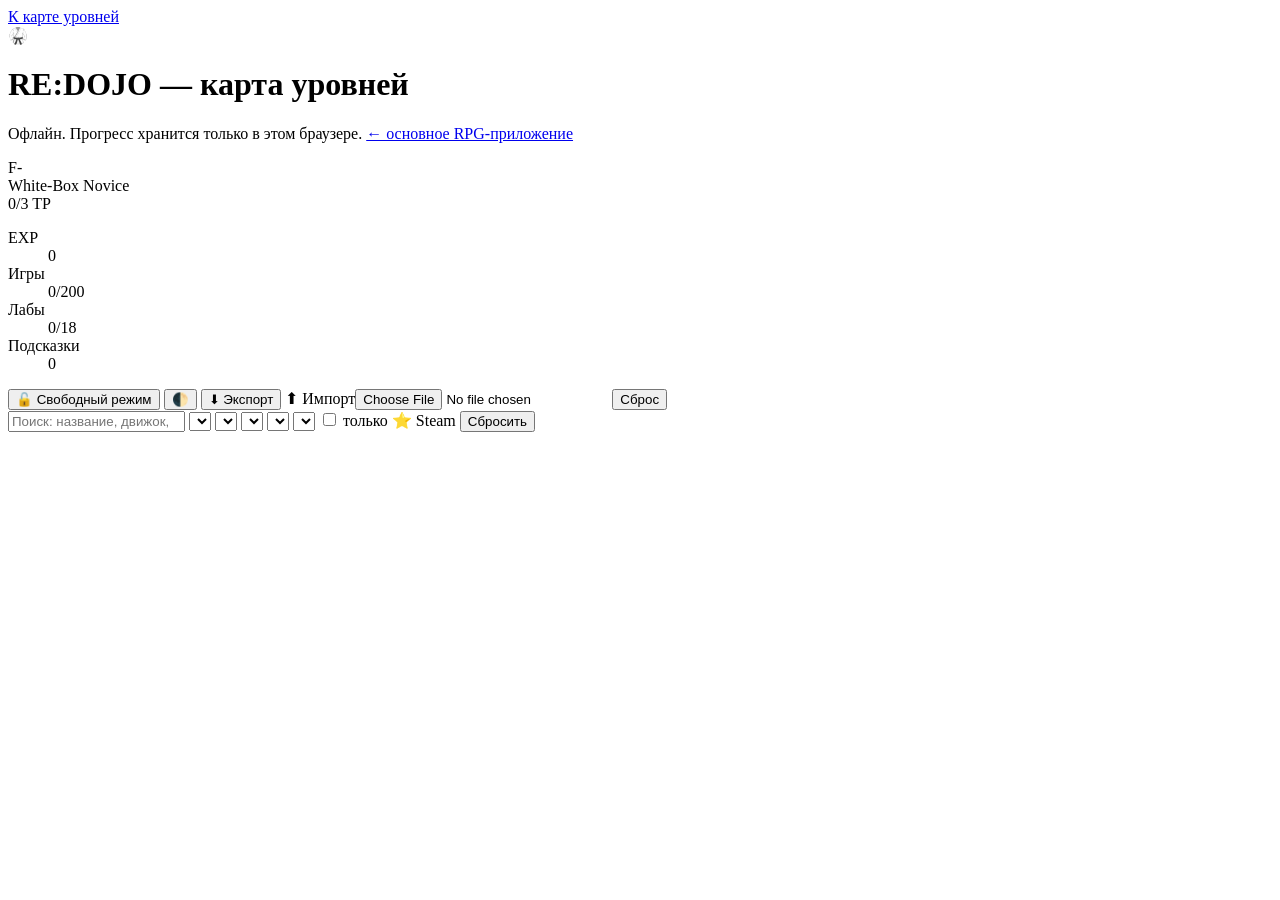
<file: Tools_and_Scripts/dojo_map/template.html>
<!doctype html>
<html lang="ru">
<head>
  <meta charset="utf-8" />
  <meta name="viewport" content="width=device-width, initial-scale=1" />
  <meta http-equiv="Content-Security-Policy" content="__CSP__" />
  <meta name="referrer" content="no-referrer" />
  <title>RE:DOJO Map</title>
  <link rel="icon" href="data:image/svg+xml,%3Csvg xmlns='http://www.w3.org/2000/svg' viewBox='0 0 100 100'%3E%3Ctext y='.9em' font-size='90'%3E%F0%9F%A5%8B%3C/text%3E%3C/svg%3E" />
  <style>__STYLE__</style>
</head>
<body>
  <a class="skip" href="#map">К карте уровней</a>
  <header class="top">
    <div class="brand">
      <span class="logo" aria-hidden="true">🥋</span>
      <div>
        <h1>RE:DOJO — карта уровней</h1>
        <p class="sub">Офлайн. Прогресс хранится только в этом браузере. <a href="index.html">← основное RPG-приложение</a></p>
      </div>
    </div>
    <section class="card" aria-label="Персонаж">
      <div class="rank">
        <span class="rank-code" id="rankCode">F-</span>
        <div>
          <div class="rank-title" id="rankTitle">White-Box Novice</div>
          <div class="tp" aria-label="Очки тира">
            <div class="tp-bar"><div class="tp-fill" id="tpFill"></div></div>
            <span id="tpText">0/3 TP</span>
          </div>
        </div>
      </div>
      <dl class="stats">
        <div><dt>EXP</dt><dd id="statExp">0</dd></div>
        <div><dt>Игры</dt><dd id="statGames">0/200</dd></div>
        <div><dt>Лабы</dt><dd id="statLabs">0/18</dd></div>
        <div><dt>Подсказки</dt><dd id="statHints">0</dd></div>
      </dl>
      <div class="actions">
        <button type="button" id="btnFree" class="btn" aria-pressed="false" title="Открывает все уровни без учёта ранга">🔓 Свободный режим</button>
        <button type="button" id="btnTheme" class="btn" title="Тема">🌓</button>
        <button type="button" id="btnExport" class="btn" title="Скачать прогресс как JSON-файл">⬇ Экспорт</button>
        <label class="btn" title="Загрузить прогресс из JSON-файла">⬆ Импорт<input type="file" id="fileImport" accept="application/json,.json" class="visually-hidden" /></label>
        <button type="button" id="btnReset" class="btn danger">Сброс</button>
      </div>
    </section>
  </header>

  <form class="filters" id="filters" role="search" aria-label="Фильтры">
    <input type="search" id="fSearch" placeholder="Поиск: название, движок, что искать…" aria-label="Поиск" autocomplete="off" />
    <select id="fEngine" aria-label="Движок"></select>
    <select id="fArch" aria-label="Архитектура"></select>
    <select id="fDiff" aria-label="Сложность"></select>
    <select id="fTech" aria-label="Техника"></select>
    <select id="fStatus" aria-label="Статус"></select>
    <label class="chk"><input type="checkbox" id="fSteam" /> только ⭐ Steam</label>
    <button type="reset" class="btn" id="btnClear">Сбросить</button>
    <output id="shownCount" class="count" aria-live="polite"></output>
  </form>

  <div class="layout">
    <main id="map" class="map-wrap" tabindex="-1" aria-label="Карта уровней по тирам">
      <svg id="edges" class="edges" aria-hidden="true">
        <defs><marker id="arrow" viewBox="0 0 10 10" refX="9" refY="5" markerWidth="7" markerHeight="7" orient="auto-start-reverse"><path d="M0,0 L10,5 L0,10 z" class="arrow-head" /></marker></defs>
        <g id="edgeLayer"></g>
      </svg>
      <div id="bands"></div>
    </main>
    <aside id="panel" class="panel" aria-labelledby="pTitle" hidden>
      <button type="button" class="close" id="btnClose" aria-label="Закрыть">✕</button>
      <div id="panelBody"></div>
    </aside>
  </div>

  <div id="toast" class="toast" role="status" aria-live="polite"></div>
  <script type="application/json" id="dojo-data">__DATA__</script>
  <script>__SCRIPT__</script>
</body>
</html>
</file>
